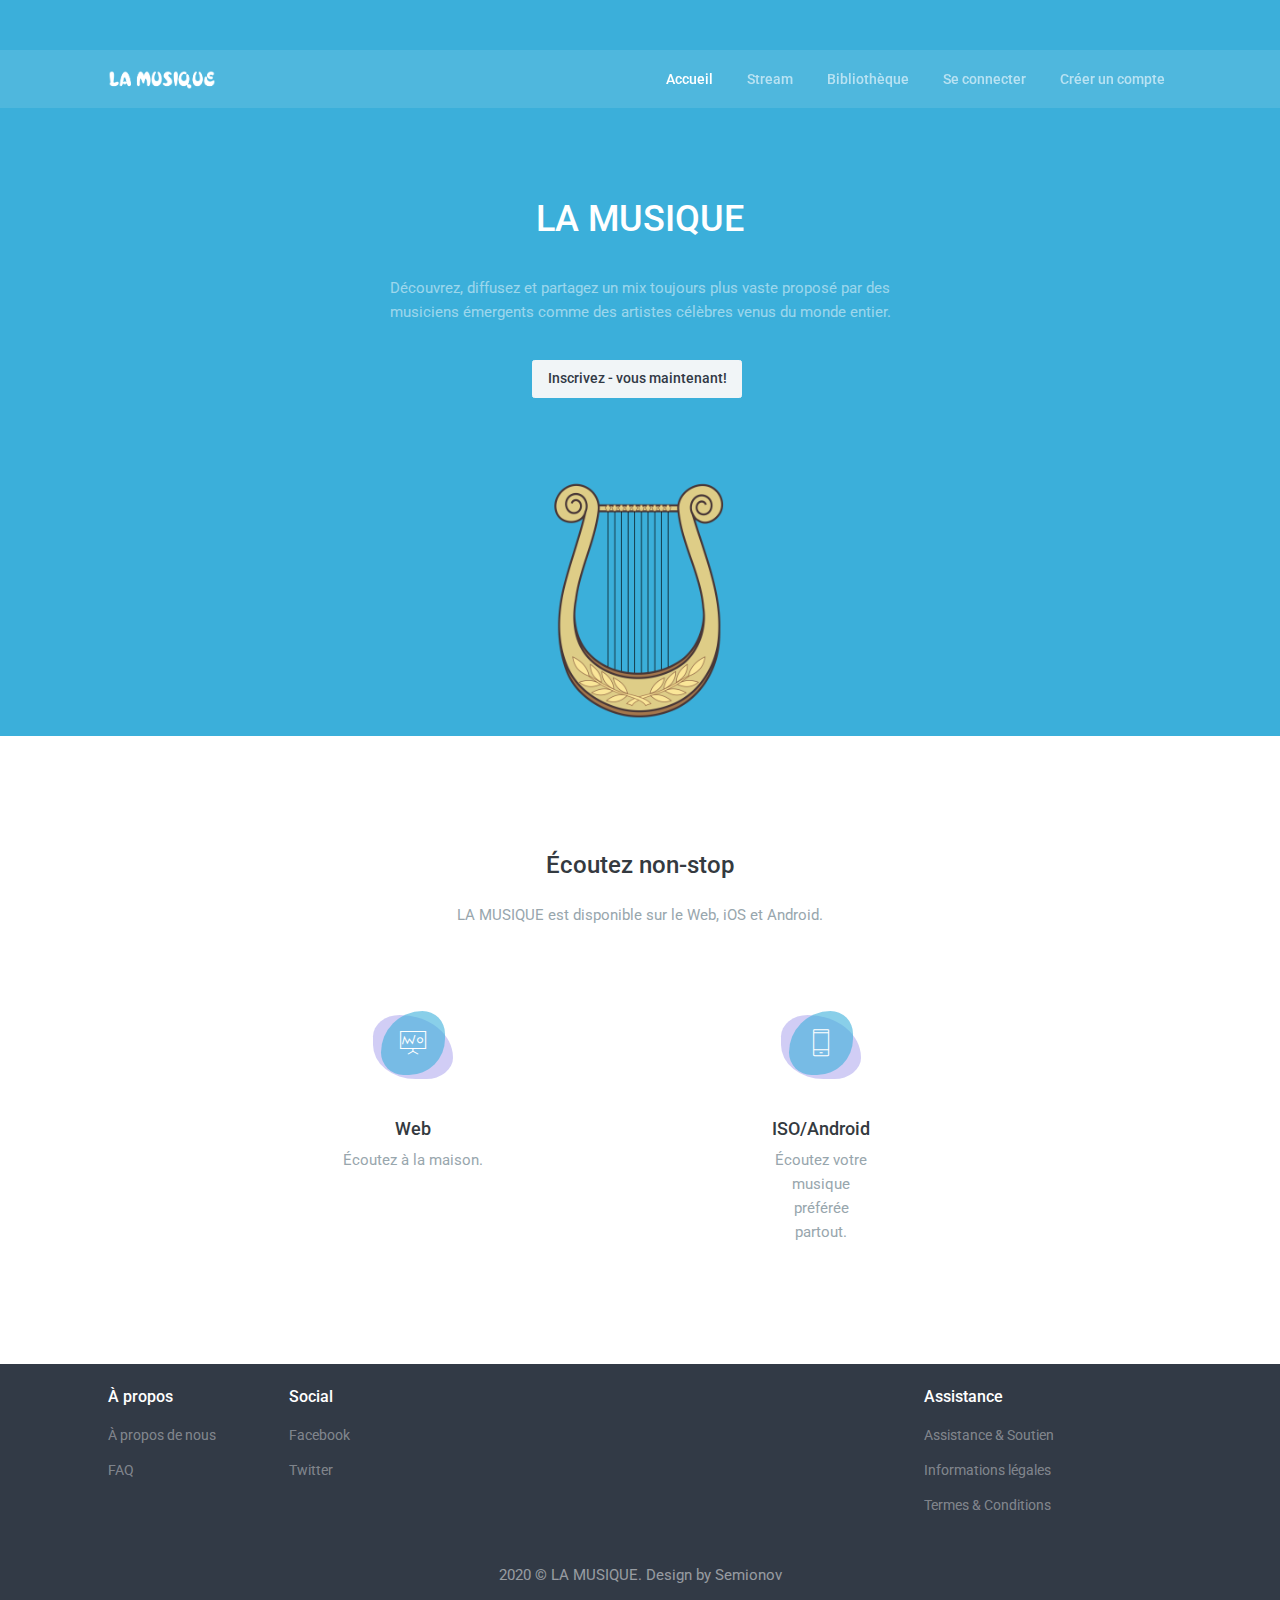
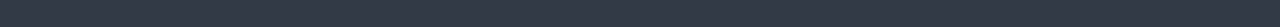
<file: tw/index.html>
<!DOCTYPE html>
<html>

    <head>
       
        <title>LA MUSIQUE</title>
        <meta name="viewport" content="width=device-width, initial-scale=1.0">
        <meta content="Pour tout" name="description" />
        <meta content="Coderthemes" name="author" />
        <meta http-equiv="X-UA-Compatible" content="IE=edge" />

        <!-- App favicon -->
        <link rel="shortcut icon" href="images/favicon.ico">

        <!-- Bootstrap core CSS -->
        <link rel="stylesheet" href="css/bootstrap.min.css" type="text/css">

        <!--Material Icon -->
        <link rel="stylesheet" type="text/css" href="css/materialdesignicons.min.css" />

        <!--pe-icon-7 Icon -->
        <link rel="stylesheet" type="text/css" href="css/pe-icon-7-stroke.css" />

        <!-- Custom  css -->
        <link rel="stylesheet" type="text/css" href="css/style.css" />

    </head>

    <body>

        <header class="sticky">
            

            <!--Navbar Start-->
            <nav class="navbar navbar-expand-lg fixed-top navbar-custom" id="navbar">
                <div class="container-fluid">
                    <!-- LOGO -->
                    <a class="logo text-uppercase" href="index.html">

                        <img src="images/logo-light-4.png" alt="" class="logo-light" height="20" />
                        <img src="images/logo-dark-2.png" alt="" class="logo-dark" height="20" />
                    </a>

                    <button class="navbar-toggler" type="button" data-toggle="collapse" data-target="#navbarCollapse" aria-controls="navbarCollapse" aria-expanded="false" aria-label="Toggle navigation">
                        <i class="mdi mdi-menu"></i>
                    </button>
                    <div class="collapse navbar-collapse" id="navbarCollapse">
                        <ul class="navbar-nav ml-auto navbar-center" id="mySidenav">
                            <li class="nav-item active">
                                <a href="index.html" class="nav-link">Accueil</a>
                            </li>
                            <li class="nav-item">
                                <a href="new-pages-stream.html" class="nav-link">Stream</a>
                            </li>
                            <li class="nav-item">
                                <a href="new-pages-library.html" class="nav-link">Bibliothèque</a>
                            </li>
                            <li class="nav-item">
                                <a href="pages-login.html" class="nav-link">Se connecter</a>
                            </li>
                            <li class="nav-item">
                                <a href="pages-register.html" class="nav-link">Créer un compte</a>
                            </li>
                        </ul>
                    </div>
                </div>
            </nav>
            <!-- Navbar End -->
        </header>

        <!-- home start -->
        <section class="bg-home bg-primary" id="home">
            <div class="container-fluid">
                <div class="row justify-content-center">
                    <div class="col-lg-6">
                        <div class="home-content text-center mb-4">
                            <h1 class="home-title mb-4 text-white">LA MUSIQUE</h1>
                            <p class="text-white-50 home-desc mb-4">Découvrez, diffusez et partagez un mix toujours plus vaste proposé par des musiciens émergents comme des artistes célèbres venus du monde entier.</p>
                            <div>
                                <a href="pages-register.html" class="btn btn-light mr-1 mb-4">Inscrivez - vous maintenant!</a>
                             </div>
                        </div>
                    </div>
                </div>   
                <!-- end row -->

                <div class="row justify-content-center">
                    <div class="col-lg-7">
                        <div class="home-img">
                            <img src="images/home.png" width = "200" height = "100" alt="" class="img-fluid mx-auto d-block">
                        </div>
                    </div>
                </div>
                <!-- end row -->
            </div>
            <!-- end container-fluid -->
        </section>
        <!-- home end -->

        <!-- services start -->
        <section class="section" id="services">
            <div class="container-fluid">
                <div class="row justify-content-center">
                    <div class="col-lg-7">
                        <div class="title text-center my-4">
                            <h3 class="mb-3">Écoutez non-stop</h3>
                            <p class="text-muted">LA MUSIQUE est disponible sur le Web, iOS et Android.</p>
                        </div>
                    </div>
                </div>
                <!-- end row -->
                <div class="row">
                    <div class="col-lg-2w col-sm-7">
                        <div class="services-box text-center mt-3 p-3">
                            <div class="services-icon mb-3">
                                <i class="pe-7s-display1 h2 mt-0"></i>
                            </div>
                            <h4>Web</h4>
                            <p class="text-muted">Écoutez à la maison.</p>
                        </div>
                    </div>
                    <div class="col-lg-2 col-sm-3">
                        <div class="services-box text-center mt-3 p-3">
                            <div class="services-icon mb-3">
                                <i class="pe-7s-phone h2 mt-0"></i>
                            </div>
                            <h4>ISO/Android</h4>
                            <p class="text-muted">Écoutez votre musique préférée partout.</p>
                        </div>
                    </div>
                </div>
                <!-- end row -->
            </div>
            <!-- end container-fluid -->
        </section>
        <!-- services end -->

        <!-- footer start -->
        <footer class="bg-dark footer text-white">
            <div class="container-fluid">
                <div class="row">
                    <div class="col-sm-2">
                        <h5 class="footer-title text-white mt-3 mb-2">À propos</h5>
                        <ul class="list-unstyled footer-list">
                            <li><a href="about.html">À propos de nous</a></li>
                            <li><a href="faq.html">FAQ</a></li>
                        </ul>
                    </div>
                    <div class="col-sm-7">
                        <h5 class="footer-title text-white mt-3 mb-2">Social</h5>
                        <ul class="list-unstyled footer-list">
                            <li><a href="">Facebook</a></li>
                            <li><a href="">Twitter</a></li>
                        </ul>
                    </div>
                    <div class="col-sm-3">
                        <h5 class="footer-title text-white mt-3 mb-2">Assistance</h5>
                        <ul class="list-unstyled footer-list">
                            <li><a href="contact.html">Assistance & Soutien</a></li>
                            <li><a href="">Informations légales</a></li>
                            <li><a href="">Termes & Conditions</a></li>
                        </ul>
                    </div>
                </div>
                <!-- end row -->
                <div class="row">
                    <div class="col-lg-12">
                        <div class="py-3">
                            <div class="text-center">
                                <p class="text-white-50">2020 © LA MUSIQUE. Design by <a href="" target="_blank" class="text-white-50">Semionov</a> </p>
                            </div>
                        </div>
                    </div>
                </div>
                <!-- end row -->
            </div>
            <!-- container-fluid end -->
        </footer>
        <!-- footer end -->

        <!-- javascript -->
        <script src="js/jquery.min.js"></script>
        <script src="js/bootstrap.bundle.min.js"></script>
        <script src="js/jquery.easing.min.js"></script>

        <!-- custom js -->
        <script src="js/app.js"></script>
    </body>

</html>
</file>
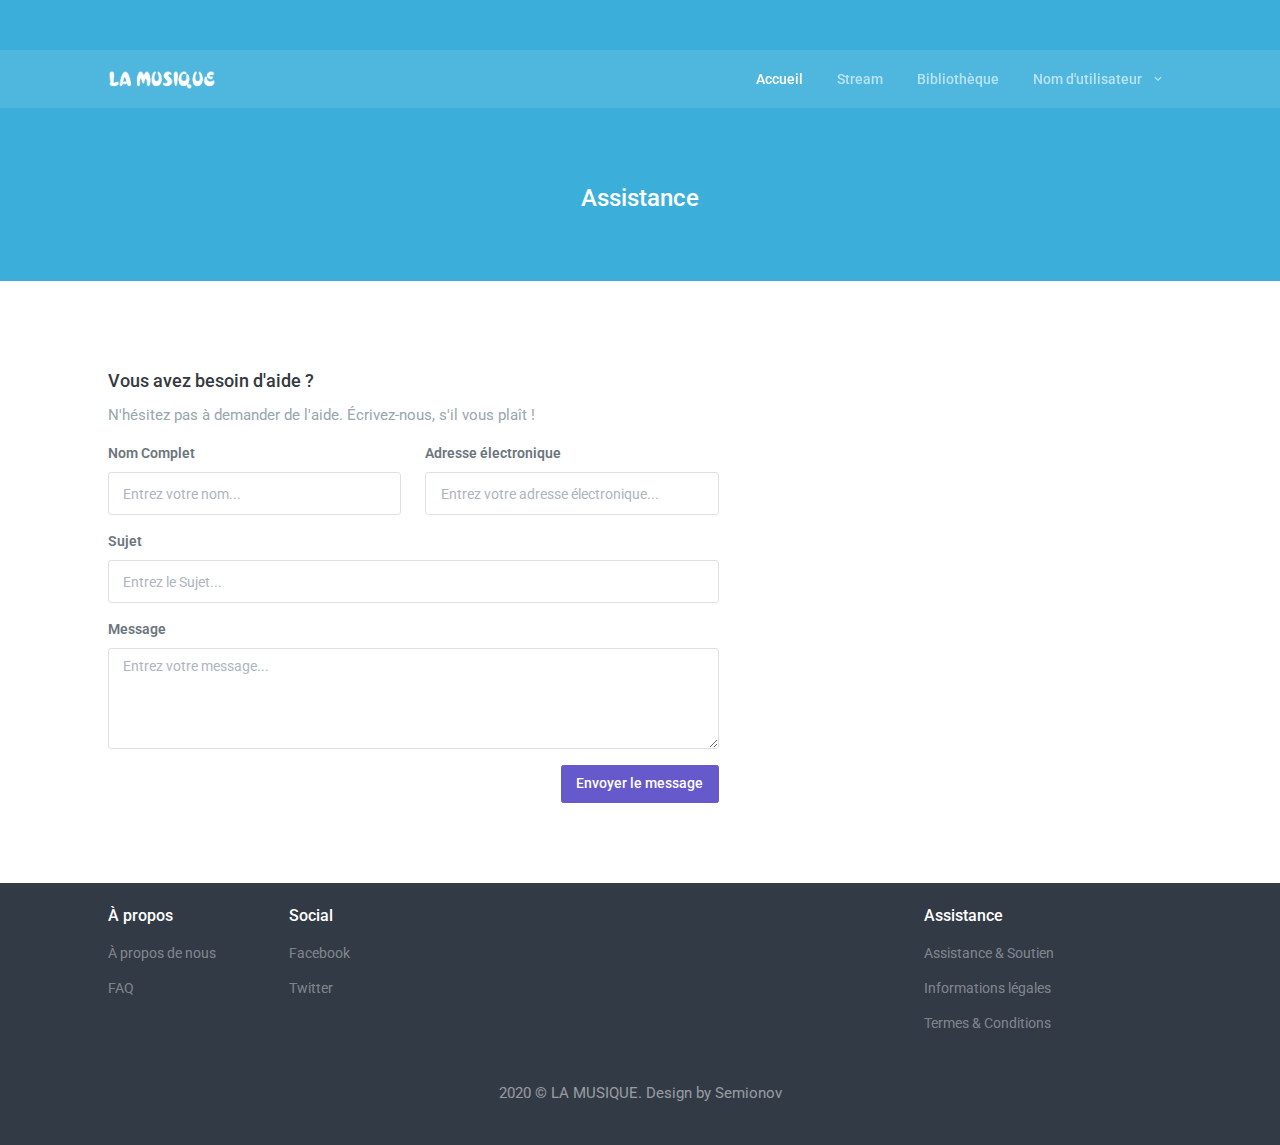
<file: tw/contact.html>
<!DOCTYPE html>
<html>

    <head>
        <meta charset="utf-8" />
        <title>LA MUSIQUE</title>
        <meta name="viewport" content="width=device-width, initial-scale=1.0">
        <meta content="A fully featured admin theme which can be used to build CRM, CMS, etc." name="description" />
        <meta content="Coderthemes" name="author" />
        <meta http-equiv="X-UA-Compatible" content="IE=edge" />

        <!-- App favicon -->
        <link rel="shortcut icon" href="images/favicon.ico">

        <!-- Bootstrap core CSS -->
        <link rel="stylesheet" href="css/bootstrap.min.css" type="text/css">

        <!--Material Icon -->
        <link rel="stylesheet" type="text/css" href="css/materialdesignicons.min.css" />

        <!--pe-icon-7 Icon -->
        <link rel="stylesheet" type="text/css" href="css/pe-icon-7-stroke.css" />

        <!-- Custom  css -->
        <link rel="stylesheet" type="text/css" href="css/style.css" />

    </head>

    <body>

        <header class="sticky">
            

            <!--Navbar Start-->
            <nav class="navbar navbar-expand-lg fixed-top navbar-custom" id="navbar">
                <div class="container-fluid">
                    <!-- LOGO -->
                    <a class="logo text-uppercase" href="index.html">
                        <img src="images/logo-light-4.png" alt="" class="logo-light" height="20" />
                        <img src="images/logo-dark-2.png" alt="" class="logo-dark" height="20" />
                    </a>

                    <button class="navbar-toggler" type="button" data-toggle="collapse" data-target="#navbarCollapse" aria-controls="navbarCollapse" aria-expanded="false" aria-label="Toggle navigation">
                        <i class="mdi mdi-menu"></i>
                    </button>
                    <div class="collapse navbar-collapse" id="navbarCollapse">
                        <ul class="navbar-nav ml-auto navbar-center" id="mySidenav">
                            <li class="nav-item active">
                                <a href="index.html" class="nav-link">Accueil</a>
                            </li>
                            <li class="nav-item">
                                <a href="new-pages-stream.html" class="nav-link">Stream</a>
                            </li>
                            <li class="nav-item">
                                <a href="new-pages-library.html" class="nav-link">Bibliothèque</a>
                            </li>
                            <li class="nav-item">
                                <div class="dropdown">
                                    <a class="nav-link dropdown-toggle arrow-none" href="" role="button" data-toggle="dropdown" aria-haspopup="true" aria-expanded="false">
                                             Nom d'utilisateur <i class="mdi mdi-chevron-down ml-1"></i>
                                    </a>
                                    <div class="dropdown-menu dropdown-menu-right">
                                        <a class="dropdown-item" href="profile.html">Profil</a>
                                        <a class="dropdown-item" href="favourite.html">Favoris</a>
                                        <a class="dropdown-item" href="following.html">Abonnements</a>
                                        <a class="dropdown-item" href="parameters.html">Paramètres</a>
                                        <div class="dropdown-divider"></div>
                                        <a class="dropdown-item" href="pages-logout.html">Se déconnecter</a>
                                    </div>                                                               
                                </div>
                            </li>
                        </ul>
                    </div>
                </div>
            </nav>
            <!-- Navbar End -->
        </header>

        <!-- title start -->
        <section class="page-header-box bg-primary">
            <div class="container-fluid">
                <div class="row">
                    <div class="col-lg-12">
                        <div class="text-center">
                            <h3 class="page-header-title text-white">Assistance</h3>
                        </div>
                    </div>
                </div> <!--end row-->
            </div> <!--end container-->
        </section>
        <!-- title end -->

        <!-- contact start -->
        <section class="section">
            <div class="container-fluid">
                
                <!-- end row -->

                <div class="row">
                    
                    <div class="col-lg-7">
                                <h4 class="mb-2">Vous avez besoin d'aide ?</h4>
                                    <p class="text-muted"> N'hésitez pas à demander de l'aide. Écrivez-nous, s'il vous plaît ! </p>
                        <div class="custom-form bg-white">
                            <div id="message"></div>
                            <form method="post" action="php/contact.php" name="contact-form" id="contact-form">
                                <div class="row">
                                    <div class="col-lg-6">
                                        <div class="form-group">
                                            <label for="name">Nom Complet</label>
                                            <input name="name" id="name" type="text" class="form-control" placeholder="Entrez votre nom...">
                                        </div>
                                    </div>
                                    <div class="col-lg-6">
                                        <div class="form-group">
                                            <label for="email">Adresse électronique</label>
                                            <input name="email" id="email" type="email" class="form-control" placeholder="Entrez votre adresse électronique...">
                                        </div>
                                    </div>
                                </div>
                                <!-- end row -->

                                <div class="row">
                                    <div class="col-lg-12">
                                        <div class="form-group">
                                            <label for="subject">Sujet</label>
                                            <input name="subject" id="subject" type="text" class="form-control" placeholder="Entrez le Sujet...">
                                        </div>
                                    </div>
                                </div>
                                <!-- end row -->

                                <div class="row">
                                    <div class="col-lg-12">
                                        <div class="form-group">
                                            <label for="comments">Message</label>
                                            <textarea name="comments" id="comments" rows="4" class="form-control" placeholder="Entrez votre message..."></textarea>
                                        </div>
                                    </div>
                                </div>
                                <!-- end row -->

                                <div class="row">
                                    <div class="col-lg-12 text-right">
                                        <input type="submit" id="submit" name="send" class="submitBnt btn btn-purple" value="Envoyer le message">
                                        <div id="simple-msg"></div>
                                    </div>
                                </div>
                                <!-- end row -->
                            </form>
                        </div>
                        <!-- end custom-form -->
        
        
                    </div>
                </div>
            </div>
            <!-- end container-fluid -->
        </section>
        <!-- contact end -->
    

        <!-- footer start -->
        <footer class="bg-dark footer text-white">
            <div class="container-fluid">
                <div class="row">
                    <div class="col-sm-2">
                        <h5 class="footer-title text-white mt-3 mb-2">À propos</h5>
                        <ul class="list-unstyled footer-list">
                            <li><a href="about.html">À propos de nous</a></li>
                            <li><a href="faq.html">FAQ</a></li>
                        </ul>
                    </div>
                    <div class="col-sm-7">
                        <h5 class="footer-title text-white mt-3 mb-2">Social</h5>
                        <ul class="list-unstyled footer-list">
                            <li><a href="">Facebook</a></li>
                            <li><a href="">Twitter</a></li>
                        </ul>
                    </div>
                    <div class="col-sm-3">
                        <h5 class="footer-title text-white mt-3 mb-2">Assistance</h5>
                        <ul class="list-unstyled footer-list">
                            <li><a href="contact.html">Assistance & Soutien</a></li>
                            <li><a href="">Informations légales</a></li>
                            <li><a href="">Termes & Conditions</a></li>
                        </ul>
                    </div>
                </div>
                <!-- end row -->
                <div class="row">
                    <div class="col-lg-12">
                        <div class="py-3">
                            <div class="text-center">
                                <p class="text-white-50">2020 © LA MUSIQUE. Design by <a href="" target="_blank" class="text-white-50">Semionov</a> </p>
                            </div>
                        </div>
                    </div>
                </div>
                <!-- end row -->
            </div>
            <!-- container-fluid end -->
        </footer>
        <!-- footer end -->
    
        
        <!-- javascript -->
        <script src="js/jquery.min.js"></script>
        <script src="js/bootstrap.bundle.min.js"></script>
        <script src="js/jquery.easing.min.js"></script>

        <!-- custom js -->
        <script src="js/app.js"></script>
    </body>

</html>
</file>
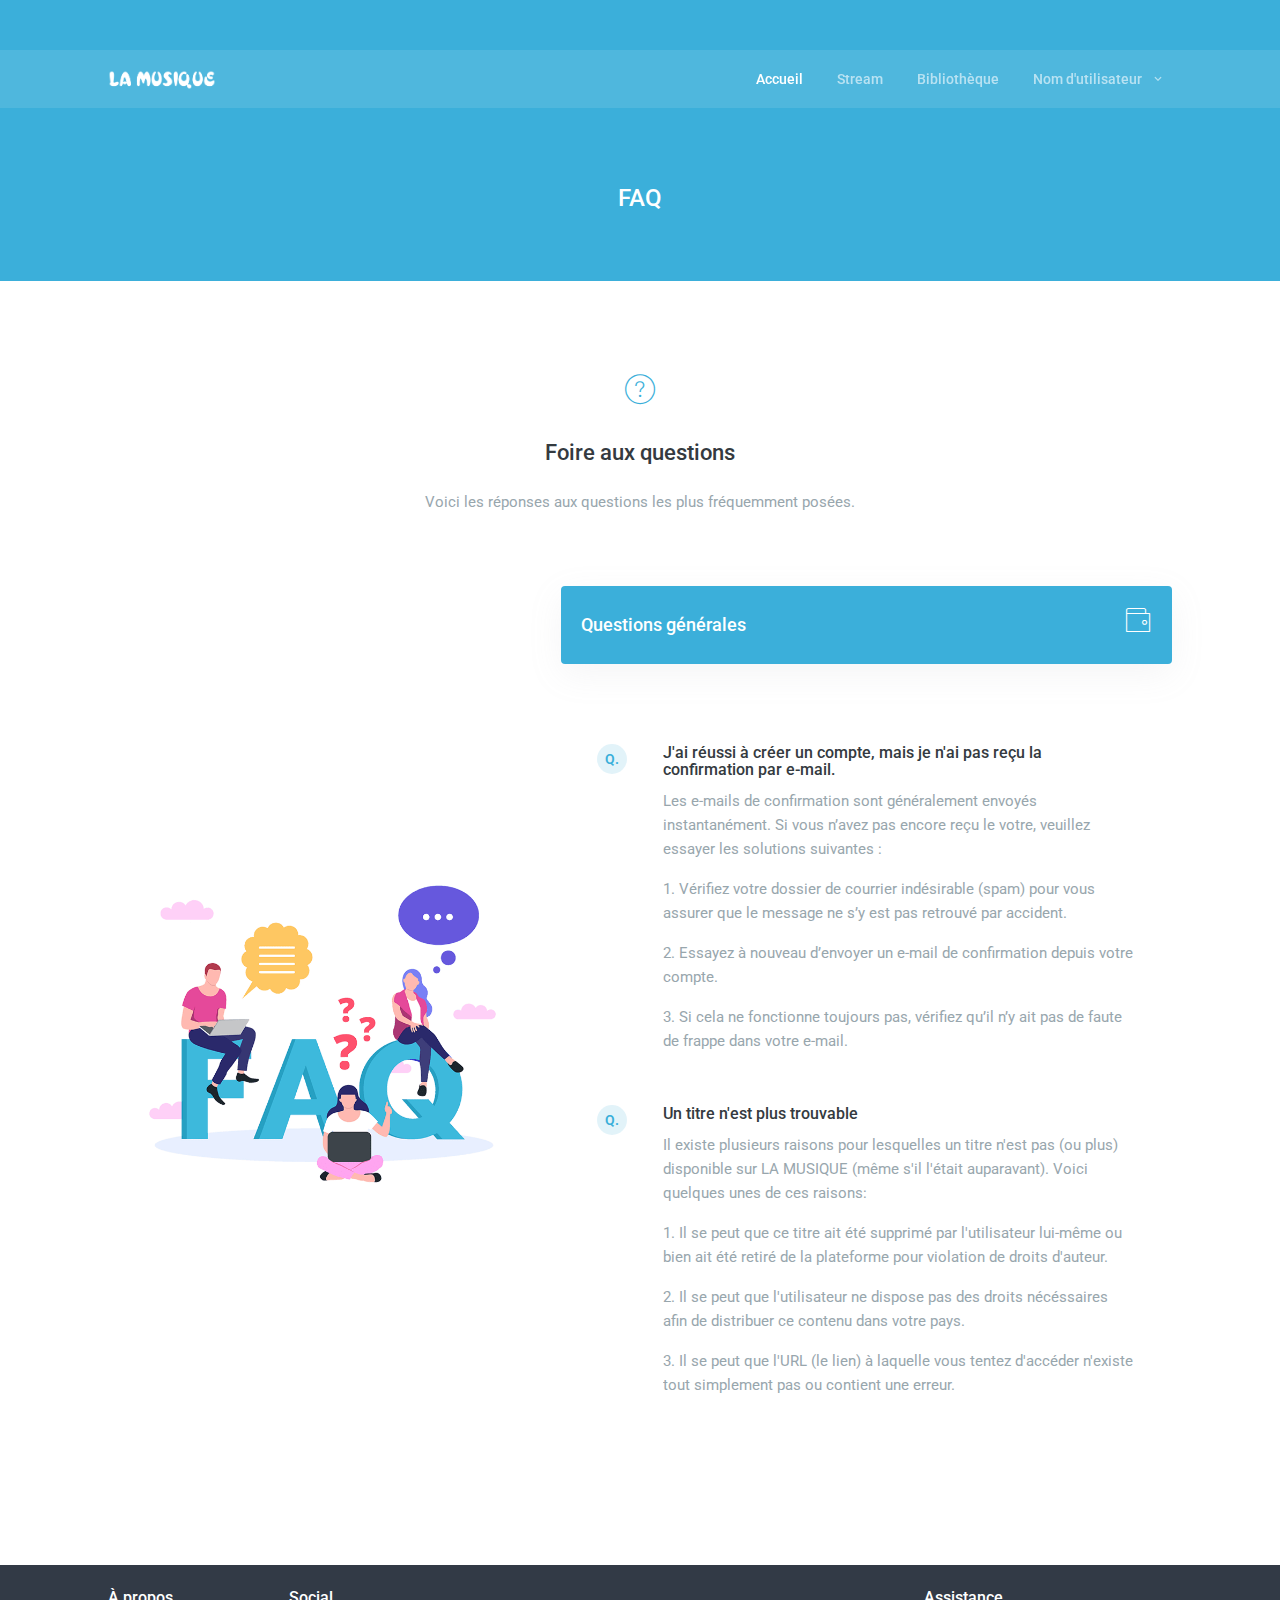
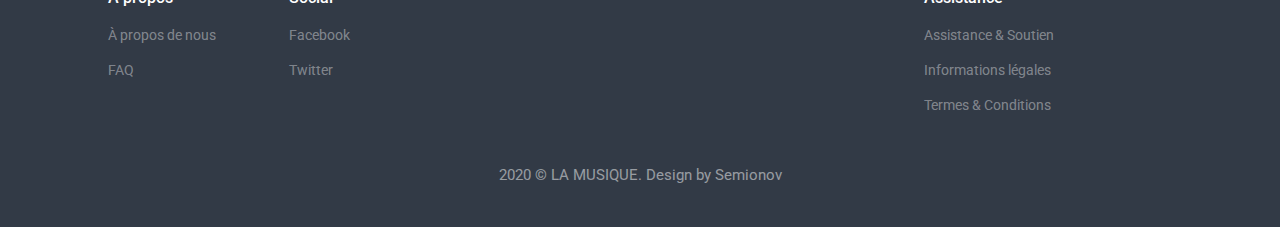
<file: tw/faq.html>
<!DOCTYPE html>
<html>

    <head>
        <meta charset="utf-8" />
        <title>LA MUSIQUE</title>
        <meta name="viewport" content="width=device-width, initial-scale=1.0">
        <meta content="A fully featured admin theme which can be used to build CRM, CMS, etc." name="description" />
        <meta content="Coderthemes" name="author" />
        <meta http-equiv="X-UA-Compatible" content="IE=edge" />

        <!-- App favicon -->
        <link rel="shortcut icon" href="images/favicon.ico">

        <!-- Bootstrap core CSS -->
        <link rel="stylesheet" href="css/bootstrap.min.css" type="text/css">

        <!--Material Icon -->
        <link rel="stylesheet" type="text/css" href="css/materialdesignicons.min.css" />

        <!--pe-icon-7 Icon -->
        <link rel="stylesheet" type="text/css" href="css/pe-icon-7-stroke.css" />

        <!-- Custom  css -->
        <link rel="stylesheet" type="text/css" href="css/style.css" />

    </head>

    <body>

        <header class="sticky">
            

            <!--Navbar Start-->
            <nav class="navbar navbar-expand-lg fixed-top navbar-custom" id="navbar">
                <div class="container-fluid">
                    <!-- LOGO -->
                    <a class="logo text-uppercase" href="index.html">
                        <img src="images/logo-light-4.png" alt="" class="logo-light" height="20" />
                        <img src="images/logo-dark-2.png" alt="" class="logo-dark" height="20" />
                    </a>

                    <button class="navbar-toggler" type="button" data-toggle="collapse" data-target="#navbarCollapse" aria-controls="navbarCollapse" aria-expanded="false" aria-label="Toggle navigation">
                        <i class="mdi mdi-menu"></i>
                    </button>
                    <div class="collapse navbar-collapse" id="navbarCollapse">
                        <ul class="navbar-nav ml-auto navbar-center" id="mySidenav">
                            <li class="nav-item active">
                                <a href="index.html" class="nav-link">Accueil</a>
                            </li>
                            <li class="nav-item">
                                <a href="new-pages-stream.html" class="nav-link">Stream</a>
                            </li>
                            <li class="nav-item">
                                <a href="new-pages-library.html" class="nav-link">Bibliothèque</a>
                            </li>
                            <li class="nav-item">
                                <div class="dropdown">
                                    <a class="nav-link dropdown-toggle arrow-none" href="" role="button" data-toggle="dropdown" aria-haspopup="true" aria-expanded="false">
                                             Nom d'utilisateur <i class="mdi mdi-chevron-down ml-1"></i>
                                    </a>
                                    <div class="dropdown-menu dropdown-menu-right">
                                        <a class="dropdown-item" href="profile.html">Profil</a>
                                        <a class="dropdown-item" href="favourite.html">Favoris</a>
                                        <a class="dropdown-item" href="following.html">Abonnements</a>
                                        <a class="dropdown-item" href="parameters.html">Paramètres</a>
                                        <div class="dropdown-divider"></div>
                                        <a class="dropdown-item" href="pages-logout.html">Se déconnecter</a>
                                    </div>                                                               
                                </div>
                            </li>
                        </ul>
                    </div>
                </div>
            </nav>
            <!-- Navbar End -->
        </header>

        <!-- title start -->
        <section class="page-header-box bg-primary">
            <div class="container-fluid">
                <div class="row">
                    <div class="col-lg-12">
                        <div class="text-center">
                            <h3 class="page-header-title text-white">FAQ</h3>
                        </div>
                    </div>
                </div> <!--end row-->
            </div> <!--end container-->
        </section>
        <!-- title end -->

        

        <!-- faq start -->
        <section class="section" id="faq">
            <div class="container-fluid">
                <div class="row justify-content-center">
                    <div class="col-lg-6">
                        <div class="title text-center mb-5">
                            <i class="pe-7s-help1 h1 text-primary mb-3"></i>
                            <h3 class="font-22 mb-3"> Foire aux questions </h3>
                            <p class="text-muted">Voici les réponses aux questions les plus fréquemment posées.</p>
                        </div>
                    </div>
                </div>
                <!-- end row -->

                <div class="row align-items-center">
                    <div class="col-lg-5">
                        <div>
                            <img src="images/faq-img.png" alt="" class="img-fluid mx-auto d-block">
                        </div>
                    </div>

                    <div class="col-lg-7">
                        <ul class="nav nav-pills faq-nav-tabs nav-justified mb-3" id="pills-tab" role="tablist">
                            <li class="nav-item text-sm-left">
                                <a class="nav-link active" id="pills-general-tab" data-toggle="pill" href="#pills-general" role="tab" aria-controls="pills-general" aria-selected="true">
                                    <div class="clearfix">
                                        <i class="pe-7s-wallet text-purple float-md-right text-md-center h2 m-0"></i>
                                        <h4 class="mr-2 d-none d-sm-inline-block"> Questions générales </h4>
                                    </div>
                                </a>
                            </li>
                            
                        </ul>
                        <div class="tab-content faq-tab-content" id="pills-tabContent">
                            <div class="tab-pane fade show active" id="pills-general" role="tabpanel" aria-labelledby="pills-general-tab">
                                <div class="row">
                                    <div class="col-lg-12">
                                        <div class="p-4">
                                            <div class="faq-box mb-4">
                                                <div class="faq-question-q-box float-left mr-4">Q.</div>
                                                <div class="overflow-hidden">
                                                    <h5 class="font-16 mt-0">J'ai réussi à créer un compte, mais je n'ai pas reçu la confirmation par e-mail. </h5>
                                                    <p class="text-muted">Les e-mails de confirmation sont généralement envoyés instantanément. Si vous n’avez pas encore reçu le votre, veuillez essayer les solutions suivantes :</p>
                                                    <p class="text-muted">1. Vérifiez votre dossier de courrier indésirable (spam) pour vous assurer que le message ne s’y est pas retrouvé par accident.</p>
                                                    <p class="text-muted">2.  Essayez à nouveau d’envoyer un e-mail de confirmation depuis votre compte.</p>
                                                    <p class="text-muted">3.  Si cela ne fonctionne toujours pas, vérifiez qu’il n’y ait pas de faute de frappe dans votre e-mail.</p>
                                                </div>
                                            </div>

                                            <div class="faq-box mb-4">
                                                <div class="faq-question-q-box float-left mr-4">Q.</div>
                                                <div class="overflow-hidden">
                                                    <h5 class="font-16 mt-0">Un titre n'est plus trouvable</h5>
                                                    <p class="text-muted"> Il existe plusieurs raisons pour lesquelles un titre n'est pas (ou plus) disponible sur LA MUSIQUE (même s'il l'était auparavant). Voici quelques unes de ces raisons:</p>
                                                    <p class="text-muted">1. Il se peut que ce titre ait été supprimé par l'utilisateur lui-même ou bien ait été retiré de la plateforme pour violation de droits d'auteur.</p>
                                                    <p class="text-muted">2. Il se peut que l'utilisateur ne dispose pas des droits nécéssaires afin de distribuer ce contenu dans votre pays.</p>
                                                    <p class="text-muted">3. Il se peut que l'URL (le lien) à laquelle vous tentez d'accéder n'existe tout simplement pas ou contient une erreur.</p>
                                                </div>
                                            </div>
                                        </div>
                                    </div>
                                </div>
                                <!-- end row -->
                            </div>
                            
                            <!-- end tab-pane -->
                        </div>
                    </div>
                </div>
                <!-- end row -->

            </div>
            <!-- end container-fluid -->
        </section>
        <!-- faq end -->

        <!-- footer start -->
        <footer class="bg-dark footer text-white">
            <div class="container-fluid">
                <div class="row">
                    <div class="col-sm-2">
                        <h5 class="footer-title text-white mt-3 mb-2">À propos</h5>
                        <ul class="list-unstyled footer-list">
                            <li><a href="about.html">À propos de nous</a></li>
                            <li><a href="faq.html">FAQ</a></li>
                        </ul>
                    </div>
                    <div class="col-sm-7">
                        <h5 class="footer-title text-white mt-3 mb-2">Social</h5>
                        <ul class="list-unstyled footer-list">
                            <li><a href="">Facebook</a></li>
                            <li><a href="">Twitter</a></li>
                        </ul>
                    </div>
                    <div class="col-sm-3">
                        <h5 class="footer-title text-white mt-3 mb-2">Assistance</h5>
                        <ul class="list-unstyled footer-list">
                            <li><a href="contact.html">Assistance & Soutien</a></li>
                            <li><a href="">Informations légales</a></li>
                            <li><a href="">Termes & Conditions</a></li>
                        </ul>
                    </div>
                </div>
                <!-- end row -->
                <div class="row">
                    <div class="col-lg-12">
                        <div class="py-3">
                            <div class="text-center">
                                <p class="text-white-50">2020 © LA MUSIQUE. Design by <a href="" target="_blank" class="text-white-50">Semionov</a> </p>
                            </div>
                        </div>
                    </div>
                </div>
                <!-- end row -->
            </div>
            <!-- container-fluid end -->
        </footer>
        <!-- footer end -->

        <!-- javascript -->
        <script src="js/jquery.min.js"></script>
        <script src="js/bootstrap.bundle.min.js"></script>
        <script src="js/jquery.easing.min.js"></script>

        <!-- custom js -->
        <script src="js/app.js"></script>
    </body>

</html>
</file>
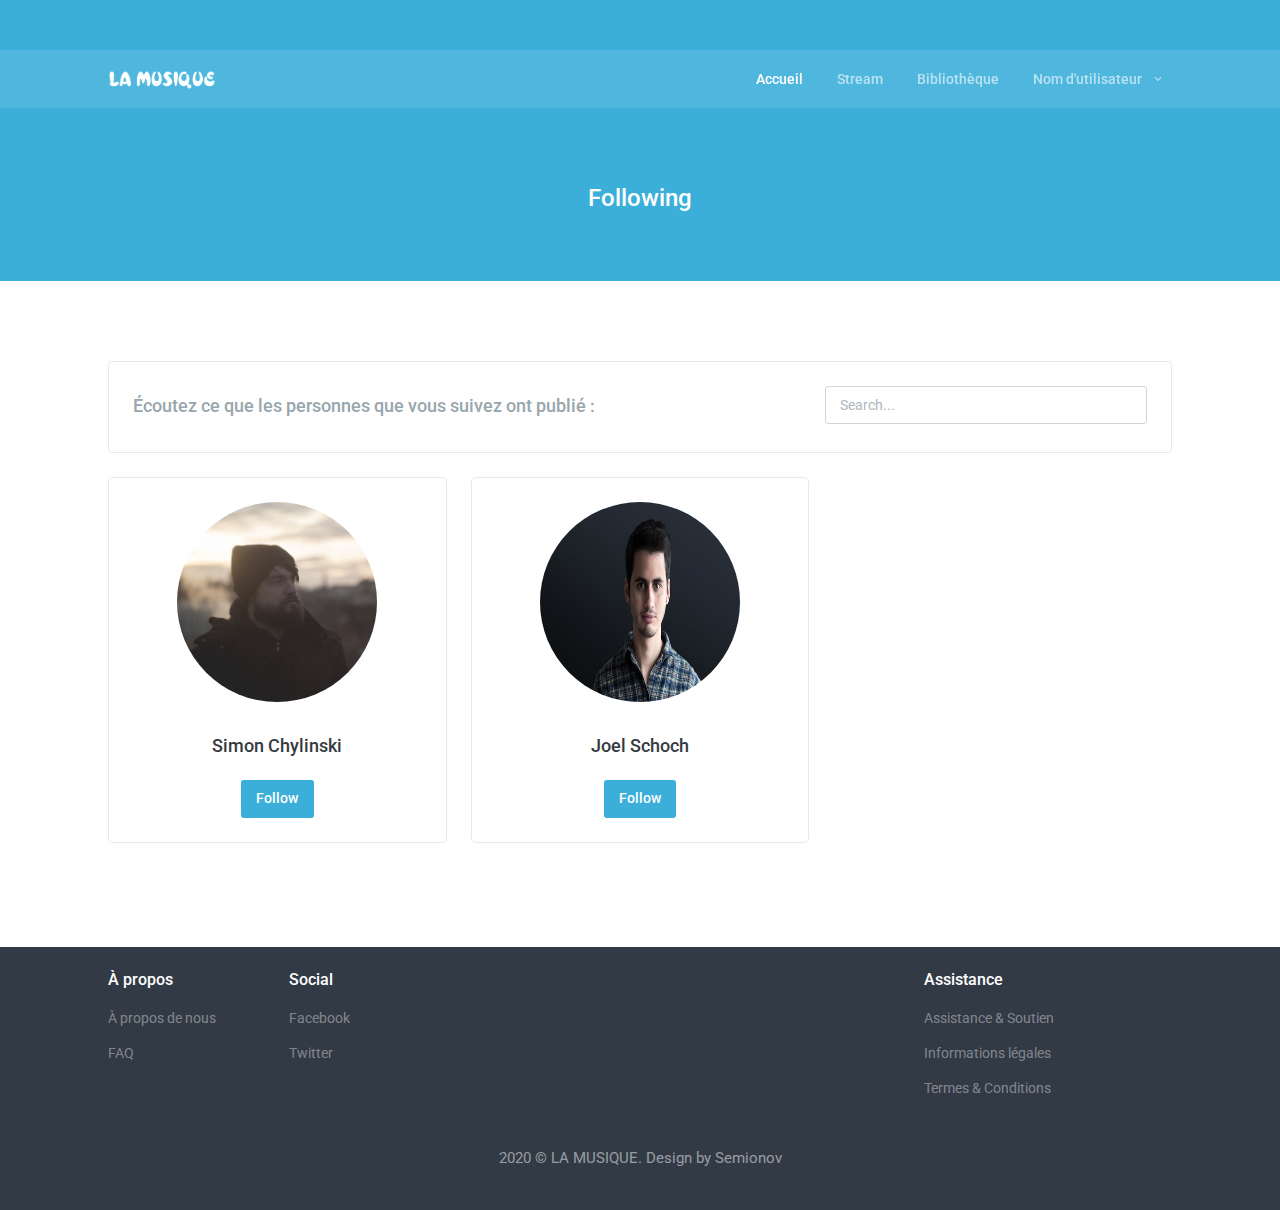
<file: tw/following.html>
<!DOCTYPE html>
<html>

    <head>
        <meta charset="utf-8" />
        <title>LA MUSIQUE</title>
        <meta name="viewport" content="width=device-width, initial-scale=1.0">
        <meta content="A fully featured admin theme which can be used to build CRM, CMS, etc." name="description" />
        <meta content="Coderthemes" name="author" />
        <meta http-equiv="X-UA-Compatible" content="IE=edge" />

        <!-- App favicon -->
        <link rel="shortcut icon" href="images/favicon.ico">

        <!-- Bootstrap core CSS -->
        <link rel="stylesheet" href="css/bootstrap.min.css" type="text/css">

        <!--Material Icon -->
        <link rel="stylesheet" type="text/css" href="css/materialdesignicons.min.css" />

        <!--pe-icon-7 Icon -->
        <link rel="stylesheet" type="text/css" href="css/pe-icon-7-stroke.css" />

        <!-- Custom  css -->
        <link rel="stylesheet" type="text/css" href="css/style.css" />

    </head>

    <body>

        <header class="sticky">
            

            <!--Navbar Start-->
            <nav class="navbar navbar-expand-lg fixed-top navbar-custom" id="navbar">
                <div class="container-fluid">
                    <!-- LOGO -->
                    <a class="logo text-uppercase" href="index.html">
                        <img src="images/logo-light-4.png" alt="" class="logo-light" height="20" />
                        <img src="images/logo-dark-2.png" alt="" class="logo-dark" height="20" />
                    </a>

                    <button class="navbar-toggler" type="button" data-toggle="collapse" data-target="#navbarCollapse" aria-controls="navbarCollapse" aria-expanded="false" aria-label="Toggle navigation">
                        <i class="mdi mdi-menu"></i>
                    </button>
                    <div class="collapse navbar-collapse" id="navbarCollapse">
                        <ul class="navbar-nav ml-auto navbar-center" id="mySidenav">
                            <li class="nav-item active">
                                <a href="index.html" class="nav-link">Accueil</a>
                            </li>
                            <li class="nav-item">
                                <a href="new-pages-stream.html" class="nav-link">Stream</a>
                            </li>
                            <li class="nav-item">
                                <a href="new-pages-library.html" class="nav-link">Bibliothèque</a>
                            </li>
                            <li class="nav-item">
                                <div class="dropdown">
                                    <a class="nav-link dropdown-toggle arrow-none" href="" role="button" data-toggle="dropdown" aria-haspopup="true" aria-expanded="false">
                                             Nom d'utilisateur <i class="mdi mdi-chevron-down ml-1"></i>
                                    </a>
                                    <div class="dropdown-menu dropdown-menu-right">
                                        <a class="dropdown-item" href="profile.html">Profil</a>
                                        <a class="dropdown-item" href="favourite.html">Favoris</a>
                                        <a class="dropdown-item" href="following.html">Abonnements</a>
                                        <a class="dropdown-item" href="parameters.html">Paramètres</a>
                                        <div class="dropdown-divider"></div>
                                        <a class="dropdown-item" href="pages-logout.html">Se déconnecter</a>
                                    </div>                                                               
                                </div>
                            </li>
                        </ul>
                    </div>
                </div>
            </nav>
            <!-- Navbar End -->
        </header>

        <!-- title start -->
        <section class="page-header-box bg-primary">
            <div class="container-fluid">
                <div class="row">
                    <div class="col-lg-12">
                        <div class="text-center">
                            <h3 class="page-header-title text-white">Following</h3>
                        </div>
                    </div>
                </div> <!--end row-->
            </div> <!--end container-->
        </section>
        <!-- title end -->

        

         <div class="section">
            <div class="container-fluid">
                <div class="row">
                    <div class="col-12">
                        <div class="card-box">
                            <div class="row">
                                <div class="col-lg-8">
                                    <form class="form-inline">
                                        <div class="form-group">
                                            <h4 class="text-muted mb-2"> Écoutez ce que les personnes que vous suivez ont publié : </h4>   
                                        </div>   
                                    </form>
                                </div>
                                <div class="col-lg-4">
                                 <label for="inputPassword2" class="sr-only">Search</label>
                                            <input type="search" class="form-control" id="inputPassword2" placeholder="Search...">   
                                </div><!-- end col-->
                            </div> <!-- end row -->
                        </div> <!-- end card-box -->
                    </div><!-- end col-->
                </div>
                <div class="row">
                    <div class="col-md-4">
                        <div class="card-box">
                            <div class="text-center">
                                <img src="images/Simon Chylinski.jpg" alt="logo" class="avatar-xl rounded-circle mb-3" height="200" width="200">
                                <h4 class="mb-3">Simon Chylinski</h4>   
                            </div>    

                            <div class="text-center">
                                <a href="" class="btn btn-primary">Follow</a>
                            </div>

                            <div id="company-1" class="text-center"></div>

                        </div>
                    </div><!-- end col -->

                    <div class="col-md-4">
                        <div class="card-box">
                            <div class="text-center">
                                <img src="images/Joel Schoch.jpg" alt="logo" class="avatar-xl rounded-circle mb-3" height="200" width="200">
                                <h4 class="mb-3">Joel Schoch</h4>
                            </div>

                            

                            <div class="text-center">
                                <a href="" class="btn btn-primary">Follow</a>
                            </div>

                            

                            <div id="company-2" class="text-center"></div>

                        </div>
                    </div><!-- end col -->

                    
                </div>
                <!-- end row -->               
            </div> <!-- end container -->
        </div>

        <!-- footer start -->
        <footer class="bg-dark footer text-white">
            <div class="container-fluid">
                <div class="row">
                    <div class="col-sm-2">
                        <h5 class="footer-title text-white mt-3 mb-2">À propos</h5>
                        <ul class="list-unstyled footer-list">
                            <li><a href="about.html">À propos de nous</a></li>
                            <li><a href="faq.html">FAQ</a></li>
                        </ul>
                    </div>
                    <div class="col-sm-7">
                        <h5 class="footer-title text-white mt-3 mb-2">Social</h5>
                        <ul class="list-unstyled footer-list">
                            <li><a href="">Facebook</a></li>
                            <li><a href="">Twitter</a></li>
                        </ul>
                    </div>
                    <div class="col-sm-3">
                        <h5 class="footer-title text-white mt-3 mb-2">Assistance</h5>
                        <ul class="list-unstyled footer-list">
                            <li><a href="contact.html">Assistance & Soutien</a></li>
                            <li><a href="">Informations légales</a></li>
                            <li><a href="">Termes & Conditions</a></li>
                        </ul>
                    </div>
                </div>
                <!-- end row -->
                <div class="row">
                    <div class="col-lg-12">
                        <div class="py-3">
                            <div class="text-center">
                                <p class="text-white-50">2020 © LA MUSIQUE. Design by <a href="" target="_blank" class="text-white-50">Semionov</a> </p>
                            </div>
                        </div>
                    </div>
                </div>
                <!-- end row -->
            </div>
            <!-- container-fluid end -->
        </footer>
        <!-- footer end -->

        <!-- javascript -->
        <script src="js/jquery.min.js"></script>
        <script src="js/bootstrap.bundle.min.js"></script>
        <script src="js/jquery.easing.min.js"></script>

        <!-- custom js -->
        <script src="js/app.js"></script>
    </body>

</html>
</file>
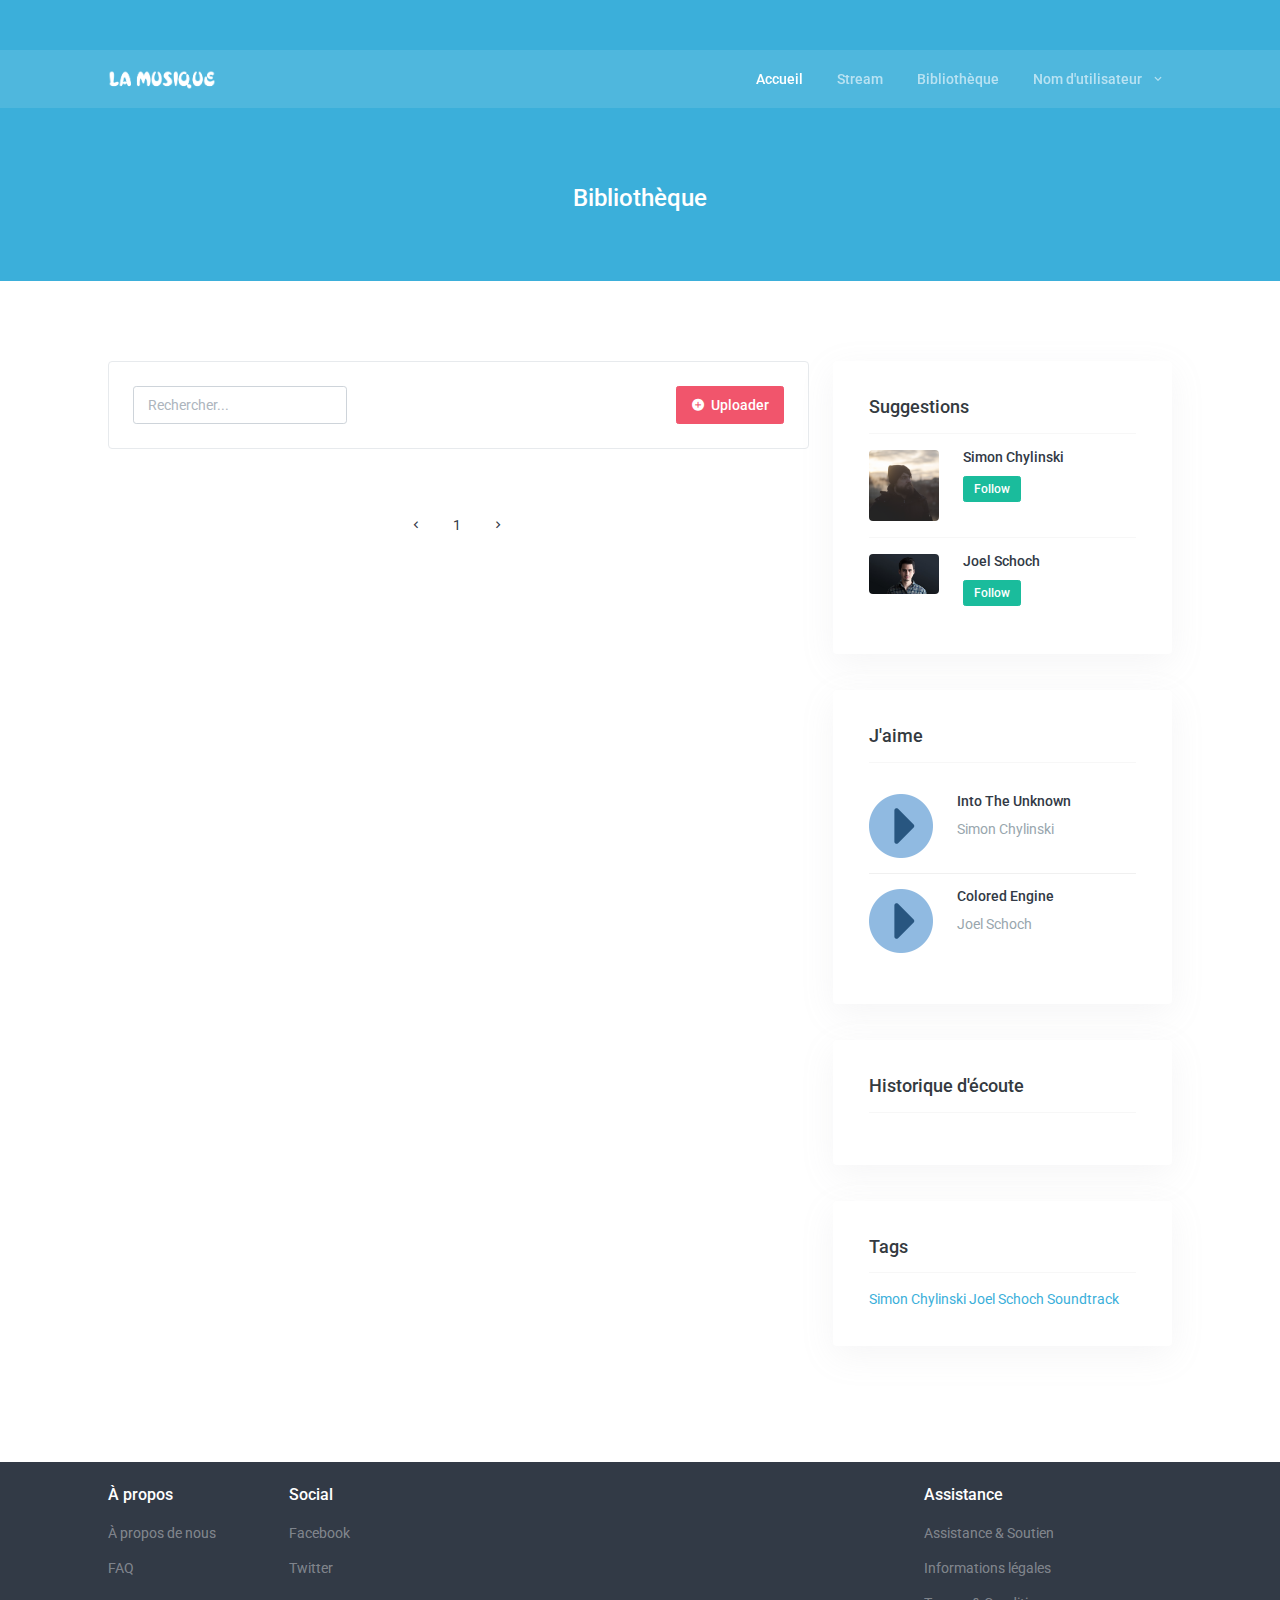
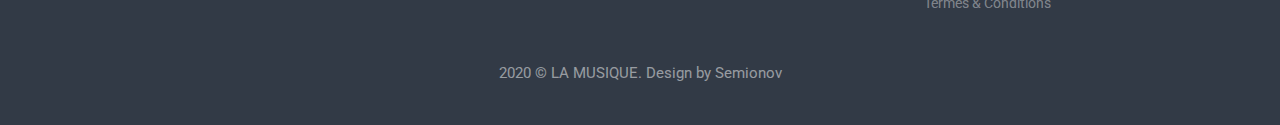
<file: tw/new-pages-library.html>
<!DOCTYPE html>
<html>

    <head>
        <meta charset="utf-8" />
        <title>LA MUSIQUE</title>
        <meta name="viewport" content="width=device-width, initial-scale=1.0">
        <meta content="A fully featured admin theme which can be used to build CRM, CMS, etc." name="description" />
        <meta content="Coderthemes" name="author" />
        <meta http-equiv="X-UA-Compatible" content="IE=edge" />

        <!-- App favicon -->
        <link rel="shortcut icon" href="images/favicon.ico">

        <!-- Bootstrap core CSS -->
        <link rel="stylesheet" href="css/bootstrap.min.css" type="text/css">

        <!--Material Icon -->
        <link rel="stylesheet" type="text/css" href="css/materialdesignicons.min.css" />

        <!--pe-icon-7 Icon -->
        <link rel="stylesheet" type="text/css" href="css/pe-icon-7-stroke.css" />

        <!-- Custom  css -->
        <link rel="stylesheet" type="text/css" href="css/style.css" />

        <link href="assets/css/icons.min.css" rel="stylesheet" type="text/css" />

    </head>

    <body>

        <header class="sticky">
            

            <!--Navbar Start-->
            <nav class="navbar navbar-expand-lg fixed-top navbar-custom" id="navbar">
                <div class="container-fluid">
                    <!-- LOGO -->
                    <a class="logo text-uppercase" href="index.html">
                        <img src="images/logo-light-4.png" alt="" class="logo-light" height="20" />
                        <img src="images/logo-dark-2.png" alt="" class="logo-dark" height="20" />
                    </a>

                    <button class="navbar-toggler" type="button" data-toggle="collapse" data-target="#navbarCollapse" aria-controls="navbarCollapse" aria-expanded="false" aria-label="Toggle navigation">
                        <i class="mdi mdi-menu"></i>
                    </button>
                    <div class="collapse navbar-collapse" id="navbarCollapse">
                        <ul class="navbar-nav ml-auto navbar-center" id="mySidenav">
                            <li class="nav-item active">
                                <a href="index.html" class="nav-link">Accueil</a>
                            </li>
                            <li class="nav-item">
                                <a href="new-pages-stream.html" class="nav-link">Stream</a>
                            </li>
                            <li class="nav-item">
                                <a href="new-pages-library.html" class="nav-link">Bibliothèque</a>
                            </li>
                            <li class="nav-item">
                                <div class="dropdown">
                                    <a class="nav-link dropdown-toggle arrow-none" href="" role="button" data-toggle="dropdown" aria-haspopup="true" aria-expanded="false">
                                             Nom d'utilisateur <i class="mdi mdi-chevron-down ml-1"></i>
                                    </a>
                                    <div class="dropdown-menu dropdown-menu-right">
                                        <a class="dropdown-item" href="profile.html">Profil</a>
                                        <a class="dropdown-item" href="favourite.html">Favoris</a>
                                        <a class="dropdown-item" href="following.html">Abonnements</a>
                                        <a class="dropdown-item" href="parameters.html">Paramètres</a>
                                        <div class="dropdown-divider"></div>
                                        <a class="dropdown-item" href="pages-logout.html">Se déconnecter</a>
                                    </div>                                                               
                                </div>
                            </li>
                        </ul>
                    </div>
                </div>
            </nav>
            <!-- Navbar End -->
        </header>

        <!-- title start -->
        <section class="page-header-box bg-primary">
            <div class="container-fluid">
                <div class="row">
                    <div class="col-lg-12">
                        <div class="text-center">
                            <h3 class="page-header-title text-white">Bibliothèque</h3>
                        </div>
                    </div>
                </div> <!--end row-->
            </div> <!--end container-->
        </section>
        <!-- title end -->

        <!-- blog start -->
        <section class="section">
            <div class="container-fluid">
                <div class="row">
                    <div class="col-lg-8">
                        <div class="row">   
                            <div class="col-12">
                                <div class="card-box">
                                    <div class="row">
                                        <div class="col-lg-8">
                                            <form class="form-inline">
                                                <div class="form-group">
                                                    <label for="inputPassword2" class="sr-only">Rechercher</label>
                                                    <input type="search" class="form-control" id="inputPassword2" placeholder="Rechercher...">
                                                </div>   
                                            </form>
                                        </div>
                                        <div class="col-lg-4">
                                            <div class="text-lg-right mt-3 mt-lg-0">
                                                <a href="#custom-modal" class="btn btn-danger waves-effect waves-light" data-animation="fadein" data-plugin="custommodal" data-overlayColor="#38414a"><i class="mdi mdi-plus-circle mr-1"></i>Uploader</a>
                                            </div>
                                        </div><!-- end col-->
                                    </div> <!-- end row -->
                                </div> <!-- end card-box -->
                            </div><!-- end col-->
                        </div>
                         <!-- end row -->

                        <div class="row">
                            <div class="col-lg-12">
                                <div class="mt-4">
                                    <nav aria-label="Page navigation example">
                                        <ul class="pagination pagination-rounded justify-content-center">
                                            <li class="page-item">
                                                <a class="page-link" href="#">
                                                    <i class="mdi mdi-chevron-left"></i>  
                                                </a>
                                            </li>
                                            <li class="page-item"><a class="page-link" href="#">1</a></li>
                                            <li class="page-item">
                                                <a class="page-link" href="#">
                                                    <i class="mdi mdi-chevron-right"></i>  
                                                </a>
                                            </li>
                                        </ul>
                                    </nav>
                                </div>
                            </div>
                        </div>
                        <!-- end row -->
                    </div>

                    <div class="col-lg-4">
                        <div class="blog-right-sidebar">
                            <div class="widget widget-categories card mb-4">
                                <div class="p-4">
                                    <h4 class="widget-title mt-0">Suggestions</h4>
                                    <hr>
                                    <div>
                                    <div class="popular-post media">
                                            <img src="images/Simon Chylinski.jpg" class="img-fluid rounded mr-3" alt="" height="60" width="70">
                                            <div class="media-body">
                                              <h5 class="mt-0 font-14"><a href="#" class="text-dark">Simon Chylinski</a></h5>
                                              <button type="button" class="btn btn-success btn-xs waves-effect mb-2 waves-light">Follow</button>   
                                            </div>
                                    </div>
                                    <hr>
                                    <div class="popular-post media">
                                            <img src="images/Joel Schoch.jpg" class="img-fluid rounded mr-3" alt="" height="60" width="70">
                                            <div class="media-body">
                                              <h5 class="mt-0 font-14"><a href="#" class="text-dark">Joel Schoch</a></h5>
                                              <button type="button" class="btn btn-success btn-xs waves-effect mb-2 waves-light">Follow</button>   
                                            </div>
                                    </div>
                                </div>
                                </div>
                            </div>
                        
                            <div class="widget widget-popular-post card mb-4">
                                <div class="p-4">
                                    <h4 class="widget-title mt-0">J'aime</h4>
                                    <hr>
                                    <div class="popular-post media">
                                        <img src="images/play-button.png" class="img-fluid rounded mr-3" alt="" height="15" width="15">
                                        <div class="media-body">   
                                            <h5 class="mt-0 font-14"><a href="#" class="text-dark">Into The Unknown</a></h5>
                                                <span class="text-muted">Simon Chylinski</span>  
                                        </div>
                                    </div>
                                    <div class="popular-post media">
                                        <img src="images/play-button.png" class="img-fluid rounded mr-3" alt="" height="15" width="15">
                                        <div class="media-body">
                                            <h5 class="mt-0 font-14"><a href="#" class="text-dark">Colored Engine</a></h5>
                                            <span class="text-muted">Joel Schoch</span>  
                                        </div>
                                    </div>
                                </div>
                            </div>
                        </div>
                            
                            <div class="widget card mb-4">
                                <div class="p-4">
                                    <h4 class="widget-title mt-0">Historique d'écoute</h4>
                                    <hr>
                                    <ul class="list-unstyled mb-0">
                                        
                                    </ul>
                                </div>
                            </div>

                            <div class="widget widget-tag-cloud card mb-4">
                                <div class="p-4">
                                    <h4 class="widget-title mt-0">Tags</h5>
                                    <hr>
                                    <div class="tagcloud">
                                        <a href="#">Simon Chylinski</a>
                                        <a href="#">Joel Schoch</a>
                                        <a href="#">Soundtrack</a>
                                    </div>
                                </div>
                            </div>
                        </div>    
                    </div>

                </div>
                <!-- end row -->
            </div>
            <!-- end container-fluid -->
        </section>
        <!-- blog end -->
    

        <!-- footer start -->
        <footer class="bg-dark footer text-white">
            <div class="container-fluid">
                <div class="row">
                    <div class="col-sm-2">
                        <h5 class="footer-title text-white mt-3 mb-2">À propos</h5>
                        <ul class="list-unstyled footer-list">
                            <li><a href="about.html">À propos de nous</a></li>
                            <li><a href="faq.html">FAQ</a></li>
                        </ul>
                    </div>
                    <div class="col-sm-7">
                        <h5 class="footer-title text-white mt-3 mb-2">Social</h5>
                        <ul class="list-unstyled footer-list">
                            <li><a href="">Facebook</a></li>
                            <li><a href="">Twitter</a></li>
                        </ul>
                    </div>
                    <div class="col-sm-3">
                        <h5 class="footer-title text-white mt-3 mb-2">Assistance</h5>
                        <ul class="list-unstyled footer-list">
                            <li><a href="contact.html">Assistance & Soutien</a></li>
                            <li><a href="">Informations légales</a></li>
                            <li><a href="">Termes & Conditions</a></li>
                        </ul>
                    </div>
                </div>
                <!-- end row -->
                <div class="row">
                    <div class="col-lg-12">
                        <div class="py-3">
                            <div class="text-center">
                                <p class="text-white-50">2020 © LA MUSIQUE. Design by <a href="" target="_blank" class="text-white-50">Semionov</a> </p>
                            </div>
                        </div>
                    </div>
                </div>
                <!-- end row -->
            </div>
            <!-- container-fluid end -->
        </footer>
        <!-- footer end -->
    

        
        <!-- javascript -->
        <script src="js/jquery.min.js"></script>
        <script src="js/bootstrap.bundle.min.js"></script>
        <script src="js/jquery.easing.min.js"></script>

        <!-- custom js -->
        <script src="js/app.js"></script>
    </body>

</html>
</file>
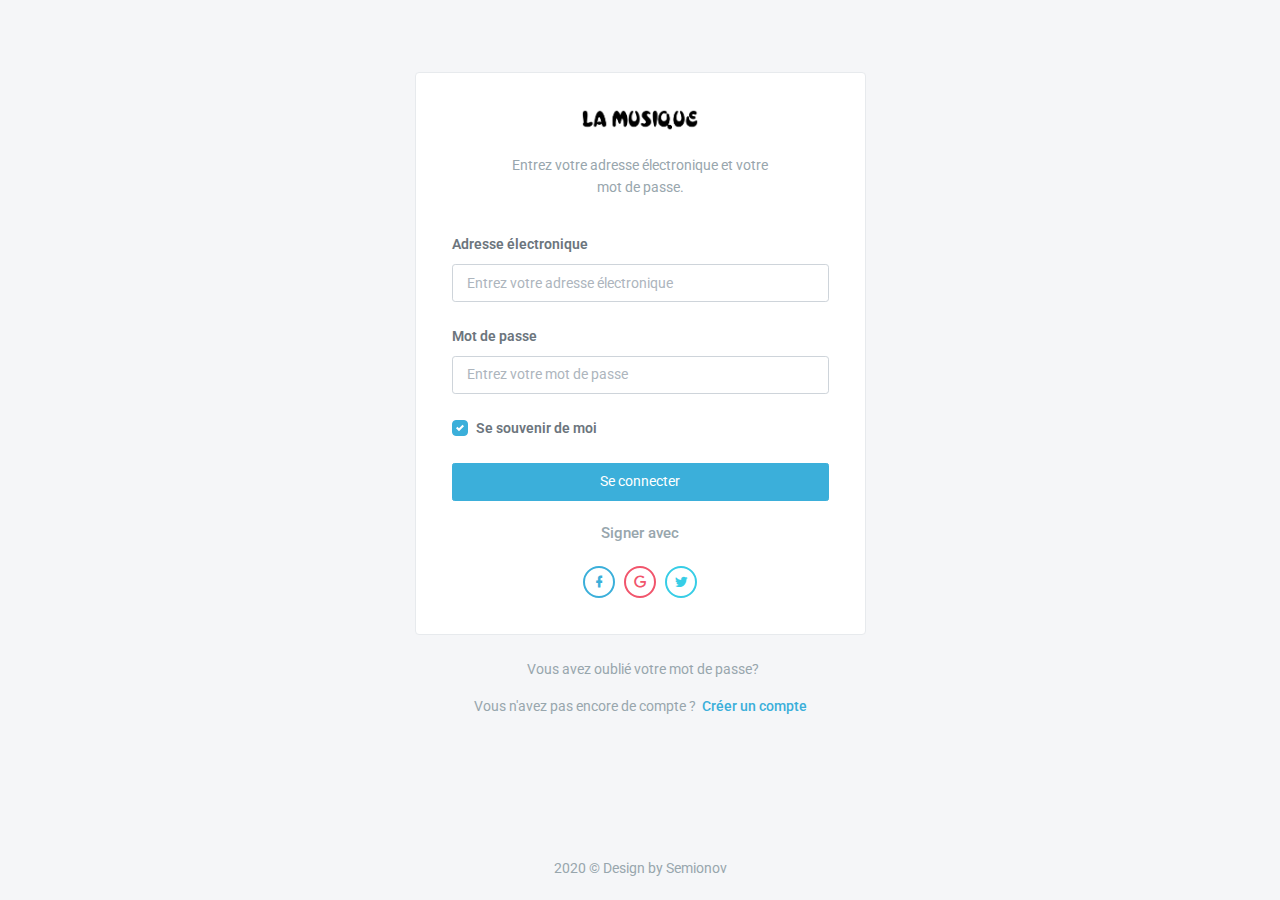
<file: tw/pages-login.html>
<!DOCTYPE html>
<html>
    <head>
        <meta charset="utf-8" />
        <title>Se connecter</title>
        <meta name="viewport" content="width=device-width, initial-scale=1.0">
        <meta content="A fully featured admin theme which can be used to build CRM, CMS, etc." name="description" />
        <meta content="Coderthemes" name="author" />
        <meta http-equiv="X-UA-Compatible" content="IE=edge" />
        <!-- App favicon -->
        <link rel="shortcut icon" href="assets/images/favicon.ico">

        <!-- App css -->
        <link href="assets/css/bootstrap.min.css" rel="stylesheet" type="text/css" />
        <link href="assets/css/icons.min.css" rel="stylesheet" type="text/css" />
        <link href="assets/css/app.min.css" rel="stylesheet" type="text/css" />

    </head>

    <body>

        <div class="account-pages mt-5 mb-5">
            <div class="container">
                <div class="row justify-content-center">
                    <div class="col-md-8 col-lg-6 col-xl-5">
                        <div class="card">

                            <div class="card-body p-4">
                                
                                <div class="text-center w-75 m-auto">
                                    <a href="index.html">
                                        <span><img src="assets/images/logo-dark-2.png" alt="" height="22"></span>
                                    </a>
                                    <p class="text-muted mb-4 mt-3">Entrez votre adresse électronique et votre mot de passe.</p>
                                </div>

                                <form action="#">

                                    <div class="form-group mb-3">
                                        <label for="emailaddress">Adresse électronique</label>
                                        <input class="form-control" type="email" id="emailaddress" required="" placeholder="Entrez votre adresse électronique">
                                    </div>

                                    <div class="form-group mb-3">
                                        <label for="password">Mot de passe</label>
                                        <input class="form-control" type="password" required="" id="password" placeholder="Entrez votre mot de passe">
                                    </div>

                                    <div class="form-group mb-3">
                                        <div class="custom-control custom-checkbox">
                                            <input type="checkbox" class="custom-control-input" id="checkbox-signin" checked>
                                            <label class="custom-control-label" for="checkbox-signin">Se souvenir de moi</label>
                                        </div>
                                    </div>

                                    <div class="form-group mb-0 text-center">
                                        <button class="btn btn-primary btn-block" type="submit"> Se connecter </button>
                                    </div>

                                </form>

                                <div class="text-center">
                                    <h5 class="mt-3 text-muted">Signer avec</h5>
                                    <ul class="social-list list-inline mt-3 mb-0">
                                        <li class="list-inline-item">
                                            <a href="javascript: void(0);" class="social-list-item border-primary text-primary"><i class="mdi mdi-facebook"></i></a>
                                        </li>
                                        <li class="list-inline-item">
                                            <a href="javascript: void(0);" class="social-list-item border-danger text-danger"><i class="mdi mdi-google"></i></a>
                                        </li>
                                        <li class="list-inline-item">
                                            <a href="javascript: void(0);" class="social-list-item border-info text-info"><i class="mdi mdi-twitter"></i></a>
                                        </li>
                                    </ul>
                                </div>

                            </div> <!-- end card-body -->
                        </div>
                        <!-- end card -->

                        <div class="row mt-3">
                            <div class="col-12 text-center">
                                <p> <a href="pages-recoverpw.html" class="text-muted ml-1">Vous avez oublié votre mot de passe?</a></p>
                                <p class="text-muted">Vous n'avez pas encore de compte ?<a href="pages-register.html" class="text-primary font-weight-medium ml-1">Créer un compte</a></p>
                            </div> <!-- end col -->
                        </div>
                        <!-- end row -->

                    </div> <!-- end col -->
                </div>
                <!-- end row -->
            </div>
            <!-- end container -->
        </div>
        <!-- end page -->


        <footer class="footer footer-alt">
            2020 &copy; Design by <a href="" class="text-muted">Semionov</a> 
        </footer>

        <!-- Vendor js -->
        <script src="assets/js/vendor.min.js"></script>

        <!-- App js -->
        <script src="assets/js/app.min.js"></script>
        
    </body>
</html>
</file>
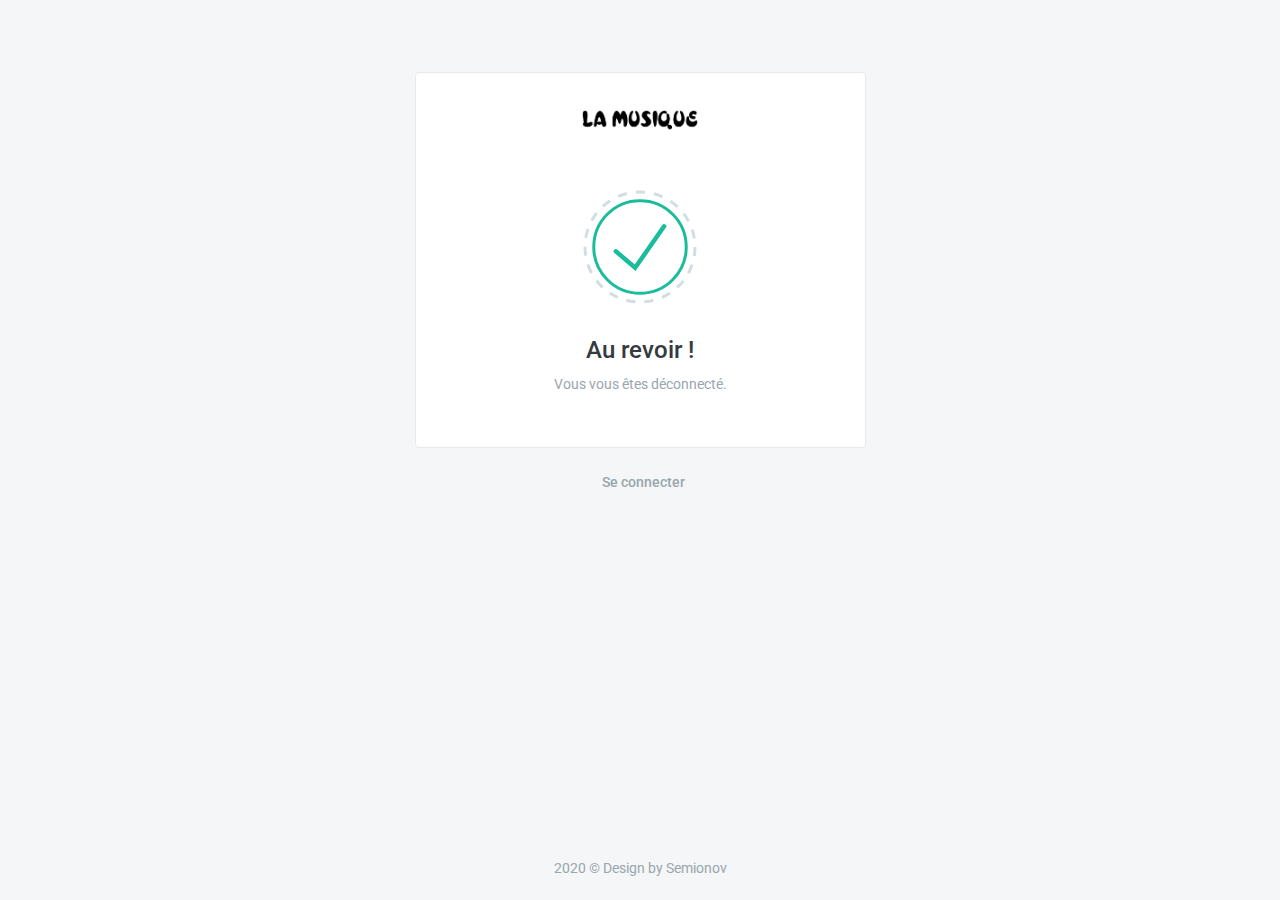
<file: tw/pages-logout.html>
<!DOCTYPE html>
<html>
    <head>
        <meta charset="utf-8" />
        <title>LA MUSIQUE</title>
        <meta name="viewport" content="width=device-width, initial-scale=1.0">
        <meta content="A fully featured admin theme which can be used to build CRM, CMS, etc." name="description" />
        <meta content="Coderthemes" name="author" />
        <meta http-equiv="X-UA-Compatible" content="IE=edge" />
        <!-- App favicon -->
        <link rel="shortcut icon" href="assets/images/favicon.ico">

        <!-- App css -->
        <link href="assets/css/bootstrap.min.css" rel="stylesheet" type="text/css" />
        <link href="assets/css/icons.min.css" rel="stylesheet" type="text/css" />
        <link href="assets/css/app.min.css" rel="stylesheet" type="text/css" />

    </head>

    <body>

        <div class="account-pages mt-5 mb-5">
            <div class="container">
                <div class="row justify-content-center">
                    <div class="col-md-8 col-lg-6 col-xl-5">
                        <div class="card">

                            <div class="card-body p-4">
                            
                                <div class="text-center w-75 m-auto">
                                    <a href="index.html">
                                        <span><img src="images/logo-dark-2.png" alt="" height="22"></span>
                                    </a>
                                </div>

                                <div class="text-center">
                                    <div class="mt-4">
                                        <div class="logout-checkmark">
                                                <svg version="1.1" id="Layer_1" xmlns="http://www.w3.org/2000/svg" xmlns:xlink="http://www.w3.org/1999/xlink" x="0px" y="0px" viewBox="0 0 161.2 161.2" enable-background="new 0 0 161.2 161.2" xml:space="preserve">
                                                <path class="logout-path" fill="none" stroke="#d1dee4" stroke-miterlimit="10" d="M425.9,52.1L425.9,52.1c-2.2-2.6-6-2.6-8.3-0.1l-42.7,46.2l-14.3-16.4
                                                    c-2.3-2.7-6.2-2.7-8.6-0.1c-1.9,2.1-2,5.6-0.1,7.7l17.6,20.3c0.2,0.3,0.4,0.6,0.6,0.9c1.8,2,4.4,2.5,6.6,1.4c0.7-0.3,1.4-0.8,2-1.5
                                                    c0.3-0.3,0.5-0.6,0.7-0.9l46.3-50.1C427.7,57.5,427.7,54.2,425.9,52.1z"></path>
                                                <circle class="logout-path" fill="none" stroke="#1abc9c" stroke-width="4" stroke-miterlimit="10" cx="80.6" cy="80.6" r="62.1"></circle>
                                                <polyline class="logout-path" fill="none" stroke="#1abc9c" stroke-width="6" stroke-linecap="round" stroke-miterlimit="10" points="113,52.8
                                                    74.1,108.4 48.2,86.4 "></polyline>

                                                <circle class="logout-spin" fill="none" stroke="#d1dee4" stroke-width="4" stroke-miterlimit="10" stroke-dasharray="12.2175,12.2175" cx="80.6" cy="80.6" r="73.9"></circle>

                                            </svg>

                                        </div>
                                    </div>

                                    <h3>Au revoir !</h3>

                                    <p class="text-muted"> Vous vous êtes déconnecté. </p>
                                </div>

                            </div> <!-- end card-body -->
                        </div>
                        <!-- end card -->

                        <div class="row mt-3">
                            <div class="col-12 text-center">
                                <p class="text-muted"> <a href="pages-login.html" class="text-muted font-weight-medium ml-1">Se connecter</a></p>
                            </div> <!-- end col -->
                        </div>
                        <!-- end row -->
        

                    </div> <!-- end col -->
                </div>
                <!-- end row -->
            </div>
            <!-- end container -->
        </div>
        <!-- end page -->


        <footer class="footer footer-alt">
            2020 &copy; Design by <a href="" class="text-muted">Semionov</a>
        </footer>

        <!-- Vendor js -->
        <script src="assets/js/vendor.min.js"></script>

        <!-- App js -->
        <script src="assets/js/app.min.js"></script>
        
    </body>
</html>
</file>
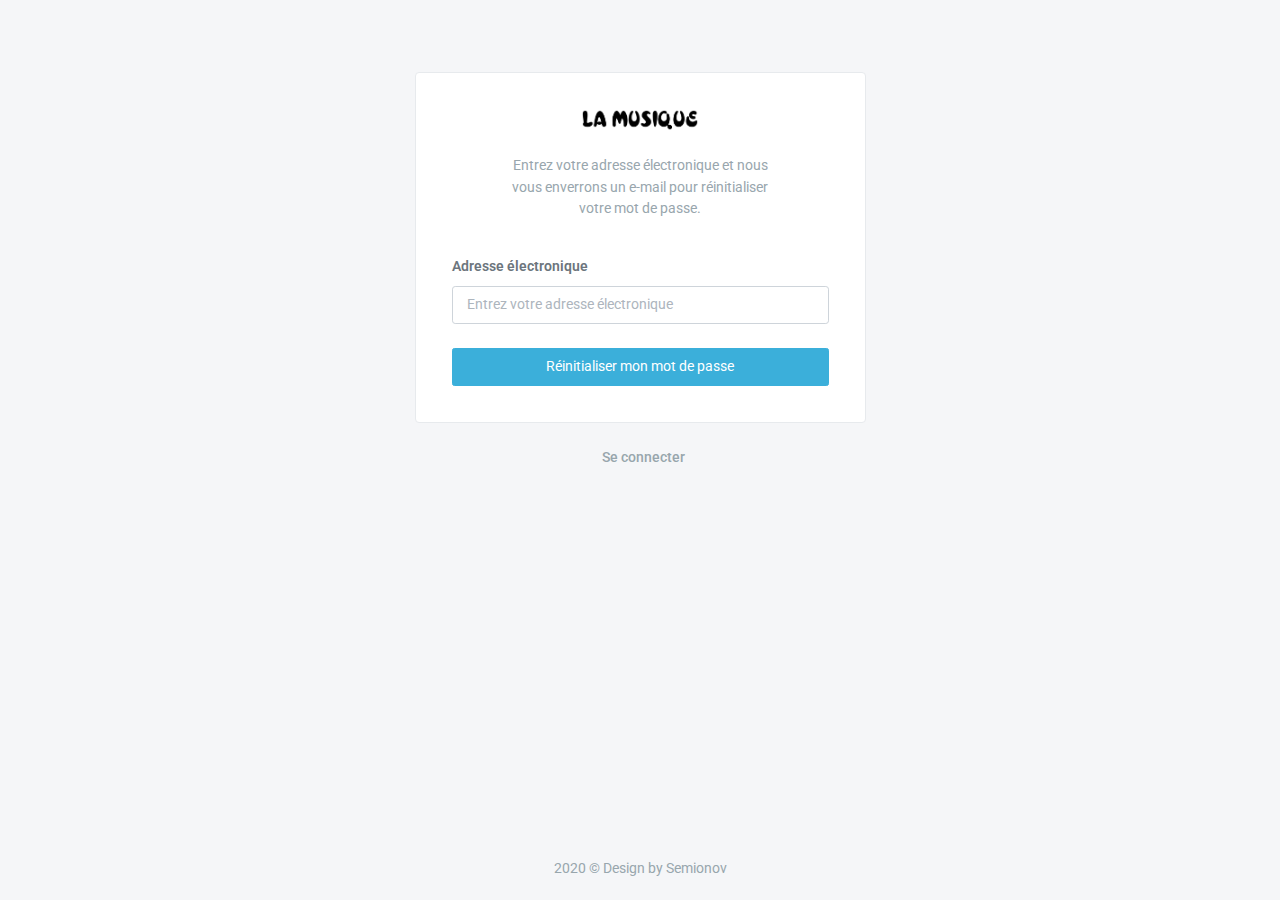
<file: tw/pages-recoverpw.html>
<!DOCTYPE html>
<html>
    <head>
        <meta charset="utf-8" />
        <title>LA MUSIQUE</title>
        <meta name="viewport" content="width=device-width, initial-scale=1.0">
        <meta content="A fully featured admin theme which can be used to build CRM, CMS, etc." name="description" />
        <meta content="Coderthemes" name="author" />
        <meta http-equiv="X-UA-Compatible" content="IE=edge" />
        <!-- App favicon -->
        <link rel="shortcut icon" href="assets/images/favicon.ico">

        <!-- App css -->
        <link href="assets/css/bootstrap.min.css" rel="stylesheet" type="text/css" />
        <link href="assets/css/icons.min.css" rel="stylesheet" type="text/css" />
        <link href="assets/css/app.min.css" rel="stylesheet" type="text/css" />

    </head>

    <body>

        <div class="account-pages mt-5 mb-5">
            <div class="container">
                <div class="row justify-content-center">
                    <div class="col-md-8 col-lg-6 col-xl-5">
                        <div class="card">

                            <div class="card-body p-4">
                            
                                <div class="text-center w-75 m-auto">
                                    <a href="index.html">
                                        <span><img src="images/logo-dark-2.png" alt="" height="22"></span>
                                    </a>
                                    <p class="text-muted mb-4 mt-3">Entrez votre adresse électronique et nous vous enverrons un e-mail pour réinitialiser votre mot de passe.</p>
                                </div>

                                <form action="#">

                                    <div class="form-group mb-3">
                                        <label for="emailaddress">Adresse électronique</label>
                                        <input class="form-control" type="email" id="emailaddress" required="" placeholder="Entrez votre adresse électronique">
                                    </div>

                                    <div class="form-group mb-0 text-center">
                                        <button class="btn btn-primary btn-block" type="submit"> Réinitialiser mon mot de passe </button>
                                    </div>

                                </form>

                            </div> <!-- end card-body -->
                        </div>
                        <!-- end card -->

                        <div class="row mt-3">
                            <div class="col-12 text-center">
                                <p class="text-muted"><a href="pages-login.html" class="text-muted font-weight-medium ml-1">Se connecter</a></p>
                            </div> <!-- end col -->
                        </div>
                        <!-- end row -->

                    </div> <!-- end col -->
                </div>
                <!-- end row -->
            </div>
            <!-- end container -->
        </div>
        <!-- end page -->


        <footer class="footer footer-alt">
            2020 &copy; Design by <a href="" class="text-muted">Semionov</a> 
        </footer>

        <!-- Vendor js -->
        <script src="assets/js/vendor.min.js"></script>

        <!-- App js -->
        <script src="assets/js/app.min.js"></script>
        
    </body>
</html>
</file>
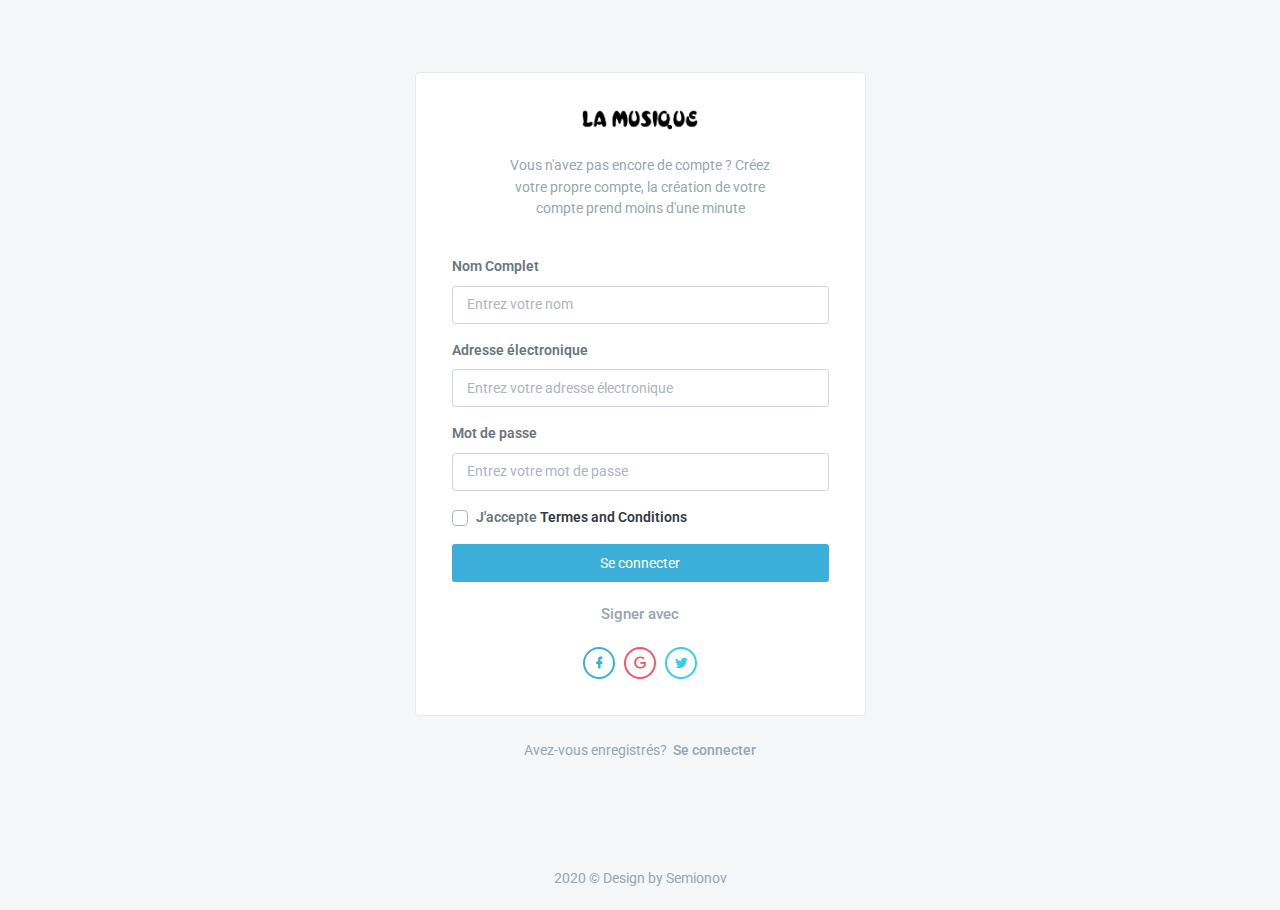
<file: tw/pages-register.html>
<!DOCTYPE html>
<html>
    <head>
        <meta charset="utf-8" />
        <title>Créer un compte</title>
        <meta name="viewport" content="width=device-width, initial-scale=1.0">
        <meta content="A fully featured admin theme which can be used to build CRM, CMS, etc." name="description" />
        <meta content="Coderthemes" name="author" />
        <meta http-equiv="X-UA-Compatible" content="IE=edge" />
        <!-- App favicon -->
        <link rel="shortcut icon" href="assets/images/favicon.ico">

        <!-- App css -->
        <link href="assets/css/bootstrap.min.css" rel="stylesheet" type="text/css" />
        <link href="assets/css/icons.min.css" rel="stylesheet" type="text/css" />
        <link href="assets/css/app.min.css" rel="stylesheet" type="text/css" />

    </head>

    <body>

        <div class="account-pages mt-5 mb-5">
            <div class="container">
                <div class="row justify-content-center">
                    <div class="col-md-8 col-lg-6 col-xl-5">
                        <div class="card">

                            <div class="card-body p-4">
                                
                                <div class="text-center w-75 m-auto">
                                    <a href="index.html">
                                        <span><img src="assets/images/logo-dark-2.png" alt="" height="22"></span>
                                    </a>
                                    <p class="text-muted mb-4 mt-3">Vous n'avez pas encore de compte ? Créez votre propre compte, la création de votre compte prend moins d'une minute</p>
                                </div>

                                <form action="#">

                                    <div class="form-group">
                                        <label for="fullname">Nom Complet</label>
                                        <input class="form-control" type="text" id="fullname" placeholder="Entrez votre nom" required>
                                    </div>
                                    <div class="form-group">
                                        <label for="emailaddress">Adresse électronique</label>
                                        <input class="form-control" type="email" id="emailaddress" required placeholder="Entrez votre adresse électronique">
                                    </div>
                                    <div class="form-group">
                                        <label for="password">Mot de passe</label>
                                        <input class="form-control" type="password" required id="password" placeholder="Entrez votre mot de passe">
                                    </div>
                                    <div class="form-group">
                                        <div class="custom-control custom-checkbox">
                                            <input type="checkbox" class="custom-control-input" id="checkbox-signup">
                                            <label class="custom-control-label" for="checkbox-signup">J'accepte <a href="javascript: void(0);" class="text-dark"> Termes and Conditions</a></label>
                                        </div>
                                    </div>
                                    <div class="form-group mb-0 text-center">
                                        <button class="btn btn-primary btn-block" type="submit"> Se connecter </button>
                                    </div>

                                </form>

                                <div class="text-center">
                                    <h5 class="mt-3 text-muted">Signer avec</h5>
                                    <ul class="social-list list-inline mt-3 mb-0">
                                        <li class="list-inline-item">
                                            <a href="javascript: void(0);" class="social-list-item border-primary text-primary"><i class="mdi mdi-facebook"></i></a>
                                        </li>
                                        <li class="list-inline-item">
                                            <a href="javascript: void(0);" class="social-list-item border-danger text-danger"><i class="mdi mdi-google"></i></a>
                                        </li>
                                        <li class="list-inline-item">
                                            <a href="javascript: void(0);" class="social-list-item border-info text-info"><i class="mdi mdi-twitter"></i></a>
                                        </li>
                                    </ul>
                                </div>

                            </div> <!-- end card-body -->
                        </div>
                        <!-- end card -->

                        <div class="row mt-3">
                            <div class="col-12 text-center">
                                <p class="text-muted">Avez-vous enregistrés?<a href="pages-login.html" class="text-muted font-weight-medium ml-1">Se connecter</a></p>
                            </div> <!-- end col -->
                        </div>
                        <!-- end row -->

                    </div> <!-- end col -->
                </div>
                <!-- end row -->
            </div>
            <!-- end container -->
        </div>
        <!-- end page -->


        <footer class="footer footer-alt">
            2020 &copy; Design by <a href="" class="text-muted">Semionov</a> 
        </footer>

        <!-- Vendor js -->
        <script src="assets/js/vendor.min.js"></script>

        <!-- App js -->
        <script src="assets/js/app.min.js"></script>
        
    </body>
</html>
</file>
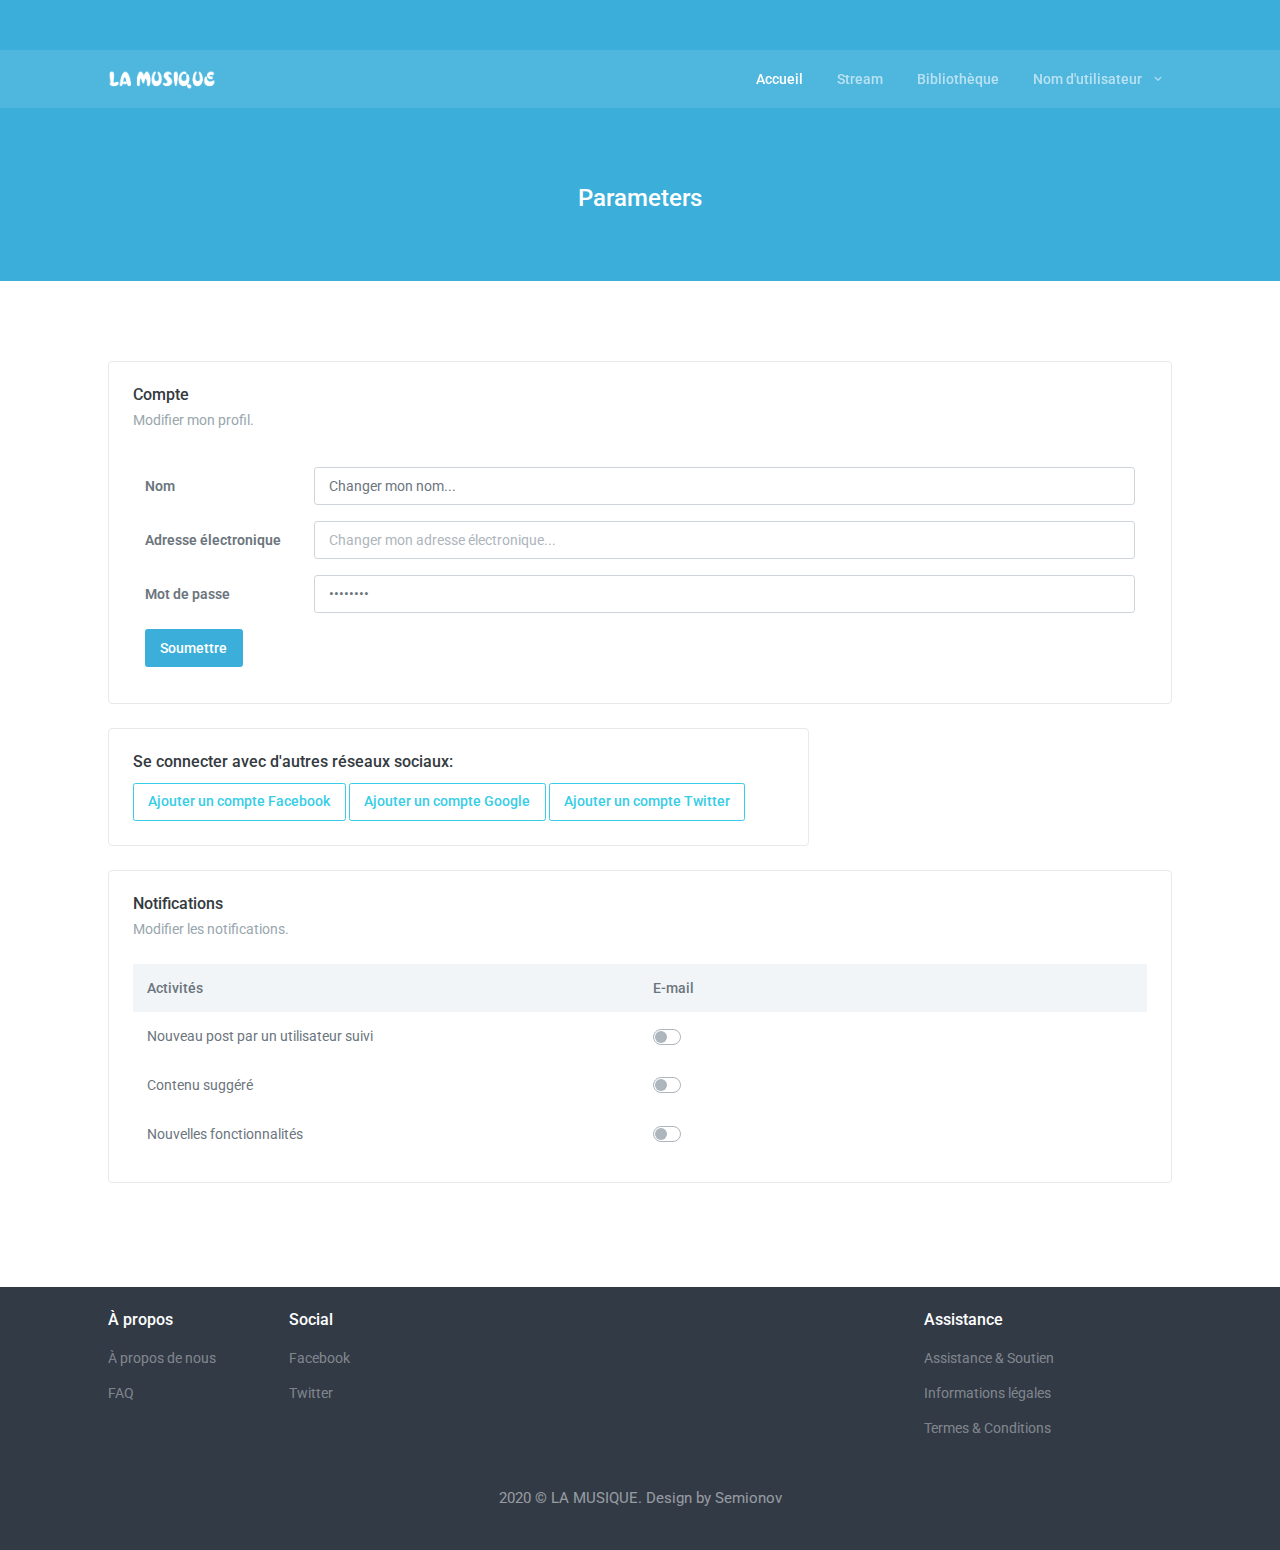
<file: tw/parameters.html>
<!DOCTYPE html>
<html>

    <head>
        <meta charset="utf-8" />
        <title>LA MUSIQUE</title>
        <meta name="viewport" content="width=device-width, initial-scale=1.0">
        <meta content="A fully featured admin theme which can be used to build CRM, CMS, etc." name="description" />
        <meta content="Coderthemes" name="author" />
        <meta http-equiv="X-UA-Compatible" content="IE=edge" />

        <!-- App favicon -->
        <link rel="shortcut icon" href="images/favicon.ico">

        <!-- Bootstrap core CSS -->
        <link rel="stylesheet" href="css/bootstrap.min.css" type="text/css">

        <!--Material Icon -->
        <link rel="stylesheet" type="text/css" href="css/materialdesignicons.min.css" />

        <!--pe-icon-7 Icon -->
        <link rel="stylesheet" type="text/css" href="css/pe-icon-7-stroke.css" />

        <!-- Custom  css -->
        <link rel="stylesheet" type="text/css" href="css/style.css" />

    </head>

    <body>

        <header class="sticky">
            

            <!--Navbar Start-->
            <nav class="navbar navbar-expand-lg fixed-top navbar-custom" id="navbar">
                <div class="container-fluid">
                    <!-- LOGO -->
                    <a class="logo text-uppercase" href="index.html">
                        <img src="images/logo-light-4.png" alt="" class="logo-light" height="20" />
                        <img src="images/logo-dark-2.png" alt="" class="logo-dark" height="20" />
                    </a>

                    <button class="navbar-toggler" type="button" data-toggle="collapse" data-target="#navbarCollapse" aria-controls="navbarCollapse" aria-expanded="false" aria-label="Toggle navigation">
                        <i class="mdi mdi-menu"></i>
                    </button>
                    <div class="collapse navbar-collapse" id="navbarCollapse">
                        <ul class="navbar-nav ml-auto navbar-center" id="mySidenav">
                            <li class="nav-item active">
                                <a href="index.html" class="nav-link">Accueil</a>
                            </li>
                            <li class="nav-item">
                                <a href="new-pages-stream.html" class="nav-link">Stream</a>
                            </li>
                            <li class="nav-item">
                                <a href="new-pages-library.html" class="nav-link">Bibliothèque</a>
                            </li>
                            <li class="nav-item">
                                <div class="dropdown">
                                    <a class="nav-link dropdown-toggle arrow-none" href="" role="button" data-toggle="dropdown" aria-haspopup="true" aria-expanded="false">
                                             Nom d'utilisateur <i class="mdi mdi-chevron-down ml-1"></i>
                                    </a>
                                    <div class="dropdown-menu dropdown-menu-right">
                                        <a class="dropdown-item" href="profile.html">Profil</a>
                                        <a class="dropdown-item" href="favourite.html">Favoris</a>
                                        <a class="dropdown-item" href="following.html">Abonnements</a>
                                        <a class="dropdown-item" href="parameters.html">Paramètres</a>
                                        <div class="dropdown-divider"></div>
                                        <a class="dropdown-item" href="pages-logout.html">Se déconnecter</a>
                                    </div>                                                               
                                </div>
                            </li>
                        </ul>
                    </div>
                </div>
            </nav>
            <!-- Navbar End -->
        </header>

        <!-- title start -->
        <section class="page-header-box bg-primary">
            <div class="container-fluid">
                <div class="row">
                    <div class="col-lg-12">
                        <div class="text-center">
                            <h3 class="page-header-title text-white">Parameters</h3>
                        </div>
                    </div>
                </div> <!--end row-->
            </div> <!--end container-->
        </section>
        <!-- title end -->

        <!-- contact start -->
        <section class="section">
            <div class="container-fluid">
                
                <div class="row">
                    <div class="col-12">
                        <div class="card-box">
                            <h4 class="header-title">Compte</h4>
                            <p class="sub-header">
                                Modifier mon profil.
                            </p>

                            <div class="row">
                                <div class="col-12">
                                    <div class="p-2">
                                        <form class="form-horizontal" role="form">
                                            <div class="form-group row">
                                                <label class="col-sm-2 col-form-label" for="simpleinput">Nom</label>
                                                <div class="col-sm-10">
                                                    <input type="text" id="simpleinput" class="form-control" value="Changer mon nom...">
                                                </div>
                                            </div>
                                            <div class="form-group row">
                                                <label class="col-sm-2 col-form-label" for="example-email">Adresse électronique</label>
                                                <div class="col-sm-10">
                                                    <input type="email" id="example-email" name="example-email" class="form-control" placeholder="Changer mon adresse électronique...">
                                                </div>
                                            </div>
                                            <div class="form-group row">
                                                <label class="col-sm-2 col-form-label" for="example-password">Mot de passe</label>
                                                <div class="col-sm-10">
                                                    <input type="password" class="form-control" id="example-password" value="password">
                                                </div>
                                            </div>
                                            
                                            <button type="submit" class="btn btn-primary">Soumettre</button>
                                        </form>
                                    </div>
                                </div>

                            </div>
                            
                            <!-- end row -->

                        </div> <!-- end card-box -->
                    </div><!-- end col -->
                </div>
                <div class = "row">
                    <div class="col-md-8">
                        <div class="card-box">
                            <h4 class="header-title mb-2">Se connecter avec d'autres réseaux sociaux:</h4>
                            <div class="button-list">
                                <button class="btn btn-outline-info waves-effect waves-light">Ajouter un compte Facebook</button>
                                <button class="btn btn-outline-info waves-effect waves-light">Ajouter un compte Google</button>
                                <button class="btn btn-outline-info waves-effect waves-light">Ajouter un compte Twitter</button>
                            </div>
                        </div>
                    </div>
                </div>
                <div class="row">
                    <div class="col-12">
                        <div class="card-box">
                            <h4 class="header-title">Notifications</h4>

                            <p class="sub-header">
                                 Modifier les notifications.
                            </p>

                            <div class="table-responsive">
                                <table class="table table-borderless table-centered mb-0">
                                    <thead class="bg-light border-0">
                                        <tr>
                                            <th style="width:30%;">Activités</th>
                                            <th></th>
                                            <th>E-mail</th>                                           
                                        </tr>
                                    </thead>
                                    <tbody>
                                        <tr>
                                            <td>Nouveau post par un utilisateur suivi</td>
                                            <td></td>
                                            <td>
                                                <div class="custom-control custom-switch">
                                                    <input type="checkbox" class="custom-control-input" id="customSwitch1">
                                                    <label class="custom-control-label" for="customSwitch1"></label>
                                                </div>
                                            </td>
                                        </tr>
                                        </tbody>
                                        <tbody>
                                        <tr>
                                            <td>Contenu suggéré</td>
                                            <td></td>
                                            <td>
                                                <div class="custom-control custom-switch">
                                                    <input type="checkbox" class="custom-control-input" id="customSwitch1">
                                                    <label class="custom-control-label" for="customSwitch1"></label>
                                                </div>
                                            </td>
                                        </tr>
                                        </tbody>
                                        <tbody>
                                        <tr>
                                            <td>Nouvelles fonctionnalités</td>
                                            <td></td>
                                            <td>
                                                <div class="custom-control custom-switch">
                                                    <input type="checkbox" class="custom-control-input" id="customSwitch1">
                                                    <label class="custom-control-label" for="customSwitch1"></label>
                                                </div>
                                            </td>
                                        </tr>
                                        </tbody>
                                </table>
                            </div> <!-- end table-responsive -->
                        </div> <!-- end card-box -->
                    </div> <!-- end col-->
                </div>
                <!-- end row-->
            </div>
            <!-- end container-fluid -->
        </section>
        <!-- contact end -->
    

        <!-- footer start -->
        <footer class="bg-dark footer text-white">
            <div class="container-fluid">
                <div class="row">
                    <div class="col-sm-2">
                        <h5 class="footer-title text-white mt-3 mb-2">À propos</h5>
                        <ul class="list-unstyled footer-list">
                            <li><a href="about.html">À propos de nous</a></li>
                            <li><a href="faq.html">FAQ</a></li>
                        </ul>
                    </div>
                    <div class="col-sm-7">
                        <h5 class="footer-title text-white mt-3 mb-2">Social</h5>
                        <ul class="list-unstyled footer-list">
                            <li><a href="">Facebook</a></li>
                            <li><a href="">Twitter</a></li>
                        </ul>
                    </div>
                    <div class="col-sm-3">
                        <h5 class="footer-title text-white mt-3 mb-2">Assistance</h5>
                        <ul class="list-unstyled footer-list">
                            <li><a href="contact.html">Assistance & Soutien</a></li>
                            <li><a href="">Informations légales</a></li>
                            <li><a href="">Termes & Conditions</a></li>
                        </ul>
                    </div>
                </div>
                <!-- end row -->
                <div class="row">
                    <div class="col-lg-12">
                        <div class="py-3">
                            <div class="text-center">
                                <p class="text-white-50">2020 © LA MUSIQUE. Design by <a href="" target="_blank" class="text-white-50">Semionov</a> </p>
                            </div>
                        </div>
                    </div>
                </div>
                <!-- end row -->
            </div>
            <!-- container-fluid end -->
        </footer>
        <!-- footer end -->
    
        
        <!-- javascript -->
        <script src="js/jquery.min.js"></script>
        <script src="js/bootstrap.bundle.min.js"></script>
        <script src="js/jquery.easing.min.js"></script>

        <!-- custom js -->
        <script src="js/app.js"></script>
    </body>

</html>
</file>
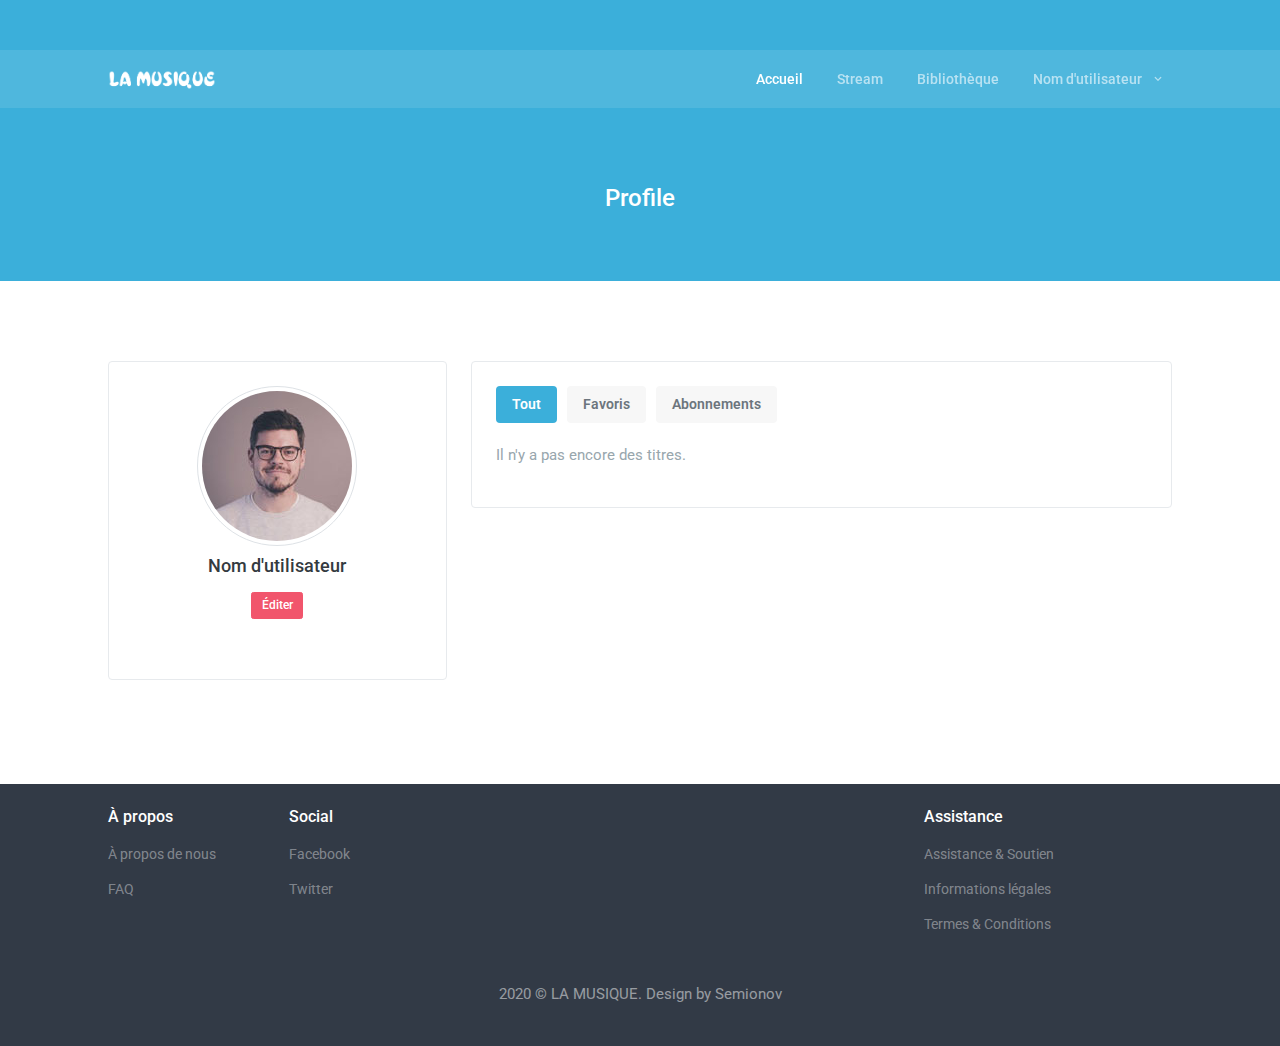
<file: tw/profile.html>
<!DOCTYPE html>
<html>

    <head>
        <meta charset="utf-8" />
        <title>LA MUSIQUE</title>
        <meta name="viewport" content="width=device-width, initial-scale=1.0">
        <meta content="A fully featured admin theme which can be used to build CRM, CMS, etc." name="description" />
        <meta content="Coderthemes" name="author" />
        <meta http-equiv="X-UA-Compatible" content="IE=edge" />

        <!-- App favicon -->
        <link rel="shortcut icon" href="images/favicon.ico">

        <!-- Bootstrap core CSS -->
        <link rel="stylesheet" href="css/bootstrap.min.css" type="text/css">

        <!--Material Icon -->
        <link rel="stylesheet" type="text/css" href="css/materialdesignicons.min.css" />

        <!--pe-icon-7 Icon -->
        <link rel="stylesheet" type="text/css" href="css/pe-icon-7-stroke.css" />

        <!-- Custom  css -->
        <link rel="stylesheet" type="text/css" href="css/style.css" />

    </head>

    <body>

        <header class="sticky">
            

            <!--Navbar Start-->
            <nav class="navbar navbar-expand-lg fixed-top navbar-custom" id="navbar">
                <div class="container-fluid">
                    <!-- LOGO -->
                    <a class="logo text-uppercase" href="index.html">
                        <img src="images/logo-light-4.png" alt="" class="logo-light" height="20" />
                        <img src="images/logo-dark-2.png" alt="" class="logo-dark" height="20" />
                    </a>

                    <button class="navbar-toggler" type="button" data-toggle="collapse" data-target="#navbarCollapse" aria-controls="navbarCollapse" aria-expanded="false" aria-label="Toggle navigation">
                        <i class="mdi mdi-menu"></i>
                    </button>
                    <div class="collapse navbar-collapse" id="navbarCollapse">
                        <ul class="navbar-nav ml-auto navbar-center" id="mySidenav">
                            <li class="nav-item active">
                                <a href="index.html" class="nav-link">Accueil</a>
                            </li>
                            <li class="nav-item">
                                <a href="new-pages-stream.html" class="nav-link">Stream</a>
                            </li>
                            <li class="nav-item">
                                <a href="new-pages-library.html" class="nav-link">Bibliothèque</a>
                            </li>
                            <li class="nav-item">
                                <div class="dropdown">
                                    <a class="nav-link dropdown-toggle arrow-none" href="" role="button" data-toggle="dropdown" aria-haspopup="true" aria-expanded="false">
                                             Nom d'utilisateur <i class="mdi mdi-chevron-down ml-1"></i>
                                    </a>
                                    <div class="dropdown-menu dropdown-menu-right">
                                        <a class="dropdown-item" href="profile.html">Profil</a>
                                        <a class="dropdown-item" href="favourite.html">Favoris</a>
                                        <a class="dropdown-item" href="following.html">Abonnements</a>
                                        <a class="dropdown-item" href="parameters.html">Paramètres</a>
                                        <div class="dropdown-divider"></div>
                                        <a class="dropdown-item" href="pages-logout.html">Se déconnecter</a>
                                    </div>                                                               
                                </div>
                            </li>
                        </ul>
                    </div>
                </div>
            </nav>
            <!-- Navbar End -->
        </header>

        <!-- title start -->
        <section class="page-header-box bg-primary">
            <div class="container-fluid">
                <div class="row">
                    <div class="col-lg-12">
                        <div class="text-center">
                            <h3 class="page-header-title text-white">Profile</h3>
                        </div>
                    </div>
                </div> <!--end row-->
            </div> <!--end container-->
        </section>
        <!-- title end -->

        

         <div class="section">
            <div class="container-fluid">
                <div class="row">
                    <div class="col-lg-4 col-xl-4">
                        <div class="card-box text-center">
                            <img src="assets/images/users/avatar-1.jpg" class="rounded-circle avatar-xl img-thumbnail"
                                alt="profile-image">

                            <h4 class="mb-0">Nom d'utilisateur</p>

                            
                            <button type="button" class="btn btn-danger btn-xs waves-effect mb-2 waves-light">Éditer</button>

                            <div class="text-left mt-3">
                                
                            </div>

                            
                        </div> <!-- end card-box -->

                         <!-- end card-box-->
                    </div> <!-- end col-->

                    <div class="col-lg-8 col-xl-8">
                        <div class="card-box">
                            <ul class="nav nav-pills navtab-bg">
                                <li class="nav-item">
                                    <a href="#tout" data-toggle="tab" aria-expanded="true" class="nav-link active ml-0">
                                        Tout
                                    </a>
                                </li>
                                <li class="nav-item">
                                    <a href="#favorite" data-toggle="tab" aria-expanded="false" class="nav-link">
                                        Favoris
                                    </a>
                                </li>
                                <li class="nav-item">
                                    <a href="#following" data-toggle="tab" aria-expanded="false" class="nav-link">
                                        Abonnements
                                    </a>
                                </li>
                            </ul>

                            <div class="tab-content">
                                
                                <div class="tab-pane show active" id="tout">

                                    <p class="text-muted">Il n'y a pas encore des titres.</p>
                                    
                                </div>
                                <!-- end timeline content-->

                                <div class="tab-pane" id="favorite">
                                    
                                    <p class="text-muted">Il n'y a pas encore des titres.</p>

                                </div>
                                <!-- end settings content-->
                                <div class="tab-pane" id="following">
                                    
                                    <p class="text-muted">Vous ne suivez pas encore d'artistes.</p>

                                </div>
                            </div> <!-- end tab-content -->
                        </div> <!-- end card-box-->
                    </div> <!-- end col -->
                </div>
                <!-- end row-->                
            </div> <!-- end container -->
        </div>

        <!-- footer start -->
        <footer class="bg-dark footer text-white">
            <div class="container-fluid">
                <div class="row">
                    <div class="col-sm-2">
                        <h5 class="footer-title text-white mt-3 mb-2">À propos</h5>
                        <ul class="list-unstyled footer-list">
                            <li><a href="about.html">À propos de nous</a></li>
                            <li><a href="faq.html">FAQ</a></li>
                        </ul>
                    </div>
                    <div class="col-sm-7">
                        <h5 class="footer-title text-white mt-3 mb-2">Social</h5>
                        <ul class="list-unstyled footer-list">
                            <li><a href="">Facebook</a></li>
                            <li><a href="">Twitter</a></li>
                        </ul>
                    </div>
                    <div class="col-sm-3">
                        <h5 class="footer-title text-white mt-3 mb-2">Assistance</h5>
                        <ul class="list-unstyled footer-list">
                            <li><a href="contact.html">Assistance & Soutien</a></li>
                            <li><a href="">Informations légales</a></li>
                            <li><a href="">Termes & Conditions</a></li>
                        </ul>
                    </div>
                </div>
                <!-- end row -->
                <div class="row">
                    <div class="col-lg-12">
                        <div class="py-3">
                            <div class="text-center">
                                <p class="text-white-50">2020 © LA MUSIQUE. Design by <a href="" target="_blank" class="text-white-50">Semionov</a> </p>
                            </div>
                        </div>
                    </div>
                </div>
                <!-- end row -->
            </div>
            <!-- container-fluid end -->
        </footer>
        <!-- footer end -->

        <!-- javascript -->
        <script src="js/jquery.min.js"></script>
        <script src="js/bootstrap.bundle.min.js"></script>
        <script src="js/jquery.easing.min.js"></script>

        <!-- custom js -->
        <script src="js/app.js"></script>
    </body>

</html>
</file>
<file: tw/css/pe-icon-7-stroke.css>
@font-face {
	font-family: 'Pe-icon-7-stroke';
	src:url('../fonts/Pe-icon-7-stroke.eot?d7yf1v');
	src:url('../fonts/Pe-icon-7-stroke.eot?#iefixd7yf1v') format('embedded-opentype'),
		url('../fonts/Pe-icon-7-stroke.woff?d7yf1v') format('woff'),
		url('../fonts/Pe-icon-7-stroke.ttf?d7yf1v') format('truetype'),
		url('../fonts/Pe-icon-7-stroke.svg?d7yf1v#Pe-icon-7-stroke') format('svg');
	font-weight: normal;
	font-style: normal;
}

[class^="pe-7s-"], [class*=" pe-7s-"] {
	display: inline-block;
	font-family: 'Pe-icon-7-stroke';
	speak: none;
	font-style: normal;
	font-weight: normal;
	font-variant: normal;
	text-transform: none;
	line-height: 1;

	/* Better Font Rendering =========== */
	-webkit-font-smoothing: antialiased;
	-moz-osx-font-smoothing: grayscale;
}

.pe-7s-album:before {
	content: "\e6aa";
}
.pe-7s-arc:before {
	content: "\e6ab";
}
.pe-7s-back-2:before {
	content: "\e6ac";
}
.pe-7s-bandaid:before {
	content: "\e6ad";
}
.pe-7s-car:before {
	content: "\e6ae";
}
.pe-7s-diamond:before {
	content: "\e6af";
}
.pe-7s-door-lock:before {
	content: "\e6b0";
}
.pe-7s-eyedropper:before {
	content: "\e6b1";
}
.pe-7s-female:before {
	content: "\e6b2";
}
.pe-7s-gym:before {
	content: "\e6b3";
}
.pe-7s-hammer:before {
	content: "\e6b4";
}
.pe-7s-headphones:before {
	content: "\e6b5";
}
.pe-7s-helm:before {
	content: "\e6b6";
}
.pe-7s-hourglass:before {
	content: "\e6b7";
}
.pe-7s-leaf:before {
	content: "\e6b8";
}
.pe-7s-magic-wand:before {
	content: "\e6b9";
}
.pe-7s-male:before {
	content: "\e6ba";
}
.pe-7s-map-2:before {
	content: "\e6bb";
}
.pe-7s-next-2:before {
	content: "\e6bc";
}
.pe-7s-paint-bucket:before {
	content: "\e6bd";
}
.pe-7s-pendrive:before {
	content: "\e6be";
}
.pe-7s-photo:before {
	content: "\e6bf";
}
.pe-7s-piggy:before {
	content: "\e6c0";
}
.pe-7s-plugin:before {
	content: "\e6c1";
}
.pe-7s-refresh-2:before {
	content: "\e6c2";
}
.pe-7s-rocket:before {
	content: "\e6c3";
}
.pe-7s-settings:before {
	content: "\e6c4";
}
.pe-7s-shield:before {
	content: "\e6c5";
}
.pe-7s-smile:before {
	content: "\e6c6";
}
.pe-7s-usb:before {
	content: "\e6c7";
}
.pe-7s-vector:before {
	content: "\e6c8";
}
.pe-7s-wine:before {
	content: "\e6c9";
}
.pe-7s-cloud-upload:before {
	content: "\e68a";
}
.pe-7s-cash:before {
	content: "\e68c";
}
.pe-7s-close:before {
	content: "\e680";
}
.pe-7s-bluetooth:before {
	content: "\e68d";
}
.pe-7s-cloud-download:before {
	content: "\e68b";
}
.pe-7s-way:before {
	content: "\e68e";
}
.pe-7s-close-circle:before {
	content: "\e681";
}
.pe-7s-id:before {
	content: "\e68f";
}
.pe-7s-angle-up:before {
	content: "\e682";
}
.pe-7s-wristwatch:before {
	content: "\e690";
}
.pe-7s-angle-up-circle:before {
	content: "\e683";
}
.pe-7s-world:before {
	content: "\e691";
}
.pe-7s-angle-right:before {
	content: "\e684";
}
.pe-7s-volume:before {
	content: "\e692";
}
.pe-7s-angle-right-circle:before {
	content: "\e685";
}
.pe-7s-users:before {
	content: "\e693";
}
.pe-7s-angle-left:before {
	content: "\e686";
}
.pe-7s-user-female:before {
	content: "\e694";
}
.pe-7s-angle-left-circle:before {
	content: "\e687";
}
.pe-7s-up-arrow:before {
	content: "\e695";
}
.pe-7s-angle-down:before {
	content: "\e688";
}
.pe-7s-switch:before {
	content: "\e696";
}
.pe-7s-angle-down-circle:before {
	content: "\e689";
}
.pe-7s-scissors:before {
	content: "\e697";
}
.pe-7s-wallet:before {
	content: "\e600";
}
.pe-7s-safe:before {
	content: "\e698";
}
.pe-7s-volume2:before {
	content: "\e601";
}
.pe-7s-volume1:before {
	content: "\e602";
}
.pe-7s-voicemail:before {
	content: "\e603";
}
.pe-7s-video:before {
	content: "\e604";
}
.pe-7s-user:before {
	content: "\e605";
}
.pe-7s-upload:before {
	content: "\e606";
}
.pe-7s-unlock:before {
	content: "\e607";
}
.pe-7s-umbrella:before {
	content: "\e608";
}
.pe-7s-trash:before {
	content: "\e609";
}
.pe-7s-tools:before {
	content: "\e60a";
}
.pe-7s-timer:before {
	content: "\e60b";
}
.pe-7s-ticket:before {
	content: "\e60c";
}
.pe-7s-target:before {
	content: "\e60d";
}
.pe-7s-sun:before {
	content: "\e60e";
}
.pe-7s-study:before {
	content: "\e60f";
}
.pe-7s-stopwatch:before {
	content: "\e610";
}
.pe-7s-star:before {
	content: "\e611";
}
.pe-7s-speaker:before {
	content: "\e612";
}
.pe-7s-signal:before {
	content: "\e613";
}
.pe-7s-shuffle:before {
	content: "\e614";
}
.pe-7s-shopbag:before {
	content: "\e615";
}
.pe-7s-share:before {
	content: "\e616";
}
.pe-7s-server:before {
	content: "\e617";
}
.pe-7s-search:before {
	content: "\e618";
}
.pe-7s-film:before {
	content: "\e6a5";
}
.pe-7s-science:before {
	content: "\e619";
}
.pe-7s-disk:before {
	content: "\e6a6";
}
.pe-7s-ribbon:before {
	content: "\e61a";
}
.pe-7s-repeat:before {
	content: "\e61b";
}
.pe-7s-refresh:before {
	content: "\e61c";
}
.pe-7s-add-user:before {
	content: "\e6a9";
}
.pe-7s-refresh-cloud:before {
	content: "\e61d";
}
.pe-7s-paperclip:before {
	content: "\e69c";
}
.pe-7s-radio:before {
	content: "\e61e";
}
.pe-7s-note2:before {
	content: "\e69d";
}
.pe-7s-print:before {
	content: "\e61f";
}
.pe-7s-network:before {
	content: "\e69e";
}
.pe-7s-prev:before {
	content: "\e620";
}
.pe-7s-mute:before {
	content: "\e69f";
}
.pe-7s-power:before {
	content: "\e621";
}
.pe-7s-medal:before {
	content: "\e6a0";
}
.pe-7s-portfolio:before {
	content: "\e622";
}
.pe-7s-like2:before {
	content: "\e6a1";
}
.pe-7s-plus:before {
	content: "\e623";
}
.pe-7s-left-arrow:before {
	content: "\e6a2";
}
.pe-7s-play:before {
	content: "\e624";
}
.pe-7s-key:before {
	content: "\e6a3";
}
.pe-7s-plane:before {
	content: "\e625";
}
.pe-7s-joy:before {
	content: "\e6a4";
}
.pe-7s-photo-gallery:before {
	content: "\e626";
}
.pe-7s-pin:before {
	content: "\e69b";
}
.pe-7s-phone:before {
	content: "\e627";
}
.pe-7s-plug:before {
	content: "\e69a";
}
.pe-7s-pen:before {
	content: "\e628";
}
.pe-7s-right-arrow:before {
	content: "\e699";
}
.pe-7s-paper-plane:before {
	content: "\e629";
}
.pe-7s-delete-user:before {
	content: "\e6a7";
}
.pe-7s-paint:before {
	content: "\e62a";
}
.pe-7s-bottom-arrow:before {
	content: "\e6a8";
}
.pe-7s-notebook:before {
	content: "\e62b";
}
.pe-7s-note:before {
	content: "\e62c";
}
.pe-7s-next:before {
	content: "\e62d";
}
.pe-7s-news-paper:before {
	content: "\e62e";
}
.pe-7s-musiclist:before {
	content: "\e62f";
}
.pe-7s-music:before {
	content: "\e630";
}
.pe-7s-mouse:before {
	content: "\e631";
}
.pe-7s-more:before {
	content: "\e632";
}
.pe-7s-moon:before {
	content: "\e633";
}
.pe-7s-monitor:before {
	content: "\e634";
}
.pe-7s-micro:before {
	content: "\e635";
}
.pe-7s-menu:before {
	content: "\e636";
}
.pe-7s-map:before {
	content: "\e637";
}
.pe-7s-map-marker:before {
	content: "\e638";
}
.pe-7s-mail:before {
	content: "\e639";
}
.pe-7s-mail-open:before {
	content: "\e63a";
}
.pe-7s-mail-open-file:before {
	content: "\e63b";
}
.pe-7s-magnet:before {
	content: "\e63c";
}
.pe-7s-loop:before {
	content: "\e63d";
}
.pe-7s-look:before {
	content: "\e63e";
}
.pe-7s-lock:before {
	content: "\e63f";
}
.pe-7s-lintern:before {
	content: "\e640";
}
.pe-7s-link:before {
	content: "\e641";
}
.pe-7s-like:before {
	content: "\e642";
}
.pe-7s-light:before {
	content: "\e643";
}
.pe-7s-less:before {
	content: "\e644";
}
.pe-7s-keypad:before {
	content: "\e645";
}
.pe-7s-junk:before {
	content: "\e646";
}
.pe-7s-info:before {
	content: "\e647";
}
.pe-7s-home:before {
	content: "\e648";
}
.pe-7s-help2:before {
	content: "\e649";
}
.pe-7s-help1:before {
	content: "\e64a";
}
.pe-7s-graph3:before {
	content: "\e64b";
}
.pe-7s-graph2:before {
	content: "\e64c";
}
.pe-7s-graph1:before {
	content: "\e64d";
}
.pe-7s-graph:before {
	content: "\e64e";
}
.pe-7s-global:before {
	content: "\e64f";
}
.pe-7s-gleam:before {
	content: "\e650";
}
.pe-7s-glasses:before {
	content: "\e651";
}
.pe-7s-gift:before {
	content: "\e652";
}
.pe-7s-folder:before {
	content: "\e653";
}
.pe-7s-flag:before {
	content: "\e654";
}
.pe-7s-filter:before {
	content: "\e655";
}
.pe-7s-file:before {
	content: "\e656";
}
.pe-7s-expand1:before {
	content: "\e657";
}
.pe-7s-exapnd2:before {
	content: "\e658";
}
.pe-7s-edit:before {
	content: "\e659";
}
.pe-7s-drop:before {
	content: "\e65a";
}
.pe-7s-drawer:before {
	content: "\e65b";
}
.pe-7s-download:before {
	content: "\e65c";
}
.pe-7s-display2:before {
	content: "\e65d";
}
.pe-7s-display1:before {
	content: "\e65e";
}
.pe-7s-diskette:before {
	content: "\e65f";
}
.pe-7s-date:before {
	content: "\e660";
}
.pe-7s-cup:before {
	content: "\e661";
}
.pe-7s-culture:before {
	content: "\e662";
}
.pe-7s-crop:before {
	content: "\e663";
}
.pe-7s-credit:before {
	content: "\e664";
}
.pe-7s-copy-file:before {
	content: "\e665";
}
.pe-7s-config:before {
	content: "\e666";
}
.pe-7s-compass:before {
	content: "\e667";
}
.pe-7s-comment:before {
	content: "\e668";
}
.pe-7s-coffee:before {
	content: "\e669";
}
.pe-7s-cloud:before {
	content: "\e66a";
}
.pe-7s-clock:before {
	content: "\e66b";
}
.pe-7s-check:before {
	content: "\e66c";
}
.pe-7s-chat:before {
	content: "\e66d";
}
.pe-7s-cart:before {
	content: "\e66e";
}
.pe-7s-camera:before {
	content: "\e66f";
}
.pe-7s-call:before {
	content: "\e670";
}
.pe-7s-calculator:before {
	content: "\e671";
}
.pe-7s-browser:before {
	content: "\e672";
}
.pe-7s-box2:before {
	content: "\e673";
}
.pe-7s-box1:before {
	content: "\e674";
}
.pe-7s-bookmarks:before {
	content: "\e675";
}
.pe-7s-bicycle:before {
	content: "\e676";
}
.pe-7s-bell:before {
	content: "\e677";
}
.pe-7s-battery:before {
	content: "\e678";
}
.pe-7s-ball:before {
	content: "\e679";
}
.pe-7s-back:before {
	content: "\e67a";
}
.pe-7s-attention:before {
	content: "\e67b";
}
.pe-7s-anchor:before {
	content: "\e67c";
}
.pe-7s-albums:before {
	content: "\e67d";
}
.pe-7s-alarm:before {
	content: "\e67e";
}
.pe-7s-airplay:before {
	content: "\e67f";
}
</file>
<file: tw/css/style.css>
/*
Template Name: Minton - Bootstrap 4 Landing Page Tamplat
Author: CoderThemes
Email: coderthemes@gmail.com
File: Main scss file
*/
@import url("https://fonts.googleapis.com/css?family=Roboto:400,500,700");
/*******************
    1.General
*******************/
body {
  font-size: 14px;
  background-color: #ffffff;
  font-family: -apple-system,BlinkMacSystemFont,"Segoe UI",Roboto,"Helvetica Neue",Arial,sans-serif;
}

h1,
h2,
h3,
h4,
h5,
h6 {
  font-family: "Roboto", sans-serif;
}

a {
  text-decoration: none !important;
  outline: none;
}

p {
  line-height: 1.6;
  font-size: 15px;
}

/*******************
    2.Helper
*******************/
.card {
  border: none;
  -webkit-box-shadow: 0 10px 35px 0 rgba(154, 161, 171, 0.1);
          box-shadow: 0 10px 35px 0 rgba(154, 161, 171, 0.1);
}

.bg-gradient {
  background: -webkit-gradient(linear, left bottom, left top, from(#fff), color-stop(78%, #3bafda));
  background: linear-gradient(360deg, #fff 0%, #3bafda 78%);
}

.btn {
  font-weight: 500;
}

.avatar-sm {
  width: 32px;
  height: 32px;
}

.avatar-md {
  width: 56px;
  height: 56px;
}

.section {
  position: relative;
  padding-top: 80px;
  padding-bottom: 80px;
}

/******************
    3.Navbar
*******************/
.tagline {
  position: absolute;
  width: 100%;
  z-index: 9;
}

.tagline .info-link {
  color: rgba(255, 255, 255, 0.7);
}

.tagline .info-link li {
  line-height: 50px;
  padding: 0px 7px;
}

.tagline .info-link li a {
  color: rgba(255, 255, 255, 0.7);
}

.tagline .social-links li a {
  line-height: 50px;
  padding: 0px 7px;
  color: rgba(255, 255, 255, 0.7);
}

.tagline .social-links li a:hover {
  color: #ffffff;
}

.navbar-custom {
  padding: 0px;
  width: 100%;
  z-index: 999;
  -webkit-transition: all 0.4s;
  transition: all 0.4s;
  background: rgba(255, 255, 255, 0.1);
  top: 50px;
}

.navbar-custom .logo .logo-light {
  display: inline-block;
}

.navbar-custom .logo .logo-dark {
  display: none;
}

.navbar-custom .navbar-nav .nav-item {
  position: relative;
}

.navbar-custom .navbar-nav .nav-item .dropdown .dropdown-menu .dropdown-item {
  color: #7a7d84;
}

.navbar-custom .navbar-nav .nav-item .nav-link {
  line-height: 26px;
  color: rgba(255, 255, 255, 0.6);
  -webkit-transition: all 0.4s;
  transition: all 0.4s;
  background-color: transparent !important;
  padding: 16px 10px;
  margin: 0 7px;
  font-weight: 500;
}

.navbar-custom .navbar-nav .nav-item .nav-link:hover, .navbar-custom .navbar-nav .nav-item .nav-link:active {
  color: #ffffff;
}

.navbar-custom .navbar-nav .nav-item.active .nav-link {
  color: #ffffff;
}

.navbar-custom .navbar-nav .nav-item:last-child .nav-link {
  padding-right: 0px;
}

.navbar-toggler {
  font-size: 24px;
  margin-top: 5px;
  margin-bottom: 0px;
  color: #ffffff;
}

@media (min-width: 992px) {
  .navbar-custom .navbar-nav .nav-item .dropdown:hover .dropdown-menu {
    display: block;
  }
}

/*--- navbar sticky ---*/
.nav-sticky .navbar-custom {
  padding: 0px;
  background-color: #ffffff;
  -webkit-box-shadow: 0 10px 35px 0 rgba(154, 161, 171, 0.1);
          box-shadow: 0 10px 35px 0 rgba(154, 161, 171, 0.1);
  top: 0px;
}

.nav-sticky .navbar-custom .logo .logo-dark {
  display: inline-block;
}

.nav-sticky .navbar-custom .logo .logo-light {
  display: none;
}

.nav-sticky .navbar-custom .navbar-nav .nav-item .nav-link {
  color: rgba(50, 58, 70, 0.8);
}

.nav-sticky .navbar-custom .navbar-nav .nav-item .nav-link:hover, .nav-sticky .navbar-custom .navbar-nav .nav-item .nav-link:active {
  color: #6658dd;
}

.nav-sticky .navbar-custom .navbar-nav .nav-item.active .nav-link {
  color: #6658dd;
}

/*******************
    4.Home
*******************/
.bg-home {
  position: relative;
  padding-top: 190px;
}

/*******************
    5.Services
*******************/
.services-box .services-icon {
  display: inline-block;
  position: relative;
}

.services-box .services-icon i {
  width: 64px;
  height: 64px;
  line-height: 64px;
  background: rgba(59, 175, 218, 0.6);
  color: #ffffff;
  border-radius: 92% 50% 80% 50%;
  z-index: 99;
  position: relative;
}

.services-box .services-icon:before {
  content: "";
  position: absolute;
  width: 80px;
  height: 64px;
  background: rgba(102, 88, 221, 0.3);
  right: -8px;
  top: 4px;
  border-radius: 50% 100% 50% 80%;
}

/*******************
    5.counter
*******************/
.counter-box {
  position: relative;
  background-color: rgba(255, 255, 255, 0.1);
  border: 2px solid rgba(255, 255, 255, 0.1);
  overflow: hidden;
  border-radius: 7px;
}

.counter-box .counter-icon i {
  position: absolute;
  right: 14px;
  bottom: -20px;
}

/*******************
    6.pricing
*******************/
.pricing-plan {
  border-radius: 7px;
  max-width: 523px;
  margin: 0px auto;
}

.pricing-plan.active {
  border: 2px solid #3bafda;
}

/*******************
    7.testimonial (не нужно)
*******************/
.testi-desc {
  background-color: #ffffff;
  -webkit-box-shadow: 0 10px 35px 0 rgba(154, 161, 171, 0.1);
          box-shadow: 0 10px 35px 0 rgba(154, 161, 171, 0.1);
  border-radius: 7px;
  position: relative;
}

.testi-desc:before {
  content: "";
  position: absolute;
  width: 14px;
  height: 14px;
  background: #ffffff;
  bottom: -6px;
  left: 52px;
  -webkit-transform: rotate(45deg);
          transform: rotate(45deg);
}

.client-images img {
  margin: 10px auto;
  opacity: 0.7;
}

/*******************
    8.Faq
*******************/
.faq-nav-tabs .nav-item {
  margin: 0px 12px;
  -webkit-box-shadow: 0 10px 35px 0 rgba(154, 161, 171, 0.1);
          box-shadow: 0 10px 35px 0 rgba(154, 161, 171, 0.1);
}

.faq-nav-tabs .nav-item:first-child {
  margin-left: 0px;
}

.faq-nav-tabs .nav-item:last-child {
  margin-right: 0px;
}

.faq-nav-tabs .nav-item .nav-link {
  padding: 1.2rem;
  color: #323a46;
}

.faq-nav-tabs .nav-item .nav-link.active h4 {
  color: #ffffff;
}

.faq-nav-tabs .nav-item .nav-link.active i {
  color: #ffffff !important;
}

.faq-tab-content .faq-question-q-box {
  height: 30px;
  width: 30px;
  color: #3bafda;
  text-align: center;
  border-radius: 50%;
  float: left;
  font-weight: 600;
  line-height: 30px;
  background-color: rgba(59, 175, 218, 0.15);
}

/*******************
    9.Footer
*******************/
.footer .footer-cta {
  border-bottom: 1px solid rgba(255, 255, 255, 0.1);
}

.footer .footer-title {
  font-size: 16px;
}

.footer .footer-list li {
  padding: 7px 0px;
}

.footer .footer-list li a {
  color: rgba(255, 255, 255, 0.4);
  -webkit-transition: all 0.4s;
  transition: all 0.4s;
}

.footer .footer-list li a:hover {
  color: #ffffff;
}
.content {
    /* padding the footer adds 40 to footer height */
    padding-bottom: 140px;
}

#footer {
    position: absolute;
    bottom: 0;
    background: #444444;
    height: 100px;
    font-family: 'Open Sans', sans-serif;
    color: #FFFFFF;
    padding: 20px;
}

/*******************
    10.Page title box
*******************/
.page-header-box {
  padding: 175px 0px 60px 0px;
  color: #ffffff;
}

.page-header-box .breadcrumb {
  background: transparent;
  -webkit-box-pack: center;
      -ms-flex-pack: center;
          justify-content: center;
}

.page-header-box .breadcrumb .breadcrumb-item a {
  color: rgba(255, 255, 255, 0.6);
}

.page-header-box .breadcrumb .breadcrumb-item.active {
  color: #ffffff;
}

.page-header-box .breadcrumb-item + .breadcrumb-item:before {
  color: #ffffff;
}

/*******************
    11.about
*******************/
.about-box .about-index-number {
  width: 46px;
  height: 46px;
  line-height: 46px;
  font-size: 20px;
  text-align: center;
  background-color: #c4e7f4;
  color: #3bafda;
  border-radius: 50%;
}

.team-box {
  position: relative;
  overflow: hidden;
  -webkit-transition: all 0.4s ease;
  transition: all 0.4s ease;
  border-radius: 7px;
}

.team-box .team-overlay {
  background: none repeat scroll 0 0 rgba(50, 58, 70, 0.7);
  position: absolute;
  -webkit-transition: all 0.5s ease-in-out 0s;
  transition: all 0.5s ease-in-out 0s;
  top: 0px;
  left: 0px;
  bottom: 0px;
  right: 0px;
  opacity: 0;
  visibility: hidden;
  overflow: hidden;
  border-radius: 8px;
}

.team-box .team-content {
  position: absolute;
  bottom: -60px;
  left: 0px;
  right: 0px;
  padding-left: 30px;
  padding-right: 30px;
  -webkit-transition: all 0.5s ease-in-out 0s;
  transition: all 0.5s ease-in-out 0s;
  opacity: 0;
}

.team-box .team-content .social-icon a {
  display: inline-block;
  height: 36px;
  width: 36px;
  line-height: 34px;
  color: #ffffff;
  border: 1px solid #ffffff;
  border-radius: 50%;
  -webkit-transition: all 0.5s;
  transition: all 0.5s;
}

.team-box .team-content .social-icon a:hover {
  background: #3bafda;
  border-color: #3bafda;
}

.team-box:hover .team-overlay {
  opacity: 1;
  visibility: visible;
}

.team-box:hover .team-content {
  bottom: 50%;
  -webkit-transform: translateY(50%);
          transform: translateY(50%);
  opacity: 1;
}

/*******************
    12.blog
*******************/
.blog-content {
  position: relative;
  bottom: 14px;
  background: #ffffff;
  border-radius: 4px;
}

.blog-right-sidebar .widget-search form {
  position: relative;
}

.blog-right-sidebar .widget-search form .form-control {
  font-size: 14px;
}

.blog-right-sidebar .widget-search form .search-button {
  position: absolute;
  top: 5px;
  right: 4px;
  background-color: #ffffff;
  border: none;
  font-size: 18px;
  -webkit-transition: all .3s ease-out;
  transition: all .3s ease-out;
}

.blog-right-sidebar .widget-search form .search-button:focus {
  outline: 0;
}

.blog-right-sidebar .widget ul li {
  padding: 12px 0px;
}

.blog-right-sidebar .widget ul li:last-child {
  padding-bottom: 0px;
}

.blog-right-sidebar .widget ul li a {
  color: #323a46;
  display: block;
}

.blog-right-sidebar .widget.widget-popular-post .popular-post {
  border-bottom: 1px solid #f0f0f0;
  padding: 15px 0px;
}

.blog-right-sidebar .widget.widget-popular-post .popular-post img {
  width: 64px;
}

.blog-right-sidebar .widget.widget-popular-post .popular-post:last-of-type {
  border: none;
}

.blog-right-sidebar .widget.widget-tag-cloud .tagcloud > a {
  display: inline-block;
  padding: 5px 10px;
  border: 1px solid rgba(50, 58, 70, 0.1);
  border-radius: 2px;
  color: #475364;
  font-size: 12.4px;
  margin-top: 9px;
  margin-right: 6px;
}

.blog-right-sidebar .widget.widget-tag-cloud .tagcloud > a:hover {
  background: #3bafda;
  border-color: #3bafda;
  color: #ffffff;
}

/*******************
    13.blog Details
*******************/
.blog-details-box .post-meta .list-inline-item {
  margin-right: 24px;
  color: #7a7d84;
}

.blog-details-box .post-meta .list-inline-item a {
  color: #7a7d84;
}

.blog-details-box .blockquote {
  position: relative;
}

.blog-details-box .blockquote .blockquote-icon i {
  position: absolute;
  right: 0;
  bottom: 0;
  color: rgba(50, 58, 70, 0.1);
}

/*******************
    14.contact
*******************/
.map iframe {
  width: 100%;
  height: 300px;
  border: 0;
}

.custom-form form .form-control {
  height: 43px;
  font-size: 14px;
  border-color: #dfdfe1;
}

.custom-form form textarea {
  height: auto !important;
}

.error {
  margin: 8px 0px;
  display: none;
  color: #ee324d;
}

#ajaxsuccess {
  font-size: 16px;
  width: 100%;
  display: none;
  clear: both;
  margin: 8px 0px;
}

.error_message {
  padding: 10px;
  margin-bottom: 20px;
  text-align: center;
  color: #ee324d;
  background-color: #fcdce0;
  border-color: #fcdce0;
  border-radius: 5px;
  font-size: 14px;
}

.contact-loader {
  display: none;
}

#success_page {
  text-align: center;
  margin-bottom: 50px;
}

#success_page h3 {
  color: #1abc9c;
  font-size: 22px;
}

/******************
    15.Responsive
*******************/
@media (min-width: 200px) and (max-width: 1199px) {
  .container-fluid {
    max-width: 95%;
  }
}

@media (min-width: 1200px) {
  .container-fluid {
    max-width: 85%;
  }
}

@media (min-width: 1600px) {
  .container-fluid {
    max-width: 70%;
  }
}

@media (min-width: 200px) and (max-width: 991px) {
  .navbar-custom {
    top: 0px;
    padding: 10px 0px !important;
    background-color: #ffffff !important;
    -webkit-box-shadow: 0 10px 35px 0 rgba(154, 161, 171, 0.1);
            box-shadow: 0 10px 35px 0 rgba(154, 161, 171, 0.1);
  }
  .navbar-custom .logo .logo-dark {
    display: inline-block;
  }
  .navbar-custom .logo .logo-light {
    display: none;
  }
  .navbar-custom .navbar-nav .nav-item .nav-link {
    -webkit-transition: all 0.4s;
    transition: all 0.4s;
    color: rgba(50, 58, 70, 0.8) !important;
    margin: 0px;
    padding: 6px 0px;
  }
  .navbar-custom .navbar-nav .nav-item .nav-link i.mdi-chevron-down {
    position: absolute;
    right: 14px;
  }
  .navbar-custom .navbar-nav .nav-item.active .nav-link {
    color: #3bafda !important;
  }
  .navbar-toggler {
    font-size: 24px;
    margin-top: 0px;
    margin-bottom: 0px;
    color: #323a46;
  }
  .mo-mb-20 {
    margin-bottom: 20px !important;
  }
  .page-header-box {
    padding: 100px 0px 40px 0px;
  }
}

@media (max-width: 540px) {
  .bg-home {
    padding-top: 130px;
  }
  .home-title {
    font-size: 26px;
  }
  .media-list {
    padding: 0px !important;
  }
  .media-list .media .media-body {
    margin-left: 1rem !important;
  }
  .post-meta .list-inline-item {
    padding: 10px 0px;
  }
}
.round-button {
  box-sizing: border-box;
  display:block;
  width:40px;
  height:40px;
 
  line-height: 20px;
  border: 6px solid #fff;
  border-radius: 50%;
  color: white;
  text-align:center;
  text-decoration:none;
  background-color: #6658dd;
  font-size:20px;
  font-weight:bold;
 

/*# sourceMappingURL=style.css.map */
</file>
<file: tw/assets/css/icons.min.css>
@charset "UTF-8";@font-face{font-family:"Material Design Icons";src:url(../fonts/materialdesignicons-webfont.eot?v=3.6.95);src:url(../fonts/materialdesignicons-webfont.eot?#iefix&v=3.6.95) format("embedded-opentype"),url(../fonts/materialdesignicons-webfont.woff2?v=3.6.95) format("woff2"),url(../fonts/materialdesignicons-webfont.woff?v=3.6.95) format("woff"),url(../fonts/materialdesignicons-webfont.ttf?v=3.6.95) format("truetype"),url(../fonts/materialdesignicons-webfont.svg?v=3.6.95#materialdesigniconsregular) format("svg");font-weight:400;font-style:normal}.mdi-set,.mdi:before{display:inline-block;font:normal normal normal 24px/1 "Material Design Icons";font-size:inherit;text-rendering:auto;line-height:inherit;-webkit-font-smoothing:antialiased;-moz-osx-font-smoothing:grayscale}.mdi-access-point:before{content:"\F002"}.mdi-access-point-network:before{content:"\F003"}.mdi-access-point-network-off:before{content:"\FBBD"}.mdi-account:before{content:"\F004"}.mdi-account-alert:before{content:"\F005"}.mdi-account-alert-outline:before{content:"\FB2C"}.mdi-account-arrow-left:before{content:"\FB2D"}.mdi-account-arrow-left-outline:before{content:"\FB2E"}.mdi-account-arrow-right:before{content:"\FB2F"}.mdi-account-arrow-right-outline:before{content:"\FB30"}.mdi-account-badge:before{content:"\FD83"}.mdi-account-badge-alert:before{content:"\FD84"}.mdi-account-badge-alert-outline:before{content:"\FD85"}.mdi-account-badge-horizontal:before{content:"\FDF0"}.mdi-account-badge-horizontal-outline:before{content:"\FDF1"}.mdi-account-badge-outline:before{content:"\FD86"}.mdi-account-box:before{content:"\F006"}.mdi-account-box-multiple:before{content:"\F933"}.mdi-account-box-outline:before{content:"\F007"}.mdi-account-card-details:before{content:"\F5D2"}.mdi-account-card-details-outline:before{content:"\FD87"}.mdi-account-check:before{content:"\F008"}.mdi-account-check-outline:before{content:"\FBBE"}.mdi-account-child:before{content:"\FA88"}.mdi-account-child-circle:before{content:"\FA89"}.mdi-account-circle:before{content:"\F009"}.mdi-account-circle-outline:before{content:"\FB31"}.mdi-account-clock:before{content:"\FB32"}.mdi-account-clock-outline:before{content:"\FB33"}.mdi-account-convert:before{content:"\F00A"}.mdi-account-details:before{content:"\F631"}.mdi-account-edit:before{content:"\F6BB"}.mdi-account-group:before{content:"\F848"}.mdi-account-group-outline:before{content:"\FB34"}.mdi-account-heart:before{content:"\F898"}.mdi-account-heart-outline:before{content:"\FBBF"}.mdi-account-key:before{content:"\F00B"}.mdi-account-key-outline:before{content:"\FBC0"}.mdi-account-minus:before{content:"\F00D"}.mdi-account-minus-outline:before{content:"\FAEB"}.mdi-account-multiple:before{content:"\F00E"}.mdi-account-multiple-check:before{content:"\F8C4"}.mdi-account-multiple-minus:before{content:"\F5D3"}.mdi-account-multiple-minus-outline:before{content:"\FBC1"}.mdi-account-multiple-outline:before{content:"\F00F"}.mdi-account-multiple-plus:before{content:"\F010"}.mdi-account-multiple-plus-outline:before{content:"\F7FF"}.mdi-account-network:before{content:"\F011"}.mdi-account-network-outline:before{content:"\FBC2"}.mdi-account-off:before{content:"\F012"}.mdi-account-off-outline:before{content:"\FBC3"}.mdi-account-outline:before{content:"\F013"}.mdi-account-plus:before{content:"\F014"}.mdi-account-plus-outline:before{content:"\F800"}.mdi-account-question:before{content:"\FB35"}.mdi-account-question-outline:before{content:"\FB36"}.mdi-account-remove:before{content:"\F015"}.mdi-account-remove-outline:before{content:"\FAEC"}.mdi-account-search:before{content:"\F016"}.mdi-account-search-outline:before{content:"\F934"}.mdi-account-settings:before{content:"\F630"}.mdi-account-star:before{content:"\F017"}.mdi-account-star-outline:before{content:"\FBC4"}.mdi-account-supervisor:before{content:"\FA8A"}.mdi-account-supervisor-circle:before{content:"\FA8B"}.mdi-account-switch:before{content:"\F019"}.mdi-account-tie:before{content:"\FCBF"}.mdi-accusoft:before{content:"\F849"}.mdi-adchoices:before{content:"\FD1E"}.mdi-adjust:before{content:"\F01A"}.mdi-adobe:before{content:"\F935"}.mdi-air-conditioner:before{content:"\F01B"}.mdi-air-filter:before{content:"\FD1F"}.mdi-air-horn:before{content:"\FD88"}.mdi-air-purifier:before{content:"\FD20"}.mdi-airbag:before{content:"\FBC5"}.mdi-airballoon:before{content:"\F01C"}.mdi-airplane:before{content:"\F01D"}.mdi-airplane-landing:before{content:"\F5D4"}.mdi-airplane-off:before{content:"\F01E"}.mdi-airplane-takeoff:before{content:"\F5D5"}.mdi-airplay:before{content:"\F01F"}.mdi-airport:before{content:"\F84A"}.mdi-alarm:before{content:"\F020"}.mdi-alarm-bell:before{content:"\F78D"}.mdi-alarm-check:before{content:"\F021"}.mdi-alarm-light:before{content:"\F78E"}.mdi-alarm-light-outline:before{content:"\FBC6"}.mdi-alarm-multiple:before{content:"\F022"}.mdi-alarm-off:before{content:"\F023"}.mdi-alarm-plus:before{content:"\F024"}.mdi-alarm-snooze:before{content:"\F68D"}.mdi-album:before{content:"\F025"}.mdi-alert:before{content:"\F026"}.mdi-alert-box:before{content:"\F027"}.mdi-alert-box-outline:before{content:"\FCC0"}.mdi-alert-circle:before{content:"\F028"}.mdi-alert-circle-outline:before{content:"\F5D6"}.mdi-alert-decagram:before{content:"\F6BC"}.mdi-alert-decagram-outline:before{content:"\FCC1"}.mdi-alert-octagon:before{content:"\F029"}.mdi-alert-octagon-outline:before{content:"\FCC2"}.mdi-alert-octagram:before{content:"\F766"}.mdi-alert-octagram-outline:before{content:"\FCC3"}.mdi-alert-outline:before{content:"\F02A"}.mdi-alien:before{content:"\F899"}.mdi-all-inclusive:before{content:"\F6BD"}.mdi-alpha:before{content:"\F02B"}.mdi-alpha-a:before{content:"\41"}.mdi-alpha-a-box:before{content:"\FAED"}.mdi-alpha-a-box-outline:before{content:"\FBC7"}.mdi-alpha-a-circle:before{content:"\FBC8"}.mdi-alpha-a-circle-outline:before{content:"\FBC9"}.mdi-alpha-b:before{content:"\42"}.mdi-alpha-b-box:before{content:"\FAEE"}.mdi-alpha-b-box-outline:before{content:"\FBCA"}.mdi-alpha-b-circle:before{content:"\FBCB"}.mdi-alpha-b-circle-outline:before{content:"\FBCC"}.mdi-alpha-c:before{content:"\43"}.mdi-alpha-c-box:before{content:"\FAEF"}.mdi-alpha-c-box-outline:before{content:"\FBCD"}.mdi-alpha-c-circle:before{content:"\FBCE"}.mdi-alpha-c-circle-outline:before{content:"\FBCF"}.mdi-alpha-d:before{content:"\44"}.mdi-alpha-d-box:before{content:"\FAF0"}.mdi-alpha-d-box-outline:before{content:"\FBD0"}.mdi-alpha-d-circle:before{content:"\FBD1"}.mdi-alpha-d-circle-outline:before{content:"\FBD2"}.mdi-alpha-e:before{content:"\45"}.mdi-alpha-e-box:before{content:"\FAF1"}.mdi-alpha-e-box-outline:before{content:"\FBD3"}.mdi-alpha-e-circle:before{content:"\FBD4"}.mdi-alpha-e-circle-outline:before{content:"\FBD5"}.mdi-alpha-f:before{content:"\46"}.mdi-alpha-f-box:before{content:"\FAF2"}.mdi-alpha-f-box-outline:before{content:"\FBD6"}.mdi-alpha-f-circle:before{content:"\FBD7"}.mdi-alpha-f-circle-outline:before{content:"\FBD8"}.mdi-alpha-g:before{content:"\47"}.mdi-alpha-g-box:before{content:"\FAF3"}.mdi-alpha-g-box-outline:before{content:"\FBD9"}.mdi-alpha-g-circle:before{content:"\FBDA"}.mdi-alpha-g-circle-outline:before{content:"\FBDB"}.mdi-alpha-h:before{content:"\48"}.mdi-alpha-h-box:before{content:"\FAF4"}.mdi-alpha-h-box-outline:before{content:"\FBDC"}.mdi-alpha-h-circle:before{content:"\FBDD"}.mdi-alpha-h-circle-outline:before{content:"\FBDE"}.mdi-alpha-i:before{content:"\49"}.mdi-alpha-i-box:before{content:"\FAF5"}.mdi-alpha-i-box-outline:before{content:"\FBDF"}.mdi-alpha-i-circle:before{content:"\FBE0"}.mdi-alpha-i-circle-outline:before{content:"\FBE1"}.mdi-alpha-j:before{content:"\4A"}.mdi-alpha-j-box:before{content:"\FAF6"}.mdi-alpha-j-box-outline:before{content:"\FBE2"}.mdi-alpha-j-circle:before{content:"\FBE3"}.mdi-alpha-j-circle-outline:before{content:"\FBE4"}.mdi-alpha-k:before{content:"\4B"}.mdi-alpha-k-box:before{content:"\FAF7"}.mdi-alpha-k-box-outline:before{content:"\FBE5"}.mdi-alpha-k-circle:before{content:"\FBE6"}.mdi-alpha-k-circle-outline:before{content:"\FBE7"}.mdi-alpha-l:before{content:"\4C"}.mdi-alpha-l-box:before{content:"\FAF8"}.mdi-alpha-l-box-outline:before{content:"\FBE8"}.mdi-alpha-l-circle:before{content:"\FBE9"}.mdi-alpha-l-circle-outline:before{content:"\FBEA"}.mdi-alpha-m:before{content:"\4D"}.mdi-alpha-m-box:before{content:"\FAF9"}.mdi-alpha-m-box-outline:before{content:"\FBEB"}.mdi-alpha-m-circle:before{content:"\FBEC"}.mdi-alpha-m-circle-outline:before{content:"\FBED"}.mdi-alpha-n:before{content:"\4E"}.mdi-alpha-n-box:before{content:"\FAFA"}.mdi-alpha-n-box-outline:before{content:"\FBEE"}.mdi-alpha-n-circle:before{content:"\FBEF"}.mdi-alpha-n-circle-outline:before{content:"\FBF0"}.mdi-alpha-o:before{content:"\4F"}.mdi-alpha-o-box:before{content:"\FAFB"}.mdi-alpha-o-box-outline:before{content:"\FBF1"}.mdi-alpha-o-circle:before{content:"\FBF2"}.mdi-alpha-o-circle-outline:before{content:"\FBF3"}.mdi-alpha-p:before{content:"\50"}.mdi-alpha-p-box:before{content:"\FAFC"}.mdi-alpha-p-box-outline:before{content:"\FBF4"}.mdi-alpha-p-circle:before{content:"\FBF5"}.mdi-alpha-p-circle-outline:before{content:"\FBF6"}.mdi-alpha-q:before{content:"\51"}.mdi-alpha-q-box:before{content:"\FAFD"}.mdi-alpha-q-box-outline:before{content:"\FBF7"}.mdi-alpha-q-circle:before{content:"\FBF8"}.mdi-alpha-q-circle-outline:before{content:"\FBF9"}.mdi-alpha-r:before{content:"\52"}.mdi-alpha-r-box:before{content:"\FAFE"}.mdi-alpha-r-box-outline:before{content:"\FBFA"}.mdi-alpha-r-circle:before{content:"\FBFB"}.mdi-alpha-r-circle-outline:before{content:"\FBFC"}.mdi-alpha-s:before{content:"\53"}.mdi-alpha-s-box:before{content:"\FAFF"}.mdi-alpha-s-box-outline:before{content:"\FBFD"}.mdi-alpha-s-circle:before{content:"\FBFE"}.mdi-alpha-s-circle-outline:before{content:"\FBFF"}.mdi-alpha-t:before{content:"\54"}.mdi-alpha-t-box:before{content:"\FB00"}.mdi-alpha-t-box-outline:before{content:"\FC00"}.mdi-alpha-t-circle:before{content:"\FC01"}.mdi-alpha-t-circle-outline:before{content:"\FC02"}.mdi-alpha-u:before{content:"\55"}.mdi-alpha-u-box:before{content:"\FB01"}.mdi-alpha-u-box-outline:before{content:"\FC03"}.mdi-alpha-u-circle:before{content:"\FC04"}.mdi-alpha-u-circle-outline:before{content:"\FC05"}.mdi-alpha-v:before{content:"\56"}.mdi-alpha-v-box:before{content:"\FB02"}.mdi-alpha-v-box-outline:before{content:"\FC06"}.mdi-alpha-v-circle:before{content:"\FC07"}.mdi-alpha-v-circle-outline:before{content:"\FC08"}.mdi-alpha-w:before{content:"\57"}.mdi-alpha-w-box:before{content:"\FB03"}.mdi-alpha-w-box-outline:before{content:"\FC09"}.mdi-alpha-w-circle:before{content:"\FC0A"}.mdi-alpha-w-circle-outline:before{content:"\FC0B"}.mdi-alpha-x:before{content:"\58"}.mdi-alpha-x-box:before{content:"\FB04"}.mdi-alpha-x-box-outline:before{content:"\FC0C"}.mdi-alpha-x-circle:before{content:"\FC0D"}.mdi-alpha-x-circle-outline:before{content:"\FC0E"}.mdi-alpha-y:before{content:"\59"}.mdi-alpha-y-box:before{content:"\FB05"}.mdi-alpha-y-box-outline:before{content:"\FC0F"}.mdi-alpha-y-circle:before{content:"\FC10"}.mdi-alpha-y-circle-outline:before{content:"\FC11"}.mdi-alpha-z:before{content:"\5A"}.mdi-alpha-z-box:before{content:"\FB06"}.mdi-alpha-z-box-outline:before{content:"\FC12"}.mdi-alpha-z-circle:before{content:"\FC13"}.mdi-alpha-z-circle-outline:before{content:"\FC14"}.mdi-alphabetical:before{content:"\F02C"}.mdi-altimeter:before{content:"\F5D7"}.mdi-amazon:before{content:"\F02D"}.mdi-amazon-alexa:before{content:"\F8C5"}.mdi-amazon-drive:before{content:"\F02E"}.mdi-ambulance:before{content:"\F02F"}.mdi-ammunition:before{content:"\FCC4"}.mdi-ampersand:before{content:"\FA8C"}.mdi-amplifier:before{content:"\F030"}.mdi-anchor:before{content:"\F031"}.mdi-android:before{content:"\F032"}.mdi-android-auto:before{content:"\FA8D"}.mdi-android-debug-bridge:before{content:"\F033"}.mdi-android-head:before{content:"\F78F"}.mdi-android-messages:before{content:"\FD21"}.mdi-android-studio:before{content:"\F034"}.mdi-angle-acute:before{content:"\F936"}.mdi-angle-obtuse:before{content:"\F937"}.mdi-angle-right:before{content:"\F938"}.mdi-angular:before{content:"\F6B1"}.mdi-angularjs:before{content:"\F6BE"}.mdi-animation:before{content:"\F5D8"}.mdi-animation-outline:before{content:"\FA8E"}.mdi-animation-play:before{content:"\F939"}.mdi-animation-play-outline:before{content:"\FA8F"}.mdi-anvil:before{content:"\F89A"}.mdi-apple:before{content:"\F035"}.mdi-apple-finder:before{content:"\F036"}.mdi-apple-icloud:before{content:"\F038"}.mdi-apple-ios:before{content:"\F037"}.mdi-apple-keyboard-caps:before{content:"\F632"}.mdi-apple-keyboard-command:before{content:"\F633"}.mdi-apple-keyboard-control:before{content:"\F634"}.mdi-apple-keyboard-option:before{content:"\F635"}.mdi-apple-keyboard-shift:before{content:"\F636"}.mdi-apple-safari:before{content:"\F039"}.mdi-application:before{content:"\F614"}.mdi-application-export:before{content:"\FD89"}.mdi-application-import:before{content:"\FD8A"}.mdi-apps:before{content:"\F03B"}.mdi-apps-box:before{content:"\FD22"}.mdi-arch:before{content:"\F8C6"}.mdi-archive:before{content:"\F03C"}.mdi-arrange-bring-forward:before{content:"\F03D"}.mdi-arrange-bring-to-front:before{content:"\F03E"}.mdi-arrange-send-backward:before{content:"\F03F"}.mdi-arrange-send-to-back:before{content:"\F040"}.mdi-arrow-all:before{content:"\F041"}.mdi-arrow-bottom-left:before{content:"\F042"}.mdi-arrow-bottom-left-bold-outline:before{content:"\F9B6"}.mdi-arrow-bottom-left-thick:before{content:"\F9B7"}.mdi-arrow-bottom-right:before{content:"\F043"}.mdi-arrow-bottom-right-bold-outline:before{content:"\F9B8"}.mdi-arrow-bottom-right-thick:before{content:"\F9B9"}.mdi-arrow-collapse:before{content:"\F615"}.mdi-arrow-collapse-all:before{content:"\F044"}.mdi-arrow-collapse-down:before{content:"\F791"}.mdi-arrow-collapse-horizontal:before{content:"\F84B"}.mdi-arrow-collapse-left:before{content:"\F792"}.mdi-arrow-collapse-right:before{content:"\F793"}.mdi-arrow-collapse-up:before{content:"\F794"}.mdi-arrow-collapse-vertical:before{content:"\F84C"}.mdi-arrow-decision:before{content:"\F9BA"}.mdi-arrow-decision-auto:before{content:"\F9BB"}.mdi-arrow-decision-auto-outline:before{content:"\F9BC"}.mdi-arrow-decision-outline:before{content:"\F9BD"}.mdi-arrow-down:before{content:"\F045"}.mdi-arrow-down-bold:before{content:"\F72D"}.mdi-arrow-down-bold-box:before{content:"\F72E"}.mdi-arrow-down-bold-box-outline:before{content:"\F72F"}.mdi-arrow-down-bold-circle:before{content:"\F047"}.mdi-arrow-down-bold-circle-outline:before{content:"\F048"}.mdi-arrow-down-bold-hexagon-outline:before{content:"\F049"}.mdi-arrow-down-bold-outline:before{content:"\F9BE"}.mdi-arrow-down-box:before{content:"\F6BF"}.mdi-arrow-down-circle:before{content:"\FCB7"}.mdi-arrow-down-circle-outline:before{content:"\FCB8"}.mdi-arrow-down-drop-circle:before{content:"\F04A"}.mdi-arrow-down-drop-circle-outline:before{content:"\F04B"}.mdi-arrow-down-thick:before{content:"\F046"}.mdi-arrow-expand:before{content:"\F616"}.mdi-arrow-expand-all:before{content:"\F04C"}.mdi-arrow-expand-down:before{content:"\F795"}.mdi-arrow-expand-horizontal:before{content:"\F84D"}.mdi-arrow-expand-left:before{content:"\F796"}.mdi-arrow-expand-right:before{content:"\F797"}.mdi-arrow-expand-up:before{content:"\F798"}.mdi-arrow-expand-vertical:before{content:"\F84E"}.mdi-arrow-left:before{content:"\F04D"}.mdi-arrow-left-bold:before{content:"\F730"}.mdi-arrow-left-bold-box:before{content:"\F731"}.mdi-arrow-left-bold-box-outline:before{content:"\F732"}.mdi-arrow-left-bold-circle:before{content:"\F04F"}.mdi-arrow-left-bold-circle-outline:before{content:"\F050"}.mdi-arrow-left-bold-hexagon-outline:before{content:"\F051"}.mdi-arrow-left-bold-outline:before{content:"\F9BF"}.mdi-arrow-left-box:before{content:"\F6C0"}.mdi-arrow-left-circle:before{content:"\FCB9"}.mdi-arrow-left-circle-outline:before{content:"\FCBA"}.mdi-arrow-left-drop-circle:before{content:"\F052"}.mdi-arrow-left-drop-circle-outline:before{content:"\F053"}.mdi-arrow-left-right-bold-outline:before{content:"\F9C0"}.mdi-arrow-left-thick:before{content:"\F04E"}.mdi-arrow-right:before{content:"\F054"}.mdi-arrow-right-bold:before{content:"\F733"}.mdi-arrow-right-bold-box:before{content:"\F734"}.mdi-arrow-right-bold-box-outline:before{content:"\F735"}.mdi-arrow-right-bold-circle:before{content:"\F056"}.mdi-arrow-right-bold-circle-outline:before{content:"\F057"}.mdi-arrow-right-bold-hexagon-outline:before{content:"\F058"}.mdi-arrow-right-bold-outline:before{content:"\F9C1"}.mdi-arrow-right-box:before{content:"\F6C1"}.mdi-arrow-right-circle:before{content:"\FCBB"}.mdi-arrow-right-circle-outline:before{content:"\FCBC"}.mdi-arrow-right-drop-circle:before{content:"\F059"}.mdi-arrow-right-drop-circle-outline:before{content:"\F05A"}.mdi-arrow-right-thick:before{content:"\F055"}.mdi-arrow-split-horizontal:before{content:"\F93A"}.mdi-arrow-split-vertical:before{content:"\F93B"}.mdi-arrow-top-left:before{content:"\F05B"}.mdi-arrow-top-left-bold-outline:before{content:"\F9C2"}.mdi-arrow-top-left-thick:before{content:"\F9C3"}.mdi-arrow-top-right:before{content:"\F05C"}.mdi-arrow-top-right-bold-outline:before{content:"\F9C4"}.mdi-arrow-top-right-thick:before{content:"\F9C5"}.mdi-arrow-up:before{content:"\F05D"}.mdi-arrow-up-bold:before{content:"\F736"}.mdi-arrow-up-bold-box:before{content:"\F737"}.mdi-arrow-up-bold-box-outline:before{content:"\F738"}.mdi-arrow-up-bold-circle:before{content:"\F05F"}.mdi-arrow-up-bold-circle-outline:before{content:"\F060"}.mdi-arrow-up-bold-hexagon-outline:before{content:"\F061"}.mdi-arrow-up-bold-outline:before{content:"\F9C6"}.mdi-arrow-up-box:before{content:"\F6C2"}.mdi-arrow-up-circle:before{content:"\FCBD"}.mdi-arrow-up-circle-outline:before{content:"\FCBE"}.mdi-arrow-up-down-bold-outline:before{content:"\F9C7"}.mdi-arrow-up-drop-circle:before{content:"\F062"}.mdi-arrow-up-drop-circle-outline:before{content:"\F063"}.mdi-arrow-up-thick:before{content:"\F05E"}.mdi-artist:before{content:"\F802"}.mdi-artist-outline:before{content:"\FCC5"}.mdi-artstation:before{content:"\FB37"}.mdi-aspect-ratio:before{content:"\FA23"}.mdi-assistant:before{content:"\F064"}.mdi-asterisk:before{content:"\F6C3"}.mdi-at:before{content:"\F065"}.mdi-atlassian:before{content:"\F803"}.mdi-atm:before{content:"\FD23"}.mdi-atom:before{content:"\F767"}.mdi-attachment:before{content:"\F066"}.mdi-audio-video:before{content:"\F93C"}.mdi-audiobook:before{content:"\F067"}.mdi-augmented-reality:before{content:"\F84F"}.mdi-auto-fix:before{content:"\F068"}.mdi-auto-upload:before{content:"\F069"}.mdi-autorenew:before{content:"\F06A"}.mdi-av-timer:before{content:"\F06B"}.mdi-aws:before{content:"\FDF2"}.mdi-axe:before{content:"\F8C7"}.mdi-axis:before{content:"\FD24"}.mdi-axis-arrow:before{content:"\FD25"}.mdi-axis-arrow-lock:before{content:"\FD26"}.mdi-axis-lock:before{content:"\FD27"}.mdi-axis-x-arrow:before{content:"\FD28"}.mdi-axis-x-arrow-lock:before{content:"\FD29"}.mdi-axis-x-rotate-clockwise:before{content:"\FD2A"}.mdi-axis-x-rotate-counterclockwise:before{content:"\FD2B"}.mdi-axis-x-y-arrow-lock:before{content:"\FD2C"}.mdi-axis-y-arrow:before{content:"\FD2D"}.mdi-axis-y-arrow-lock:before{content:"\FD2E"}.mdi-axis-y-rotate-clockwise:before{content:"\FD2F"}.mdi-axis-y-rotate-counterclockwise:before{content:"\FD30"}.mdi-axis-z-arrow:before{content:"\FD31"}.mdi-axis-z-arrow-lock:before{content:"\FD32"}.mdi-axis-z-rotate-clockwise:before{content:"\FD33"}.mdi-axis-z-rotate-counterclockwise:before{content:"\FD34"}.mdi-azure:before{content:"\F804"}.mdi-babel:before{content:"\FA24"}.mdi-baby:before{content:"\F06C"}.mdi-baby-buggy:before{content:"\F68E"}.mdi-backburger:before{content:"\F06D"}.mdi-backspace:before{content:"\F06E"}.mdi-backspace-outline:before{content:"\FB38"}.mdi-backup-restore:before{content:"\F06F"}.mdi-badminton:before{content:"\F850"}.mdi-bag-personal:before{content:"\FDF3"}.mdi-bag-personal-off:before{content:"\FDF4"}.mdi-bag-personal-off-outline:before{content:"\FDF5"}.mdi-bag-personal-outline:before{content:"\FDF6"}.mdi-balloon:before{content:"\FA25"}.mdi-ballot:before{content:"\F9C8"}.mdi-ballot-outline:before{content:"\F9C9"}.mdi-ballot-recount:before{content:"\FC15"}.mdi-ballot-recount-outline:before{content:"\FC16"}.mdi-bandage:before{content:"\FD8B"}.mdi-bandcamp:before{content:"\F674"}.mdi-bank:before{content:"\F070"}.mdi-bank-minus:before{content:"\FD8C"}.mdi-bank-plus:before{content:"\FD8D"}.mdi-bank-remove:before{content:"\FD8E"}.mdi-bank-transfer:before{content:"\FA26"}.mdi-bank-transfer-in:before{content:"\FA27"}.mdi-bank-transfer-out:before{content:"\FA28"}.mdi-barcode:before{content:"\F071"}.mdi-barcode-scan:before{content:"\F072"}.mdi-barley:before{content:"\F073"}.mdi-barley-off:before{content:"\FB39"}.mdi-barn:before{content:"\FB3A"}.mdi-barrel:before{content:"\F074"}.mdi-baseball:before{content:"\F851"}.mdi-baseball-bat:before{content:"\F852"}.mdi-basecamp:before{content:"\F075"}.mdi-basket:before{content:"\F076"}.mdi-basket-fill:before{content:"\F077"}.mdi-basket-unfill:before{content:"\F078"}.mdi-basketball:before{content:"\F805"}.mdi-basketball-hoop:before{content:"\FC17"}.mdi-basketball-hoop-outline:before{content:"\FC18"}.mdi-bat:before{content:"\FB3B"}.mdi-battery:before{content:"\F079"}.mdi-battery-10:before{content:"\F07A"}.mdi-battery-10-bluetooth:before{content:"\F93D"}.mdi-battery-20:before{content:"\F07B"}.mdi-battery-20-bluetooth:before{content:"\F93E"}.mdi-battery-30:before{content:"\F07C"}.mdi-battery-30-bluetooth:before{content:"\F93F"}.mdi-battery-40:before{content:"\F07D"}.mdi-battery-40-bluetooth:before{content:"\F940"}.mdi-battery-50:before{content:"\F07E"}.mdi-battery-50-bluetooth:before{content:"\F941"}.mdi-battery-60:before{content:"\F07F"}.mdi-battery-60-bluetooth:before{content:"\F942"}.mdi-battery-70:before{content:"\F080"}.mdi-battery-70-bluetooth:before{content:"\F943"}.mdi-battery-80:before{content:"\F081"}.mdi-battery-80-bluetooth:before{content:"\F944"}.mdi-battery-90:before{content:"\F082"}.mdi-battery-90-bluetooth:before{content:"\F945"}.mdi-battery-alert:before{content:"\F083"}.mdi-battery-alert-bluetooth:before{content:"\F946"}.mdi-battery-bluetooth:before{content:"\F947"}.mdi-battery-bluetooth-variant:before{content:"\F948"}.mdi-battery-charging:before{content:"\F084"}.mdi-battery-charging-10:before{content:"\F89B"}.mdi-battery-charging-100:before{content:"\F085"}.mdi-battery-charging-20:before{content:"\F086"}.mdi-battery-charging-30:before{content:"\F087"}.mdi-battery-charging-40:before{content:"\F088"}.mdi-battery-charging-50:before{content:"\F89C"}.mdi-battery-charging-60:before{content:"\F089"}.mdi-battery-charging-70:before{content:"\F89D"}.mdi-battery-charging-80:before{content:"\F08A"}.mdi-battery-charging-90:before{content:"\F08B"}.mdi-battery-charging-outline:before{content:"\F89E"}.mdi-battery-charging-wireless:before{content:"\F806"}.mdi-battery-charging-wireless-10:before{content:"\F807"}.mdi-battery-charging-wireless-20:before{content:"\F808"}.mdi-battery-charging-wireless-30:before{content:"\F809"}.mdi-battery-charging-wireless-40:before{content:"\F80A"}.mdi-battery-charging-wireless-50:before{content:"\F80B"}.mdi-battery-charging-wireless-60:before{content:"\F80C"}.mdi-battery-charging-wireless-70:before{content:"\F80D"}.mdi-battery-charging-wireless-80:before{content:"\F80E"}.mdi-battery-charging-wireless-90:before{content:"\F80F"}.mdi-battery-charging-wireless-alert:before{content:"\F810"}.mdi-battery-charging-wireless-outline:before{content:"\F811"}.mdi-battery-minus:before{content:"\F08C"}.mdi-battery-negative:before{content:"\F08D"}.mdi-battery-outline:before{content:"\F08E"}.mdi-battery-plus:before{content:"\F08F"}.mdi-battery-positive:before{content:"\F090"}.mdi-battery-unknown:before{content:"\F091"}.mdi-battery-unknown-bluetooth:before{content:"\F949"}.mdi-battlenet:before{content:"\FB3C"}.mdi-beach:before{content:"\F092"}.mdi-beaker:before{content:"\FCC6"}.mdi-beaker-outline:before{content:"\F68F"}.mdi-beats:before{content:"\F097"}.mdi-bed-empty:before{content:"\F89F"}.mdi-beer:before{content:"\F098"}.mdi-behance:before{content:"\F099"}.mdi-bell:before{content:"\F09A"}.mdi-bell-alert:before{content:"\FD35"}.mdi-bell-circle:before{content:"\FD36"}.mdi-bell-circle-outline:before{content:"\FD37"}.mdi-bell-off:before{content:"\F09B"}.mdi-bell-off-outline:before{content:"\FA90"}.mdi-bell-outline:before{content:"\F09C"}.mdi-bell-plus:before{content:"\F09D"}.mdi-bell-plus-outline:before{content:"\FA91"}.mdi-bell-ring:before{content:"\F09E"}.mdi-bell-ring-outline:before{content:"\F09F"}.mdi-bell-sleep:before{content:"\F0A0"}.mdi-bell-sleep-outline:before{content:"\FA92"}.mdi-beta:before{content:"\F0A1"}.mdi-betamax:before{content:"\F9CA"}.mdi-biathlon:before{content:"\FDF7"}.mdi-bible:before{content:"\F0A2"}.mdi-bike:before{content:"\F0A3"}.mdi-billiards:before{content:"\FB3D"}.mdi-billiards-rack:before{content:"\FB3E"}.mdi-bing:before{content:"\F0A4"}.mdi-binoculars:before{content:"\F0A5"}.mdi-bio:before{content:"\F0A6"}.mdi-biohazard:before{content:"\F0A7"}.mdi-bitbucket:before{content:"\F0A8"}.mdi-bitcoin:before{content:"\F812"}.mdi-black-mesa:before{content:"\F0A9"}.mdi-blackberry:before{content:"\F0AA"}.mdi-blender:before{content:"\FCC7"}.mdi-blender-software:before{content:"\F0AB"}.mdi-blinds:before{content:"\F0AC"}.mdi-block-helper:before{content:"\F0AD"}.mdi-blogger:before{content:"\F0AE"}.mdi-blood-bag:before{content:"\FCC8"}.mdi-bluetooth:before{content:"\F0AF"}.mdi-bluetooth-audio:before{content:"\F0B0"}.mdi-bluetooth-connect:before{content:"\F0B1"}.mdi-bluetooth-off:before{content:"\F0B2"}.mdi-bluetooth-settings:before{content:"\F0B3"}.mdi-bluetooth-transfer:before{content:"\F0B4"}.mdi-blur:before{content:"\F0B5"}.mdi-blur-linear:before{content:"\F0B6"}.mdi-blur-off:before{content:"\F0B7"}.mdi-blur-radial:before{content:"\F0B8"}.mdi-bolnisi-cross:before{content:"\FCC9"}.mdi-bolt:before{content:"\FD8F"}.mdi-bomb:before{content:"\F690"}.mdi-bomb-off:before{content:"\F6C4"}.mdi-bone:before{content:"\F0B9"}.mdi-book:before{content:"\F0BA"}.mdi-book-lock:before{content:"\F799"}.mdi-book-lock-open:before{content:"\F79A"}.mdi-book-minus:before{content:"\F5D9"}.mdi-book-multiple:before{content:"\F0BB"}.mdi-book-multiple-minus:before{content:"\FA93"}.mdi-book-multiple-plus:before{content:"\FA94"}.mdi-book-multiple-remove:before{content:"\FA95"}.mdi-book-multiple-variant:before{content:"\F0BC"}.mdi-book-open:before{content:"\F0BD"}.mdi-book-open-outline:before{content:"\FB3F"}.mdi-book-open-page-variant:before{content:"\F5DA"}.mdi-book-open-variant:before{content:"\F0BE"}.mdi-book-outline:before{content:"\FB40"}.mdi-book-plus:before{content:"\F5DB"}.mdi-book-remove:before{content:"\FA96"}.mdi-book-variant:before{content:"\F0BF"}.mdi-bookmark:before{content:"\F0C0"}.mdi-bookmark-check:before{content:"\F0C1"}.mdi-bookmark-minus:before{content:"\F9CB"}.mdi-bookmark-minus-outline:before{content:"\F9CC"}.mdi-bookmark-multiple:before{content:"\FDF8"}.mdi-bookmark-multiple-outline:before{content:"\FDF9"}.mdi-bookmark-music:before{content:"\F0C2"}.mdi-bookmark-off:before{content:"\F9CD"}.mdi-bookmark-off-outline:before{content:"\F9CE"}.mdi-bookmark-outline:before{content:"\F0C3"}.mdi-bookmark-plus:before{content:"\F0C5"}.mdi-bookmark-plus-outline:before{content:"\F0C4"}.mdi-bookmark-remove:before{content:"\F0C6"}.mdi-boombox:before{content:"\F5DC"}.mdi-bootstrap:before{content:"\F6C5"}.mdi-border-all:before{content:"\F0C7"}.mdi-border-all-variant:before{content:"\F8A0"}.mdi-border-bottom:before{content:"\F0C8"}.mdi-border-bottom-variant:before{content:"\F8A1"}.mdi-border-color:before{content:"\F0C9"}.mdi-border-horizontal:before{content:"\F0CA"}.mdi-border-inside:before{content:"\F0CB"}.mdi-border-left:before{content:"\F0CC"}.mdi-border-left-variant:before{content:"\F8A2"}.mdi-border-none:before{content:"\F0CD"}.mdi-border-none-variant:before{content:"\F8A3"}.mdi-border-outside:before{content:"\F0CE"}.mdi-border-right:before{content:"\F0CF"}.mdi-border-right-variant:before{content:"\F8A4"}.mdi-border-style:before{content:"\F0D0"}.mdi-border-top:before{content:"\F0D1"}.mdi-border-top-variant:before{content:"\F8A5"}.mdi-border-vertical:before{content:"\F0D2"}.mdi-bottle-wine:before{content:"\F853"}.mdi-bow-tie:before{content:"\F677"}.mdi-bowl:before{content:"\F617"}.mdi-bowling:before{content:"\F0D3"}.mdi-box:before{content:"\F0D4"}.mdi-box-cutter:before{content:"\F0D5"}.mdi-box-shadow:before{content:"\F637"}.mdi-boxing-glove:before{content:"\FB41"}.mdi-braille:before{content:"\F9CF"}.mdi-brain:before{content:"\F9D0"}.mdi-bread-slice:before{content:"\FCCA"}.mdi-bread-slice-outline:before{content:"\FCCB"}.mdi-bridge:before{content:"\F618"}.mdi-briefcase:before{content:"\F0D6"}.mdi-briefcase-account:before{content:"\FCCC"}.mdi-briefcase-account-outline:before{content:"\FCCD"}.mdi-briefcase-check:before{content:"\F0D7"}.mdi-briefcase-download:before{content:"\F0D8"}.mdi-briefcase-download-outline:before{content:"\FC19"}.mdi-briefcase-edit:before{content:"\FA97"}.mdi-briefcase-edit-outline:before{content:"\FC1A"}.mdi-briefcase-minus:before{content:"\FA29"}.mdi-briefcase-minus-outline:before{content:"\FC1B"}.mdi-briefcase-outline:before{content:"\F813"}.mdi-briefcase-plus:before{content:"\FA2A"}.mdi-briefcase-plus-outline:before{content:"\FC1C"}.mdi-briefcase-remove:before{content:"\FA2B"}.mdi-briefcase-remove-outline:before{content:"\FC1D"}.mdi-briefcase-search:before{content:"\FA2C"}.mdi-briefcase-search-outline:before{content:"\FC1E"}.mdi-briefcase-upload:before{content:"\F0D9"}.mdi-briefcase-upload-outline:before{content:"\FC1F"}.mdi-brightness-1:before{content:"\F0DA"}.mdi-brightness-2:before{content:"\F0DB"}.mdi-brightness-3:before{content:"\F0DC"}.mdi-brightness-4:before{content:"\F0DD"}.mdi-brightness-5:before{content:"\F0DE"}.mdi-brightness-6:before{content:"\F0DF"}.mdi-brightness-7:before{content:"\F0E0"}.mdi-brightness-auto:before{content:"\F0E1"}.mdi-brightness-percent:before{content:"\FCCE"}.mdi-broom:before{content:"\F0E2"}.mdi-brush:before{content:"\F0E3"}.mdi-buddhism:before{content:"\F94A"}.mdi-buffer:before{content:"\F619"}.mdi-bug:before{content:"\F0E4"}.mdi-bug-check:before{content:"\FA2D"}.mdi-bug-check-outline:before{content:"\FA2E"}.mdi-bug-outline:before{content:"\FA2F"}.mdi-bugle:before{content:"\FD90"}.mdi-bulldozer:before{content:"\FB07"}.mdi-bullet:before{content:"\FCCF"}.mdi-bulletin-board:before{content:"\F0E5"}.mdi-bullhorn:before{content:"\F0E6"}.mdi-bullhorn-outline:before{content:"\FB08"}.mdi-bullseye:before{content:"\F5DD"}.mdi-bullseye-arrow:before{content:"\F8C8"}.mdi-bus:before{content:"\F0E7"}.mdi-bus-alert:before{content:"\FA98"}.mdi-bus-articulated-end:before{content:"\F79B"}.mdi-bus-articulated-front:before{content:"\F79C"}.mdi-bus-clock:before{content:"\F8C9"}.mdi-bus-double-decker:before{content:"\F79D"}.mdi-bus-school:before{content:"\F79E"}.mdi-bus-side:before{content:"\F79F"}.mdi-cached:before{content:"\F0E8"}.mdi-cactus:before{content:"\FD91"}.mdi-cake:before{content:"\F0E9"}.mdi-cake-layered:before{content:"\F0EA"}.mdi-cake-variant:before{content:"\F0EB"}.mdi-calculator:before{content:"\F0EC"}.mdi-calculator-variant:before{content:"\FA99"}.mdi-calendar:before{content:"\F0ED"}.mdi-calendar-alert:before{content:"\FA30"}.mdi-calendar-blank:before{content:"\F0EE"}.mdi-calendar-blank-outline:before{content:"\FB42"}.mdi-calendar-check:before{content:"\F0EF"}.mdi-calendar-check-outline:before{content:"\FC20"}.mdi-calendar-clock:before{content:"\F0F0"}.mdi-calendar-edit:before{content:"\F8A6"}.mdi-calendar-export:before{content:"\FB09"}.mdi-calendar-heart:before{content:"\F9D1"}.mdi-calendar-import:before{content:"\FB0A"}.mdi-calendar-minus:before{content:"\FD38"}.mdi-calendar-month:before{content:"\FDFA"}.mdi-calendar-month-outline:before{content:"\FDFB"}.mdi-calendar-multiple:before{content:"\F0F1"}.mdi-calendar-multiple-check:before{content:"\F0F2"}.mdi-calendar-multiselect:before{content:"\FA31"}.mdi-calendar-outline:before{content:"\FB43"}.mdi-calendar-plus:before{content:"\F0F3"}.mdi-calendar-question:before{content:"\F691"}.mdi-calendar-range:before{content:"\F678"}.mdi-calendar-range-outline:before{content:"\FB44"}.mdi-calendar-remove:before{content:"\F0F4"}.mdi-calendar-remove-outline:before{content:"\FC21"}.mdi-calendar-search:before{content:"\F94B"}.mdi-calendar-star:before{content:"\F9D2"}.mdi-calendar-text:before{content:"\F0F5"}.mdi-calendar-text-outline:before{content:"\FC22"}.mdi-calendar-today:before{content:"\F0F6"}.mdi-calendar-week:before{content:"\FA32"}.mdi-calendar-week-begin:before{content:"\FA33"}.mdi-call-made:before{content:"\F0F7"}.mdi-call-merge:before{content:"\F0F8"}.mdi-call-missed:before{content:"\F0F9"}.mdi-call-received:before{content:"\F0FA"}.mdi-call-split:before{content:"\F0FB"}.mdi-camcorder:before{content:"\F0FC"}.mdi-camcorder-box:before{content:"\F0FD"}.mdi-camcorder-box-off:before{content:"\F0FE"}.mdi-camcorder-off:before{content:"\F0FF"}.mdi-camera:before{content:"\F100"}.mdi-camera-account:before{content:"\F8CA"}.mdi-camera-burst:before{content:"\F692"}.mdi-camera-control:before{content:"\FB45"}.mdi-camera-enhance:before{content:"\F101"}.mdi-camera-enhance-outline:before{content:"\FB46"}.mdi-camera-front:before{content:"\F102"}.mdi-camera-front-variant:before{content:"\F103"}.mdi-camera-gopro:before{content:"\F7A0"}.mdi-camera-image:before{content:"\F8CB"}.mdi-camera-iris:before{content:"\F104"}.mdi-camera-metering-center:before{content:"\F7A1"}.mdi-camera-metering-matrix:before{content:"\F7A2"}.mdi-camera-metering-partial:before{content:"\F7A3"}.mdi-camera-metering-spot:before{content:"\F7A4"}.mdi-camera-off:before{content:"\F5DF"}.mdi-camera-outline:before{content:"\FD39"}.mdi-camera-party-mode:before{content:"\F105"}.mdi-camera-rear:before{content:"\F106"}.mdi-camera-rear-variant:before{content:"\F107"}.mdi-camera-retake:before{content:"\FDFC"}.mdi-camera-retake-outline:before{content:"\FDFD"}.mdi-camera-switch:before{content:"\F108"}.mdi-camera-timer:before{content:"\F109"}.mdi-camera-wireless:before{content:"\FD92"}.mdi-camera-wireless-outline:before{content:"\FD93"}.mdi-cancel:before{content:"\F739"}.mdi-candle:before{content:"\F5E2"}.mdi-candycane:before{content:"\F10A"}.mdi-cannabis:before{content:"\F7A5"}.mdi-caps-lock:before{content:"\FA9A"}.mdi-car:before{content:"\F10B"}.mdi-car-back:before{content:"\FDFE"}.mdi-car-battery:before{content:"\F10C"}.mdi-car-brake-abs:before{content:"\FC23"}.mdi-car-brake-alert:before{content:"\FC24"}.mdi-car-brake-hold:before{content:"\FD3A"}.mdi-car-brake-parking:before{content:"\FD3B"}.mdi-car-connected:before{content:"\F10D"}.mdi-car-convertible:before{content:"\F7A6"}.mdi-car-cruise-control:before{content:"\FD3C"}.mdi-car-defrost-front:before{content:"\FD3D"}.mdi-car-defrost-rear:before{content:"\FD3E"}.mdi-car-door:before{content:"\FB47"}.mdi-car-electric:before{content:"\FB48"}.mdi-car-esp:before{content:"\FC25"}.mdi-car-estate:before{content:"\F7A7"}.mdi-car-hatchback:before{content:"\F7A8"}.mdi-car-key:before{content:"\FB49"}.mdi-car-light-dimmed:before{content:"\FC26"}.mdi-car-light-fog:before{content:"\FC27"}.mdi-car-light-high:before{content:"\FC28"}.mdi-car-limousine:before{content:"\F8CC"}.mdi-car-multiple:before{content:"\FB4A"}.mdi-car-off:before{content:"\FDFF"}.mdi-car-parking-lights:before{content:"\FD3F"}.mdi-car-pickup:before{content:"\F7A9"}.mdi-car-side:before{content:"\F7AA"}.mdi-car-sports:before{content:"\F7AB"}.mdi-car-tire-alert:before{content:"\FC29"}.mdi-car-traction-control:before{content:"\FD40"}.mdi-car-wash:before{content:"\F10E"}.mdi-caravan:before{content:"\F7AC"}.mdi-card:before{content:"\FB4B"}.mdi-card-bulleted:before{content:"\FB4C"}.mdi-card-bulleted-off:before{content:"\FB4D"}.mdi-card-bulleted-off-outline:before{content:"\FB4E"}.mdi-card-bulleted-outline:before{content:"\FB4F"}.mdi-card-bulleted-settings:before{content:"\FB50"}.mdi-card-bulleted-settings-outline:before{content:"\FB51"}.mdi-card-outline:before{content:"\FB52"}.mdi-card-text:before{content:"\FB53"}.mdi-card-text-outline:before{content:"\FB54"}.mdi-cards:before{content:"\F638"}.mdi-cards-club:before{content:"\F8CD"}.mdi-cards-diamond:before{content:"\F8CE"}.mdi-cards-heart:before{content:"\F8CF"}.mdi-cards-outline:before{content:"\F639"}.mdi-cards-playing-outline:before{content:"\F63A"}.mdi-cards-spade:before{content:"\F8D0"}.mdi-cards-variant:before{content:"\F6C6"}.mdi-carrot:before{content:"\F10F"}.mdi-carry-on-bag-check:before{content:"\FD41"}.mdi-cart:before{content:"\F110"}.mdi-cart-arrow-down:before{content:"\FD42"}.mdi-cart-arrow-right:before{content:"\FC2A"}.mdi-cart-arrow-up:before{content:"\FD43"}.mdi-cart-minus:before{content:"\FD44"}.mdi-cart-off:before{content:"\F66B"}.mdi-cart-outline:before{content:"\F111"}.mdi-cart-plus:before{content:"\F112"}.mdi-cart-remove:before{content:"\FD45"}.mdi-case-sensitive-alt:before{content:"\F113"}.mdi-cash:before{content:"\F114"}.mdi-cash-100:before{content:"\F115"}.mdi-cash-marker:before{content:"\FD94"}.mdi-cash-multiple:before{content:"\F116"}.mdi-cash-refund:before{content:"\FA9B"}.mdi-cash-register:before{content:"\FCD0"}.mdi-cash-usd:before{content:"\F117"}.mdi-cassette:before{content:"\F9D3"}.mdi-cast:before{content:"\F118"}.mdi-cast-connected:before{content:"\F119"}.mdi-cast-education:before{content:"\FE6D"}.mdi-cast-off:before{content:"\F789"}.mdi-castle:before{content:"\F11A"}.mdi-cat:before{content:"\F11B"}.mdi-cctv:before{content:"\F7AD"}.mdi-ceiling-light:before{content:"\F768"}.mdi-cellphone:before{content:"\F11C"}.mdi-cellphone-android:before{content:"\F11D"}.mdi-cellphone-arrow-down:before{content:"\F9D4"}.mdi-cellphone-basic:before{content:"\F11E"}.mdi-cellphone-dock:before{content:"\F11F"}.mdi-cellphone-erase:before{content:"\F94C"}.mdi-cellphone-iphone:before{content:"\F120"}.mdi-cellphone-key:before{content:"\F94D"}.mdi-cellphone-link:before{content:"\F121"}.mdi-cellphone-link-off:before{content:"\F122"}.mdi-cellphone-lock:before{content:"\F94E"}.mdi-cellphone-message:before{content:"\F8D2"}.mdi-cellphone-off:before{content:"\F94F"}.mdi-cellphone-screenshot:before{content:"\FA34"}.mdi-cellphone-settings:before{content:"\F123"}.mdi-cellphone-settings-variant:before{content:"\F950"}.mdi-cellphone-sound:before{content:"\F951"}.mdi-cellphone-text:before{content:"\F8D1"}.mdi-cellphone-wireless:before{content:"\F814"}.mdi-celtic-cross:before{content:"\FCD1"}.mdi-certificate:before{content:"\F124"}.mdi-chair-school:before{content:"\F125"}.mdi-charity:before{content:"\FC2B"}.mdi-chart-arc:before{content:"\F126"}.mdi-chart-areaspline:before{content:"\F127"}.mdi-chart-bar:before{content:"\F128"}.mdi-chart-bar-stacked:before{content:"\F769"}.mdi-chart-bell-curve:before{content:"\FC2C"}.mdi-chart-bubble:before{content:"\F5E3"}.mdi-chart-donut:before{content:"\F7AE"}.mdi-chart-donut-variant:before{content:"\F7AF"}.mdi-chart-gantt:before{content:"\F66C"}.mdi-chart-histogram:before{content:"\F129"}.mdi-chart-line:before{content:"\F12A"}.mdi-chart-line-stacked:before{content:"\F76A"}.mdi-chart-line-variant:before{content:"\F7B0"}.mdi-chart-multiline:before{content:"\F8D3"}.mdi-chart-pie:before{content:"\F12B"}.mdi-chart-scatterplot-hexbin:before{content:"\F66D"}.mdi-chart-timeline:before{content:"\F66E"}.mdi-chat:before{content:"\FB55"}.mdi-chat-alert:before{content:"\FB56"}.mdi-chat-processing:before{content:"\FB57"}.mdi-check:before{content:"\F12C"}.mdi-check-all:before{content:"\F12D"}.mdi-check-bold:before{content:"\FE6E"}.mdi-check-box-multiple-outline:before{content:"\FC2D"}.mdi-check-box-outline:before{content:"\FC2E"}.mdi-check-circle:before{content:"\F5E0"}.mdi-check-circle-outline:before{content:"\F5E1"}.mdi-check-decagram:before{content:"\F790"}.mdi-check-network:before{content:"\FC2F"}.mdi-check-network-outline:before{content:"\FC30"}.mdi-check-outline:before{content:"\F854"}.mdi-check-underline:before{content:"\FE70"}.mdi-check-underline-circle:before{content:"\FE71"}.mdi-check-underline-circle-outline:before{content:"\FE72"}.mdi-checkbook:before{content:"\FA9C"}.mdi-checkbox-blank:before{content:"\F12E"}.mdi-checkbox-blank-circle:before{content:"\F12F"}.mdi-checkbox-blank-circle-outline:before{content:"\F130"}.mdi-checkbox-blank-outline:before{content:"\F131"}.mdi-checkbox-intermediate:before{content:"\F855"}.mdi-checkbox-marked:before{content:"\F132"}.mdi-checkbox-marked-circle:before{content:"\F133"}.mdi-checkbox-marked-circle-outline:before{content:"\F134"}.mdi-checkbox-marked-outline:before{content:"\F135"}.mdi-checkbox-multiple-blank:before{content:"\F136"}.mdi-checkbox-multiple-blank-circle:before{content:"\F63B"}.mdi-checkbox-multiple-blank-circle-outline:before{content:"\F63C"}.mdi-checkbox-multiple-blank-outline:before{content:"\F137"}.mdi-checkbox-multiple-marked:before{content:"\F138"}.mdi-checkbox-multiple-marked-circle:before{content:"\F63D"}.mdi-checkbox-multiple-marked-circle-outline:before{content:"\F63E"}.mdi-checkbox-multiple-marked-outline:before{content:"\F139"}.mdi-checkerboard:before{content:"\F13A"}.mdi-chef-hat:before{content:"\FB58"}.mdi-chemical-weapon:before{content:"\F13B"}.mdi-chess-bishop:before{content:"\F85B"}.mdi-chess-king:before{content:"\F856"}.mdi-chess-knight:before{content:"\F857"}.mdi-chess-pawn:before{content:"\F858"}.mdi-chess-queen:before{content:"\F859"}.mdi-chess-rook:before{content:"\F85A"}.mdi-chevron-double-down:before{content:"\F13C"}.mdi-chevron-double-left:before{content:"\F13D"}.mdi-chevron-double-right:before{content:"\F13E"}.mdi-chevron-double-up:before{content:"\F13F"}.mdi-chevron-down:before{content:"\F140"}.mdi-chevron-down-box:before{content:"\F9D5"}.mdi-chevron-down-box-outline:before{content:"\F9D6"}.mdi-chevron-down-circle:before{content:"\FB0B"}.mdi-chevron-down-circle-outline:before{content:"\FB0C"}.mdi-chevron-left:before{content:"\F141"}.mdi-chevron-left-box:before{content:"\F9D7"}.mdi-chevron-left-box-outline:before{content:"\F9D8"}.mdi-chevron-left-circle:before{content:"\FB0D"}.mdi-chevron-left-circle-outline:before{content:"\FB0E"}.mdi-chevron-right:before{content:"\F142"}.mdi-chevron-right-box:before{content:"\F9D9"}.mdi-chevron-right-box-outline:before{content:"\F9DA"}.mdi-chevron-right-circle:before{content:"\FB0F"}.mdi-chevron-right-circle-outline:before{content:"\FB10"}.mdi-chevron-triple-down:before{content:"\FD95"}.mdi-chevron-triple-left:before{content:"\FD96"}.mdi-chevron-triple-right:before{content:"\FD97"}.mdi-chevron-triple-up:before{content:"\FD98"}.mdi-chevron-up:before{content:"\F143"}.mdi-chevron-up-box:before{content:"\F9DB"}.mdi-chevron-up-box-outline:before{content:"\F9DC"}.mdi-chevron-up-circle:before{content:"\FB11"}.mdi-chevron-up-circle-outline:before{content:"\FB12"}.mdi-chili-hot:before{content:"\F7B1"}.mdi-chili-medium:before{content:"\F7B2"}.mdi-chili-mild:before{content:"\F7B3"}.mdi-chip:before{content:"\F61A"}.mdi-christianity:before{content:"\F952"}.mdi-christianity-outline:before{content:"\FCD2"}.mdi-church:before{content:"\F144"}.mdi-circle:before{content:"\F764"}.mdi-circle-edit-outline:before{content:"\F8D4"}.mdi-circle-medium:before{content:"\F9DD"}.mdi-circle-outline:before{content:"\F765"}.mdi-circle-slice-1:before{content:"\FA9D"}.mdi-circle-slice-2:before{content:"\FA9E"}.mdi-circle-slice-3:before{content:"\FA9F"}.mdi-circle-slice-4:before{content:"\FAA0"}.mdi-circle-slice-5:before{content:"\FAA1"}.mdi-circle-slice-6:before{content:"\FAA2"}.mdi-circle-slice-7:before{content:"\FAA3"}.mdi-circle-slice-8:before{content:"\FAA4"}.mdi-circle-small:before{content:"\F9DE"}.mdi-circular-saw:before{content:"\FE73"}.mdi-cisco-webex:before{content:"\F145"}.mdi-city:before{content:"\F146"}.mdi-city-variant:before{content:"\FA35"}.mdi-city-variant-outline:before{content:"\FA36"}.mdi-clipboard:before{content:"\F147"}.mdi-clipboard-account:before{content:"\F148"}.mdi-clipboard-account-outline:before{content:"\FC31"}.mdi-clipboard-alert:before{content:"\F149"}.mdi-clipboard-alert-outline:before{content:"\FCD3"}.mdi-clipboard-arrow-down:before{content:"\F14A"}.mdi-clipboard-arrow-down-outline:before{content:"\FC32"}.mdi-clipboard-arrow-left:before{content:"\F14B"}.mdi-clipboard-arrow-left-outline:before{content:"\FCD4"}.mdi-clipboard-arrow-right:before{content:"\FCD5"}.mdi-clipboard-arrow-right-outline:before{content:"\FCD6"}.mdi-clipboard-arrow-up:before{content:"\FC33"}.mdi-clipboard-arrow-up-outline:before{content:"\FC34"}.mdi-clipboard-check:before{content:"\F14C"}.mdi-clipboard-check-outline:before{content:"\F8A7"}.mdi-clipboard-flow:before{content:"\F6C7"}.mdi-clipboard-outline:before{content:"\F14D"}.mdi-clipboard-play:before{content:"\FC35"}.mdi-clipboard-play-outline:before{content:"\FC36"}.mdi-clipboard-plus:before{content:"\F750"}.mdi-clipboard-pulse:before{content:"\F85C"}.mdi-clipboard-pulse-outline:before{content:"\F85D"}.mdi-clipboard-text:before{content:"\F14E"}.mdi-clipboard-text-outline:before{content:"\FA37"}.mdi-clipboard-text-play:before{content:"\FC37"}.mdi-clipboard-text-play-outline:before{content:"\FC38"}.mdi-clippy:before{content:"\F14F"}.mdi-clock:before{content:"\F953"}.mdi-clock-alert:before{content:"\F954"}.mdi-clock-alert-outline:before{content:"\F5CE"}.mdi-clock-end:before{content:"\F151"}.mdi-clock-fast:before{content:"\F152"}.mdi-clock-in:before{content:"\F153"}.mdi-clock-out:before{content:"\F154"}.mdi-clock-outline:before{content:"\F150"}.mdi-clock-start:before{content:"\F155"}.mdi-close:before{content:"\F156"}.mdi-close-box:before{content:"\F157"}.mdi-close-box-multiple:before{content:"\FC39"}.mdi-close-box-multiple-outline:before{content:"\FC3A"}.mdi-close-box-outline:before{content:"\F158"}.mdi-close-circle:before{content:"\F159"}.mdi-close-circle-outline:before{content:"\F15A"}.mdi-close-network:before{content:"\F15B"}.mdi-close-network-outline:before{content:"\FC3B"}.mdi-close-octagon:before{content:"\F15C"}.mdi-close-octagon-outline:before{content:"\F15D"}.mdi-close-outline:before{content:"\F6C8"}.mdi-closed-caption:before{content:"\F15E"}.mdi-closed-caption-outline:before{content:"\FD99"}.mdi-cloud:before{content:"\F15F"}.mdi-cloud-alert:before{content:"\F9DF"}.mdi-cloud-braces:before{content:"\F7B4"}.mdi-cloud-check:before{content:"\F160"}.mdi-cloud-circle:before{content:"\F161"}.mdi-cloud-download:before{content:"\F162"}.mdi-cloud-download-outline:before{content:"\FB59"}.mdi-cloud-off-outline:before{content:"\F164"}.mdi-cloud-outline:before{content:"\F163"}.mdi-cloud-print:before{content:"\F165"}.mdi-cloud-print-outline:before{content:"\F166"}.mdi-cloud-question:before{content:"\FA38"}.mdi-cloud-search:before{content:"\F955"}.mdi-cloud-search-outline:before{content:"\F956"}.mdi-cloud-sync:before{content:"\F63F"}.mdi-cloud-tags:before{content:"\F7B5"}.mdi-cloud-upload:before{content:"\F167"}.mdi-cloud-upload-outline:before{content:"\FB5A"}.mdi-clover:before{content:"\F815"}.mdi-code-array:before{content:"\F168"}.mdi-code-braces:before{content:"\F169"}.mdi-code-brackets:before{content:"\F16A"}.mdi-code-equal:before{content:"\F16B"}.mdi-code-greater-than:before{content:"\F16C"}.mdi-code-greater-than-or-equal:before{content:"\F16D"}.mdi-code-less-than:before{content:"\F16E"}.mdi-code-less-than-or-equal:before{content:"\F16F"}.mdi-code-not-equal:before{content:"\F170"}.mdi-code-not-equal-variant:before{content:"\F171"}.mdi-code-parentheses:before{content:"\F172"}.mdi-code-string:before{content:"\F173"}.mdi-code-tags:before{content:"\F174"}.mdi-code-tags-check:before{content:"\F693"}.mdi-codepen:before{content:"\F175"}.mdi-coffee:before{content:"\F176"}.mdi-coffee-outline:before{content:"\F6C9"}.mdi-coffee-to-go:before{content:"\F177"}.mdi-coffin:before{content:"\FB5B"}.mdi-cogs:before{content:"\F8D5"}.mdi-coin:before{content:"\F178"}.mdi-coins:before{content:"\F694"}.mdi-collage:before{content:"\F640"}.mdi-collapse-all:before{content:"\FAA5"}.mdi-collapse-all-outline:before{content:"\FAA6"}.mdi-color-helper:before{content:"\F179"}.mdi-comma:before{content:"\FE74"}.mdi-comma-box:before{content:"\FE75"}.mdi-comma-box-outline:before{content:"\FE76"}.mdi-comma-circle:before{content:"\FE77"}.mdi-comma-circle-outline:before{content:"\FE78"}.mdi-comment:before{content:"\F17A"}.mdi-comment-account:before{content:"\F17B"}.mdi-comment-account-outline:before{content:"\F17C"}.mdi-comment-alert:before{content:"\F17D"}.mdi-comment-alert-outline:before{content:"\F17E"}.mdi-comment-arrow-left:before{content:"\F9E0"}.mdi-comment-arrow-left-outline:before{content:"\F9E1"}.mdi-comment-arrow-right:before{content:"\F9E2"}.mdi-comment-arrow-right-outline:before{content:"\F9E3"}.mdi-comment-check:before{content:"\F17F"}.mdi-comment-check-outline:before{content:"\F180"}.mdi-comment-eye:before{content:"\FA39"}.mdi-comment-eye-outline:before{content:"\FA3A"}.mdi-comment-multiple:before{content:"\F85E"}.mdi-comment-multiple-outline:before{content:"\F181"}.mdi-comment-outline:before{content:"\F182"}.mdi-comment-plus:before{content:"\F9E4"}.mdi-comment-plus-outline:before{content:"\F183"}.mdi-comment-processing:before{content:"\F184"}.mdi-comment-processing-outline:before{content:"\F185"}.mdi-comment-question:before{content:"\F816"}.mdi-comment-question-outline:before{content:"\F186"}.mdi-comment-remove:before{content:"\F5DE"}.mdi-comment-remove-outline:before{content:"\F187"}.mdi-comment-search:before{content:"\FA3B"}.mdi-comment-search-outline:before{content:"\FA3C"}.mdi-comment-text:before{content:"\F188"}.mdi-comment-text-multiple:before{content:"\F85F"}.mdi-comment-text-multiple-outline:before{content:"\F860"}.mdi-comment-text-outline:before{content:"\F189"}.mdi-compare:before{content:"\F18A"}.mdi-compass:before{content:"\F18B"}.mdi-compass-off:before{content:"\FB5C"}.mdi-compass-off-outline:before{content:"\FB5D"}.mdi-compass-outline:before{content:"\F18C"}.mdi-console:before{content:"\F18D"}.mdi-console-line:before{content:"\F7B6"}.mdi-console-network:before{content:"\F8A8"}.mdi-console-network-outline:before{content:"\FC3C"}.mdi-contact-mail:before{content:"\F18E"}.mdi-contactless-payment:before{content:"\FD46"}.mdi-contacts:before{content:"\F6CA"}.mdi-contain:before{content:"\FA3D"}.mdi-contain-end:before{content:"\FA3E"}.mdi-contain-start:before{content:"\FA3F"}.mdi-content-copy:before{content:"\F18F"}.mdi-content-cut:before{content:"\F190"}.mdi-content-duplicate:before{content:"\F191"}.mdi-content-paste:before{content:"\F192"}.mdi-content-save:before{content:"\F193"}.mdi-content-save-all:before{content:"\F194"}.mdi-content-save-edit:before{content:"\FCD7"}.mdi-content-save-edit-outline:before{content:"\FCD8"}.mdi-content-save-move:before{content:"\FE79"}.mdi-content-save-move-outline:before{content:"\FE7A"}.mdi-content-save-outline:before{content:"\F817"}.mdi-content-save-settings:before{content:"\F61B"}.mdi-content-save-settings-outline:before{content:"\FB13"}.mdi-contrast:before{content:"\F195"}.mdi-contrast-box:before{content:"\F196"}.mdi-contrast-circle:before{content:"\F197"}.mdi-controller-classic:before{content:"\FB5E"}.mdi-controller-classic-outline:before{content:"\FB5F"}.mdi-cookie:before{content:"\F198"}.mdi-copyright:before{content:"\F5E6"}.mdi-cordova:before{content:"\F957"}.mdi-corn:before{content:"\F7B7"}.mdi-counter:before{content:"\F199"}.mdi-cow:before{content:"\F19A"}.mdi-crane:before{content:"\F861"}.mdi-creation:before{content:"\F1C9"}.mdi-creative-commons:before{content:"\FD47"}.mdi-credit-card:before{content:"\F19B"}.mdi-credit-card-marker:before{content:"\FD9A"}.mdi-credit-card-multiple:before{content:"\F19C"}.mdi-credit-card-off:before{content:"\F5E4"}.mdi-credit-card-plus:before{content:"\F675"}.mdi-credit-card-refund:before{content:"\FAA7"}.mdi-credit-card-scan:before{content:"\F19D"}.mdi-credit-card-settings:before{content:"\F8D6"}.mdi-credit-card-wireless:before{content:"\FD48"}.mdi-cricket:before{content:"\FD49"}.mdi-crop:before{content:"\F19E"}.mdi-crop-free:before{content:"\F19F"}.mdi-crop-landscape:before{content:"\F1A0"}.mdi-crop-portrait:before{content:"\F1A1"}.mdi-crop-rotate:before{content:"\F695"}.mdi-crop-square:before{content:"\F1A2"}.mdi-crosshairs:before{content:"\F1A3"}.mdi-crosshairs-gps:before{content:"\F1A4"}.mdi-crown:before{content:"\F1A5"}.mdi-cryengine:before{content:"\F958"}.mdi-crystal-ball:before{content:"\FB14"}.mdi-cube:before{content:"\F1A6"}.mdi-cube-outline:before{content:"\F1A7"}.mdi-cube-scan:before{content:"\FB60"}.mdi-cube-send:before{content:"\F1A8"}.mdi-cube-unfolded:before{content:"\F1A9"}.mdi-cup:before{content:"\F1AA"}.mdi-cup-off:before{content:"\F5E5"}.mdi-cup-water:before{content:"\F1AB"}.mdi-cupcake:before{content:"\F959"}.mdi-curling:before{content:"\F862"}.mdi-currency-bdt:before{content:"\F863"}.mdi-currency-brl:before{content:"\FB61"}.mdi-currency-btc:before{content:"\F1AC"}.mdi-currency-chf:before{content:"\F7B8"}.mdi-currency-cny:before{content:"\F7B9"}.mdi-currency-eth:before{content:"\F7BA"}.mdi-currency-eur:before{content:"\F1AD"}.mdi-currency-gbp:before{content:"\F1AE"}.mdi-currency-ils:before{content:"\FC3D"}.mdi-currency-inr:before{content:"\F1AF"}.mdi-currency-jpy:before{content:"\F7BB"}.mdi-currency-krw:before{content:"\F7BC"}.mdi-currency-kzt:before{content:"\F864"}.mdi-currency-ngn:before{content:"\F1B0"}.mdi-currency-php:before{content:"\F9E5"}.mdi-currency-rub:before{content:"\F1B1"}.mdi-currency-sign:before{content:"\F7BD"}.mdi-currency-try:before{content:"\F1B2"}.mdi-currency-twd:before{content:"\F7BE"}.mdi-currency-usd:before{content:"\F1B3"}.mdi-currency-usd-off:before{content:"\F679"}.mdi-current-ac:before{content:"\F95A"}.mdi-current-dc:before{content:"\F95B"}.mdi-cursor-default:before{content:"\F1B4"}.mdi-cursor-default-click:before{content:"\FCD9"}.mdi-cursor-default-click-outline:before{content:"\FCDA"}.mdi-cursor-default-outline:before{content:"\F1B5"}.mdi-cursor-move:before{content:"\F1B6"}.mdi-cursor-pointer:before{content:"\F1B7"}.mdi-cursor-text:before{content:"\F5E7"}.mdi-database:before{content:"\F1B8"}.mdi-database-check:before{content:"\FAA8"}.mdi-database-edit:before{content:"\FB62"}.mdi-database-export:before{content:"\F95D"}.mdi-database-import:before{content:"\F95C"}.mdi-database-lock:before{content:"\FAA9"}.mdi-database-minus:before{content:"\F1B9"}.mdi-database-plus:before{content:"\F1BA"}.mdi-database-refresh:before{content:"\FCDB"}.mdi-database-remove:before{content:"\FCDC"}.mdi-database-search:before{content:"\F865"}.mdi-database-settings:before{content:"\FCDD"}.mdi-death-star:before{content:"\F8D7"}.mdi-death-star-variant:before{content:"\F8D8"}.mdi-deathly-hallows:before{content:"\FB63"}.mdi-debian:before{content:"\F8D9"}.mdi-debug-step-into:before{content:"\F1BB"}.mdi-debug-step-out:before{content:"\F1BC"}.mdi-debug-step-over:before{content:"\F1BD"}.mdi-decagram:before{content:"\F76B"}.mdi-decagram-outline:before{content:"\F76C"}.mdi-decimal-decrease:before{content:"\F1BE"}.mdi-decimal-increase:before{content:"\F1BF"}.mdi-delete:before{content:"\F1C0"}.mdi-delete-circle:before{content:"\F682"}.mdi-delete-circle-outline:before{content:"\FB64"}.mdi-delete-empty:before{content:"\F6CB"}.mdi-delete-forever:before{content:"\F5E8"}.mdi-delete-forever-outline:before{content:"\FB65"}.mdi-delete-outline:before{content:"\F9E6"}.mdi-delete-restore:before{content:"\F818"}.mdi-delete-sweep:before{content:"\F5E9"}.mdi-delete-sweep-outline:before{content:"\FC3E"}.mdi-delete-variant:before{content:"\F1C1"}.mdi-delta:before{content:"\F1C2"}.mdi-desk-lamp:before{content:"\F95E"}.mdi-deskphone:before{content:"\F1C3"}.mdi-desktop-classic:before{content:"\F7BF"}.mdi-desktop-mac:before{content:"\F1C4"}.mdi-desktop-mac-dashboard:before{content:"\F9E7"}.mdi-desktop-tower:before{content:"\F1C5"}.mdi-desktop-tower-monitor:before{content:"\FAAA"}.mdi-details:before{content:"\F1C6"}.mdi-dev-to:before{content:"\FD4A"}.mdi-developer-board:before{content:"\F696"}.mdi-deviantart:before{content:"\F1C7"}.mdi-dialpad:before{content:"\F61C"}.mdi-diameter:before{content:"\FC3F"}.mdi-diameter-outline:before{content:"\FC40"}.mdi-diameter-variant:before{content:"\FC41"}.mdi-diamond:before{content:"\FB66"}.mdi-diamond-outline:before{content:"\FB67"}.mdi-diamond-stone:before{content:"\F1C8"}.mdi-dice-1:before{content:"\F1CA"}.mdi-dice-2:before{content:"\F1CB"}.mdi-dice-3:before{content:"\F1CC"}.mdi-dice-4:before{content:"\F1CD"}.mdi-dice-5:before{content:"\F1CE"}.mdi-dice-6:before{content:"\F1CF"}.mdi-dice-d10:before{content:"\F76E"}.mdi-dice-d12:before{content:"\F866"}.mdi-dice-d20:before{content:"\F5EA"}.mdi-dice-d4:before{content:"\F5EB"}.mdi-dice-d6:before{content:"\F5EC"}.mdi-dice-d8:before{content:"\F5ED"}.mdi-dice-multiple:before{content:"\F76D"}.mdi-dictionary:before{content:"\F61D"}.mdi-dip-switch:before{content:"\F7C0"}.mdi-directions:before{content:"\F1D0"}.mdi-directions-fork:before{content:"\F641"}.mdi-disc:before{content:"\F5EE"}.mdi-disc-alert:before{content:"\F1D1"}.mdi-disc-player:before{content:"\F95F"}.mdi-discord:before{content:"\F66F"}.mdi-dishwasher:before{content:"\FAAB"}.mdi-disqus:before{content:"\F1D2"}.mdi-disqus-outline:before{content:"\F1D3"}.mdi-diving-flippers:before{content:"\FD9B"}.mdi-diving-helmet:before{content:"\FD9C"}.mdi-diving-scuba:before{content:"\FD9D"}.mdi-diving-scuba-flag:before{content:"\FD9E"}.mdi-diving-scuba-tank:before{content:"\FD9F"}.mdi-diving-scuba-tank-multiple:before{content:"\FDA0"}.mdi-diving-snorkel:before{content:"\FDA1"}.mdi-division:before{content:"\F1D4"}.mdi-division-box:before{content:"\F1D5"}.mdi-dlna:before{content:"\FA40"}.mdi-dna:before{content:"\F683"}.mdi-dns:before{content:"\F1D6"}.mdi-dns-outline:before{content:"\FB68"}.mdi-do-not-disturb:before{content:"\F697"}.mdi-do-not-disturb-off:before{content:"\F698"}.mdi-docker:before{content:"\F867"}.mdi-doctor:before{content:"\FA41"}.mdi-dog:before{content:"\FA42"}.mdi-dog-service:before{content:"\FAAC"}.mdi-dog-side:before{content:"\FA43"}.mdi-dolby:before{content:"\F6B2"}.mdi-domain:before{content:"\F1D7"}.mdi-domain-off:before{content:"\FD4B"}.mdi-donkey:before{content:"\F7C1"}.mdi-door:before{content:"\F819"}.mdi-door-closed:before{content:"\F81A"}.mdi-door-open:before{content:"\F81B"}.mdi-doorbell-video:before{content:"\F868"}.mdi-dot-net:before{content:"\FAAD"}.mdi-dots-horizontal:before{content:"\F1D8"}.mdi-dots-horizontal-circle:before{content:"\F7C2"}.mdi-dots-horizontal-circle-outline:before{content:"\FB69"}.mdi-dots-vertical:before{content:"\F1D9"}.mdi-dots-vertical-circle:before{content:"\F7C3"}.mdi-dots-vertical-circle-outline:before{content:"\FB6A"}.mdi-douban:before{content:"\F699"}.mdi-download:before{content:"\F1DA"}.mdi-download-multiple:before{content:"\F9E8"}.mdi-download-network:before{content:"\F6F3"}.mdi-download-network-outline:before{content:"\FC42"}.mdi-download-outline:before{content:"\FB6B"}.mdi-drag:before{content:"\F1DB"}.mdi-drag-horizontal:before{content:"\F1DC"}.mdi-drag-variant:before{content:"\FB6C"}.mdi-drag-vertical:before{content:"\F1DD"}.mdi-drama-masks:before{content:"\FCDE"}.mdi-drawing:before{content:"\F1DE"}.mdi-drawing-box:before{content:"\F1DF"}.mdi-dribbble:before{content:"\F1E0"}.mdi-dribbble-box:before{content:"\F1E1"}.mdi-drone:before{content:"\F1E2"}.mdi-dropbox:before{content:"\F1E3"}.mdi-drupal:before{content:"\F1E4"}.mdi-duck:before{content:"\F1E5"}.mdi-dumbbell:before{content:"\F1E6"}.mdi-dump-truck:before{content:"\FC43"}.mdi-ear-hearing:before{content:"\F7C4"}.mdi-ear-hearing-off:before{content:"\FA44"}.mdi-earth:before{content:"\F1E7"}.mdi-earth-box:before{content:"\F6CC"}.mdi-earth-box-off:before{content:"\F6CD"}.mdi-earth-off:before{content:"\F1E8"}.mdi-edge:before{content:"\F1E9"}.mdi-egg:before{content:"\FAAE"}.mdi-egg-easter:before{content:"\FAAF"}.mdi-eight-track:before{content:"\F9E9"}.mdi-eject:before{content:"\F1EA"}.mdi-eject-outline:before{content:"\FB6D"}.mdi-elephant:before{content:"\F7C5"}.mdi-elevation-decline:before{content:"\F1EB"}.mdi-elevation-rise:before{content:"\F1EC"}.mdi-elevator:before{content:"\F1ED"}.mdi-email:before{content:"\F1EE"}.mdi-email-alert:before{content:"\F6CE"}.mdi-email-box:before{content:"\FCDF"}.mdi-email-check:before{content:"\FAB0"}.mdi-email-check-outline:before{content:"\FAB1"}.mdi-email-lock:before{content:"\F1F1"}.mdi-email-mark-as-unread:before{content:"\FB6E"}.mdi-email-open:before{content:"\F1EF"}.mdi-email-open-outline:before{content:"\F5EF"}.mdi-email-outline:before{content:"\F1F0"}.mdi-email-plus:before{content:"\F9EA"}.mdi-email-plus-outline:before{content:"\F9EB"}.mdi-email-search:before{content:"\F960"}.mdi-email-search-outline:before{content:"\F961"}.mdi-email-variant:before{content:"\F5F0"}.mdi-ember:before{content:"\FB15"}.mdi-emby:before{content:"\F6B3"}.mdi-emoticon:before{content:"\FC44"}.mdi-emoticon-angry:before{content:"\FC45"}.mdi-emoticon-angry-outline:before{content:"\FC46"}.mdi-emoticon-cool:before{content:"\FC47"}.mdi-emoticon-cool-outline:before{content:"\F1F3"}.mdi-emoticon-cry:before{content:"\FC48"}.mdi-emoticon-cry-outline:before{content:"\FC49"}.mdi-emoticon-dead:before{content:"\FC4A"}.mdi-emoticon-dead-outline:before{content:"\F69A"}.mdi-emoticon-devil:before{content:"\FC4B"}.mdi-emoticon-devil-outline:before{content:"\F1F4"}.mdi-emoticon-excited:before{content:"\FC4C"}.mdi-emoticon-excited-outline:before{content:"\F69B"}.mdi-emoticon-happy:before{content:"\FC4D"}.mdi-emoticon-happy-outline:before{content:"\F1F5"}.mdi-emoticon-kiss:before{content:"\FC4E"}.mdi-emoticon-kiss-outline:before{content:"\FC4F"}.mdi-emoticon-neutral:before{content:"\FC50"}.mdi-emoticon-neutral-outline:before{content:"\F1F6"}.mdi-emoticon-outline:before{content:"\F1F2"}.mdi-emoticon-poop:before{content:"\F1F7"}.mdi-emoticon-poop-outline:before{content:"\FC51"}.mdi-emoticon-sad:before{content:"\FC52"}.mdi-emoticon-sad-outline:before{content:"\F1F8"}.mdi-emoticon-tongue:before{content:"\F1F9"}.mdi-emoticon-tongue-outline:before{content:"\FC53"}.mdi-emoticon-wink:before{content:"\FC54"}.mdi-emoticon-wink-outline:before{content:"\FC55"}.mdi-engine:before{content:"\F1FA"}.mdi-engine-off:before{content:"\FA45"}.mdi-engine-off-outline:before{content:"\FA46"}.mdi-engine-outline:before{content:"\F1FB"}.mdi-equal:before{content:"\F1FC"}.mdi-equal-box:before{content:"\F1FD"}.mdi-eraser:before{content:"\F1FE"}.mdi-eraser-variant:before{content:"\F642"}.mdi-escalator:before{content:"\F1FF"}.mdi-eslint:before{content:"\FC56"}.mdi-et:before{content:"\FAB2"}.mdi-ethereum:before{content:"\F869"}.mdi-ethernet:before{content:"\F200"}.mdi-ethernet-cable:before{content:"\F201"}.mdi-ethernet-cable-off:before{content:"\F202"}.mdi-etsy:before{content:"\F203"}.mdi-ev-station:before{content:"\F5F1"}.mdi-eventbrite:before{content:"\F7C6"}.mdi-evernote:before{content:"\F204"}.mdi-exclamation:before{content:"\F205"}.mdi-exit-run:before{content:"\FA47"}.mdi-exit-to-app:before{content:"\F206"}.mdi-expand-all:before{content:"\FAB3"}.mdi-expand-all-outline:before{content:"\FAB4"}.mdi-exponent:before{content:"\F962"}.mdi-exponent-box:before{content:"\F963"}.mdi-export:before{content:"\F207"}.mdi-export-variant:before{content:"\FB6F"}.mdi-eye:before{content:"\F208"}.mdi-eye-check:before{content:"\FCE0"}.mdi-eye-check-outline:before{content:"\FCE1"}.mdi-eye-circle:before{content:"\FB70"}.mdi-eye-circle-outline:before{content:"\FB71"}.mdi-eye-off:before{content:"\F209"}.mdi-eye-off-outline:before{content:"\F6D0"}.mdi-eye-outline:before{content:"\F6CF"}.mdi-eye-plus:before{content:"\F86A"}.mdi-eye-plus-outline:before{content:"\F86B"}.mdi-eye-settings:before{content:"\F86C"}.mdi-eye-settings-outline:before{content:"\F86D"}.mdi-eyedropper:before{content:"\F20A"}.mdi-eyedropper-variant:before{content:"\F20B"}.mdi-face:before{content:"\F643"}.mdi-face-agent:before{content:"\FD4C"}.mdi-face-outline:before{content:"\FB72"}.mdi-face-profile:before{content:"\F644"}.mdi-face-recognition:before{content:"\FC57"}.mdi-facebook:before{content:"\F20C"}.mdi-facebook-box:before{content:"\F20D"}.mdi-facebook-messenger:before{content:"\F20E"}.mdi-facebook-workplace:before{content:"\FB16"}.mdi-factory:before{content:"\F20F"}.mdi-fan:before{content:"\F210"}.mdi-fan-off:before{content:"\F81C"}.mdi-fast-forward:before{content:"\F211"}.mdi-fast-forward-10:before{content:"\FD4D"}.mdi-fast-forward-30:before{content:"\FCE2"}.mdi-fast-forward-outline:before{content:"\F6D1"}.mdi-fax:before{content:"\F212"}.mdi-feather:before{content:"\F6D2"}.mdi-feature-search:before{content:"\FA48"}.mdi-feature-search-outline:before{content:"\FA49"}.mdi-fedora:before{content:"\F8DA"}.mdi-ferry:before{content:"\F213"}.mdi-file:before{content:"\F214"}.mdi-file-account:before{content:"\F73A"}.mdi-file-alert:before{content:"\FA4A"}.mdi-file-alert-outline:before{content:"\FA4B"}.mdi-file-cabinet:before{content:"\FAB5"}.mdi-file-cancel:before{content:"\FDA2"}.mdi-file-cancel-outline:before{content:"\FDA3"}.mdi-file-chart:before{content:"\F215"}.mdi-file-check:before{content:"\F216"}.mdi-file-check-outline:before{content:"\FE7B"}.mdi-file-cloud:before{content:"\F217"}.mdi-file-compare:before{content:"\F8A9"}.mdi-file-delimited:before{content:"\F218"}.mdi-file-document:before{content:"\F219"}.mdi-file-document-box:before{content:"\F21A"}.mdi-file-document-box-multiple:before{content:"\FAB6"}.mdi-file-document-box-multiple-outline:before{content:"\FAB7"}.mdi-file-document-box-outline:before{content:"\F9EC"}.mdi-file-document-edit:before{content:"\FDA4"}.mdi-file-document-edit-outline:before{content:"\FDA5"}.mdi-file-document-outline:before{content:"\F9ED"}.mdi-file-download:before{content:"\F964"}.mdi-file-download-outline:before{content:"\F965"}.mdi-file-excel:before{content:"\F21B"}.mdi-file-excel-box:before{content:"\F21C"}.mdi-file-export:before{content:"\F21D"}.mdi-file-eye:before{content:"\FDA6"}.mdi-file-eye-outline:before{content:"\FDA7"}.mdi-file-find:before{content:"\F21E"}.mdi-file-find-outline:before{content:"\FB73"}.mdi-file-hidden:before{content:"\F613"}.mdi-file-image:before{content:"\F21F"}.mdi-file-import:before{content:"\F220"}.mdi-file-lock:before{content:"\F221"}.mdi-file-move:before{content:"\FAB8"}.mdi-file-multiple:before{content:"\F222"}.mdi-file-music:before{content:"\F223"}.mdi-file-music-outline:before{content:"\FE7C"}.mdi-file-outline:before{content:"\F224"}.mdi-file-pdf:before{content:"\F225"}.mdi-file-pdf-box:before{content:"\F226"}.mdi-file-pdf-outline:before{content:"\FE7D"}.mdi-file-percent:before{content:"\F81D"}.mdi-file-plus:before{content:"\F751"}.mdi-file-powerpoint:before{content:"\F227"}.mdi-file-powerpoint-box:before{content:"\F228"}.mdi-file-presentation-box:before{content:"\F229"}.mdi-file-question:before{content:"\F86E"}.mdi-file-remove:before{content:"\FB74"}.mdi-file-replace:before{content:"\FB17"}.mdi-file-replace-outline:before{content:"\FB18"}.mdi-file-restore:before{content:"\F670"}.mdi-file-search:before{content:"\FC58"}.mdi-file-search-outline:before{content:"\FC59"}.mdi-file-send:before{content:"\F22A"}.mdi-file-table:before{content:"\FC5A"}.mdi-file-table-outline:before{content:"\FC5B"}.mdi-file-tree:before{content:"\F645"}.mdi-file-undo:before{content:"\F8DB"}.mdi-file-upload:before{content:"\FA4C"}.mdi-file-upload-outline:before{content:"\FA4D"}.mdi-file-video:before{content:"\F22B"}.mdi-file-video-outline:before{content:"\FE10"}.mdi-file-word:before{content:"\F22C"}.mdi-file-word-box:before{content:"\F22D"}.mdi-file-xml:before{content:"\F22E"}.mdi-film:before{content:"\F22F"}.mdi-filmstrip:before{content:"\F230"}.mdi-filmstrip-off:before{content:"\F231"}.mdi-filter:before{content:"\F232"}.mdi-filter-outline:before{content:"\F233"}.mdi-filter-remove:before{content:"\F234"}.mdi-filter-remove-outline:before{content:"\F235"}.mdi-filter-variant:before{content:"\F236"}.mdi-finance:before{content:"\F81E"}.mdi-find-replace:before{content:"\F6D3"}.mdi-fingerprint:before{content:"\F237"}.mdi-fire:before{content:"\F238"}.mdi-fire-truck:before{content:"\F8AA"}.mdi-firebase:before{content:"\F966"}.mdi-firefox:before{content:"\F239"}.mdi-fireplace:before{content:"\FE11"}.mdi-fireplace-off:before{content:"\FE12"}.mdi-firework:before{content:"\FE13"}.mdi-fish:before{content:"\F23A"}.mdi-flag:before{content:"\F23B"}.mdi-flag-checkered:before{content:"\F23C"}.mdi-flag-minus:before{content:"\FB75"}.mdi-flag-outline:before{content:"\F23D"}.mdi-flag-plus:before{content:"\FB76"}.mdi-flag-remove:before{content:"\FB77"}.mdi-flag-triangle:before{content:"\F23F"}.mdi-flag-variant:before{content:"\F240"}.mdi-flag-variant-outline:before{content:"\F23E"}.mdi-flare:before{content:"\FD4E"}.mdi-flash:before{content:"\F241"}.mdi-flash-auto:before{content:"\F242"}.mdi-flash-circle:before{content:"\F81F"}.mdi-flash-off:before{content:"\F243"}.mdi-flash-outline:before{content:"\F6D4"}.mdi-flash-red-eye:before{content:"\F67A"}.mdi-flashlight:before{content:"\F244"}.mdi-flashlight-off:before{content:"\F245"}.mdi-flask:before{content:"\F093"}.mdi-flask-empty:before{content:"\F094"}.mdi-flask-empty-outline:before{content:"\F095"}.mdi-flask-outline:before{content:"\F096"}.mdi-flattr:before{content:"\F246"}.mdi-flickr:before{content:"\FCE3"}.mdi-flip-to-back:before{content:"\F247"}.mdi-flip-to-front:before{content:"\F248"}.mdi-floor-lamp:before{content:"\F8DC"}.mdi-floor-plan:before{content:"\F820"}.mdi-floppy:before{content:"\F249"}.mdi-floppy-variant:before{content:"\F9EE"}.mdi-flower:before{content:"\F24A"}.mdi-flower-outline:before{content:"\F9EF"}.mdi-flower-poppy:before{content:"\FCE4"}.mdi-flower-tulip:before{content:"\F9F0"}.mdi-flower-tulip-outline:before{content:"\F9F1"}.mdi-folder:before{content:"\F24B"}.mdi-folder-account:before{content:"\F24C"}.mdi-folder-account-outline:before{content:"\FB78"}.mdi-folder-alert:before{content:"\FDA8"}.mdi-folder-alert-outline:before{content:"\FDA9"}.mdi-folder-clock:before{content:"\FAB9"}.mdi-folder-clock-outline:before{content:"\FABA"}.mdi-folder-download:before{content:"\F24D"}.mdi-folder-edit:before{content:"\F8DD"}.mdi-folder-edit-outline:before{content:"\FDAA"}.mdi-folder-google-drive:before{content:"\F24E"}.mdi-folder-image:before{content:"\F24F"}.mdi-folder-key:before{content:"\F8AB"}.mdi-folder-key-network:before{content:"\F8AC"}.mdi-folder-key-network-outline:before{content:"\FC5C"}.mdi-folder-lock:before{content:"\F250"}.mdi-folder-lock-open:before{content:"\F251"}.mdi-folder-move:before{content:"\F252"}.mdi-folder-multiple:before{content:"\F253"}.mdi-folder-multiple-image:before{content:"\F254"}.mdi-folder-multiple-outline:before{content:"\F255"}.mdi-folder-network:before{content:"\F86F"}.mdi-folder-network-outline:before{content:"\FC5D"}.mdi-folder-open:before{content:"\F76F"}.mdi-folder-open-outline:before{content:"\FDAB"}.mdi-folder-outline:before{content:"\F256"}.mdi-folder-plus:before{content:"\F257"}.mdi-folder-plus-outline:before{content:"\FB79"}.mdi-folder-pound:before{content:"\FCE5"}.mdi-folder-pound-outline:before{content:"\FCE6"}.mdi-folder-remove:before{content:"\F258"}.mdi-folder-remove-outline:before{content:"\FB7A"}.mdi-folder-search:before{content:"\F967"}.mdi-folder-search-outline:before{content:"\F968"}.mdi-folder-star:before{content:"\F69C"}.mdi-folder-star-outline:before{content:"\FB7B"}.mdi-folder-sync:before{content:"\FCE7"}.mdi-folder-sync-outline:before{content:"\FCE8"}.mdi-folder-text:before{content:"\FC5E"}.mdi-folder-text-outline:before{content:"\FC5F"}.mdi-folder-upload:before{content:"\F259"}.mdi-font-awesome:before{content:"\F03A"}.mdi-food:before{content:"\F25A"}.mdi-food-apple:before{content:"\F25B"}.mdi-food-apple-outline:before{content:"\FC60"}.mdi-food-croissant:before{content:"\F7C7"}.mdi-food-fork-drink:before{content:"\F5F2"}.mdi-food-off:before{content:"\F5F3"}.mdi-food-variant:before{content:"\F25C"}.mdi-football:before{content:"\F25D"}.mdi-football-australian:before{content:"\F25E"}.mdi-football-helmet:before{content:"\F25F"}.mdi-forklift:before{content:"\F7C8"}.mdi-format-align-bottom:before{content:"\F752"}.mdi-format-align-center:before{content:"\F260"}.mdi-format-align-justify:before{content:"\F261"}.mdi-format-align-left:before{content:"\F262"}.mdi-format-align-middle:before{content:"\F753"}.mdi-format-align-right:before{content:"\F263"}.mdi-format-align-top:before{content:"\F754"}.mdi-format-annotation-minus:before{content:"\FABB"}.mdi-format-annotation-plus:before{content:"\F646"}.mdi-format-bold:before{content:"\F264"}.mdi-format-clear:before{content:"\F265"}.mdi-format-color-fill:before{content:"\F266"}.mdi-format-color-highlight:before{content:"\FE14"}.mdi-format-color-text:before{content:"\F69D"}.mdi-format-columns:before{content:"\F8DE"}.mdi-format-float-center:before{content:"\F267"}.mdi-format-float-left:before{content:"\F268"}.mdi-format-float-none:before{content:"\F269"}.mdi-format-float-right:before{content:"\F26A"}.mdi-format-font:before{content:"\F6D5"}.mdi-format-font-size-decrease:before{content:"\F9F2"}.mdi-format-font-size-increase:before{content:"\F9F3"}.mdi-format-header-1:before{content:"\F26B"}.mdi-format-header-2:before{content:"\F26C"}.mdi-format-header-3:before{content:"\F26D"}.mdi-format-header-4:before{content:"\F26E"}.mdi-format-header-5:before{content:"\F26F"}.mdi-format-header-6:before{content:"\F270"}.mdi-format-header-decrease:before{content:"\F271"}.mdi-format-header-equal:before{content:"\F272"}.mdi-format-header-increase:before{content:"\F273"}.mdi-format-header-pound:before{content:"\F274"}.mdi-format-horizontal-align-center:before{content:"\F61E"}.mdi-format-horizontal-align-left:before{content:"\F61F"}.mdi-format-horizontal-align-right:before{content:"\F620"}.mdi-format-indent-decrease:before{content:"\F275"}.mdi-format-indent-increase:before{content:"\F276"}.mdi-format-italic:before{content:"\F277"}.mdi-format-letter-case:before{content:"\FB19"}.mdi-format-letter-case-lower:before{content:"\FB1A"}.mdi-format-letter-case-upper:before{content:"\FB1B"}.mdi-format-line-spacing:before{content:"\F278"}.mdi-format-line-style:before{content:"\F5C8"}.mdi-format-line-weight:before{content:"\F5C9"}.mdi-format-list-bulleted:before{content:"\F279"}.mdi-format-list-bulleted-square:before{content:"\FDAC"}.mdi-format-list-bulleted-type:before{content:"\F27A"}.mdi-format-list-checkbox:before{content:"\F969"}.mdi-format-list-checks:before{content:"\F755"}.mdi-format-list-numbered:before{content:"\F27B"}.mdi-format-list-numbered-rtl:before{content:"\FCE9"}.mdi-format-page-break:before{content:"\F6D6"}.mdi-format-paint:before{content:"\F27C"}.mdi-format-paragraph:before{content:"\F27D"}.mdi-format-pilcrow:before{content:"\F6D7"}.mdi-format-quote-close:before{content:"\F27E"}.mdi-format-quote-open:before{content:"\F756"}.mdi-format-rotate-90:before{content:"\F6A9"}.mdi-format-section:before{content:"\F69E"}.mdi-format-size:before{content:"\F27F"}.mdi-format-strikethrough:before{content:"\F280"}.mdi-format-strikethrough-variant:before{content:"\F281"}.mdi-format-subscript:before{content:"\F282"}.mdi-format-superscript:before{content:"\F283"}.mdi-format-text:before{content:"\F284"}.mdi-format-text-rotation-down:before{content:"\FD4F"}.mdi-format-text-rotation-none:before{content:"\FD50"}.mdi-format-text-variant:before{content:"\FE15"}.mdi-format-text-wrapping-clip:before{content:"\FCEA"}.mdi-format-text-wrapping-overflow:before{content:"\FCEB"}.mdi-format-text-wrapping-wrap:before{content:"\FCEC"}.mdi-format-textbox:before{content:"\FCED"}.mdi-format-textdirection-l-to-r:before{content:"\F285"}.mdi-format-textdirection-r-to-l:before{content:"\F286"}.mdi-format-title:before{content:"\F5F4"}.mdi-format-underline:before{content:"\F287"}.mdi-format-vertical-align-bottom:before{content:"\F621"}.mdi-format-vertical-align-center:before{content:"\F622"}.mdi-format-vertical-align-top:before{content:"\F623"}.mdi-format-wrap-inline:before{content:"\F288"}.mdi-format-wrap-square:before{content:"\F289"}.mdi-format-wrap-tight:before{content:"\F28A"}.mdi-format-wrap-top-bottom:before{content:"\F28B"}.mdi-forum:before{content:"\F28C"}.mdi-forum-outline:before{content:"\F821"}.mdi-forward:before{content:"\F28D"}.mdi-forwardburger:before{content:"\FD51"}.mdi-fountain:before{content:"\F96A"}.mdi-fountain-pen:before{content:"\FCEE"}.mdi-fountain-pen-tip:before{content:"\FCEF"}.mdi-foursquare:before{content:"\F28E"}.mdi-freebsd:before{content:"\F8DF"}.mdi-fridge:before{content:"\F290"}.mdi-fridge-bottom:before{content:"\F292"}.mdi-fridge-outline:before{content:"\F28F"}.mdi-fridge-top:before{content:"\F291"}.mdi-fuel:before{content:"\F7C9"}.mdi-fullscreen:before{content:"\F293"}.mdi-fullscreen-exit:before{content:"\F294"}.mdi-function:before{content:"\F295"}.mdi-function-variant:before{content:"\F870"}.mdi-fuse:before{content:"\FC61"}.mdi-fuse-blade:before{content:"\FC62"}.mdi-gamepad:before{content:"\F296"}.mdi-gamepad-circle:before{content:"\FE16"}.mdi-gamepad-circle-down:before{content:"\FE17"}.mdi-gamepad-circle-left:before{content:"\FE18"}.mdi-gamepad-circle-outline:before{content:"\FE19"}.mdi-gamepad-circle-right:before{content:"\FE1A"}.mdi-gamepad-circle-up:before{content:"\FE1B"}.mdi-gamepad-down:before{content:"\FE1C"}.mdi-gamepad-left:before{content:"\FE1D"}.mdi-gamepad-right:before{content:"\FE1E"}.mdi-gamepad-round:before{content:"\FE1F"}.mdi-gamepad-round-down:before{content:"\FE20"}.mdi-gamepad-round-left:before{content:"\FE21"}.mdi-gamepad-round-outline:before{content:"\FE22"}.mdi-gamepad-round-right:before{content:"\FE23"}.mdi-gamepad-round-up:before{content:"\FE24"}.mdi-gamepad-up:before{content:"\FE25"}.mdi-gamepad-variant:before{content:"\F297"}.mdi-gantry-crane:before{content:"\FDAD"}.mdi-garage:before{content:"\F6D8"}.mdi-garage-alert:before{content:"\F871"}.mdi-garage-open:before{content:"\F6D9"}.mdi-gas-cylinder:before{content:"\F647"}.mdi-gas-station:before{content:"\F298"}.mdi-gate:before{content:"\F299"}.mdi-gate-and:before{content:"\F8E0"}.mdi-gate-nand:before{content:"\F8E1"}.mdi-gate-nor:before{content:"\F8E2"}.mdi-gate-not:before{content:"\F8E3"}.mdi-gate-or:before{content:"\F8E4"}.mdi-gate-xnor:before{content:"\F8E5"}.mdi-gate-xor:before{content:"\F8E6"}.mdi-gatsby:before{content:"\FE26"}.mdi-gauge:before{content:"\F29A"}.mdi-gauge-empty:before{content:"\F872"}.mdi-gauge-full:before{content:"\F873"}.mdi-gauge-low:before{content:"\F874"}.mdi-gavel:before{content:"\F29B"}.mdi-gender-female:before{content:"\F29C"}.mdi-gender-male:before{content:"\F29D"}.mdi-gender-male-female:before{content:"\F29E"}.mdi-gender-transgender:before{content:"\F29F"}.mdi-gentoo:before{content:"\F8E7"}.mdi-gesture:before{content:"\F7CA"}.mdi-gesture-double-tap:before{content:"\F73B"}.mdi-gesture-pinch:before{content:"\FABC"}.mdi-gesture-spread:before{content:"\FABD"}.mdi-gesture-swipe:before{content:"\FD52"}.mdi-gesture-swipe-down:before{content:"\F73C"}.mdi-gesture-swipe-horizontal:before{content:"\FABE"}.mdi-gesture-swipe-left:before{content:"\F73D"}.mdi-gesture-swipe-right:before{content:"\F73E"}.mdi-gesture-swipe-up:before{content:"\F73F"}.mdi-gesture-swipe-vertical:before{content:"\FABF"}.mdi-gesture-tap:before{content:"\F740"}.mdi-gesture-tap-hold:before{content:"\FD53"}.mdi-gesture-two-double-tap:before{content:"\F741"}.mdi-gesture-two-tap:before{content:"\F742"}.mdi-ghost:before{content:"\F2A0"}.mdi-ghost-off:before{content:"\F9F4"}.mdi-gif:before{content:"\FD54"}.mdi-gift:before{content:"\FE27"}.mdi-gift-outline:before{content:"\F2A1"}.mdi-git:before{content:"\F2A2"}.mdi-github-box:before{content:"\F2A3"}.mdi-github-circle:before{content:"\F2A4"}.mdi-github-face:before{content:"\F6DA"}.mdi-gitlab:before{content:"\FB7C"}.mdi-glass-cocktail:before{content:"\F356"}.mdi-glass-flute:before{content:"\F2A5"}.mdi-glass-mug:before{content:"\F2A6"}.mdi-glass-stange:before{content:"\F2A7"}.mdi-glass-tulip:before{content:"\F2A8"}.mdi-glass-wine:before{content:"\F875"}.mdi-glassdoor:before{content:"\F2A9"}.mdi-glasses:before{content:"\F2AA"}.mdi-globe-model:before{content:"\F8E8"}.mdi-gmail:before{content:"\F2AB"}.mdi-gnome:before{content:"\F2AC"}.mdi-go-kart:before{content:"\FD55"}.mdi-go-kart-track:before{content:"\FD56"}.mdi-gog:before{content:"\FB7D"}.mdi-golf:before{content:"\F822"}.mdi-gondola:before{content:"\F685"}.mdi-goodreads:before{content:"\FD57"}.mdi-google:before{content:"\F2AD"}.mdi-google-adwords:before{content:"\FC63"}.mdi-google-allo:before{content:"\F801"}.mdi-google-analytics:before{content:"\F7CB"}.mdi-google-assistant:before{content:"\F7CC"}.mdi-google-cardboard:before{content:"\F2AE"}.mdi-google-chrome:before{content:"\F2AF"}.mdi-google-circles:before{content:"\F2B0"}.mdi-google-circles-communities:before{content:"\F2B1"}.mdi-google-circles-extended:before{content:"\F2B2"}.mdi-google-circles-group:before{content:"\F2B3"}.mdi-google-classroom:before{content:"\F2C0"}.mdi-google-controller:before{content:"\F2B4"}.mdi-google-controller-off:before{content:"\F2B5"}.mdi-google-drive:before{content:"\F2B6"}.mdi-google-earth:before{content:"\F2B7"}.mdi-google-fit:before{content:"\F96B"}.mdi-google-glass:before{content:"\F2B8"}.mdi-google-hangouts:before{content:"\F2C9"}.mdi-google-home:before{content:"\F823"}.mdi-google-keep:before{content:"\F6DB"}.mdi-google-lens:before{content:"\F9F5"}.mdi-google-maps:before{content:"\F5F5"}.mdi-google-nearby:before{content:"\F2B9"}.mdi-google-pages:before{content:"\F2BA"}.mdi-google-photos:before{content:"\F6DC"}.mdi-google-physical-web:before{content:"\F2BB"}.mdi-google-play:before{content:"\F2BC"}.mdi-google-plus:before{content:"\F2BD"}.mdi-google-plus-box:before{content:"\F2BE"}.mdi-google-spreadsheet:before{content:"\F9F6"}.mdi-google-street-view:before{content:"\FC64"}.mdi-google-translate:before{content:"\F2BF"}.mdi-gpu:before{content:"\F8AD"}.mdi-gradient:before{content:"\F69F"}.mdi-grain:before{content:"\FD58"}.mdi-graphql:before{content:"\F876"}.mdi-grave-stone:before{content:"\FB7E"}.mdi-grease-pencil:before{content:"\F648"}.mdi-greater-than:before{content:"\F96C"}.mdi-greater-than-or-equal:before{content:"\F96D"}.mdi-grid:before{content:"\F2C1"}.mdi-grid-large:before{content:"\F757"}.mdi-grid-off:before{content:"\F2C2"}.mdi-grill:before{content:"\FE28"}.mdi-group:before{content:"\F2C3"}.mdi-guitar-acoustic:before{content:"\F770"}.mdi-guitar-electric:before{content:"\F2C4"}.mdi-guitar-pick:before{content:"\F2C5"}.mdi-guitar-pick-outline:before{content:"\F2C6"}.mdi-guy-fawkes-mask:before{content:"\F824"}.mdi-hackernews:before{content:"\F624"}.mdi-hail:before{content:"\FAC0"}.mdi-halloween:before{content:"\FB7F"}.mdi-hamburger:before{content:"\F684"}.mdi-hammer:before{content:"\F8E9"}.mdi-hand:before{content:"\FA4E"}.mdi-hand-left:before{content:"\FE29"}.mdi-hand-okay:before{content:"\FA4F"}.mdi-hand-peace:before{content:"\FA50"}.mdi-hand-peace-variant:before{content:"\FA51"}.mdi-hand-pointing-down:before{content:"\FA52"}.mdi-hand-pointing-left:before{content:"\FA53"}.mdi-hand-pointing-right:before{content:"\F2C7"}.mdi-hand-pointing-up:before{content:"\FA54"}.mdi-hand-right:before{content:"\FE2A"}.mdi-hand-saw:before{content:"\FE2B"}.mdi-hanger:before{content:"\F2C8"}.mdi-hard-hat:before{content:"\F96E"}.mdi-harddisk:before{content:"\F2CA"}.mdi-hat-fedora:before{content:"\FB80"}.mdi-hazard-lights:before{content:"\FC65"}.mdi-hdr:before{content:"\FD59"}.mdi-hdr-off:before{content:"\FD5A"}.mdi-headphones:before{content:"\F2CB"}.mdi-headphones-bluetooth:before{content:"\F96F"}.mdi-headphones-box:before{content:"\F2CC"}.mdi-headphones-off:before{content:"\F7CD"}.mdi-headphones-settings:before{content:"\F2CD"}.mdi-headset:before{content:"\F2CE"}.mdi-headset-dock:before{content:"\F2CF"}.mdi-headset-off:before{content:"\F2D0"}.mdi-heart:before{content:"\F2D1"}.mdi-heart-box:before{content:"\F2D2"}.mdi-heart-box-outline:before{content:"\F2D3"}.mdi-heart-broken:before{content:"\F2D4"}.mdi-heart-broken-outline:before{content:"\FCF0"}.mdi-heart-circle:before{content:"\F970"}.mdi-heart-circle-outline:before{content:"\F971"}.mdi-heart-half:before{content:"\F6DE"}.mdi-heart-half-full:before{content:"\F6DD"}.mdi-heart-half-outline:before{content:"\F6DF"}.mdi-heart-multiple:before{content:"\FA55"}.mdi-heart-multiple-outline:before{content:"\FA56"}.mdi-heart-off:before{content:"\F758"}.mdi-heart-outline:before{content:"\F2D5"}.mdi-heart-pulse:before{content:"\F5F6"}.mdi-helicopter:before{content:"\FAC1"}.mdi-help:before{content:"\F2D6"}.mdi-help-box:before{content:"\F78A"}.mdi-help-circle:before{content:"\F2D7"}.mdi-help-circle-outline:before{content:"\F625"}.mdi-help-network:before{content:"\F6F4"}.mdi-help-network-outline:before{content:"\FC66"}.mdi-help-rhombus:before{content:"\FB81"}.mdi-help-rhombus-outline:before{content:"\FB82"}.mdi-hexagon:before{content:"\F2D8"}.mdi-hexagon-multiple:before{content:"\F6E0"}.mdi-hexagon-outline:before{content:"\F2D9"}.mdi-hexagon-slice-1:before{content:"\FAC2"}.mdi-hexagon-slice-2:before{content:"\FAC3"}.mdi-hexagon-slice-3:before{content:"\FAC4"}.mdi-hexagon-slice-4:before{content:"\FAC5"}.mdi-hexagon-slice-5:before{content:"\FAC6"}.mdi-hexagon-slice-6:before{content:"\FAC7"}.mdi-hexagram:before{content:"\FAC8"}.mdi-hexagram-outline:before{content:"\FAC9"}.mdi-high-definition:before{content:"\F7CE"}.mdi-high-definition-box:before{content:"\F877"}.mdi-highway:before{content:"\F5F7"}.mdi-hiking:before{content:"\FD5B"}.mdi-hinduism:before{content:"\F972"}.mdi-history:before{content:"\F2DA"}.mdi-hockey-puck:before{content:"\F878"}.mdi-hockey-sticks:before{content:"\F879"}.mdi-hololens:before{content:"\F2DB"}.mdi-home:before{content:"\F2DC"}.mdi-home-account:before{content:"\F825"}.mdi-home-alert:before{content:"\F87A"}.mdi-home-assistant:before{content:"\F7CF"}.mdi-home-automation:before{content:"\F7D0"}.mdi-home-circle:before{content:"\F7D1"}.mdi-home-city:before{content:"\FCF1"}.mdi-home-city-outline:before{content:"\FCF2"}.mdi-home-currency-usd:before{content:"\F8AE"}.mdi-home-floor-0:before{content:"\FDAE"}.mdi-home-floor-1:before{content:"\FD5C"}.mdi-home-floor-2:before{content:"\FD5D"}.mdi-home-floor-3:before{content:"\FD5E"}.mdi-home-floor-a:before{content:"\FD5F"}.mdi-home-floor-b:before{content:"\FD60"}.mdi-home-floor-g:before{content:"\FD61"}.mdi-home-floor-l:before{content:"\FD62"}.mdi-home-floor-negative-1:before{content:"\FDAF"}.mdi-home-group:before{content:"\FDB0"}.mdi-home-heart:before{content:"\F826"}.mdi-home-lock:before{content:"\F8EA"}.mdi-home-lock-open:before{content:"\F8EB"}.mdi-home-map-marker:before{content:"\F5F8"}.mdi-home-minus:before{content:"\F973"}.mdi-home-modern:before{content:"\F2DD"}.mdi-home-outline:before{content:"\F6A0"}.mdi-home-plus:before{content:"\F974"}.mdi-home-variant:before{content:"\F2DE"}.mdi-home-variant-outline:before{content:"\FB83"}.mdi-hook:before{content:"\F6E1"}.mdi-hook-off:before{content:"\F6E2"}.mdi-hops:before{content:"\F2DF"}.mdi-horseshoe:before{content:"\FA57"}.mdi-hospital:before{content:"\F2E0"}.mdi-hospital-building:before{content:"\F2E1"}.mdi-hospital-marker:before{content:"\F2E2"}.mdi-hot-tub:before{content:"\F827"}.mdi-hotel:before{content:"\F2E3"}.mdi-houzz:before{content:"\F2E4"}.mdi-houzz-box:before{content:"\F2E5"}.mdi-hubspot:before{content:"\FCF3"}.mdi-hulu:before{content:"\F828"}.mdi-human:before{content:"\F2E6"}.mdi-human-child:before{content:"\F2E7"}.mdi-human-female:before{content:"\F649"}.mdi-human-female-boy:before{content:"\FA58"}.mdi-human-female-female:before{content:"\FA59"}.mdi-human-female-girl:before{content:"\FA5A"}.mdi-human-greeting:before{content:"\F64A"}.mdi-human-handsdown:before{content:"\F64B"}.mdi-human-handsup:before{content:"\F64C"}.mdi-human-male:before{content:"\F64D"}.mdi-human-male-boy:before{content:"\FA5B"}.mdi-human-male-female:before{content:"\F2E8"}.mdi-human-male-girl:before{content:"\FA5C"}.mdi-human-male-male:before{content:"\FA5D"}.mdi-human-pregnant:before{content:"\F5CF"}.mdi-humble-bundle:before{content:"\F743"}.mdi-ice-cream:before{content:"\F829"}.mdi-iframe:before{content:"\FC67"}.mdi-iframe-outline:before{content:"\FC68"}.mdi-image:before{content:"\F2E9"}.mdi-image-album:before{content:"\F2EA"}.mdi-image-area:before{content:"\F2EB"}.mdi-image-area-close:before{content:"\F2EC"}.mdi-image-broken:before{content:"\F2ED"}.mdi-image-broken-variant:before{content:"\F2EE"}.mdi-image-filter:before{content:"\F2EF"}.mdi-image-filter-black-white:before{content:"\F2F0"}.mdi-image-filter-center-focus:before{content:"\F2F1"}.mdi-image-filter-center-focus-weak:before{content:"\F2F2"}.mdi-image-filter-drama:before{content:"\F2F3"}.mdi-image-filter-frames:before{content:"\F2F4"}.mdi-image-filter-hdr:before{content:"\F2F5"}.mdi-image-filter-none:before{content:"\F2F6"}.mdi-image-filter-tilt-shift:before{content:"\F2F7"}.mdi-image-filter-vintage:before{content:"\F2F8"}.mdi-image-frame:before{content:"\FE2C"}.mdi-image-move:before{content:"\F9F7"}.mdi-image-multiple:before{content:"\F2F9"}.mdi-image-off:before{content:"\F82A"}.mdi-image-outline:before{content:"\F975"}.mdi-image-plus:before{content:"\F87B"}.mdi-image-search:before{content:"\F976"}.mdi-image-search-outline:before{content:"\F977"}.mdi-image-size-select-actual:before{content:"\FC69"}.mdi-image-size-select-large:before{content:"\FC6A"}.mdi-image-size-select-small:before{content:"\FC6B"}.mdi-import:before{content:"\F2FA"}.mdi-inbox:before{content:"\F686"}.mdi-inbox-arrow-down:before{content:"\F2FB"}.mdi-inbox-arrow-up:before{content:"\F3D1"}.mdi-inbox-multiple:before{content:"\F8AF"}.mdi-inbox-multiple-outline:before{content:"\FB84"}.mdi-incognito:before{content:"\F5F9"}.mdi-infinity:before{content:"\F6E3"}.mdi-information:before{content:"\F2FC"}.mdi-information-outline:before{content:"\F2FD"}.mdi-information-variant:before{content:"\F64E"}.mdi-instagram:before{content:"\F2FE"}.mdi-instapaper:before{content:"\F2FF"}.mdi-internet-explorer:before{content:"\F300"}.mdi-invert-colors:before{content:"\F301"}.mdi-invert-colors-off:before{content:"\FE2D"}.mdi-ip:before{content:"\FA5E"}.mdi-ip-network:before{content:"\FA5F"}.mdi-ip-network-outline:before{content:"\FC6C"}.mdi-ipod:before{content:"\FC6D"}.mdi-islam:before{content:"\F978"}.mdi-itunes:before{content:"\F676"}.mdi-jabber:before{content:"\FDB1"}.mdi-jeepney:before{content:"\F302"}.mdi-jira:before{content:"\F303"}.mdi-jquery:before{content:"\F87C"}.mdi-jsfiddle:before{content:"\F304"}.mdi-json:before{content:"\F626"}.mdi-judaism:before{content:"\F979"}.mdi-kabaddi:before{content:"\FD63"}.mdi-karate:before{content:"\F82B"}.mdi-keg:before{content:"\F305"}.mdi-kettle:before{content:"\F5FA"}.mdi-key:before{content:"\F306"}.mdi-key-change:before{content:"\F307"}.mdi-key-minus:before{content:"\F308"}.mdi-key-outline:before{content:"\FDB2"}.mdi-key-plus:before{content:"\F309"}.mdi-key-remove:before{content:"\F30A"}.mdi-key-variant:before{content:"\F30B"}.mdi-keyboard:before{content:"\F30C"}.mdi-keyboard-backspace:before{content:"\F30D"}.mdi-keyboard-caps:before{content:"\F30E"}.mdi-keyboard-close:before{content:"\F30F"}.mdi-keyboard-off:before{content:"\F310"}.mdi-keyboard-off-outline:before{content:"\FE2E"}.mdi-keyboard-outline:before{content:"\F97A"}.mdi-keyboard-return:before{content:"\F311"}.mdi-keyboard-settings:before{content:"\F9F8"}.mdi-keyboard-settings-outline:before{content:"\F9F9"}.mdi-keyboard-tab:before{content:"\F312"}.mdi-keyboard-variant:before{content:"\F313"}.mdi-kickstarter:before{content:"\F744"}.mdi-knife:before{content:"\F9FA"}.mdi-knife-military:before{content:"\F9FB"}.mdi-kodi:before{content:"\F314"}.mdi-label:before{content:"\F315"}.mdi-label-off:before{content:"\FACA"}.mdi-label-off-outline:before{content:"\FACB"}.mdi-label-outline:before{content:"\F316"}.mdi-label-variant:before{content:"\FACC"}.mdi-label-variant-outline:before{content:"\FACD"}.mdi-ladybug:before{content:"\F82C"}.mdi-lambda:before{content:"\F627"}.mdi-lamp:before{content:"\F6B4"}.mdi-lan:before{content:"\F317"}.mdi-lan-connect:before{content:"\F318"}.mdi-lan-disconnect:before{content:"\F319"}.mdi-lan-pending:before{content:"\F31A"}.mdi-language-c:before{content:"\F671"}.mdi-language-cpp:before{content:"\F672"}.mdi-language-csharp:before{content:"\F31B"}.mdi-language-css3:before{content:"\F31C"}.mdi-language-go:before{content:"\F7D2"}.mdi-language-haskell:before{content:"\FC6E"}.mdi-language-html5:before{content:"\F31D"}.mdi-language-java:before{content:"\FB1C"}.mdi-language-javascript:before{content:"\F31E"}.mdi-language-lua:before{content:"\F8B0"}.mdi-language-php:before{content:"\F31F"}.mdi-language-python:before{content:"\F320"}.mdi-language-python-text:before{content:"\F321"}.mdi-language-r:before{content:"\F7D3"}.mdi-language-ruby-on-rails:before{content:"\FACE"}.mdi-language-swift:before{content:"\F6E4"}.mdi-language-typescript:before{content:"\F6E5"}.mdi-laptop:before{content:"\F322"}.mdi-laptop-chromebook:before{content:"\F323"}.mdi-laptop-mac:before{content:"\F324"}.mdi-laptop-off:before{content:"\F6E6"}.mdi-laptop-windows:before{content:"\F325"}.mdi-laravel:before{content:"\FACF"}.mdi-lastfm:before{content:"\F326"}.mdi-lastpass:before{content:"\F446"}.mdi-launch:before{content:"\F327"}.mdi-lava-lamp:before{content:"\F7D4"}.mdi-layers:before{content:"\F328"}.mdi-layers-minus:before{content:"\FE2F"}.mdi-layers-off:before{content:"\F329"}.mdi-layers-off-outline:before{content:"\F9FC"}.mdi-layers-outline:before{content:"\F9FD"}.mdi-layers-plus:before{content:"\FE30"}.mdi-layers-remove:before{content:"\FE31"}.mdi-lead-pencil:before{content:"\F64F"}.mdi-leaf:before{content:"\F32A"}.mdi-leaf-maple:before{content:"\FC6F"}.mdi-leak:before{content:"\FDB3"}.mdi-leak-off:before{content:"\FDB4"}.mdi-led-off:before{content:"\F32B"}.mdi-led-on:before{content:"\F32C"}.mdi-led-outline:before{content:"\F32D"}.mdi-led-strip:before{content:"\F7D5"}.mdi-led-variant-off:before{content:"\F32E"}.mdi-led-variant-on:before{content:"\F32F"}.mdi-led-variant-outline:before{content:"\F330"}.mdi-less-than:before{content:"\F97B"}.mdi-less-than-or-equal:before{content:"\F97C"}.mdi-library:before{content:"\F331"}.mdi-library-books:before{content:"\F332"}.mdi-library-movie:before{content:"\FCF4"}.mdi-library-music:before{content:"\F333"}.mdi-library-plus:before{content:"\F334"}.mdi-library-shelves:before{content:"\FB85"}.mdi-library-video:before{content:"\FCF5"}.mdi-lifebuoy:before{content:"\F87D"}.mdi-light-switch:before{content:"\F97D"}.mdi-lightbulb:before{content:"\F335"}.mdi-lightbulb-off:before{content:"\FE32"}.mdi-lightbulb-off-outline:before{content:"\FE33"}.mdi-lightbulb-on:before{content:"\F6E7"}.mdi-lightbulb-on-outline:before{content:"\F6E8"}.mdi-lightbulb-outline:before{content:"\F336"}.mdi-lighthouse:before{content:"\F9FE"}.mdi-lighthouse-on:before{content:"\F9FF"}.mdi-link:before{content:"\F337"}.mdi-link-box:before{content:"\FCF6"}.mdi-link-box-outline:before{content:"\FCF7"}.mdi-link-box-variant:before{content:"\FCF8"}.mdi-link-box-variant-outline:before{content:"\FCF9"}.mdi-link-off:before{content:"\F338"}.mdi-link-plus:before{content:"\FC70"}.mdi-link-variant:before{content:"\F339"}.mdi-link-variant-off:before{content:"\F33A"}.mdi-linkedin:before{content:"\F33B"}.mdi-linkedin-box:before{content:"\F33C"}.mdi-linux:before{content:"\F33D"}.mdi-linux-mint:before{content:"\F8EC"}.mdi-litecoin:before{content:"\FA60"}.mdi-loading:before{content:"\F771"}.mdi-lock:before{content:"\F33E"}.mdi-lock-alert:before{content:"\F8ED"}.mdi-lock-clock:before{content:"\F97E"}.mdi-lock-open:before{content:"\F33F"}.mdi-lock-open-outline:before{content:"\F340"}.mdi-lock-outline:before{content:"\F341"}.mdi-lock-pattern:before{content:"\F6E9"}.mdi-lock-plus:before{content:"\F5FB"}.mdi-lock-question:before{content:"\F8EE"}.mdi-lock-reset:before{content:"\F772"}.mdi-lock-smart:before{content:"\F8B1"}.mdi-locker:before{content:"\F7D6"}.mdi-locker-multiple:before{content:"\F7D7"}.mdi-login:before{content:"\F342"}.mdi-login-variant:before{content:"\F5FC"}.mdi-logout:before{content:"\F343"}.mdi-logout-variant:before{content:"\F5FD"}.mdi-looks:before{content:"\F344"}.mdi-loop:before{content:"\F6EA"}.mdi-loupe:before{content:"\F345"}.mdi-lumx:before{content:"\F346"}.mdi-lyft:before{content:"\FB1D"}.mdi-magnet:before{content:"\F347"}.mdi-magnet-on:before{content:"\F348"}.mdi-magnify:before{content:"\F349"}.mdi-magnify-close:before{content:"\F97F"}.mdi-magnify-minus:before{content:"\F34A"}.mdi-magnify-minus-cursor:before{content:"\FA61"}.mdi-magnify-minus-outline:before{content:"\F6EB"}.mdi-magnify-plus:before{content:"\F34B"}.mdi-magnify-plus-cursor:before{content:"\FA62"}.mdi-magnify-plus-outline:before{content:"\F6EC"}.mdi-mail-ru:before{content:"\F34C"}.mdi-mailbox:before{content:"\F6ED"}.mdi-mailbox-open:before{content:"\FD64"}.mdi-mailbox-open-outline:before{content:"\FD65"}.mdi-mailbox-open-up:before{content:"\FD66"}.mdi-mailbox-open-up-outline:before{content:"\FD67"}.mdi-mailbox-outline:before{content:"\FD68"}.mdi-mailbox-up:before{content:"\FD69"}.mdi-mailbox-up-outline:before{content:"\FD6A"}.mdi-map:before{content:"\F34D"}.mdi-map-clock:before{content:"\FCFA"}.mdi-map-clock-outline:before{content:"\FCFB"}.mdi-map-legend:before{content:"\FA00"}.mdi-map-marker:before{content:"\F34E"}.mdi-map-marker-check:before{content:"\FC71"}.mdi-map-marker-circle:before{content:"\F34F"}.mdi-map-marker-distance:before{content:"\F8EF"}.mdi-map-marker-minus:before{content:"\F650"}.mdi-map-marker-multiple:before{content:"\F350"}.mdi-map-marker-off:before{content:"\F351"}.mdi-map-marker-outline:before{content:"\F7D8"}.mdi-map-marker-path:before{content:"\FCFC"}.mdi-map-marker-plus:before{content:"\F651"}.mdi-map-marker-radius:before{content:"\F352"}.mdi-map-minus:before{content:"\F980"}.mdi-map-outline:before{content:"\F981"}.mdi-map-plus:before{content:"\F982"}.mdi-map-search:before{content:"\F983"}.mdi-map-search-outline:before{content:"\F984"}.mdi-mapbox:before{content:"\FB86"}.mdi-margin:before{content:"\F353"}.mdi-markdown:before{content:"\F354"}.mdi-marker:before{content:"\F652"}.mdi-marker-cancel:before{content:"\FDB5"}.mdi-marker-check:before{content:"\F355"}.mdi-mastodon:before{content:"\FAD0"}.mdi-mastodon-variant:before{content:"\FAD1"}.mdi-material-design:before{content:"\F985"}.mdi-material-ui:before{content:"\F357"}.mdi-math-compass:before{content:"\F358"}.mdi-math-cos:before{content:"\FC72"}.mdi-math-sin:before{content:"\FC73"}.mdi-math-tan:before{content:"\FC74"}.mdi-matrix:before{content:"\F628"}.mdi-maxcdn:before{content:"\F359"}.mdi-medal:before{content:"\F986"}.mdi-medical-bag:before{content:"\F6EE"}.mdi-medium:before{content:"\F35A"}.mdi-meetup:before{content:"\FAD2"}.mdi-memory:before{content:"\F35B"}.mdi-menu:before{content:"\F35C"}.mdi-menu-down:before{content:"\F35D"}.mdi-menu-down-outline:before{content:"\F6B5"}.mdi-menu-left:before{content:"\F35E"}.mdi-menu-left-outline:before{content:"\FA01"}.mdi-menu-open:before{content:"\FB87"}.mdi-menu-right:before{content:"\F35F"}.mdi-menu-right-outline:before{content:"\FA02"}.mdi-menu-swap:before{content:"\FA63"}.mdi-menu-swap-outline:before{content:"\FA64"}.mdi-menu-up:before{content:"\F360"}.mdi-menu-up-outline:before{content:"\F6B6"}.mdi-message:before{content:"\F361"}.mdi-message-alert:before{content:"\F362"}.mdi-message-alert-outline:before{content:"\FA03"}.mdi-message-bulleted:before{content:"\F6A1"}.mdi-message-bulleted-off:before{content:"\F6A2"}.mdi-message-draw:before{content:"\F363"}.mdi-message-image:before{content:"\F364"}.mdi-message-outline:before{content:"\F365"}.mdi-message-plus:before{content:"\F653"}.mdi-message-processing:before{content:"\F366"}.mdi-message-reply:before{content:"\F367"}.mdi-message-reply-text:before{content:"\F368"}.mdi-message-settings:before{content:"\F6EF"}.mdi-message-settings-variant:before{content:"\F6F0"}.mdi-message-text:before{content:"\F369"}.mdi-message-text-outline:before{content:"\F36A"}.mdi-message-video:before{content:"\F36B"}.mdi-meteor:before{content:"\F629"}.mdi-metronome:before{content:"\F7D9"}.mdi-metronome-tick:before{content:"\F7DA"}.mdi-micro-sd:before{content:"\F7DB"}.mdi-microphone:before{content:"\F36C"}.mdi-microphone-minus:before{content:"\F8B2"}.mdi-microphone-off:before{content:"\F36D"}.mdi-microphone-outline:before{content:"\F36E"}.mdi-microphone-plus:before{content:"\F8B3"}.mdi-microphone-settings:before{content:"\F36F"}.mdi-microphone-variant:before{content:"\F370"}.mdi-microphone-variant-off:before{content:"\F371"}.mdi-microscope:before{content:"\F654"}.mdi-microsoft:before{content:"\F372"}.mdi-microsoft-dynamics:before{content:"\F987"}.mdi-microwave:before{content:"\FC75"}.mdi-midi:before{content:"\F8F0"}.mdi-midi-port:before{content:"\F8F1"}.mdi-mine:before{content:"\FDB6"}.mdi-minecraft:before{content:"\F373"}.mdi-mini-sd:before{content:"\FA04"}.mdi-minidisc:before{content:"\FA05"}.mdi-minus:before{content:"\F374"}.mdi-minus-box:before{content:"\F375"}.mdi-minus-box-outline:before{content:"\F6F1"}.mdi-minus-circle:before{content:"\F376"}.mdi-minus-circle-outline:before{content:"\F377"}.mdi-minus-network:before{content:"\F378"}.mdi-minus-network-outline:before{content:"\FC76"}.mdi-mixcloud:before{content:"\F62A"}.mdi-mixed-martial-arts:before{content:"\FD6B"}.mdi-mixed-reality:before{content:"\F87E"}.mdi-mixer:before{content:"\F7DC"}.mdi-molecule:before{content:"\FB88"}.mdi-monitor:before{content:"\F379"}.mdi-monitor-cellphone:before{content:"\F988"}.mdi-monitor-cellphone-star:before{content:"\F989"}.mdi-monitor-dashboard:before{content:"\FA06"}.mdi-monitor-lock:before{content:"\FDB7"}.mdi-monitor-multiple:before{content:"\F37A"}.mdi-monitor-off:before{content:"\FD6C"}.mdi-monitor-screenshot:before{content:"\FE34"}.mdi-monitor-star:before{content:"\FDB8"}.mdi-more:before{content:"\F37B"}.mdi-mother-nurse:before{content:"\FCFD"}.mdi-motion-sensor:before{content:"\FD6D"}.mdi-motorbike:before{content:"\F37C"}.mdi-mouse:before{content:"\F37D"}.mdi-mouse-bluetooth:before{content:"\F98A"}.mdi-mouse-off:before{content:"\F37E"}.mdi-mouse-variant:before{content:"\F37F"}.mdi-mouse-variant-off:before{content:"\F380"}.mdi-move-resize:before{content:"\F655"}.mdi-move-resize-variant:before{content:"\F656"}.mdi-movie:before{content:"\F381"}.mdi-movie-outline:before{content:"\FDB9"}.mdi-movie-roll:before{content:"\F7DD"}.mdi-muffin:before{content:"\F98B"}.mdi-multiplication:before{content:"\F382"}.mdi-multiplication-box:before{content:"\F383"}.mdi-mushroom:before{content:"\F7DE"}.mdi-mushroom-outline:before{content:"\F7DF"}.mdi-music:before{content:"\F759"}.mdi-music-box:before{content:"\F384"}.mdi-music-box-outline:before{content:"\F385"}.mdi-music-circle:before{content:"\F386"}.mdi-music-circle-outline:before{content:"\FAD3"}.mdi-music-note:before{content:"\F387"}.mdi-music-note-bluetooth:before{content:"\F5FE"}.mdi-music-note-bluetooth-off:before{content:"\F5FF"}.mdi-music-note-eighth:before{content:"\F388"}.mdi-music-note-half:before{content:"\F389"}.mdi-music-note-off:before{content:"\F38A"}.mdi-music-note-plus:before{content:"\FDBA"}.mdi-music-note-quarter:before{content:"\F38B"}.mdi-music-note-sixteenth:before{content:"\F38C"}.mdi-music-note-whole:before{content:"\F38D"}.mdi-music-off:before{content:"\F75A"}.mdi-nail:before{content:"\FDBB"}.mdi-nas:before{content:"\F8F2"}.mdi-nativescript:before{content:"\F87F"}.mdi-nature:before{content:"\F38E"}.mdi-nature-people:before{content:"\F38F"}.mdi-navigation:before{content:"\F390"}.mdi-near-me:before{content:"\F5CD"}.mdi-needle:before{content:"\F391"}.mdi-netflix:before{content:"\F745"}.mdi-network:before{content:"\F6F2"}.mdi-network-off:before{content:"\FC77"}.mdi-network-off-outline:before{content:"\FC78"}.mdi-network-outline:before{content:"\FC79"}.mdi-network-strength-1:before{content:"\F8F3"}.mdi-network-strength-1-alert:before{content:"\F8F4"}.mdi-network-strength-2:before{content:"\F8F5"}.mdi-network-strength-2-alert:before{content:"\F8F6"}.mdi-network-strength-3:before{content:"\F8F7"}.mdi-network-strength-3-alert:before{content:"\F8F8"}.mdi-network-strength-4:before{content:"\F8F9"}.mdi-network-strength-4-alert:before{content:"\F8FA"}.mdi-network-strength-off:before{content:"\F8FB"}.mdi-network-strength-off-outline:before{content:"\F8FC"}.mdi-network-strength-outline:before{content:"\F8FD"}.mdi-new-box:before{content:"\F394"}.mdi-newspaper:before{content:"\F395"}.mdi-nfc:before{content:"\F396"}.mdi-nfc-off:before{content:"\FE35"}.mdi-nfc-search-variant:before{content:"\FE36"}.mdi-nfc-tap:before{content:"\F397"}.mdi-nfc-variant:before{content:"\F398"}.mdi-nfc-variant-off:before{content:"\FE37"}.mdi-ninja:before{content:"\F773"}.mdi-nintendo-switch:before{content:"\F7E0"}.mdi-nodejs:before{content:"\F399"}.mdi-not-equal:before{content:"\F98C"}.mdi-not-equal-variant:before{content:"\F98D"}.mdi-note:before{content:"\F39A"}.mdi-note-multiple:before{content:"\F6B7"}.mdi-note-multiple-outline:before{content:"\F6B8"}.mdi-note-outline:before{content:"\F39B"}.mdi-note-plus:before{content:"\F39C"}.mdi-note-plus-outline:before{content:"\F39D"}.mdi-note-text:before{content:"\F39E"}.mdi-notebook:before{content:"\F82D"}.mdi-notebook-multiple:before{content:"\FE38"}.mdi-notification-clear-all:before{content:"\F39F"}.mdi-npm:before{content:"\F6F6"}.mdi-npm-variant:before{content:"\F98E"}.mdi-npm-variant-outline:before{content:"\F98F"}.mdi-nuke:before{content:"\F6A3"}.mdi-null:before{content:"\F7E1"}.mdi-numeric:before{content:"\F3A0"}.mdi-numeric-0:before{content:"\30"}.mdi-numeric-0-box:before{content:"\F3A1"}.mdi-numeric-0-box-multiple-outline:before{content:"\F3A2"}.mdi-numeric-0-box-outline:before{content:"\F3A3"}.mdi-numeric-0-circle:before{content:"\FC7A"}.mdi-numeric-0-circle-outline:before{content:"\FC7B"}.mdi-numeric-1:before{content:"\31"}.mdi-numeric-1-box:before{content:"\F3A4"}.mdi-numeric-1-box-multiple-outline:before{content:"\F3A5"}.mdi-numeric-1-box-outline:before{content:"\F3A6"}.mdi-numeric-1-circle:before{content:"\FC7C"}.mdi-numeric-1-circle-outline:before{content:"\FC7D"}.mdi-numeric-2:before{content:"\32"}.mdi-numeric-2-box:before{content:"\F3A7"}.mdi-numeric-2-box-multiple-outline:before{content:"\F3A8"}.mdi-numeric-2-box-outline:before{content:"\F3A9"}.mdi-numeric-2-circle:before{content:"\FC7E"}.mdi-numeric-2-circle-outline:before{content:"\FC7F"}.mdi-numeric-3:before{content:"\33"}.mdi-numeric-3-box:before{content:"\F3AA"}.mdi-numeric-3-box-multiple-outline:before{content:"\F3AB"}.mdi-numeric-3-box-outline:before{content:"\F3AC"}.mdi-numeric-3-circle:before{content:"\FC80"}.mdi-numeric-3-circle-outline:before{content:"\FC81"}.mdi-numeric-4:before{content:"\34"}.mdi-numeric-4-box:before{content:"\F3AD"}.mdi-numeric-4-box-multiple-outline:before{content:"\F3AE"}.mdi-numeric-4-box-outline:before{content:"\F3AF"}.mdi-numeric-4-circle:before{content:"\FC82"}.mdi-numeric-4-circle-outline:before{content:"\FC83"}.mdi-numeric-5:before{content:"\35"}.mdi-numeric-5-box:before{content:"\F3B0"}.mdi-numeric-5-box-multiple-outline:before{content:"\F3B1"}.mdi-numeric-5-box-outline:before{content:"\F3B2"}.mdi-numeric-5-circle:before{content:"\FC84"}.mdi-numeric-5-circle-outline:before{content:"\FC85"}.mdi-numeric-6:before{content:"\36"}.mdi-numeric-6-box:before{content:"\F3B3"}.mdi-numeric-6-box-multiple-outline:before{content:"\F3B4"}.mdi-numeric-6-box-outline:before{content:"\F3B5"}.mdi-numeric-6-circle:before{content:"\FC86"}.mdi-numeric-6-circle-outline:before{content:"\FC87"}.mdi-numeric-7:before{content:"\37"}.mdi-numeric-7-box:before{content:"\F3B6"}.mdi-numeric-7-box-multiple-outline:before{content:"\F3B7"}.mdi-numeric-7-box-outline:before{content:"\F3B8"}.mdi-numeric-7-circle:before{content:"\FC88"}.mdi-numeric-7-circle-outline:before{content:"\FC89"}.mdi-numeric-8:before{content:"\38"}.mdi-numeric-8-box:before{content:"\F3B9"}.mdi-numeric-8-box-multiple-outline:before{content:"\F3BA"}.mdi-numeric-8-box-outline:before{content:"\F3BB"}.mdi-numeric-8-circle:before{content:"\FC8A"}.mdi-numeric-8-circle-outline:before{content:"\FC8B"}.mdi-numeric-9:before{content:"\39"}.mdi-numeric-9-box:before{content:"\F3BC"}.mdi-numeric-9-box-multiple-outline:before{content:"\F3BD"}.mdi-numeric-9-box-outline:before{content:"\F3BE"}.mdi-numeric-9-circle:before{content:"\FC8C"}.mdi-numeric-9-circle-outline:before{content:"\FC8D"}.mdi-numeric-9-plus-box:before{content:"\F3BF"}.mdi-numeric-9-plus-box-multiple-outline:before{content:"\F3C0"}.mdi-numeric-9-plus-box-outline:before{content:"\F3C1"}.mdi-numeric-9-plus-circle:before{content:"\FC8E"}.mdi-numeric-9-plus-circle-outline:before{content:"\FC8F"}.mdi-nut:before{content:"\F6F7"}.mdi-nutrition:before{content:"\F3C2"}.mdi-oar:before{content:"\F67B"}.mdi-ocarina:before{content:"\FDBC"}.mdi-octagon:before{content:"\F3C3"}.mdi-octagon-outline:before{content:"\F3C4"}.mdi-octagram:before{content:"\F6F8"}.mdi-octagram-outline:before{content:"\F774"}.mdi-odnoklassniki:before{content:"\F3C5"}.mdi-office:before{content:"\F3C6"}.mdi-office-building:before{content:"\F990"}.mdi-oil:before{content:"\F3C7"}.mdi-oil-temperature:before{content:"\F3C8"}.mdi-omega:before{content:"\F3C9"}.mdi-one-up:before{content:"\FB89"}.mdi-onedrive:before{content:"\F3CA"}.mdi-onenote:before{content:"\F746"}.mdi-onepassword:before{content:"\F880"}.mdi-opacity:before{content:"\F5CC"}.mdi-open-in-app:before{content:"\F3CB"}.mdi-open-in-new:before{content:"\F3CC"}.mdi-open-source-initiative:before{content:"\FB8A"}.mdi-openid:before{content:"\F3CD"}.mdi-opera:before{content:"\F3CE"}.mdi-orbit:before{content:"\F018"}.mdi-origin:before{content:"\FB2B"}.mdi-ornament:before{content:"\F3CF"}.mdi-ornament-variant:before{content:"\F3D0"}.mdi-outlook:before{content:"\FCFE"}.mdi-owl:before{content:"\F3D2"}.mdi-pac-man:before{content:"\FB8B"}.mdi-package:before{content:"\F3D3"}.mdi-package-down:before{content:"\F3D4"}.mdi-package-up:before{content:"\F3D5"}.mdi-package-variant:before{content:"\F3D6"}.mdi-package-variant-closed:before{content:"\F3D7"}.mdi-page-first:before{content:"\F600"}.mdi-page-last:before{content:"\F601"}.mdi-page-layout-body:before{content:"\F6F9"}.mdi-page-layout-footer:before{content:"\F6FA"}.mdi-page-layout-header:before{content:"\F6FB"}.mdi-page-layout-sidebar-left:before{content:"\F6FC"}.mdi-page-layout-sidebar-right:before{content:"\F6FD"}.mdi-page-next:before{content:"\FB8C"}.mdi-page-next-outline:before{content:"\FB8D"}.mdi-page-previous:before{content:"\FB8E"}.mdi-page-previous-outline:before{content:"\FB8F"}.mdi-palette:before{content:"\F3D8"}.mdi-palette-advanced:before{content:"\F3D9"}.mdi-palette-outline:before{content:"\FE6C"}.mdi-palette-swatch:before{content:"\F8B4"}.mdi-pan:before{content:"\FB90"}.mdi-pan-bottom-left:before{content:"\FB91"}.mdi-pan-bottom-right:before{content:"\FB92"}.mdi-pan-down:before{content:"\FB93"}.mdi-pan-horizontal:before{content:"\FB94"}.mdi-pan-left:before{content:"\FB95"}.mdi-pan-right:before{content:"\FB96"}.mdi-pan-top-left:before{content:"\FB97"}.mdi-pan-top-right:before{content:"\FB98"}.mdi-pan-up:before{content:"\FB99"}.mdi-pan-vertical:before{content:"\FB9A"}.mdi-panda:before{content:"\F3DA"}.mdi-pandora:before{content:"\F3DB"}.mdi-panorama:before{content:"\F3DC"}.mdi-panorama-fisheye:before{content:"\F3DD"}.mdi-panorama-horizontal:before{content:"\F3DE"}.mdi-panorama-vertical:before{content:"\F3DF"}.mdi-panorama-wide-angle:before{content:"\F3E0"}.mdi-paper-cut-vertical:before{content:"\F3E1"}.mdi-paperclip:before{content:"\F3E2"}.mdi-parachute:before{content:"\FC90"}.mdi-parachute-outline:before{content:"\FC91"}.mdi-parking:before{content:"\F3E3"}.mdi-passport:before{content:"\F7E2"}.mdi-passport-biometric:before{content:"\FDBD"}.mdi-patreon:before{content:"\F881"}.mdi-pause:before{content:"\F3E4"}.mdi-pause-circle:before{content:"\F3E5"}.mdi-pause-circle-outline:before{content:"\F3E6"}.mdi-pause-octagon:before{content:"\F3E7"}.mdi-pause-octagon-outline:before{content:"\F3E8"}.mdi-paw:before{content:"\F3E9"}.mdi-paw-off:before{content:"\F657"}.mdi-paypal:before{content:"\F882"}.mdi-pdf-box:before{content:"\FE39"}.mdi-peace:before{content:"\F883"}.mdi-pen:before{content:"\F3EA"}.mdi-pen-lock:before{content:"\FDBE"}.mdi-pen-minus:before{content:"\FDBF"}.mdi-pen-off:before{content:"\FDC0"}.mdi-pen-plus:before{content:"\FDC1"}.mdi-pen-remove:before{content:"\FDC2"}.mdi-pencil:before{content:"\F3EB"}.mdi-pencil-box:before{content:"\F3EC"}.mdi-pencil-box-outline:before{content:"\F3ED"}.mdi-pencil-circle:before{content:"\F6FE"}.mdi-pencil-circle-outline:before{content:"\F775"}.mdi-pencil-lock:before{content:"\F3EE"}.mdi-pencil-lock-outline:before{content:"\FDC3"}.mdi-pencil-minus:before{content:"\FDC4"}.mdi-pencil-minus-outline:before{content:"\FDC5"}.mdi-pencil-off:before{content:"\F3EF"}.mdi-pencil-off-outline:before{content:"\FDC6"}.mdi-pencil-outline:before{content:"\FC92"}.mdi-pencil-plus:before{content:"\FDC7"}.mdi-pencil-plus-outline:before{content:"\FDC8"}.mdi-pencil-remove:before{content:"\FDC9"}.mdi-pencil-remove-outline:before{content:"\FDCA"}.mdi-pentagon:before{content:"\F6FF"}.mdi-pentagon-outline:before{content:"\F700"}.mdi-percent:before{content:"\F3F0"}.mdi-periodic-table:before{content:"\F8B5"}.mdi-periodic-table-co2:before{content:"\F7E3"}.mdi-periscope:before{content:"\F747"}.mdi-perspective-less:before{content:"\FCFF"}.mdi-perspective-more:before{content:"\FD00"}.mdi-pharmacy:before{content:"\F3F1"}.mdi-phone:before{content:"\F3F2"}.mdi-phone-bluetooth:before{content:"\F3F3"}.mdi-phone-classic:before{content:"\F602"}.mdi-phone-forward:before{content:"\F3F4"}.mdi-phone-hangup:before{content:"\F3F5"}.mdi-phone-in-talk:before{content:"\F3F6"}.mdi-phone-incoming:before{content:"\F3F7"}.mdi-phone-lock:before{content:"\F3F8"}.mdi-phone-log:before{content:"\F3F9"}.mdi-phone-minus:before{content:"\F658"}.mdi-phone-missed:before{content:"\F3FA"}.mdi-phone-off:before{content:"\FDCB"}.mdi-phone-outgoing:before{content:"\F3FB"}.mdi-phone-outline:before{content:"\FDCC"}.mdi-phone-paused:before{content:"\F3FC"}.mdi-phone-plus:before{content:"\F659"}.mdi-phone-return:before{content:"\F82E"}.mdi-phone-rotate-landscape:before{content:"\F884"}.mdi-phone-rotate-portrait:before{content:"\F885"}.mdi-phone-settings:before{content:"\F3FD"}.mdi-phone-voip:before{content:"\F3FE"}.mdi-pi:before{content:"\F3FF"}.mdi-pi-box:before{content:"\F400"}.mdi-pi-hole:before{content:"\FDCD"}.mdi-piano:before{content:"\F67C"}.mdi-pickaxe:before{content:"\F8B6"}.mdi-picture-in-picture-bottom-right:before{content:"\FE3A"}.mdi-picture-in-picture-bottom-right-outline:before{content:"\FE3B"}.mdi-picture-in-picture-top-right:before{content:"\FE3C"}.mdi-picture-in-picture-top-right-outline:before{content:"\FE3D"}.mdi-pier:before{content:"\F886"}.mdi-pier-crane:before{content:"\F887"}.mdi-pig:before{content:"\F401"}.mdi-pill:before{content:"\F402"}.mdi-pillar:before{content:"\F701"}.mdi-pin:before{content:"\F403"}.mdi-pin-off:before{content:"\F404"}.mdi-pin-off-outline:before{content:"\F92F"}.mdi-pin-outline:before{content:"\F930"}.mdi-pine-tree:before{content:"\F405"}.mdi-pine-tree-box:before{content:"\F406"}.mdi-pinterest:before{content:"\F407"}.mdi-pinterest-box:before{content:"\F408"}.mdi-pinwheel:before{content:"\FAD4"}.mdi-pinwheel-outline:before{content:"\FAD5"}.mdi-pipe:before{content:"\F7E4"}.mdi-pipe-disconnected:before{content:"\F7E5"}.mdi-pipe-leak:before{content:"\F888"}.mdi-pirate:before{content:"\FA07"}.mdi-pistol:before{content:"\F702"}.mdi-piston:before{content:"\F889"}.mdi-pizza:before{content:"\F409"}.mdi-play:before{content:"\F40A"}.mdi-play-box-outline:before{content:"\F40B"}.mdi-play-circle:before{content:"\F40C"}.mdi-play-circle-outline:before{content:"\F40D"}.mdi-play-network:before{content:"\F88A"}.mdi-play-network-outline:before{content:"\FC93"}.mdi-play-pause:before{content:"\F40E"}.mdi-play-protected-content:before{content:"\F40F"}.mdi-play-speed:before{content:"\F8FE"}.mdi-playlist-check:before{content:"\F5C7"}.mdi-playlist-edit:before{content:"\F8FF"}.mdi-playlist-minus:before{content:"\F410"}.mdi-playlist-music:before{content:"\FC94"}.mdi-playlist-music-outline:before{content:"\FC95"}.mdi-playlist-play:before{content:"\F411"}.mdi-playlist-plus:before{content:"\F412"}.mdi-playlist-remove:before{content:"\F413"}.mdi-playlist-star:before{content:"\FDCE"}.mdi-playstation:before{content:"\F414"}.mdi-plex:before{content:"\F6B9"}.mdi-plus:before{content:"\F415"}.mdi-plus-box:before{content:"\F416"}.mdi-plus-box-outline:before{content:"\F703"}.mdi-plus-circle:before{content:"\F417"}.mdi-plus-circle-multiple-outline:before{content:"\F418"}.mdi-plus-circle-outline:before{content:"\F419"}.mdi-plus-minus:before{content:"\F991"}.mdi-plus-minus-box:before{content:"\F992"}.mdi-plus-network:before{content:"\F41A"}.mdi-plus-network-outline:before{content:"\FC96"}.mdi-plus-one:before{content:"\F41B"}.mdi-plus-outline:before{content:"\F704"}.mdi-pocket:before{content:"\F41C"}.mdi-podcast:before{content:"\F993"}.mdi-podium:before{content:"\FD01"}.mdi-podium-bronze:before{content:"\FD02"}.mdi-podium-gold:before{content:"\FD03"}.mdi-podium-silver:before{content:"\FD04"}.mdi-point-of-sale:before{content:"\FD6E"}.mdi-pokeball:before{content:"\F41D"}.mdi-pokemon-go:before{content:"\FA08"}.mdi-poker-chip:before{content:"\F82F"}.mdi-polaroid:before{content:"\F41E"}.mdi-poll:before{content:"\F41F"}.mdi-poll-box:before{content:"\F420"}.mdi-polymer:before{content:"\F421"}.mdi-pool:before{content:"\F606"}.mdi-popcorn:before{content:"\F422"}.mdi-postage-stamp:before{content:"\FC97"}.mdi-pot:before{content:"\F65A"}.mdi-pot-mix:before{content:"\F65B"}.mdi-pound:before{content:"\F423"}.mdi-pound-box:before{content:"\F424"}.mdi-power:before{content:"\F425"}.mdi-power-cycle:before{content:"\F900"}.mdi-power-off:before{content:"\F901"}.mdi-power-on:before{content:"\F902"}.mdi-power-plug:before{content:"\F6A4"}.mdi-power-plug-off:before{content:"\F6A5"}.mdi-power-settings:before{content:"\F426"}.mdi-power-sleep:before{content:"\F903"}.mdi-power-socket:before{content:"\F427"}.mdi-power-socket-au:before{content:"\F904"}.mdi-power-socket-eu:before{content:"\F7E6"}.mdi-power-socket-uk:before{content:"\F7E7"}.mdi-power-socket-us:before{content:"\F7E8"}.mdi-power-standby:before{content:"\F905"}.mdi-powershell:before{content:"\FA09"}.mdi-prescription:before{content:"\F705"}.mdi-presentation:before{content:"\F428"}.mdi-presentation-play:before{content:"\F429"}.mdi-printer:before{content:"\F42A"}.mdi-printer-3d:before{content:"\F42B"}.mdi-printer-3d-nozzle:before{content:"\FE3E"}.mdi-printer-3d-nozzle-outline:before{content:"\FE3F"}.mdi-printer-alert:before{content:"\F42C"}.mdi-printer-off:before{content:"\FE40"}.mdi-printer-settings:before{content:"\F706"}.mdi-printer-wireless:before{content:"\FA0A"}.mdi-priority-high:before{content:"\F603"}.mdi-priority-low:before{content:"\F604"}.mdi-professional-hexagon:before{content:"\F42D"}.mdi-progress-alert:before{content:"\FC98"}.mdi-progress-check:before{content:"\F994"}.mdi-progress-clock:before{content:"\F995"}.mdi-progress-download:before{content:"\F996"}.mdi-progress-upload:before{content:"\F997"}.mdi-progress-wrench:before{content:"\FC99"}.mdi-projector:before{content:"\F42E"}.mdi-projector-screen:before{content:"\F42F"}.mdi-publish:before{content:"\F6A6"}.mdi-pulse:before{content:"\F430"}.mdi-pumpkin:before{content:"\FB9B"}.mdi-puzzle:before{content:"\F431"}.mdi-puzzle-outline:before{content:"\FA65"}.mdi-qi:before{content:"\F998"}.mdi-qqchat:before{content:"\F605"}.mdi-qrcode:before{content:"\F432"}.mdi-qrcode-edit:before{content:"\F8B7"}.mdi-qrcode-scan:before{content:"\F433"}.mdi-quadcopter:before{content:"\F434"}.mdi-quality-high:before{content:"\F435"}.mdi-quality-low:before{content:"\FA0B"}.mdi-quality-medium:before{content:"\FA0C"}.mdi-quicktime:before{content:"\F436"}.mdi-quora:before{content:"\FD05"}.mdi-rabbit:before{content:"\F906"}.mdi-racing-helmet:before{content:"\FD6F"}.mdi-racquetball:before{content:"\FD70"}.mdi-radar:before{content:"\F437"}.mdi-radiator:before{content:"\F438"}.mdi-radiator-disabled:before{content:"\FAD6"}.mdi-radiator-off:before{content:"\FAD7"}.mdi-radio:before{content:"\F439"}.mdi-radio-am:before{content:"\FC9A"}.mdi-radio-fm:before{content:"\FC9B"}.mdi-radio-handheld:before{content:"\F43A"}.mdi-radio-tower:before{content:"\F43B"}.mdi-radioactive:before{content:"\F43C"}.mdi-radiobox-blank:before{content:"\F43D"}.mdi-radiobox-marked:before{content:"\F43E"}.mdi-radius:before{content:"\FC9C"}.mdi-radius-outline:before{content:"\FC9D"}.mdi-raspberry-pi:before{content:"\F43F"}.mdi-ray-end:before{content:"\F440"}.mdi-ray-end-arrow:before{content:"\F441"}.mdi-ray-start:before{content:"\F442"}.mdi-ray-start-arrow:before{content:"\F443"}.mdi-ray-start-end:before{content:"\F444"}.mdi-ray-vertex:before{content:"\F445"}.mdi-react:before{content:"\F707"}.mdi-read:before{content:"\F447"}.mdi-receipt:before{content:"\F449"}.mdi-record:before{content:"\F44A"}.mdi-record-player:before{content:"\F999"}.mdi-record-rec:before{content:"\F44B"}.mdi-rectangle:before{content:"\FE41"}.mdi-rectangle-outline:before{content:"\FE42"}.mdi-recycle:before{content:"\F44C"}.mdi-reddit:before{content:"\F44D"}.mdi-redo:before{content:"\F44E"}.mdi-redo-variant:before{content:"\F44F"}.mdi-reflect-horizontal:before{content:"\FA0D"}.mdi-reflect-vertical:before{content:"\FA0E"}.mdi-refresh:before{content:"\F450"}.mdi-regex:before{content:"\F451"}.mdi-registered-trademark:before{content:"\FA66"}.mdi-relative-scale:before{content:"\F452"}.mdi-reload:before{content:"\F453"}.mdi-reminder:before{content:"\F88B"}.mdi-remote:before{content:"\F454"}.mdi-remote-desktop:before{content:"\F8B8"}.mdi-rename-box:before{content:"\F455"}.mdi-reorder-horizontal:before{content:"\F687"}.mdi-reorder-vertical:before{content:"\F688"}.mdi-repeat:before{content:"\F456"}.mdi-repeat-off:before{content:"\F457"}.mdi-repeat-once:before{content:"\F458"}.mdi-replay:before{content:"\F459"}.mdi-reply:before{content:"\F45A"}.mdi-reply-all:before{content:"\F45B"}.mdi-reproduction:before{content:"\F45C"}.mdi-resistor:before{content:"\FB1F"}.mdi-resistor-nodes:before{content:"\FB20"}.mdi-resize:before{content:"\FA67"}.mdi-resize-bottom-right:before{content:"\F45D"}.mdi-responsive:before{content:"\F45E"}.mdi-restart:before{content:"\F708"}.mdi-restart-off:before{content:"\FD71"}.mdi-restore:before{content:"\F99A"}.mdi-restore-clock:before{content:"\F6A7"}.mdi-rewind:before{content:"\F45F"}.mdi-rewind-10:before{content:"\FD06"}.mdi-rewind-30:before{content:"\FD72"}.mdi-rewind-outline:before{content:"\F709"}.mdi-rhombus:before{content:"\F70A"}.mdi-rhombus-medium:before{content:"\FA0F"}.mdi-rhombus-outline:before{content:"\F70B"}.mdi-rhombus-split:before{content:"\FA10"}.mdi-ribbon:before{content:"\F460"}.mdi-rice:before{content:"\F7E9"}.mdi-ring:before{content:"\F7EA"}.mdi-rivet:before{content:"\FE43"}.mdi-road:before{content:"\F461"}.mdi-road-variant:before{content:"\F462"}.mdi-robot:before{content:"\F6A8"}.mdi-robot-industrial:before{content:"\FB21"}.mdi-robot-vacuum:before{content:"\F70C"}.mdi-robot-vacuum-variant:before{content:"\F907"}.mdi-rocket:before{content:"\F463"}.mdi-roller-skate:before{content:"\FD07"}.mdi-rollerblade:before{content:"\FD08"}.mdi-rollupjs:before{content:"\FB9C"}.mdi-room-service:before{content:"\F88C"}.mdi-room-service-outline:before{content:"\FD73"}.mdi-rotate-3d:before{content:"\F464"}.mdi-rotate-left:before{content:"\F465"}.mdi-rotate-left-variant:before{content:"\F466"}.mdi-rotate-orbit:before{content:"\FD74"}.mdi-rotate-right:before{content:"\F467"}.mdi-rotate-right-variant:before{content:"\F468"}.mdi-rounded-corner:before{content:"\F607"}.mdi-router-wireless:before{content:"\F469"}.mdi-router-wireless-settings:before{content:"\FA68"}.mdi-routes:before{content:"\F46A"}.mdi-rowing:before{content:"\F608"}.mdi-rss:before{content:"\F46B"}.mdi-rss-box:before{content:"\F46C"}.mdi-ruby:before{content:"\FD09"}.mdi-rugby:before{content:"\FD75"}.mdi-ruler:before{content:"\F46D"}.mdi-ruler-square:before{content:"\FC9E"}.mdi-run:before{content:"\F70D"}.mdi-run-fast:before{content:"\F46E"}.mdi-sack:before{content:"\FD0A"}.mdi-sack-percent:before{content:"\FD0B"}.mdi-safe:before{content:"\FA69"}.mdi-safety-goggles:before{content:"\FD0C"}.mdi-sale:before{content:"\F46F"}.mdi-salesforce:before{content:"\F88D"}.mdi-sass:before{content:"\F7EB"}.mdi-satellite:before{content:"\F470"}.mdi-satellite-uplink:before{content:"\F908"}.mdi-satellite-variant:before{content:"\F471"}.mdi-sausage:before{content:"\F8B9"}.mdi-saw-blade:before{content:"\FE44"}.mdi-saxophone:before{content:"\F609"}.mdi-scale:before{content:"\F472"}.mdi-scale-balance:before{content:"\F5D1"}.mdi-scale-bathroom:before{content:"\F473"}.mdi-scanner:before{content:"\F6AA"}.mdi-scanner-off:before{content:"\F909"}.mdi-school:before{content:"\F474"}.mdi-scissors-cutting:before{content:"\FA6A"}.mdi-screen-rotation:before{content:"\F475"}.mdi-screen-rotation-lock:before{content:"\F476"}.mdi-screw-flat-top:before{content:"\FDCF"}.mdi-screw-lag:before{content:"\FE54"}.mdi-screw-machine-flat-top:before{content:"\FE55"}.mdi-screw-machine-round-top:before{content:"\FE56"}.mdi-screw-round-top:before{content:"\FE57"}.mdi-screwdriver:before{content:"\F477"}.mdi-script:before{content:"\FB9D"}.mdi-script-outline:before{content:"\F478"}.mdi-script-text:before{content:"\FB9E"}.mdi-script-text-outline:before{content:"\FB9F"}.mdi-sd:before{content:"\F479"}.mdi-seal:before{content:"\F47A"}.mdi-search-web:before{content:"\F70E"}.mdi-seat:before{content:"\FC9F"}.mdi-seat-flat:before{content:"\F47B"}.mdi-seat-flat-angled:before{content:"\F47C"}.mdi-seat-individual-suite:before{content:"\F47D"}.mdi-seat-legroom-extra:before{content:"\F47E"}.mdi-seat-legroom-normal:before{content:"\F47F"}.mdi-seat-legroom-reduced:before{content:"\F480"}.mdi-seat-outline:before{content:"\FCA0"}.mdi-seat-recline-extra:before{content:"\F481"}.mdi-seat-recline-normal:before{content:"\F482"}.mdi-seatbelt:before{content:"\FCA1"}.mdi-security:before{content:"\F483"}.mdi-security-network:before{content:"\F484"}.mdi-seed:before{content:"\FE45"}.mdi-seed-outline:before{content:"\FE46"}.mdi-select:before{content:"\F485"}.mdi-select-all:before{content:"\F486"}.mdi-select-color:before{content:"\FD0D"}.mdi-select-compare:before{content:"\FAD8"}.mdi-select-drag:before{content:"\FA6B"}.mdi-select-inverse:before{content:"\F487"}.mdi-select-off:before{content:"\F488"}.mdi-selection:before{content:"\F489"}.mdi-selection-drag:before{content:"\FA6C"}.mdi-selection-ellipse:before{content:"\FD0E"}.mdi-selection-off:before{content:"\F776"}.mdi-send:before{content:"\F48A"}.mdi-send-circle:before{content:"\FE58"}.mdi-send-circle-outline:before{content:"\FE59"}.mdi-send-lock:before{content:"\F7EC"}.mdi-serial-port:before{content:"\F65C"}.mdi-server:before{content:"\F48B"}.mdi-server-minus:before{content:"\F48C"}.mdi-server-network:before{content:"\F48D"}.mdi-server-network-off:before{content:"\F48E"}.mdi-server-off:before{content:"\F48F"}.mdi-server-plus:before{content:"\F490"}.mdi-server-remove:before{content:"\F491"}.mdi-server-security:before{content:"\F492"}.mdi-set-all:before{content:"\F777"}.mdi-set-center:before{content:"\F778"}.mdi-set-center-right:before{content:"\F779"}.mdi-set-left:before{content:"\F77A"}.mdi-set-left-center:before{content:"\F77B"}.mdi-set-left-right:before{content:"\F77C"}.mdi-set-none:before{content:"\F77D"}.mdi-set-right:before{content:"\F77E"}.mdi-set-top-box:before{content:"\F99E"}.mdi-settings:before{content:"\F493"}.mdi-settings-box:before{content:"\F494"}.mdi-settings-helper:before{content:"\FA6D"}.mdi-settings-outline:before{content:"\F8BA"}.mdi-shape:before{content:"\F830"}.mdi-shape-circle-plus:before{content:"\F65D"}.mdi-shape-outline:before{content:"\F831"}.mdi-shape-plus:before{content:"\F495"}.mdi-shape-polygon-plus:before{content:"\F65E"}.mdi-shape-rectangle-plus:before{content:"\F65F"}.mdi-shape-square-plus:before{content:"\F660"}.mdi-share:before{content:"\F496"}.mdi-share-outline:before{content:"\F931"}.mdi-share-variant:before{content:"\F497"}.mdi-sheep:before{content:"\FCA2"}.mdi-shield:before{content:"\F498"}.mdi-shield-account:before{content:"\F88E"}.mdi-shield-account-outline:before{content:"\FA11"}.mdi-shield-airplane:before{content:"\F6BA"}.mdi-shield-airplane-outline:before{content:"\FCA3"}.mdi-shield-check:before{content:"\F565"}.mdi-shield-check-outline:before{content:"\FCA4"}.mdi-shield-cross:before{content:"\FCA5"}.mdi-shield-cross-outline:before{content:"\FCA6"}.mdi-shield-half-full:before{content:"\F77F"}.mdi-shield-home:before{content:"\F689"}.mdi-shield-home-outline:before{content:"\FCA7"}.mdi-shield-key:before{content:"\FBA0"}.mdi-shield-key-outline:before{content:"\FBA1"}.mdi-shield-link-variant:before{content:"\FD0F"}.mdi-shield-link-variant-outline:before{content:"\FD10"}.mdi-shield-lock:before{content:"\F99C"}.mdi-shield-lock-outline:before{content:"\FCA8"}.mdi-shield-off:before{content:"\F99D"}.mdi-shield-off-outline:before{content:"\F99B"}.mdi-shield-outline:before{content:"\F499"}.mdi-shield-plus:before{content:"\FAD9"}.mdi-shield-plus-outline:before{content:"\FADA"}.mdi-shield-remove:before{content:"\FADB"}.mdi-shield-remove-outline:before{content:"\FADC"}.mdi-shield-search:before{content:"\FD76"}.mdi-ship-wheel:before{content:"\F832"}.mdi-shoe-formal:before{content:"\FB22"}.mdi-shoe-heel:before{content:"\FB23"}.mdi-shoe-print:before{content:"\FE5A"}.mdi-shopify:before{content:"\FADD"}.mdi-shopping:before{content:"\F49A"}.mdi-shopping-music:before{content:"\F49B"}.mdi-shovel:before{content:"\F70F"}.mdi-shovel-off:before{content:"\F710"}.mdi-shower:before{content:"\F99F"}.mdi-shower-head:before{content:"\F9A0"}.mdi-shredder:before{content:"\F49C"}.mdi-shuffle:before{content:"\F49D"}.mdi-shuffle-disabled:before{content:"\F49E"}.mdi-shuffle-variant:before{content:"\F49F"}.mdi-sigma:before{content:"\F4A0"}.mdi-sigma-lower:before{content:"\F62B"}.mdi-sign-caution:before{content:"\F4A1"}.mdi-sign-direction:before{content:"\F780"}.mdi-sign-text:before{content:"\F781"}.mdi-signal:before{content:"\F4A2"}.mdi-signal-2g:before{content:"\F711"}.mdi-signal-3g:before{content:"\F712"}.mdi-signal-4g:before{content:"\F713"}.mdi-signal-5g:before{content:"\FA6E"}.mdi-signal-cellular-1:before{content:"\F8BB"}.mdi-signal-cellular-2:before{content:"\F8BC"}.mdi-signal-cellular-3:before{content:"\F8BD"}.mdi-signal-cellular-outline:before{content:"\F8BE"}.mdi-signal-distance-variant:before{content:"\FE47"}.mdi-signal-hspa:before{content:"\F714"}.mdi-signal-hspa-plus:before{content:"\F715"}.mdi-signal-off:before{content:"\F782"}.mdi-signal-variant:before{content:"\F60A"}.mdi-signature:before{content:"\FE5B"}.mdi-signature-freehand:before{content:"\FE5C"}.mdi-signature-image:before{content:"\FE5D"}.mdi-signature-text:before{content:"\FE5E"}.mdi-silo:before{content:"\FB24"}.mdi-silverware:before{content:"\F4A3"}.mdi-silverware-fork:before{content:"\F4A4"}.mdi-silverware-fork-knife:before{content:"\FA6F"}.mdi-silverware-spoon:before{content:"\F4A5"}.mdi-silverware-variant:before{content:"\F4A6"}.mdi-sim:before{content:"\F4A7"}.mdi-sim-alert:before{content:"\F4A8"}.mdi-sim-off:before{content:"\F4A9"}.mdi-sina-weibo:before{content:"\FADE"}.mdi-sitemap:before{content:"\F4AA"}.mdi-skate:before{content:"\FD11"}.mdi-skew-less:before{content:"\FD12"}.mdi-skew-more:before{content:"\FD13"}.mdi-skip-backward:before{content:"\F4AB"}.mdi-skip-forward:before{content:"\F4AC"}.mdi-skip-next:before{content:"\F4AD"}.mdi-skip-next-circle:before{content:"\F661"}.mdi-skip-next-circle-outline:before{content:"\F662"}.mdi-skip-previous:before{content:"\F4AE"}.mdi-skip-previous-circle:before{content:"\F663"}.mdi-skip-previous-circle-outline:before{content:"\F664"}.mdi-skull:before{content:"\F68B"}.mdi-skull-crossbones:before{content:"\FBA2"}.mdi-skull-crossbones-outline:before{content:"\FBA3"}.mdi-skull-outline:before{content:"\FBA4"}.mdi-skype:before{content:"\F4AF"}.mdi-skype-business:before{content:"\F4B0"}.mdi-slack:before{content:"\F4B1"}.mdi-slackware:before{content:"\F90A"}.mdi-sleep:before{content:"\F4B2"}.mdi-sleep-off:before{content:"\F4B3"}.mdi-slope-downhill:before{content:"\FE5F"}.mdi-slope-uphill:before{content:"\FE60"}.mdi-smog:before{content:"\FA70"}.mdi-smoke-detector:before{content:"\F392"}.mdi-smoking:before{content:"\F4B4"}.mdi-smoking-off:before{content:"\F4B5"}.mdi-snapchat:before{content:"\F4B6"}.mdi-snowflake:before{content:"\F716"}.mdi-snowman:before{content:"\F4B7"}.mdi-soccer:before{content:"\F4B8"}.mdi-soccer-field:before{content:"\F833"}.mdi-sofa:before{content:"\F4B9"}.mdi-solar-panel:before{content:"\FD77"}.mdi-solar-panel-large:before{content:"\FD78"}.mdi-solar-power:before{content:"\FA71"}.mdi-solid:before{content:"\F68C"}.mdi-sort:before{content:"\F4BA"}.mdi-sort-alphabetical:before{content:"\F4BB"}.mdi-sort-ascending:before{content:"\F4BC"}.mdi-sort-descending:before{content:"\F4BD"}.mdi-sort-numeric:before{content:"\F4BE"}.mdi-sort-variant:before{content:"\F4BF"}.mdi-sort-variant-lock:before{content:"\FCA9"}.mdi-sort-variant-lock-open:before{content:"\FCAA"}.mdi-soundcloud:before{content:"\F4C0"}.mdi-source-branch:before{content:"\F62C"}.mdi-source-commit:before{content:"\F717"}.mdi-source-commit-end:before{content:"\F718"}.mdi-source-commit-end-local:before{content:"\F719"}.mdi-source-commit-local:before{content:"\F71A"}.mdi-source-commit-next-local:before{content:"\F71B"}.mdi-source-commit-start:before{content:"\F71C"}.mdi-source-commit-start-next-local:before{content:"\F71D"}.mdi-source-fork:before{content:"\F4C1"}.mdi-source-merge:before{content:"\F62D"}.mdi-source-pull:before{content:"\F4C2"}.mdi-source-repository:before{content:"\FCAB"}.mdi-source-repository-multiple:before{content:"\FCAC"}.mdi-soy-sauce:before{content:"\F7ED"}.mdi-spa:before{content:"\FCAD"}.mdi-spa-outline:before{content:"\FCAE"}.mdi-space-invaders:before{content:"\FBA5"}.mdi-spade:before{content:"\FE48"}.mdi-speaker:before{content:"\F4C3"}.mdi-speaker-bluetooth:before{content:"\F9A1"}.mdi-speaker-multiple:before{content:"\FD14"}.mdi-speaker-off:before{content:"\F4C4"}.mdi-speaker-wireless:before{content:"\F71E"}.mdi-speedometer:before{content:"\F4C5"}.mdi-spellcheck:before{content:"\F4C6"}.mdi-spider-web:before{content:"\FBA6"}.mdi-spotify:before{content:"\F4C7"}.mdi-spotlight:before{content:"\F4C8"}.mdi-spotlight-beam:before{content:"\F4C9"}.mdi-spray:before{content:"\F665"}.mdi-spray-bottle:before{content:"\FADF"}.mdi-sprout:before{content:"\FE49"}.mdi-sprout-outline:before{content:"\FE4A"}.mdi-square:before{content:"\F763"}.mdi-square-edit-outline:before{content:"\F90B"}.mdi-square-inc:before{content:"\F4CA"}.mdi-square-inc-cash:before{content:"\F4CB"}.mdi-square-medium:before{content:"\FA12"}.mdi-square-medium-outline:before{content:"\FA13"}.mdi-square-outline:before{content:"\F762"}.mdi-square-root:before{content:"\F783"}.mdi-square-root-box:before{content:"\F9A2"}.mdi-square-small:before{content:"\FA14"}.mdi-squeegee:before{content:"\FAE0"}.mdi-ssh:before{content:"\F8BF"}.mdi-stack-exchange:before{content:"\F60B"}.mdi-stack-overflow:before{content:"\F4CC"}.mdi-stadium:before{content:"\F71F"}.mdi-stairs:before{content:"\F4CD"}.mdi-stamper:before{content:"\FD15"}.mdi-standard-definition:before{content:"\F7EE"}.mdi-star:before{content:"\F4CE"}.mdi-star-box:before{content:"\FA72"}.mdi-star-box-outline:before{content:"\FA73"}.mdi-star-circle:before{content:"\F4CF"}.mdi-star-circle-outline:before{content:"\F9A3"}.mdi-star-face:before{content:"\F9A4"}.mdi-star-four-points:before{content:"\FAE1"}.mdi-star-four-points-outline:before{content:"\FAE2"}.mdi-star-half:before{content:"\F4D0"}.mdi-star-off:before{content:"\F4D1"}.mdi-star-outline:before{content:"\F4D2"}.mdi-star-three-points:before{content:"\FAE3"}.mdi-star-three-points-outline:before{content:"\FAE4"}.mdi-steam:before{content:"\F4D3"}.mdi-steam-box:before{content:"\F90C"}.mdi-steering:before{content:"\F4D4"}.mdi-steering-off:before{content:"\F90D"}.mdi-step-backward:before{content:"\F4D5"}.mdi-step-backward-2:before{content:"\F4D6"}.mdi-step-forward:before{content:"\F4D7"}.mdi-step-forward-2:before{content:"\F4D8"}.mdi-stethoscope:before{content:"\F4D9"}.mdi-sticker:before{content:"\F5D0"}.mdi-sticker-emoji:before{content:"\F784"}.mdi-stocking:before{content:"\F4DA"}.mdi-stop:before{content:"\F4DB"}.mdi-stop-circle:before{content:"\F666"}.mdi-stop-circle-outline:before{content:"\F667"}.mdi-store:before{content:"\F4DC"}.mdi-store-24-hour:before{content:"\F4DD"}.mdi-stove:before{content:"\F4DE"}.mdi-strava:before{content:"\FB25"}.mdi-subdirectory-arrow-left:before{content:"\F60C"}.mdi-subdirectory-arrow-right:before{content:"\F60D"}.mdi-subtitles:before{content:"\FA15"}.mdi-subtitles-outline:before{content:"\FA16"}.mdi-subway:before{content:"\F6AB"}.mdi-subway-alert-variant:before{content:"\FD79"}.mdi-subway-variant:before{content:"\F4DF"}.mdi-summit:before{content:"\F785"}.mdi-sunglasses:before{content:"\F4E0"}.mdi-surround-sound:before{content:"\F5C5"}.mdi-surround-sound-2-0:before{content:"\F7EF"}.mdi-surround-sound-3-1:before{content:"\F7F0"}.mdi-surround-sound-5-1:before{content:"\F7F1"}.mdi-surround-sound-7-1:before{content:"\F7F2"}.mdi-svg:before{content:"\F720"}.mdi-swap-horizontal:before{content:"\F4E1"}.mdi-swap-horizontal-bold:before{content:"\FBA9"}.mdi-swap-horizontal-variant:before{content:"\F8C0"}.mdi-swap-vertical:before{content:"\F4E2"}.mdi-swap-vertical-bold:before{content:"\FBAA"}.mdi-swap-vertical-variant:before{content:"\F8C1"}.mdi-swim:before{content:"\F4E3"}.mdi-switch:before{content:"\F4E4"}.mdi-sword:before{content:"\F4E5"}.mdi-sword-cross:before{content:"\F786"}.mdi-symfony:before{content:"\FAE5"}.mdi-sync:before{content:"\F4E6"}.mdi-sync-alert:before{content:"\F4E7"}.mdi-sync-off:before{content:"\F4E8"}.mdi-tab:before{content:"\F4E9"}.mdi-tab-minus:before{content:"\FB26"}.mdi-tab-plus:before{content:"\F75B"}.mdi-tab-remove:before{content:"\FB27"}.mdi-tab-unselected:before{content:"\F4EA"}.mdi-table:before{content:"\F4EB"}.mdi-table-border:before{content:"\FA17"}.mdi-table-column:before{content:"\F834"}.mdi-table-column-plus-after:before{content:"\F4EC"}.mdi-table-column-plus-before:before{content:"\F4ED"}.mdi-table-column-remove:before{content:"\F4EE"}.mdi-table-column-width:before{content:"\F4EF"}.mdi-table-edit:before{content:"\F4F0"}.mdi-table-large:before{content:"\F4F1"}.mdi-table-merge-cells:before{content:"\F9A5"}.mdi-table-of-contents:before{content:"\F835"}.mdi-table-plus:before{content:"\FA74"}.mdi-table-remove:before{content:"\FA75"}.mdi-table-row:before{content:"\F836"}.mdi-table-row-height:before{content:"\F4F2"}.mdi-table-row-plus-after:before{content:"\F4F3"}.mdi-table-row-plus-before:before{content:"\F4F4"}.mdi-table-row-remove:before{content:"\F4F5"}.mdi-table-search:before{content:"\F90E"}.mdi-table-settings:before{content:"\F837"}.mdi-table-tennis:before{content:"\FE4B"}.mdi-tablet:before{content:"\F4F6"}.mdi-tablet-android:before{content:"\F4F7"}.mdi-tablet-cellphone:before{content:"\F9A6"}.mdi-tablet-ipad:before{content:"\F4F8"}.mdi-taco:before{content:"\F761"}.mdi-tag:before{content:"\F4F9"}.mdi-tag-faces:before{content:"\F4FA"}.mdi-tag-heart:before{content:"\F68A"}.mdi-tag-heart-outline:before{content:"\FBAB"}.mdi-tag-minus:before{content:"\F90F"}.mdi-tag-multiple:before{content:"\F4FB"}.mdi-tag-outline:before{content:"\F4FC"}.mdi-tag-plus:before{content:"\F721"}.mdi-tag-remove:before{content:"\F722"}.mdi-tag-text-outline:before{content:"\F4FD"}.mdi-tank:before{content:"\FD16"}.mdi-tape-measure:before{content:"\FB28"}.mdi-target:before{content:"\F4FE"}.mdi-target-account:before{content:"\FBAC"}.mdi-target-variant:before{content:"\FA76"}.mdi-taxi:before{content:"\F4FF"}.mdi-tea:before{content:"\FD7A"}.mdi-tea-outline:before{content:"\FD7B"}.mdi-teach:before{content:"\F88F"}.mdi-teamviewer:before{content:"\F500"}.mdi-telegram:before{content:"\F501"}.mdi-telescope:before{content:"\FB29"}.mdi-television:before{content:"\F502"}.mdi-television-box:before{content:"\F838"}.mdi-television-classic:before{content:"\F7F3"}.mdi-television-classic-off:before{content:"\F839"}.mdi-television-guide:before{content:"\F503"}.mdi-television-off:before{content:"\F83A"}.mdi-temperature-celsius:before{content:"\F504"}.mdi-temperature-fahrenheit:before{content:"\F505"}.mdi-temperature-kelvin:before{content:"\F506"}.mdi-tennis:before{content:"\FD7C"}.mdi-tennis-ball:before{content:"\F507"}.mdi-tent:before{content:"\F508"}.mdi-terrain:before{content:"\F509"}.mdi-test-tube:before{content:"\F668"}.mdi-test-tube-empty:before{content:"\F910"}.mdi-test-tube-off:before{content:"\F911"}.mdi-text:before{content:"\F9A7"}.mdi-text-shadow:before{content:"\F669"}.mdi-text-short:before{content:"\F9A8"}.mdi-text-subject:before{content:"\F9A9"}.mdi-text-to-speech:before{content:"\F50A"}.mdi-text-to-speech-off:before{content:"\F50B"}.mdi-textbox:before{content:"\F60E"}.mdi-textbox-password:before{content:"\F7F4"}.mdi-texture:before{content:"\F50C"}.mdi-theater:before{content:"\F50D"}.mdi-theme-light-dark:before{content:"\F50E"}.mdi-thermometer:before{content:"\F50F"}.mdi-thermometer-alert:before{content:"\FE61"}.mdi-thermometer-chevron-down:before{content:"\FE62"}.mdi-thermometer-chevron-up:before{content:"\FE63"}.mdi-thermometer-lines:before{content:"\F510"}.mdi-thermometer-minus:before{content:"\FE64"}.mdi-thermometer-plus:before{content:"\FE65"}.mdi-thermostat:before{content:"\F393"}.mdi-thermostat-box:before{content:"\F890"}.mdi-thought-bubble:before{content:"\F7F5"}.mdi-thought-bubble-outline:before{content:"\F7F6"}.mdi-thumb-down:before{content:"\F511"}.mdi-thumb-down-outline:before{content:"\F512"}.mdi-thumb-up:before{content:"\F513"}.mdi-thumb-up-outline:before{content:"\F514"}.mdi-thumbs-up-down:before{content:"\F515"}.mdi-ticket:before{content:"\F516"}.mdi-ticket-account:before{content:"\F517"}.mdi-ticket-confirmation:before{content:"\F518"}.mdi-ticket-outline:before{content:"\F912"}.mdi-ticket-percent:before{content:"\F723"}.mdi-tie:before{content:"\F519"}.mdi-tilde:before{content:"\F724"}.mdi-timelapse:before{content:"\F51A"}.mdi-timeline:before{content:"\FBAD"}.mdi-timeline-outline:before{content:"\FBAE"}.mdi-timeline-text:before{content:"\FBAF"}.mdi-timeline-text-outline:before{content:"\FBB0"}.mdi-timer:before{content:"\F51B"}.mdi-timer-10:before{content:"\F51C"}.mdi-timer-3:before{content:"\F51D"}.mdi-timer-off:before{content:"\F51E"}.mdi-timer-sand:before{content:"\F51F"}.mdi-timer-sand-empty:before{content:"\F6AC"}.mdi-timer-sand-full:before{content:"\F78B"}.mdi-timetable:before{content:"\F520"}.mdi-toaster-oven:before{content:"\FCAF"}.mdi-toggle-switch:before{content:"\F521"}.mdi-toggle-switch-off:before{content:"\F522"}.mdi-toggle-switch-off-outline:before{content:"\FA18"}.mdi-toggle-switch-outline:before{content:"\FA19"}.mdi-toilet:before{content:"\F9AA"}.mdi-toolbox:before{content:"\F9AB"}.mdi-toolbox-outline:before{content:"\F9AC"}.mdi-tooltip:before{content:"\F523"}.mdi-tooltip-account:before{content:"\F00C"}.mdi-tooltip-edit:before{content:"\F524"}.mdi-tooltip-image:before{content:"\F525"}.mdi-tooltip-image-outline:before{content:"\FBB1"}.mdi-tooltip-outline:before{content:"\F526"}.mdi-tooltip-plus:before{content:"\FBB2"}.mdi-tooltip-plus-outline:before{content:"\F527"}.mdi-tooltip-text:before{content:"\F528"}.mdi-tooltip-text-outline:before{content:"\FBB3"}.mdi-tooth:before{content:"\F8C2"}.mdi-tooth-outline:before{content:"\F529"}.mdi-tor:before{content:"\F52A"}.mdi-tortoise:before{content:"\FD17"}.mdi-tournament:before{content:"\F9AD"}.mdi-tower-beach:before{content:"\F680"}.mdi-tower-fire:before{content:"\F681"}.mdi-towing:before{content:"\F83B"}.mdi-track-light:before{content:"\F913"}.mdi-trackpad:before{content:"\F7F7"}.mdi-trackpad-lock:before{content:"\F932"}.mdi-tractor:before{content:"\F891"}.mdi-trademark:before{content:"\FA77"}.mdi-traffic-light:before{content:"\F52B"}.mdi-train:before{content:"\F52C"}.mdi-train-car:before{content:"\FBB4"}.mdi-train-variant:before{content:"\F8C3"}.mdi-tram:before{content:"\F52D"}.mdi-transcribe:before{content:"\F52E"}.mdi-transcribe-close:before{content:"\F52F"}.mdi-transfer-down:before{content:"\FD7D"}.mdi-transfer-left:before{content:"\FD7E"}.mdi-transfer-right:before{content:"\F530"}.mdi-transfer-up:before{content:"\FD7F"}.mdi-transit-connection:before{content:"\FD18"}.mdi-transit-connection-variant:before{content:"\FD19"}.mdi-transit-transfer:before{content:"\F6AD"}.mdi-transition:before{content:"\F914"}.mdi-transition-masked:before{content:"\F915"}.mdi-translate:before{content:"\F5CA"}.mdi-translate-off:before{content:"\FE66"}.mdi-transmission-tower:before{content:"\FD1A"}.mdi-trash-can:before{content:"\FA78"}.mdi-trash-can-outline:before{content:"\FA79"}.mdi-treasure-chest:before{content:"\F725"}.mdi-tree:before{content:"\F531"}.mdi-tree-outline:before{content:"\FE4C"}.mdi-trello:before{content:"\F532"}.mdi-trending-down:before{content:"\F533"}.mdi-trending-neutral:before{content:"\F534"}.mdi-trending-up:before{content:"\F535"}.mdi-triangle:before{content:"\F536"}.mdi-triangle-outline:before{content:"\F537"}.mdi-triforce:before{content:"\FBB5"}.mdi-trophy:before{content:"\F538"}.mdi-trophy-award:before{content:"\F539"}.mdi-trophy-broken:before{content:"\FD80"}.mdi-trophy-outline:before{content:"\F53A"}.mdi-trophy-variant:before{content:"\F53B"}.mdi-trophy-variant-outline:before{content:"\F53C"}.mdi-truck:before{content:"\F53D"}.mdi-truck-check:before{content:"\FCB0"}.mdi-truck-delivery:before{content:"\F53E"}.mdi-truck-fast:before{content:"\F787"}.mdi-truck-trailer:before{content:"\F726"}.mdi-tshirt-crew:before{content:"\FA7A"}.mdi-tshirt-crew-outline:before{content:"\F53F"}.mdi-tshirt-v:before{content:"\FA7B"}.mdi-tshirt-v-outline:before{content:"\F540"}.mdi-tumble-dryer:before{content:"\F916"}.mdi-tumblr:before{content:"\F541"}.mdi-tumblr-box:before{content:"\F917"}.mdi-tumblr-reblog:before{content:"\F542"}.mdi-tune:before{content:"\F62E"}.mdi-tune-vertical:before{content:"\F66A"}.mdi-turnstile:before{content:"\FCB1"}.mdi-turnstile-outline:before{content:"\FCB2"}.mdi-turtle:before{content:"\FCB3"}.mdi-twitch:before{content:"\F543"}.mdi-twitter:before{content:"\F544"}.mdi-twitter-box:before{content:"\F545"}.mdi-twitter-circle:before{content:"\F546"}.mdi-twitter-retweet:before{content:"\F547"}.mdi-two-factor-authentication:before{content:"\F9AE"}.mdi-uber:before{content:"\F748"}.mdi-ubisoft:before{content:"\FBB6"}.mdi-ubuntu:before{content:"\F548"}.mdi-ultra-high-definition:before{content:"\F7F8"}.mdi-umbraco:before{content:"\F549"}.mdi-umbrella:before{content:"\F54A"}.mdi-umbrella-closed:before{content:"\F9AF"}.mdi-umbrella-outline:before{content:"\F54B"}.mdi-undo:before{content:"\F54C"}.mdi-undo-variant:before{content:"\F54D"}.mdi-unfold-less-horizontal:before{content:"\F54E"}.mdi-unfold-less-vertical:before{content:"\F75F"}.mdi-unfold-more-horizontal:before{content:"\F54F"}.mdi-unfold-more-vertical:before{content:"\F760"}.mdi-ungroup:before{content:"\F550"}.mdi-unity:before{content:"\F6AE"}.mdi-unreal:before{content:"\F9B0"}.mdi-untappd:before{content:"\F551"}.mdi-update:before{content:"\F6AF"}.mdi-upload:before{content:"\F552"}.mdi-upload-multiple:before{content:"\F83C"}.mdi-upload-network:before{content:"\F6F5"}.mdi-upload-network-outline:before{content:"\FCB4"}.mdi-upload-outline:before{content:"\FE67"}.mdi-usb:before{content:"\F553"}.mdi-van-passenger:before{content:"\F7F9"}.mdi-van-utility:before{content:"\F7FA"}.mdi-vanish:before{content:"\F7FB"}.mdi-variable:before{content:"\FAE6"}.mdi-vector-arrange-above:before{content:"\F554"}.mdi-vector-arrange-below:before{content:"\F555"}.mdi-vector-bezier:before{content:"\FAE7"}.mdi-vector-circle:before{content:"\F556"}.mdi-vector-circle-variant:before{content:"\F557"}.mdi-vector-combine:before{content:"\F558"}.mdi-vector-curve:before{content:"\F559"}.mdi-vector-difference:before{content:"\F55A"}.mdi-vector-difference-ab:before{content:"\F55B"}.mdi-vector-difference-ba:before{content:"\F55C"}.mdi-vector-ellipse:before{content:"\F892"}.mdi-vector-intersection:before{content:"\F55D"}.mdi-vector-line:before{content:"\F55E"}.mdi-vector-point:before{content:"\F55F"}.mdi-vector-polygon:before{content:"\F560"}.mdi-vector-polyline:before{content:"\F561"}.mdi-vector-radius:before{content:"\F749"}.mdi-vector-rectangle:before{content:"\F5C6"}.mdi-vector-selection:before{content:"\F562"}.mdi-vector-square:before{content:"\F001"}.mdi-vector-triangle:before{content:"\F563"}.mdi-vector-union:before{content:"\F564"}.mdi-venmo:before{content:"\F578"}.mdi-vhs:before{content:"\FA1A"}.mdi-vibrate:before{content:"\F566"}.mdi-vibrate-off:before{content:"\FCB5"}.mdi-video:before{content:"\F567"}.mdi-video-3d:before{content:"\F7FC"}.mdi-video-4k-box:before{content:"\F83D"}.mdi-video-account:before{content:"\F918"}.mdi-video-image:before{content:"\F919"}.mdi-video-input-antenna:before{content:"\F83E"}.mdi-video-input-component:before{content:"\F83F"}.mdi-video-input-hdmi:before{content:"\F840"}.mdi-video-input-svideo:before{content:"\F841"}.mdi-video-minus:before{content:"\F9B1"}.mdi-video-off:before{content:"\F568"}.mdi-video-off-outline:before{content:"\FBB7"}.mdi-video-outline:before{content:"\FBB8"}.mdi-video-plus:before{content:"\F9B2"}.mdi-video-stabilization:before{content:"\F91A"}.mdi-video-switch:before{content:"\F569"}.mdi-video-vintage:before{content:"\FA1B"}.mdi-view-agenda:before{content:"\F56A"}.mdi-view-array:before{content:"\F56B"}.mdi-view-carousel:before{content:"\F56C"}.mdi-view-column:before{content:"\F56D"}.mdi-view-comfy:before{content:"\FE4D"}.mdi-view-compact:before{content:"\FE4E"}.mdi-view-compact-outline:before{content:"\FE4F"}.mdi-view-dashboard:before{content:"\F56E"}.mdi-view-dashboard-outline:before{content:"\FA1C"}.mdi-view-dashboard-variant:before{content:"\F842"}.mdi-view-day:before{content:"\F56F"}.mdi-view-grid:before{content:"\F570"}.mdi-view-headline:before{content:"\F571"}.mdi-view-list:before{content:"\F572"}.mdi-view-module:before{content:"\F573"}.mdi-view-parallel:before{content:"\F727"}.mdi-view-quilt:before{content:"\F574"}.mdi-view-sequential:before{content:"\F728"}.mdi-view-split-horizontal:before{content:"\FBA7"}.mdi-view-split-vertical:before{content:"\FBA8"}.mdi-view-stream:before{content:"\F575"}.mdi-view-week:before{content:"\F576"}.mdi-vimeo:before{content:"\F577"}.mdi-violin:before{content:"\F60F"}.mdi-virtual-reality:before{content:"\F893"}.mdi-visual-studio:before{content:"\F610"}.mdi-visual-studio-code:before{content:"\FA1D"}.mdi-vk:before{content:"\F579"}.mdi-vk-box:before{content:"\F57A"}.mdi-vk-circle:before{content:"\F57B"}.mdi-vlc:before{content:"\F57C"}.mdi-voice:before{content:"\F5CB"}.mdi-voicemail:before{content:"\F57D"}.mdi-volleyball:before{content:"\F9B3"}.mdi-volume-high:before{content:"\F57E"}.mdi-volume-low:before{content:"\F57F"}.mdi-volume-medium:before{content:"\F580"}.mdi-volume-minus:before{content:"\F75D"}.mdi-volume-mute:before{content:"\F75E"}.mdi-volume-off:before{content:"\F581"}.mdi-volume-plus:before{content:"\F75C"}.mdi-volume-variant-off:before{content:"\FE68"}.mdi-vote:before{content:"\FA1E"}.mdi-vote-outline:before{content:"\FA1F"}.mdi-vpn:before{content:"\F582"}.mdi-vuejs:before{content:"\F843"}.mdi-vuetify:before{content:"\FE50"}.mdi-walk:before{content:"\F583"}.mdi-wall:before{content:"\F7FD"}.mdi-wall-sconce:before{content:"\F91B"}.mdi-wall-sconce-flat:before{content:"\F91C"}.mdi-wall-sconce-variant:before{content:"\F91D"}.mdi-wallet:before{content:"\F584"}.mdi-wallet-giftcard:before{content:"\F585"}.mdi-wallet-membership:before{content:"\F586"}.mdi-wallet-outline:before{content:"\FBB9"}.mdi-wallet-travel:before{content:"\F587"}.mdi-wallpaper:before{content:"\FE69"}.mdi-wan:before{content:"\F588"}.mdi-washing-machine:before{content:"\F729"}.mdi-watch:before{content:"\F589"}.mdi-watch-export:before{content:"\F58A"}.mdi-watch-export-variant:before{content:"\F894"}.mdi-watch-import:before{content:"\F58B"}.mdi-watch-import-variant:before{content:"\F895"}.mdi-watch-variant:before{content:"\F896"}.mdi-watch-vibrate:before{content:"\F6B0"}.mdi-watch-vibrate-off:before{content:"\FCB6"}.mdi-water:before{content:"\F58C"}.mdi-water-off:before{content:"\F58D"}.mdi-water-outline:before{content:"\FE6A"}.mdi-water-percent:before{content:"\F58E"}.mdi-water-pump:before{content:"\F58F"}.mdi-watermark:before{content:"\F612"}.mdi-waves:before{content:"\F78C"}.mdi-waze:before{content:"\FBBA"}.mdi-weather-cloudy:before{content:"\F590"}.mdi-weather-cloudy-arrow-right:before{content:"\FE51"}.mdi-weather-fog:before{content:"\F591"}.mdi-weather-hail:before{content:"\F592"}.mdi-weather-hurricane:before{content:"\F897"}.mdi-weather-lightning:before{content:"\F593"}.mdi-weather-lightning-rainy:before{content:"\F67D"}.mdi-weather-night:before{content:"\F594"}.mdi-weather-partlycloudy:before{content:"\F595"}.mdi-weather-pouring:before{content:"\F596"}.mdi-weather-rainy:before{content:"\F597"}.mdi-weather-snowy:before{content:"\F598"}.mdi-weather-snowy-rainy:before{content:"\F67E"}.mdi-weather-sunny:before{content:"\F599"}.mdi-weather-sunset:before{content:"\F59A"}.mdi-weather-sunset-down:before{content:"\F59B"}.mdi-weather-sunset-up:before{content:"\F59C"}.mdi-weather-windy:before{content:"\F59D"}.mdi-weather-windy-variant:before{content:"\F59E"}.mdi-web:before{content:"\F59F"}.mdi-webcam:before{content:"\F5A0"}.mdi-webhook:before{content:"\F62F"}.mdi-webpack:before{content:"\F72A"}.mdi-wechat:before{content:"\F611"}.mdi-weight:before{content:"\F5A1"}.mdi-weight-gram:before{content:"\FD1B"}.mdi-weight-kilogram:before{content:"\F5A2"}.mdi-weight-pound:before{content:"\F9B4"}.mdi-whatsapp:before{content:"\F5A3"}.mdi-wheelchair-accessibility:before{content:"\F5A4"}.mdi-whistle:before{content:"\F9B5"}.mdi-white-balance-auto:before{content:"\F5A5"}.mdi-white-balance-incandescent:before{content:"\F5A6"}.mdi-white-balance-iridescent:before{content:"\F5A7"}.mdi-white-balance-sunny:before{content:"\F5A8"}.mdi-widgets:before{content:"\F72B"}.mdi-wifi:before{content:"\F5A9"}.mdi-wifi-off:before{content:"\F5AA"}.mdi-wifi-star:before{content:"\FE6B"}.mdi-wifi-strength-1:before{content:"\F91E"}.mdi-wifi-strength-1-alert:before{content:"\F91F"}.mdi-wifi-strength-1-lock:before{content:"\F920"}.mdi-wifi-strength-2:before{content:"\F921"}.mdi-wifi-strength-2-alert:before{content:"\F922"}.mdi-wifi-strength-2-lock:before{content:"\F923"}.mdi-wifi-strength-3:before{content:"\F924"}.mdi-wifi-strength-3-alert:before{content:"\F925"}.mdi-wifi-strength-3-lock:before{content:"\F926"}.mdi-wifi-strength-4:before{content:"\F927"}.mdi-wifi-strength-4-alert:before{content:"\F928"}.mdi-wifi-strength-4-lock:before{content:"\F929"}.mdi-wifi-strength-alert-outline:before{content:"\F92A"}.mdi-wifi-strength-lock-outline:before{content:"\F92B"}.mdi-wifi-strength-off:before{content:"\F92C"}.mdi-wifi-strength-off-outline:before{content:"\F92D"}.mdi-wifi-strength-outline:before{content:"\F92E"}.mdi-wii:before{content:"\F5AB"}.mdi-wiiu:before{content:"\F72C"}.mdi-wikipedia:before{content:"\F5AC"}.mdi-wind-turbine:before{content:"\FD81"}.mdi-window-close:before{content:"\F5AD"}.mdi-window-closed:before{content:"\F5AE"}.mdi-window-maximize:before{content:"\F5AF"}.mdi-window-minimize:before{content:"\F5B0"}.mdi-window-open:before{content:"\F5B1"}.mdi-window-restore:before{content:"\F5B2"}.mdi-windows:before{content:"\F5B3"}.mdi-windows-classic:before{content:"\FA20"}.mdi-wiper:before{content:"\FAE8"}.mdi-wiper-wash:before{content:"\FD82"}.mdi-wordpress:before{content:"\F5B4"}.mdi-worker:before{content:"\F5B5"}.mdi-wrap:before{content:"\F5B6"}.mdi-wrap-disabled:before{content:"\FBBB"}.mdi-wrench:before{content:"\F5B7"}.mdi-wrench-outline:before{content:"\FBBC"}.mdi-wunderlist:before{content:"\F5B8"}.mdi-xamarin:before{content:"\F844"}.mdi-xamarin-outline:before{content:"\F845"}.mdi-xaml:before{content:"\F673"}.mdi-xbox:before{content:"\F5B9"}.mdi-xbox-controller:before{content:"\F5BA"}.mdi-xbox-controller-battery-alert:before{content:"\F74A"}.mdi-xbox-controller-battery-charging:before{content:"\FA21"}.mdi-xbox-controller-battery-empty:before{content:"\F74B"}.mdi-xbox-controller-battery-full:before{content:"\F74C"}.mdi-xbox-controller-battery-low:before{content:"\F74D"}.mdi-xbox-controller-battery-medium:before{content:"\F74E"}.mdi-xbox-controller-battery-unknown:before{content:"\F74F"}.mdi-xbox-controller-menu:before{content:"\FE52"}.mdi-xbox-controller-off:before{content:"\F5BB"}.mdi-xbox-controller-view:before{content:"\FE53"}.mdi-xda:before{content:"\F5BC"}.mdi-xing:before{content:"\F5BD"}.mdi-xing-box:before{content:"\F5BE"}.mdi-xing-circle:before{content:"\F5BF"}.mdi-xml:before{content:"\F5C0"}.mdi-xmpp:before{content:"\F7FE"}.mdi-yahoo:before{content:"\FB2A"}.mdi-yammer:before{content:"\F788"}.mdi-yeast:before{content:"\F5C1"}.mdi-yelp:before{content:"\F5C2"}.mdi-yin-yang:before{content:"\F67F"}.mdi-youtube:before{content:"\F5C3"}.mdi-youtube-creator-studio:before{content:"\F846"}.mdi-youtube-gaming:before{content:"\F847"}.mdi-youtube-subscription:before{content:"\FD1C"}.mdi-youtube-tv:before{content:"\F448"}.mdi-z-wave:before{content:"\FAE9"}.mdi-zend:before{content:"\FAEA"}.mdi-zigbee:before{content:"\FD1D"}.mdi-zip-box:before{content:"\F5C4"}.mdi-zip-disk:before{content:"\FA22"}.mdi-zodiac-aquarius:before{content:"\FA7C"}.mdi-zodiac-aries:before{content:"\FA7D"}.mdi-zodiac-cancer:before{content:"\FA7E"}.mdi-zodiac-capricorn:before{content:"\FA7F"}.mdi-zodiac-gemini:before{content:"\FA80"}.mdi-zodiac-leo:before{content:"\FA81"}.mdi-zodiac-libra:before{content:"\FA82"}.mdi-zodiac-pisces:before{content:"\FA83"}.mdi-zodiac-sagittarius:before{content:"\FA84"}.mdi-zodiac-scorpio:before{content:"\FA85"}.mdi-zodiac-taurus:before{content:"\FA86"}.mdi-zodiac-virgo:before{content:"\FA87"}.mdi-blank:before{content:"\F68C";visibility:hidden}.mdi-18px.mdi-set,.mdi-18px.mdi:before{font-size:18px}.mdi-24px.mdi-set,.mdi-24px.mdi:before{font-size:24px}.mdi-36px.mdi-set,.mdi-36px.mdi:before{font-size:36px}.mdi-48px.mdi-set,.mdi-48px.mdi:before{font-size:48px}.mdi-dark:before{color:rgba(0,0,0,.54)}.mdi-dark.mdi-inactive:before{color:rgba(0,0,0,.26)}.mdi-light:before{color:#fff}.mdi-light.mdi-inactive:before{color:rgba(255,255,255,.3)}.mdi-rotate-45:before{-webkit-transform:rotate(45deg);transform:rotate(45deg)}.mdi-rotate-90:before{-webkit-transform:rotate(90deg);transform:rotate(90deg)}.mdi-rotate-135:before{-webkit-transform:rotate(135deg);transform:rotate(135deg)}.mdi-rotate-180:before{-webkit-transform:rotate(180deg);transform:rotate(180deg)}.mdi-rotate-225:before{-webkit-transform:rotate(225deg);transform:rotate(225deg)}.mdi-rotate-270:before{-webkit-transform:rotate(270deg);transform:rotate(270deg)}.mdi-rotate-315:before{-webkit-transform:rotate(315deg);transform:rotate(315deg)}.mdi-flip-h:before{-webkit-transform:scaleX(-1);transform:scaleX(-1);-webkit-filter:FlipH;filter:FlipH;-ms-filter:FlipH}.mdi-flip-v:before{-webkit-transform:scaleY(-1);transform:scaleY(-1);-webkit-filter:FlipV;filter:FlipV;-ms-filter:FlipV}.mdi-spin:before{-webkit-animation:mdi-spin 2s infinite linear;animation:mdi-spin 2s infinite linear}@-webkit-keyframes mdi-spin{0%{-webkit-transform:rotate(0);transform:rotate(0)}100%{-webkit-transform:rotate(359deg);transform:rotate(359deg)}}@keyframes mdi-spin{0%{-webkit-transform:rotate(0);transform:rotate(0)}100%{-webkit-transform:rotate(359deg);transform:rotate(359deg)}}@font-face{font-family:feather;src:url(../fonts/feather.eot?t=1525787366991);src:url(../fonts/feather.eot?t=1525787366991#iefix) format("embedded-opentype"),url(../fonts/feather.woff?t=1525787366991) format("woff"),url(../fonts/feather.ttf?t=1525787366991) format("truetype"),url(../fonts/feather.svg?t=1525787366991#feather) format("svg")}[class^=fe-]{font-family:feather!important;speak:none;font-style:normal;font-weight:400;font-variant:normal;text-transform:none;line-height:1;-webkit-font-smoothing:antialiased;-moz-osx-font-smoothing:grayscale}.fe-alert-octagon:before{content:"\e81b"}.fe-alert-circle:before{content:"\e81c"}.fe-activity:before{content:"\e81d"}.fe-alert-triangle:before{content:"\e81e"}.fe-align-center:before{content:"\e81f"}.fe-airplay:before{content:"\e820"}.fe-align-justify:before{content:"\e821"}.fe-align-left:before{content:"\e822"}.fe-align-right:before{content:"\e823"}.fe-arrow-down-left:before{content:"\e824"}.fe-arrow-down-right:before{content:"\e825"}.fe-anchor:before{content:"\e826"}.fe-aperture:before{content:"\e827"}.fe-arrow-left:before{content:"\e828"}.fe-arrow-right:before{content:"\e829"}.fe-arrow-down:before{content:"\e82a"}.fe-arrow-up-left:before{content:"\e82b"}.fe-arrow-up-right:before{content:"\e82c"}.fe-arrow-up:before{content:"\e82d"}.fe-award:before{content:"\e82e"}.fe-bar-chart:before{content:"\e82f"}.fe-at-sign:before{content:"\e830"}.fe-bar-chart-2:before{content:"\e831"}.fe-battery-charging:before{content:"\e832"}.fe-bell-off:before{content:"\e833"}.fe-battery:before{content:"\e834"}.fe-bluetooth:before{content:"\e835"}.fe-bell:before{content:"\e836"}.fe-book:before{content:"\e837"}.fe-briefcase:before{content:"\e838"}.fe-camera-off:before{content:"\e839"}.fe-calendar:before{content:"\e83a"}.fe-bookmark:before{content:"\e83b"}.fe-box:before{content:"\e83c"}.fe-camera:before{content:"\e83d"}.fe-check-circle:before{content:"\e83e"}.fe-check:before{content:"\e83f"}.fe-check-square:before{content:"\e840"}.fe-cast:before{content:"\e841"}.fe-chevron-down:before{content:"\e842"}.fe-chevron-left:before{content:"\e843"}.fe-chevron-right:before{content:"\e844"}.fe-chevron-up:before{content:"\e845"}.fe-chevrons-down:before{content:"\e846"}.fe-chevrons-right:before{content:"\e847"}.fe-chevrons-up:before{content:"\e848"}.fe-chevrons-left:before{content:"\e849"}.fe-circle:before{content:"\e84a"}.fe-clipboard:before{content:"\e84b"}.fe-chrome:before{content:"\e84c"}.fe-clock:before{content:"\e84d"}.fe-cloud-lightning:before{content:"\e84e"}.fe-cloud-drizzle:before{content:"\e84f"}.fe-cloud-rain:before{content:"\e850"}.fe-cloud-off:before{content:"\e851"}.fe-codepen:before{content:"\e852"}.fe-cloud-snow:before{content:"\e853"}.fe-compass:before{content:"\e854"}.fe-copy:before{content:"\e855"}.fe-corner-down-right:before{content:"\e856"}.fe-corner-down-left:before{content:"\e857"}.fe-corner-left-down:before{content:"\e858"}.fe-corner-left-up:before{content:"\e859"}.fe-corner-up-left:before{content:"\e85a"}.fe-corner-up-right:before{content:"\e85b"}.fe-corner-right-down:before{content:"\e85c"}.fe-corner-right-up:before{content:"\e85d"}.fe-cpu:before{content:"\e85e"}.fe-credit-card:before{content:"\e85f"}.fe-crosshair:before{content:"\e860"}.fe-disc:before{content:"\e861"}.fe-delete:before{content:"\e862"}.fe-download-cloud:before{content:"\e863"}.fe-download:before{content:"\e864"}.fe-droplet:before{content:"\e865"}.fe-edit-2:before{content:"\e866"}.fe-edit:before{content:"\e867"}.fe-edit-1:before{content:"\e868"}.fe-external-link:before{content:"\e869"}.fe-eye:before{content:"\e86a"}.fe-feather:before{content:"\e86b"}.fe-facebook:before{content:"\e86c"}.fe-file-minus:before{content:"\e86d"}.fe-eye-off:before{content:"\e86e"}.fe-fast-forward:before{content:"\e86f"}.fe-file-text:before{content:"\e870"}.fe-film:before{content:"\e871"}.fe-file:before{content:"\e872"}.fe-file-plus:before{content:"\e873"}.fe-folder:before{content:"\e874"}.fe-filter:before{content:"\e875"}.fe-flag:before{content:"\e876"}.fe-globe:before{content:"\e877"}.fe-grid:before{content:"\e878"}.fe-heart:before{content:"\e879"}.fe-home:before{content:"\e87a"}.fe-github:before{content:"\e87b"}.fe-image:before{content:"\e87c"}.fe-inbox:before{content:"\e87d"}.fe-layers:before{content:"\e87e"}.fe-info:before{content:"\e87f"}.fe-instagram:before{content:"\e880"}.fe-layout:before{content:"\e881"}.fe-link-2:before{content:"\e882"}.fe-life-buoy:before{content:"\e883"}.fe-link:before{content:"\e884"}.fe-log-in:before{content:"\e885"}.fe-list:before{content:"\e886"}.fe-lock:before{content:"\e887"}.fe-log-out:before{content:"\e888"}.fe-loader:before{content:"\e889"}.fe-mail:before{content:"\e88a"}.fe-maximize-2:before{content:"\e88b"}.fe-map:before{content:"\e88c"}.fe-map-pin:before{content:"\e88e"}.fe-menu:before{content:"\e88f"}.fe-message-circle:before{content:"\e890"}.fe-message-square:before{content:"\e891"}.fe-minimize-2:before{content:"\e892"}.fe-mic-off:before{content:"\e893"}.fe-minus-circle:before{content:"\e894"}.fe-mic:before{content:"\e895"}.fe-minus-square:before{content:"\e896"}.fe-minus:before{content:"\e897"}.fe-moon:before{content:"\e898"}.fe-monitor:before{content:"\e899"}.fe-more-vertical:before{content:"\e89a"}.fe-more-horizontal:before{content:"\e89b"}.fe-move:before{content:"\e89c"}.fe-music:before{content:"\e89d"}.fe-navigation-2:before{content:"\e89e"}.fe-navigation:before{content:"\e89f"}.fe-octagon:before{content:"\e8a0"}.fe-package:before{content:"\e8a1"}.fe-pause-circle:before{content:"\e8a2"}.fe-pause:before{content:"\e8a3"}.fe-percent:before{content:"\e8a4"}.fe-phone-call:before{content:"\e8a5"}.fe-phone-forwarded:before{content:"\e8a6"}.fe-phone-missed:before{content:"\e8a7"}.fe-phone-off:before{content:"\e8a8"}.fe-phone-incoming:before{content:"\e8a9"}.fe-phone:before{content:"\e8aa"}.fe-phone-outgoing:before{content:"\e8ab"}.fe-pie-chart:before{content:"\e8ac"}.fe-play-circle:before{content:"\e8ad"}.fe-play:before{content:"\e8ae"}.fe-plus-square:before{content:"\e8af"}.fe-plus-circle:before{content:"\e8b0"}.fe-plus:before{content:"\e8b1"}.fe-pocket:before{content:"\e8b2"}.fe-printer:before{content:"\e8b3"}.fe-power:before{content:"\e8b4"}.fe-radio:before{content:"\e8b5"}.fe-repeat:before{content:"\e8b6"}.fe-refresh-ccw:before{content:"\e8b7"}.fe-rewind:before{content:"\e8b8"}.fe-rotate-ccw:before{content:"\e8b9"}.fe-refresh-cw:before{content:"\e8ba"}.fe-rotate-cw:before{content:"\e8bb"}.fe-save:before{content:"\e8bc"}.fe-search:before{content:"\e8bd"}.fe-server:before{content:"\e8be"}.fe-scissors:before{content:"\e8bf"}.fe-share-2:before{content:"\e8c0"}.fe-share:before{content:"\e8c1"}.fe-shield:before{content:"\e8c2"}.fe-settings:before{content:"\e8c3"}.fe-skip-back:before{content:"\e8c4"}.fe-shuffle:before{content:"\e8c5"}.fe-sidebar:before{content:"\e8c6"}.fe-skip-forward:before{content:"\e8c7"}.fe-slack:before{content:"\e8c8"}.fe-slash:before{content:"\e8c9"}.fe-smartphone:before{content:"\e8ca"}.fe-square:before{content:"\e8cb"}.fe-speaker:before{content:"\e8cc"}.fe-star:before{content:"\e8cd"}.fe-stop-circle:before{content:"\e8ce"}.fe-sun:before{content:"\e8cf"}.fe-sunrise:before{content:"\e8d0"}.fe-tablet:before{content:"\e8d1"}.fe-tag:before{content:"\e8d2"}.fe-sunset:before{content:"\e8d3"}.fe-target:before{content:"\e8d4"}.fe-thermometer:before{content:"\e8d5"}.fe-thumbs-up:before{content:"\e8d6"}.fe-thumbs-down:before{content:"\e8d7"}.fe-toggle-left:before{content:"\e8d8"}.fe-toggle-right:before{content:"\e8d9"}.fe-trash-2:before{content:"\e8da"}.fe-trash:before{content:"\e8db"}.fe-trending-up:before{content:"\e8dc"}.fe-trending-down:before{content:"\e8dd"}.fe-triangle:before{content:"\e8de"}.fe-type:before{content:"\e8df"}.fe-twitter:before{content:"\e8e0"}.fe-upload:before{content:"\e8e1"}.fe-umbrella:before{content:"\e8e2"}.fe-upload-cloud:before{content:"\e8e3"}.fe-unlock:before{content:"\e8e4"}.fe-user-check:before{content:"\e8e5"}.fe-user-minus:before{content:"\e8e6"}.fe-user-plus:before{content:"\e8e7"}.fe-user-x:before{content:"\e8e8"}.fe-user:before{content:"\e8e9"}.fe-users:before{content:"\e8ea"}.fe-video-off:before{content:"\e8eb"}.fe-video:before{content:"\e8ec"}.fe-voicemail:before{content:"\e8ed"}.fe-volume-x:before{content:"\e8ee"}.fe-volume-2:before{content:"\e8ef"}.fe-volume-1:before{content:"\e8f0"}.fe-volume:before{content:"\e8f1"}.fe-watch:before{content:"\e8f2"}.fe-wifi:before{content:"\e8f3"}.fe-x-square:before{content:"\e8f4"}.fe-wind:before{content:"\e8f5"}.fe-x:before{content:"\e8f6"}.fe-x-circle:before{content:"\e8f7"}.fe-zap:before{content:"\e8f8"}.fe-zoom-in:before{content:"\e8f9"}.fe-zoom-out:before{content:"\e8fa"}.fe-command:before{content:"\e8fb"}.fe-cloud:before{content:"\e8fc"}.fe-hash:before{content:"\e8fd"}.fe-headphones:before{content:"\e8fe"}.fe-underline:before{content:"\e8ff"}.fe-italic:before{content:"\e900"}.fe-bold:before{content:"\e901"}.fe-crop:before{content:"\e902"}.fe-help-circle:before{content:"\e903"}.fe-paperclip:before{content:"\e904"}.fe-shopping-cart:before{content:"\e905"}.fe-tv:before{content:"\e906"}.fe-wifi-off:before{content:"\e907"}.fe-minimize:before{content:"\e88d"}.fe-maximize:before{content:"\e908"}.fe-gitlab:before{content:"\e909"}.fe-sliders:before{content:"\e90a"}.fe-star-on:before{content:"\e90b"}.fe-heart-on:before{content:"\e90c"}.fe-archive:before{content:"\e90d"}.fe-arrow-down-circle:before{content:"\e90e"}.fe-arrow-up-circle:before{content:"\e90f"}.fe-arrow-left-circle:before{content:"\e910"}.fe-arrow-right-circle:before{content:"\e911"}.fe-bar-chart-line-:before{content:"\e912"}.fe-bar-chart-line:before{content:"\e913"}.fe-book-open:before{content:"\e914"}.fe-code:before{content:"\e915"}.fe-database:before{content:"\e916"}.fe-dollar-sign:before{content:"\e917"}.fe-folder-plus:before{content:"\e918"}.fe-gift:before{content:"\e919"}.fe-folder-minus:before{content:"\e91a"}.fe-git-commit:before{content:"\e91b"}.fe-git-branch:before{content:"\e91c"}.fe-git-pull-request:before{content:"\e91d"}.fe-git-merge:before{content:"\e91e"}.fe-linkedin:before{content:"\e91f"}.fe-hard-drive:before{content:"\e920"}.fe-more-vertical-:before{content:"\e921"}.fe-more-horizontal-:before{content:"\e922"}.fe-rss:before{content:"\e923"}.fe-send:before{content:"\e924"}.fe-shield-off:before{content:"\e925"}.fe-shopping-bag:before{content:"\e926"}.fe-terminal:before{content:"\e927"}.fe-truck:before{content:"\e928"}.fe-zap-off:before{content:"\e929"}.fe-youtube:before{content:"\e92a"}@font-face{font-family:themify;src:url(../fonts/themify.eot?-fvbane);src:url(../fonts/themify.eot?#iefix-fvbane) format("embedded-opentype"),url(../fonts/themify.woff?-fvbane) format("woff"),url(../fonts/themify.ttf?-fvbane) format("truetype"),url(../fonts/themify.svg?-fvbane#themify) format("svg");font-weight:400;font-style:normal}[class*=" ti-"],[class^=ti-]{font-family:themify;speak:none;font-style:normal;font-weight:400;font-variant:normal;text-transform:none;line-height:1;-webkit-font-smoothing:antialiased;-moz-osx-font-smoothing:grayscale}.ti-wand:before{content:"\e600"}.ti-volume:before{content:"\e601"}.ti-user:before{content:"\e602"}.ti-unlock:before{content:"\e603"}.ti-unlink:before{content:"\e604"}.ti-trash:before{content:"\e605"}.ti-thought:before{content:"\e606"}.ti-target:before{content:"\e607"}.ti-tag:before{content:"\e608"}.ti-tablet:before{content:"\e609"}.ti-star:before{content:"\e60a"}.ti-spray:before{content:"\e60b"}.ti-signal:before{content:"\e60c"}.ti-shopping-cart:before{content:"\e60d"}.ti-shopping-cart-full:before{content:"\e60e"}.ti-settings:before{content:"\e60f"}.ti-search:before{content:"\e610"}.ti-zoom-in:before{content:"\e611"}.ti-zoom-out:before{content:"\e612"}.ti-cut:before{content:"\e613"}.ti-ruler:before{content:"\e614"}.ti-ruler-pencil:before{content:"\e615"}.ti-ruler-alt:before{content:"\e616"}.ti-bookmark:before{content:"\e617"}.ti-bookmark-alt:before{content:"\e618"}.ti-reload:before{content:"\e619"}.ti-plus:before{content:"\e61a"}.ti-pin:before{content:"\e61b"}.ti-pencil:before{content:"\e61c"}.ti-pencil-alt:before{content:"\e61d"}.ti-paint-roller:before{content:"\e61e"}.ti-paint-bucket:before{content:"\e61f"}.ti-na:before{content:"\e620"}.ti-mobile:before{content:"\e621"}.ti-minus:before{content:"\e622"}.ti-medall:before{content:"\e623"}.ti-medall-alt:before{content:"\e624"}.ti-marker:before{content:"\e625"}.ti-marker-alt:before{content:"\e626"}.ti-arrow-up:before{content:"\e627"}.ti-arrow-right:before{content:"\e628"}.ti-arrow-left:before{content:"\e629"}.ti-arrow-down:before{content:"\e62a"}.ti-lock:before{content:"\e62b"}.ti-location-arrow:before{content:"\e62c"}.ti-link:before{content:"\e62d"}.ti-layout:before{content:"\e62e"}.ti-layers:before{content:"\e62f"}.ti-layers-alt:before{content:"\e630"}.ti-key:before{content:"\e631"}.ti-import:before{content:"\e632"}.ti-image:before{content:"\e633"}.ti-heart:before{content:"\e634"}.ti-heart-broken:before{content:"\e635"}.ti-hand-stop:before{content:"\e636"}.ti-hand-open:before{content:"\e637"}.ti-hand-drag:before{content:"\e638"}.ti-folder:before{content:"\e639"}.ti-flag:before{content:"\e63a"}.ti-flag-alt:before{content:"\e63b"}.ti-flag-alt-2:before{content:"\e63c"}.ti-eye:before{content:"\e63d"}.ti-export:before{content:"\e63e"}.ti-exchange-vertical:before{content:"\e63f"}.ti-desktop:before{content:"\e640"}.ti-cup:before{content:"\e641"}.ti-crown:before{content:"\e642"}.ti-comments:before{content:"\e643"}.ti-comment:before{content:"\e644"}.ti-comment-alt:before{content:"\e645"}.ti-close:before{content:"\e646"}.ti-clip:before{content:"\e647"}.ti-angle-up:before{content:"\e648"}.ti-angle-right:before{content:"\e649"}.ti-angle-left:before{content:"\e64a"}.ti-angle-down:before{content:"\e64b"}.ti-check:before{content:"\e64c"}.ti-check-box:before{content:"\e64d"}.ti-camera:before{content:"\e64e"}.ti-announcement:before{content:"\e64f"}.ti-brush:before{content:"\e650"}.ti-briefcase:before{content:"\e651"}.ti-bolt:before{content:"\e652"}.ti-bolt-alt:before{content:"\e653"}.ti-blackboard:before{content:"\e654"}.ti-bag:before{content:"\e655"}.ti-move:before{content:"\e656"}.ti-arrows-vertical:before{content:"\e657"}.ti-arrows-horizontal:before{content:"\e658"}.ti-fullscreen:before{content:"\e659"}.ti-arrow-top-right:before{content:"\e65a"}.ti-arrow-top-left:before{content:"\e65b"}.ti-arrow-circle-up:before{content:"\e65c"}.ti-arrow-circle-right:before{content:"\e65d"}.ti-arrow-circle-left:before{content:"\e65e"}.ti-arrow-circle-down:before{content:"\e65f"}.ti-angle-double-up:before{content:"\e660"}.ti-angle-double-right:before{content:"\e661"}.ti-angle-double-left:before{content:"\e662"}.ti-angle-double-down:before{content:"\e663"}.ti-zip:before{content:"\e664"}.ti-world:before{content:"\e665"}.ti-wheelchair:before{content:"\e666"}.ti-view-list:before{content:"\e667"}.ti-view-list-alt:before{content:"\e668"}.ti-view-grid:before{content:"\e669"}.ti-uppercase:before{content:"\e66a"}.ti-upload:before{content:"\e66b"}.ti-underline:before{content:"\e66c"}.ti-truck:before{content:"\e66d"}.ti-timer:before{content:"\e66e"}.ti-ticket:before{content:"\e66f"}.ti-thumb-up:before{content:"\e670"}.ti-thumb-down:before{content:"\e671"}.ti-text:before{content:"\e672"}.ti-stats-up:before{content:"\e673"}.ti-stats-down:before{content:"\e674"}.ti-split-v:before{content:"\e675"}.ti-split-h:before{content:"\e676"}.ti-smallcap:before{content:"\e677"}.ti-shine:before{content:"\e678"}.ti-shift-right:before{content:"\e679"}.ti-shift-left:before{content:"\e67a"}.ti-shield:before{content:"\e67b"}.ti-notepad:before{content:"\e67c"}.ti-server:before{content:"\e67d"}.ti-quote-right:before{content:"\e67e"}.ti-quote-left:before{content:"\e67f"}.ti-pulse:before{content:"\e680"}.ti-printer:before{content:"\e681"}.ti-power-off:before{content:"\e682"}.ti-plug:before{content:"\e683"}.ti-pie-chart:before{content:"\e684"}.ti-paragraph:before{content:"\e685"}.ti-panel:before{content:"\e686"}.ti-package:before{content:"\e687"}.ti-music:before{content:"\e688"}.ti-music-alt:before{content:"\e689"}.ti-mouse:before{content:"\e68a"}.ti-mouse-alt:before{content:"\e68b"}.ti-money:before{content:"\e68c"}.ti-microphone:before{content:"\e68d"}.ti-menu:before{content:"\e68e"}.ti-menu-alt:before{content:"\e68f"}.ti-map:before{content:"\e690"}.ti-map-alt:before{content:"\e691"}.ti-loop:before{content:"\e692"}.ti-location-pin:before{content:"\e693"}.ti-list:before{content:"\e694"}.ti-light-bulb:before{content:"\e695"}.ti-Italic:before{content:"\e696"}.ti-info:before{content:"\e697"}.ti-infinite:before{content:"\e698"}.ti-id-badge:before{content:"\e699"}.ti-hummer:before{content:"\e69a"}.ti-home:before{content:"\e69b"}.ti-help:before{content:"\e69c"}.ti-headphone:before{content:"\e69d"}.ti-harddrives:before{content:"\e69e"}.ti-harddrive:before{content:"\e69f"}.ti-gift:before{content:"\e6a0"}.ti-game:before{content:"\e6a1"}.ti-filter:before{content:"\e6a2"}.ti-files:before{content:"\e6a3"}.ti-file:before{content:"\e6a4"}.ti-eraser:before{content:"\e6a5"}.ti-envelope:before{content:"\e6a6"}.ti-download:before{content:"\e6a7"}.ti-direction:before{content:"\e6a8"}.ti-direction-alt:before{content:"\e6a9"}.ti-dashboard:before{content:"\e6aa"}.ti-control-stop:before{content:"\e6ab"}.ti-control-shuffle:before{content:"\e6ac"}.ti-control-play:before{content:"\e6ad"}.ti-control-pause:before{content:"\e6ae"}.ti-control-forward:before{content:"\e6af"}.ti-control-backward:before{content:"\e6b0"}.ti-cloud:before{content:"\e6b1"}.ti-cloud-up:before{content:"\e6b2"}.ti-cloud-down:before{content:"\e6b3"}.ti-clipboard:before{content:"\e6b4"}.ti-car:before{content:"\e6b5"}.ti-calendar:before{content:"\e6b6"}.ti-book:before{content:"\e6b7"}.ti-bell:before{content:"\e6b8"}.ti-basketball:before{content:"\e6b9"}.ti-bar-chart:before{content:"\e6ba"}.ti-bar-chart-alt:before{content:"\e6bb"}.ti-back-right:before{content:"\e6bc"}.ti-back-left:before{content:"\e6bd"}.ti-arrows-corner:before{content:"\e6be"}.ti-archive:before{content:"\e6bf"}.ti-anchor:before{content:"\e6c0"}.ti-align-right:before{content:"\e6c1"}.ti-align-left:before{content:"\e6c2"}.ti-align-justify:before{content:"\e6c3"}.ti-align-center:before{content:"\e6c4"}.ti-alert:before{content:"\e6c5"}.ti-alarm-clock:before{content:"\e6c6"}.ti-agenda:before{content:"\e6c7"}.ti-write:before{content:"\e6c8"}.ti-window:before{content:"\e6c9"}.ti-widgetized:before{content:"\e6ca"}.ti-widget:before{content:"\e6cb"}.ti-widget-alt:before{content:"\e6cc"}.ti-wallet:before{content:"\e6cd"}.ti-video-clapper:before{content:"\e6ce"}.ti-video-camera:before{content:"\e6cf"}.ti-vector:before{content:"\e6d0"}.ti-themify-logo:before{content:"\e6d1"}.ti-themify-favicon:before{content:"\e6d2"}.ti-themify-favicon-alt:before{content:"\e6d3"}.ti-support:before{content:"\e6d4"}.ti-stamp:before{content:"\e6d5"}.ti-split-v-alt:before{content:"\e6d6"}.ti-slice:before{content:"\e6d7"}.ti-shortcode:before{content:"\e6d8"}.ti-shift-right-alt:before{content:"\e6d9"}.ti-shift-left-alt:before{content:"\e6da"}.ti-ruler-alt-2:before{content:"\e6db"}.ti-receipt:before{content:"\e6dc"}.ti-pin2:before{content:"\e6dd"}.ti-pin-alt:before{content:"\e6de"}.ti-pencil-alt2:before{content:"\e6df"}.ti-palette:before{content:"\e6e0"}.ti-more:before{content:"\e6e1"}.ti-more-alt:before{content:"\e6e2"}.ti-microphone-alt:before{content:"\e6e3"}.ti-magnet:before{content:"\e6e4"}.ti-line-double:before{content:"\e6e5"}.ti-line-dotted:before{content:"\e6e6"}.ti-line-dashed:before{content:"\e6e7"}.ti-layout-width-full:before{content:"\e6e8"}.ti-layout-width-default:before{content:"\e6e9"}.ti-layout-width-default-alt:before{content:"\e6ea"}.ti-layout-tab:before{content:"\e6eb"}.ti-layout-tab-window:before{content:"\e6ec"}.ti-layout-tab-v:before{content:"\e6ed"}.ti-layout-tab-min:before{content:"\e6ee"}.ti-layout-slider:before{content:"\e6ef"}.ti-layout-slider-alt:before{content:"\e6f0"}.ti-layout-sidebar-right:before{content:"\e6f1"}.ti-layout-sidebar-none:before{content:"\e6f2"}.ti-layout-sidebar-left:before{content:"\e6f3"}.ti-layout-placeholder:before{content:"\e6f4"}.ti-layout-menu:before{content:"\e6f5"}.ti-layout-menu-v:before{content:"\e6f6"}.ti-layout-menu-separated:before{content:"\e6f7"}.ti-layout-menu-full:before{content:"\e6f8"}.ti-layout-media-right-alt:before{content:"\e6f9"}.ti-layout-media-right:before{content:"\e6fa"}.ti-layout-media-overlay:before{content:"\e6fb"}.ti-layout-media-overlay-alt:before{content:"\e6fc"}.ti-layout-media-overlay-alt-2:before{content:"\e6fd"}.ti-layout-media-left-alt:before{content:"\e6fe"}.ti-layout-media-left:before{content:"\e6ff"}.ti-layout-media-center-alt:before{content:"\e700"}.ti-layout-media-center:before{content:"\e701"}.ti-layout-list-thumb:before{content:"\e702"}.ti-layout-list-thumb-alt:before{content:"\e703"}.ti-layout-list-post:before{content:"\e704"}.ti-layout-list-large-image:before{content:"\e705"}.ti-layout-line-solid:before{content:"\e706"}.ti-layout-grid4:before{content:"\e707"}.ti-layout-grid3:before{content:"\e708"}.ti-layout-grid2:before{content:"\e709"}.ti-layout-grid2-thumb:before{content:"\e70a"}.ti-layout-cta-right:before{content:"\e70b"}.ti-layout-cta-left:before{content:"\e70c"}.ti-layout-cta-center:before{content:"\e70d"}.ti-layout-cta-btn-right:before{content:"\e70e"}.ti-layout-cta-btn-left:before{content:"\e70f"}.ti-layout-column4:before{content:"\e710"}.ti-layout-column3:before{content:"\e711"}.ti-layout-column2:before{content:"\e712"}.ti-layout-accordion-separated:before{content:"\e713"}.ti-layout-accordion-merged:before{content:"\e714"}.ti-layout-accordion-list:before{content:"\e715"}.ti-ink-pen:before{content:"\e716"}.ti-info-alt:before{content:"\e717"}.ti-help-alt:before{content:"\e718"}.ti-headphone-alt:before{content:"\e719"}.ti-hand-point-up:before{content:"\e71a"}.ti-hand-point-right:before{content:"\e71b"}.ti-hand-point-left:before{content:"\e71c"}.ti-hand-point-down:before{content:"\e71d"}.ti-gallery:before{content:"\e71e"}.ti-face-smile:before{content:"\e71f"}.ti-face-sad:before{content:"\e720"}.ti-credit-card:before{content:"\e721"}.ti-control-skip-forward:before{content:"\e722"}.ti-control-skip-backward:before{content:"\e723"}.ti-control-record:before{content:"\e724"}.ti-control-eject:before{content:"\e725"}.ti-comments-smiley:before{content:"\e726"}.ti-brush-alt:before{content:"\e727"}.ti-youtube:before{content:"\e728"}.ti-vimeo:before{content:"\e729"}.ti-twitter:before{content:"\e72a"}.ti-time:before{content:"\e72b"}.ti-tumblr:before{content:"\e72c"}.ti-skype:before{content:"\e72d"}.ti-share:before{content:"\e72e"}.ti-share-alt:before{content:"\e72f"}.ti-rocket:before{content:"\e730"}.ti-pinterest:before{content:"\e731"}.ti-new-window:before{content:"\e732"}.ti-microsoft:before{content:"\e733"}.ti-list-ol:before{content:"\e734"}.ti-linkedin:before{content:"\e735"}.ti-layout-sidebar-2:before{content:"\e736"}.ti-layout-grid4-alt:before{content:"\e737"}.ti-layout-grid3-alt:before{content:"\e738"}.ti-layout-grid2-alt:before{content:"\e739"}.ti-layout-column4-alt:before{content:"\e73a"}.ti-layout-column3-alt:before{content:"\e73b"}.ti-layout-column2-alt:before{content:"\e73c"}.ti-instagram:before{content:"\e73d"}.ti-google:before{content:"\e73e"}.ti-github:before{content:"\e73f"}.ti-flickr:before{content:"\e740"}.ti-facebook:before{content:"\e741"}.ti-dropbox:before{content:"\e742"}.ti-dribbble:before{content:"\e743"}.ti-apple:before{content:"\e744"}.ti-android:before{content:"\e745"}.ti-save:before{content:"\e746"}.ti-save-alt:before{content:"\e747"}.ti-yahoo:before{content:"\e748"}.ti-wordpress:before{content:"\e749"}.ti-vimeo-alt:before{content:"\e74a"}.ti-twitter-alt:before{content:"\e74b"}.ti-tumblr-alt:before{content:"\e74c"}.ti-trello:before{content:"\e74d"}.ti-stack-overflow:before{content:"\e74e"}.ti-soundcloud:before{content:"\e74f"}.ti-sharethis:before{content:"\e750"}.ti-sharethis-alt:before{content:"\e751"}.ti-reddit:before{content:"\e752"}.ti-pinterest-alt:before{content:"\e753"}.ti-microsoft-alt:before{content:"\e754"}.ti-linux:before{content:"\e755"}.ti-jsfiddle:before{content:"\e756"}.ti-joomla:before{content:"\e757"}.ti-html5:before{content:"\e758"}.ti-flickr-alt:before{content:"\e759"}.ti-email:before{content:"\e75a"}.ti-drupal:before{content:"\e75b"}.ti-dropbox-alt:before{content:"\e75c"}.ti-css3:before{content:"\e75d"}.ti-rss:before{content:"\e75e"}.ti-rss-alt:before{content:"\e75f"}.fa,.fab,.fal,.far,.fas{-moz-osx-font-smoothing:grayscale;-webkit-font-smoothing:antialiased;display:inline-block;font-style:normal;font-variant:normal;text-rendering:auto;line-height:1}.fa-lg{font-size:1.33333em;line-height:.75em;vertical-align:-.0667em}.fa-xs{font-size:.75em}.fa-sm{font-size:.875em}.fa-1x{font-size:1em}.fa-2x{font-size:2em}.fa-3x{font-size:3em}.fa-4x{font-size:4em}.fa-5x{font-size:5em}.fa-6x{font-size:6em}.fa-7x{font-size:7em}.fa-8x{font-size:8em}.fa-9x{font-size:9em}.fa-10x{font-size:10em}.fa-fw{text-align:center;width:1.25em}.fa-ul{list-style-type:none;margin-left:2.5em;padding-left:0}.fa-ul>li{position:relative}.fa-li{left:-2em;position:absolute;text-align:center;width:2em;line-height:inherit}.fa-border{border:solid .08em #eee;border-radius:.1em;padding:.2em .25em .15em}.fa-pull-left{float:left}.fa-pull-right{float:right}.fa.fa-pull-left,.fab.fa-pull-left,.fal.fa-pull-left,.far.fa-pull-left,.fas.fa-pull-left{margin-right:.3em}.fa.fa-pull-right,.fab.fa-pull-right,.fal.fa-pull-right,.far.fa-pull-right,.fas.fa-pull-right{margin-left:.3em}.fa-spin{-webkit-animation:fa-spin 2s infinite linear;animation:fa-spin 2s infinite linear}.fa-pulse{-webkit-animation:fa-spin 1s infinite steps(8);animation:fa-spin 1s infinite steps(8)}@-webkit-keyframes fa-spin{0%{-webkit-transform:rotate(0);transform:rotate(0)}100%{-webkit-transform:rotate(360deg);transform:rotate(360deg)}}@keyframes fa-spin{0%{-webkit-transform:rotate(0);transform:rotate(0)}100%{-webkit-transform:rotate(360deg);transform:rotate(360deg)}}.fa-rotate-90{-webkit-transform:rotate(90deg);transform:rotate(90deg)}.fa-rotate-180{-webkit-transform:rotate(180deg);transform:rotate(180deg)}.fa-rotate-270{-webkit-transform:rotate(270deg);transform:rotate(270deg)}.fa-flip-horizontal{-webkit-transform:scale(-1,1);transform:scale(-1,1)}.fa-flip-vertical{-webkit-transform:scale(1,-1);transform:scale(1,-1)}.fa-flip-both,.fa-flip-horizontal.fa-flip-vertical{-webkit-transform:scale(-1,-1);transform:scale(-1,-1)}:root .fa-flip-both,:root .fa-flip-horizontal,:root .fa-flip-vertical,:root .fa-rotate-180,:root .fa-rotate-270,:root .fa-rotate-90{-webkit-filter:none;filter:none}.fa-stack{display:inline-block;height:2em;line-height:2em;position:relative;vertical-align:middle;width:2.5em}.fa-stack-1x,.fa-stack-2x{left:0;position:absolute;text-align:center;width:100%}.fa-stack-1x{line-height:inherit}.fa-stack-2x{font-size:2em}.fa-inverse{color:#fff}.fa-500px:before{content:"\f26e"}.fa-accessible-icon:before{content:"\f368"}.fa-accusoft:before{content:"\f369"}.fa-acquisitions-incorporated:before{content:"\f6af"}.fa-ad:before{content:"\f641"}.fa-address-book:before{content:"\f2b9"}.fa-address-card:before{content:"\f2bb"}.fa-adjust:before{content:"\f042"}.fa-adn:before{content:"\f170"}.fa-adobe:before{content:"\f778"}.fa-adversal:before{content:"\f36a"}.fa-affiliatetheme:before{content:"\f36b"}.fa-air-freshener:before{content:"\f5d0"}.fa-algolia:before{content:"\f36c"}.fa-align-center:before{content:"\f037"}.fa-align-justify:before{content:"\f039"}.fa-align-left:before{content:"\f036"}.fa-align-right:before{content:"\f038"}.fa-alipay:before{content:"\f642"}.fa-allergies:before{content:"\f461"}.fa-amazon:before{content:"\f270"}.fa-amazon-pay:before{content:"\f42c"}.fa-ambulance:before{content:"\f0f9"}.fa-american-sign-language-interpreting:before{content:"\f2a3"}.fa-amilia:before{content:"\f36d"}.fa-anchor:before{content:"\f13d"}.fa-android:before{content:"\f17b"}.fa-angellist:before{content:"\f209"}.fa-angle-double-down:before{content:"\f103"}.fa-angle-double-left:before{content:"\f100"}.fa-angle-double-right:before{content:"\f101"}.fa-angle-double-up:before{content:"\f102"}.fa-angle-down:before{content:"\f107"}.fa-angle-left:before{content:"\f104"}.fa-angle-right:before{content:"\f105"}.fa-angle-up:before{content:"\f106"}.fa-angry:before{content:"\f556"}.fa-angrycreative:before{content:"\f36e"}.fa-angular:before{content:"\f420"}.fa-ankh:before{content:"\f644"}.fa-app-store:before{content:"\f36f"}.fa-app-store-ios:before{content:"\f370"}.fa-apper:before{content:"\f371"}.fa-apple:before{content:"\f179"}.fa-apple-alt:before{content:"\f5d1"}.fa-apple-pay:before{content:"\f415"}.fa-archive:before{content:"\f187"}.fa-archway:before{content:"\f557"}.fa-arrow-alt-circle-down:before{content:"\f358"}.fa-arrow-alt-circle-left:before{content:"\f359"}.fa-arrow-alt-circle-right:before{content:"\f35a"}.fa-arrow-alt-circle-up:before{content:"\f35b"}.fa-arrow-circle-down:before{content:"\f0ab"}.fa-arrow-circle-left:before{content:"\f0a8"}.fa-arrow-circle-right:before{content:"\f0a9"}.fa-arrow-circle-up:before{content:"\f0aa"}.fa-arrow-down:before{content:"\f063"}.fa-arrow-left:before{content:"\f060"}.fa-arrow-right:before{content:"\f061"}.fa-arrow-up:before{content:"\f062"}.fa-arrows-alt:before{content:"\f0b2"}.fa-arrows-alt-h:before{content:"\f337"}.fa-arrows-alt-v:before{content:"\f338"}.fa-artstation:before{content:"\f77a"}.fa-assistive-listening-systems:before{content:"\f2a2"}.fa-asterisk:before{content:"\f069"}.fa-asymmetrik:before{content:"\f372"}.fa-at:before{content:"\f1fa"}.fa-atlas:before{content:"\f558"}.fa-atlassian:before{content:"\f77b"}.fa-atom:before{content:"\f5d2"}.fa-audible:before{content:"\f373"}.fa-audio-description:before{content:"\f29e"}.fa-autoprefixer:before{content:"\f41c"}.fa-avianex:before{content:"\f374"}.fa-aviato:before{content:"\f421"}.fa-award:before{content:"\f559"}.fa-aws:before{content:"\f375"}.fa-baby:before{content:"\f77c"}.fa-baby-carriage:before{content:"\f77d"}.fa-backspace:before{content:"\f55a"}.fa-backward:before{content:"\f04a"}.fa-bacon:before{content:"\f7e5"}.fa-balance-scale:before{content:"\f24e"}.fa-ban:before{content:"\f05e"}.fa-band-aid:before{content:"\f462"}.fa-bandcamp:before{content:"\f2d5"}.fa-barcode:before{content:"\f02a"}.fa-bars:before{content:"\f0c9"}.fa-baseball-ball:before{content:"\f433"}.fa-basketball-ball:before{content:"\f434"}.fa-bath:before{content:"\f2cd"}.fa-battery-empty:before{content:"\f244"}.fa-battery-full:before{content:"\f240"}.fa-battery-half:before{content:"\f242"}.fa-battery-quarter:before{content:"\f243"}.fa-battery-three-quarters:before{content:"\f241"}.fa-bed:before{content:"\f236"}.fa-beer:before{content:"\f0fc"}.fa-behance:before{content:"\f1b4"}.fa-behance-square:before{content:"\f1b5"}.fa-bell:before{content:"\f0f3"}.fa-bell-slash:before{content:"\f1f6"}.fa-bezier-curve:before{content:"\f55b"}.fa-bible:before{content:"\f647"}.fa-bicycle:before{content:"\f206"}.fa-bimobject:before{content:"\f378"}.fa-binoculars:before{content:"\f1e5"}.fa-biohazard:before{content:"\f780"}.fa-birthday-cake:before{content:"\f1fd"}.fa-bitbucket:before{content:"\f171"}.fa-bitcoin:before{content:"\f379"}.fa-bity:before{content:"\f37a"}.fa-black-tie:before{content:"\f27e"}.fa-blackberry:before{content:"\f37b"}.fa-blender:before{content:"\f517"}.fa-blender-phone:before{content:"\f6b6"}.fa-blind:before{content:"\f29d"}.fa-blog:before{content:"\f781"}.fa-blogger:before{content:"\f37c"}.fa-blogger-b:before{content:"\f37d"}.fa-bluetooth:before{content:"\f293"}.fa-bluetooth-b:before{content:"\f294"}.fa-bold:before{content:"\f032"}.fa-bolt:before{content:"\f0e7"}.fa-bomb:before{content:"\f1e2"}.fa-bone:before{content:"\f5d7"}.fa-bong:before{content:"\f55c"}.fa-book:before{content:"\f02d"}.fa-book-dead:before{content:"\f6b7"}.fa-book-medical:before{content:"\f7e6"}.fa-book-open:before{content:"\f518"}.fa-book-reader:before{content:"\f5da"}.fa-bookmark:before{content:"\f02e"}.fa-bowling-ball:before{content:"\f436"}.fa-box:before{content:"\f466"}.fa-box-open:before{content:"\f49e"}.fa-boxes:before{content:"\f468"}.fa-braille:before{content:"\f2a1"}.fa-brain:before{content:"\f5dc"}.fa-bread-slice:before{content:"\f7ec"}.fa-briefcase:before{content:"\f0b1"}.fa-briefcase-medical:before{content:"\f469"}.fa-broadcast-tower:before{content:"\f519"}.fa-broom:before{content:"\f51a"}.fa-brush:before{content:"\f55d"}.fa-btc:before{content:"\f15a"}.fa-bug:before{content:"\f188"}.fa-building:before{content:"\f1ad"}.fa-bullhorn:before{content:"\f0a1"}.fa-bullseye:before{content:"\f140"}.fa-burn:before{content:"\f46a"}.fa-buromobelexperte:before{content:"\f37f"}.fa-bus:before{content:"\f207"}.fa-bus-alt:before{content:"\f55e"}.fa-business-time:before{content:"\f64a"}.fa-buysellads:before{content:"\f20d"}.fa-calculator:before{content:"\f1ec"}.fa-calendar:before{content:"\f133"}.fa-calendar-alt:before{content:"\f073"}.fa-calendar-check:before{content:"\f274"}.fa-calendar-day:before{content:"\f783"}.fa-calendar-minus:before{content:"\f272"}.fa-calendar-plus:before{content:"\f271"}.fa-calendar-times:before{content:"\f273"}.fa-calendar-week:before{content:"\f784"}.fa-camera:before{content:"\f030"}.fa-camera-retro:before{content:"\f083"}.fa-campground:before{content:"\f6bb"}.fa-canadian-maple-leaf:before{content:"\f785"}.fa-candy-cane:before{content:"\f786"}.fa-cannabis:before{content:"\f55f"}.fa-capsules:before{content:"\f46b"}.fa-car:before{content:"\f1b9"}.fa-car-alt:before{content:"\f5de"}.fa-car-battery:before{content:"\f5df"}.fa-car-crash:before{content:"\f5e1"}.fa-car-side:before{content:"\f5e4"}.fa-caret-down:before{content:"\f0d7"}.fa-caret-left:before{content:"\f0d9"}.fa-caret-right:before{content:"\f0da"}.fa-caret-square-down:before{content:"\f150"}.fa-caret-square-left:before{content:"\f191"}.fa-caret-square-right:before{content:"\f152"}.fa-caret-square-up:before{content:"\f151"}.fa-caret-up:before{content:"\f0d8"}.fa-carrot:before{content:"\f787"}.fa-cart-arrow-down:before{content:"\f218"}.fa-cart-plus:before{content:"\f217"}.fa-cash-register:before{content:"\f788"}.fa-cat:before{content:"\f6be"}.fa-cc-amazon-pay:before{content:"\f42d"}.fa-cc-amex:before{content:"\f1f3"}.fa-cc-apple-pay:before{content:"\f416"}.fa-cc-diners-club:before{content:"\f24c"}.fa-cc-discover:before{content:"\f1f2"}.fa-cc-jcb:before{content:"\f24b"}.fa-cc-mastercard:before{content:"\f1f1"}.fa-cc-paypal:before{content:"\f1f4"}.fa-cc-stripe:before{content:"\f1f5"}.fa-cc-visa:before{content:"\f1f0"}.fa-centercode:before{content:"\f380"}.fa-centos:before{content:"\f789"}.fa-certificate:before{content:"\f0a3"}.fa-chair:before{content:"\f6c0"}.fa-chalkboard:before{content:"\f51b"}.fa-chalkboard-teacher:before{content:"\f51c"}.fa-charging-station:before{content:"\f5e7"}.fa-chart-area:before{content:"\f1fe"}.fa-chart-bar:before{content:"\f080"}.fa-chart-line:before{content:"\f201"}.fa-chart-pie:before{content:"\f200"}.fa-check:before{content:"\f00c"}.fa-check-circle:before{content:"\f058"}.fa-check-double:before{content:"\f560"}.fa-check-square:before{content:"\f14a"}.fa-cheese:before{content:"\f7ef"}.fa-chess:before{content:"\f439"}.fa-chess-bishop:before{content:"\f43a"}.fa-chess-board:before{content:"\f43c"}.fa-chess-king:before{content:"\f43f"}.fa-chess-knight:before{content:"\f441"}.fa-chess-pawn:before{content:"\f443"}.fa-chess-queen:before{content:"\f445"}.fa-chess-rook:before{content:"\f447"}.fa-chevron-circle-down:before{content:"\f13a"}.fa-chevron-circle-left:before{content:"\f137"}.fa-chevron-circle-right:before{content:"\f138"}.fa-chevron-circle-up:before{content:"\f139"}.fa-chevron-down:before{content:"\f078"}.fa-chevron-left:before{content:"\f053"}.fa-chevron-right:before{content:"\f054"}.fa-chevron-up:before{content:"\f077"}.fa-child:before{content:"\f1ae"}.fa-chrome:before{content:"\f268"}.fa-church:before{content:"\f51d"}.fa-circle:before{content:"\f111"}.fa-circle-notch:before{content:"\f1ce"}.fa-city:before{content:"\f64f"}.fa-clinic-medical:before{content:"\f7f2"}.fa-clipboard:before{content:"\f328"}.fa-clipboard-check:before{content:"\f46c"}.fa-clipboard-list:before{content:"\f46d"}.fa-clock:before{content:"\f017"}.fa-clone:before{content:"\f24d"}.fa-closed-captioning:before{content:"\f20a"}.fa-cloud:before{content:"\f0c2"}.fa-cloud-download-alt:before{content:"\f381"}.fa-cloud-meatball:before{content:"\f73b"}.fa-cloud-moon:before{content:"\f6c3"}.fa-cloud-moon-rain:before{content:"\f73c"}.fa-cloud-rain:before{content:"\f73d"}.fa-cloud-showers-heavy:before{content:"\f740"}.fa-cloud-sun:before{content:"\f6c4"}.fa-cloud-sun-rain:before{content:"\f743"}.fa-cloud-upload-alt:before{content:"\f382"}.fa-cloudscale:before{content:"\f383"}.fa-cloudsmith:before{content:"\f384"}.fa-cloudversify:before{content:"\f385"}.fa-cocktail:before{content:"\f561"}.fa-code:before{content:"\f121"}.fa-code-branch:before{content:"\f126"}.fa-codepen:before{content:"\f1cb"}.fa-codiepie:before{content:"\f284"}.fa-coffee:before{content:"\f0f4"}.fa-cog:before{content:"\f013"}.fa-cogs:before{content:"\f085"}.fa-coins:before{content:"\f51e"}.fa-columns:before{content:"\f0db"}.fa-comment:before{content:"\f075"}.fa-comment-alt:before{content:"\f27a"}.fa-comment-dollar:before{content:"\f651"}.fa-comment-dots:before{content:"\f4ad"}.fa-comment-medical:before{content:"\f7f5"}.fa-comment-slash:before{content:"\f4b3"}.fa-comments:before{content:"\f086"}.fa-comments-dollar:before{content:"\f653"}.fa-compact-disc:before{content:"\f51f"}.fa-compass:before{content:"\f14e"}.fa-compress:before{content:"\f066"}.fa-compress-arrows-alt:before{content:"\f78c"}.fa-concierge-bell:before{content:"\f562"}.fa-confluence:before{content:"\f78d"}.fa-connectdevelop:before{content:"\f20e"}.fa-contao:before{content:"\f26d"}.fa-cookie:before{content:"\f563"}.fa-cookie-bite:before{content:"\f564"}.fa-copy:before{content:"\f0c5"}.fa-copyright:before{content:"\f1f9"}.fa-couch:before{content:"\f4b8"}.fa-cpanel:before{content:"\f388"}.fa-creative-commons:before{content:"\f25e"}.fa-creative-commons-by:before{content:"\f4e7"}.fa-creative-commons-nc:before{content:"\f4e8"}.fa-creative-commons-nc-eu:before{content:"\f4e9"}.fa-creative-commons-nc-jp:before{content:"\f4ea"}.fa-creative-commons-nd:before{content:"\f4eb"}.fa-creative-commons-pd:before{content:"\f4ec"}.fa-creative-commons-pd-alt:before{content:"\f4ed"}.fa-creative-commons-remix:before{content:"\f4ee"}.fa-creative-commons-sa:before{content:"\f4ef"}.fa-creative-commons-sampling:before{content:"\f4f0"}.fa-creative-commons-sampling-plus:before{content:"\f4f1"}.fa-creative-commons-share:before{content:"\f4f2"}.fa-creative-commons-zero:before{content:"\f4f3"}.fa-credit-card:before{content:"\f09d"}.fa-critical-role:before{content:"\f6c9"}.fa-crop:before{content:"\f125"}.fa-crop-alt:before{content:"\f565"}.fa-cross:before{content:"\f654"}.fa-crosshairs:before{content:"\f05b"}.fa-crow:before{content:"\f520"}.fa-crown:before{content:"\f521"}.fa-crutch:before{content:"\f7f7"}.fa-css3:before{content:"\f13c"}.fa-css3-alt:before{content:"\f38b"}.fa-cube:before{content:"\f1b2"}.fa-cubes:before{content:"\f1b3"}.fa-cut:before{content:"\f0c4"}.fa-cuttlefish:before{content:"\f38c"}.fa-d-and-d:before{content:"\f38d"}.fa-d-and-d-beyond:before{content:"\f6ca"}.fa-dashcube:before{content:"\f210"}.fa-database:before{content:"\f1c0"}.fa-deaf:before{content:"\f2a4"}.fa-delicious:before{content:"\f1a5"}.fa-democrat:before{content:"\f747"}.fa-deploydog:before{content:"\f38e"}.fa-deskpro:before{content:"\f38f"}.fa-desktop:before{content:"\f108"}.fa-dev:before{content:"\f6cc"}.fa-deviantart:before{content:"\f1bd"}.fa-dharmachakra:before{content:"\f655"}.fa-dhl:before{content:"\f790"}.fa-diagnoses:before{content:"\f470"}.fa-diaspora:before{content:"\f791"}.fa-dice:before{content:"\f522"}.fa-dice-d20:before{content:"\f6cf"}.fa-dice-d6:before{content:"\f6d1"}.fa-dice-five:before{content:"\f523"}.fa-dice-four:before{content:"\f524"}.fa-dice-one:before{content:"\f525"}.fa-dice-six:before{content:"\f526"}.fa-dice-three:before{content:"\f527"}.fa-dice-two:before{content:"\f528"}.fa-digg:before{content:"\f1a6"}.fa-digital-ocean:before{content:"\f391"}.fa-digital-tachograph:before{content:"\f566"}.fa-directions:before{content:"\f5eb"}.fa-discord:before{content:"\f392"}.fa-discourse:before{content:"\f393"}.fa-divide:before{content:"\f529"}.fa-dizzy:before{content:"\f567"}.fa-dna:before{content:"\f471"}.fa-dochub:before{content:"\f394"}.fa-docker:before{content:"\f395"}.fa-dog:before{content:"\f6d3"}.fa-dollar-sign:before{content:"\f155"}.fa-dolly:before{content:"\f472"}.fa-dolly-flatbed:before{content:"\f474"}.fa-donate:before{content:"\f4b9"}.fa-door-closed:before{content:"\f52a"}.fa-door-open:before{content:"\f52b"}.fa-dot-circle:before{content:"\f192"}.fa-dove:before{content:"\f4ba"}.fa-download:before{content:"\f019"}.fa-draft2digital:before{content:"\f396"}.fa-drafting-compass:before{content:"\f568"}.fa-dragon:before{content:"\f6d5"}.fa-draw-polygon:before{content:"\f5ee"}.fa-dribbble:before{content:"\f17d"}.fa-dribbble-square:before{content:"\f397"}.fa-dropbox:before{content:"\f16b"}.fa-drum:before{content:"\f569"}.fa-drum-steelpan:before{content:"\f56a"}.fa-drumstick-bite:before{content:"\f6d7"}.fa-drupal:before{content:"\f1a9"}.fa-dumbbell:before{content:"\f44b"}.fa-dumpster:before{content:"\f793"}.fa-dumpster-fire:before{content:"\f794"}.fa-dungeon:before{content:"\f6d9"}.fa-dyalog:before{content:"\f399"}.fa-earlybirds:before{content:"\f39a"}.fa-ebay:before{content:"\f4f4"}.fa-edge:before{content:"\f282"}.fa-edit:before{content:"\f044"}.fa-egg:before{content:"\f7fb"}.fa-eject:before{content:"\f052"}.fa-elementor:before{content:"\f430"}.fa-ellipsis-h:before{content:"\f141"}.fa-ellipsis-v:before{content:"\f142"}.fa-ello:before{content:"\f5f1"}.fa-ember:before{content:"\f423"}.fa-empire:before{content:"\f1d1"}.fa-envelope:before{content:"\f0e0"}.fa-envelope-open:before{content:"\f2b6"}.fa-envelope-open-text:before{content:"\f658"}.fa-envelope-square:before{content:"\f199"}.fa-envira:before{content:"\f299"}.fa-equals:before{content:"\f52c"}.fa-eraser:before{content:"\f12d"}.fa-erlang:before{content:"\f39d"}.fa-ethereum:before{content:"\f42e"}.fa-ethernet:before{content:"\f796"}.fa-etsy:before{content:"\f2d7"}.fa-euro-sign:before{content:"\f153"}.fa-exchange-alt:before{content:"\f362"}.fa-exclamation:before{content:"\f12a"}.fa-exclamation-circle:before{content:"\f06a"}.fa-exclamation-triangle:before{content:"\f071"}.fa-expand:before{content:"\f065"}.fa-expand-arrows-alt:before{content:"\f31e"}.fa-expeditedssl:before{content:"\f23e"}.fa-external-link-alt:before{content:"\f35d"}.fa-external-link-square-alt:before{content:"\f360"}.fa-eye:before{content:"\f06e"}.fa-eye-dropper:before{content:"\f1fb"}.fa-eye-slash:before{content:"\f070"}.fa-facebook:before{content:"\f09a"}.fa-facebook-f:before{content:"\f39e"}.fa-facebook-messenger:before{content:"\f39f"}.fa-facebook-square:before{content:"\f082"}.fa-fantasy-flight-games:before{content:"\f6dc"}.fa-fast-backward:before{content:"\f049"}.fa-fast-forward:before{content:"\f050"}.fa-fax:before{content:"\f1ac"}.fa-feather:before{content:"\f52d"}.fa-feather-alt:before{content:"\f56b"}.fa-fedex:before{content:"\f797"}.fa-fedora:before{content:"\f798"}.fa-female:before{content:"\f182"}.fa-fighter-jet:before{content:"\f0fb"}.fa-figma:before{content:"\f799"}.fa-file:before{content:"\f15b"}.fa-file-alt:before{content:"\f15c"}.fa-file-archive:before{content:"\f1c6"}.fa-file-audio:before{content:"\f1c7"}.fa-file-code:before{content:"\f1c9"}.fa-file-contract:before{content:"\f56c"}.fa-file-csv:before{content:"\f6dd"}.fa-file-download:before{content:"\f56d"}.fa-file-excel:before{content:"\f1c3"}.fa-file-export:before{content:"\f56e"}.fa-file-image:before{content:"\f1c5"}.fa-file-import:before{content:"\f56f"}.fa-file-invoice:before{content:"\f570"}.fa-file-invoice-dollar:before{content:"\f571"}.fa-file-medical:before{content:"\f477"}.fa-file-medical-alt:before{content:"\f478"}.fa-file-pdf:before{content:"\f1c1"}.fa-file-powerpoint:before{content:"\f1c4"}.fa-file-prescription:before{content:"\f572"}.fa-file-signature:before{content:"\f573"}.fa-file-upload:before{content:"\f574"}.fa-file-video:before{content:"\f1c8"}.fa-file-word:before{content:"\f1c2"}.fa-fill:before{content:"\f575"}.fa-fill-drip:before{content:"\f576"}.fa-film:before{content:"\f008"}.fa-filter:before{content:"\f0b0"}.fa-fingerprint:before{content:"\f577"}.fa-fire:before{content:"\f06d"}.fa-fire-alt:before{content:"\f7e4"}.fa-fire-extinguisher:before{content:"\f134"}.fa-firefox:before{content:"\f269"}.fa-first-aid:before{content:"\f479"}.fa-first-order:before{content:"\f2b0"}.fa-first-order-alt:before{content:"\f50a"}.fa-firstdraft:before{content:"\f3a1"}.fa-fish:before{content:"\f578"}.fa-fist-raised:before{content:"\f6de"}.fa-flag:before{content:"\f024"}.fa-flag-checkered:before{content:"\f11e"}.fa-flag-usa:before{content:"\f74d"}.fa-flask:before{content:"\f0c3"}.fa-flickr:before{content:"\f16e"}.fa-flipboard:before{content:"\f44d"}.fa-flushed:before{content:"\f579"}.fa-fly:before{content:"\f417"}.fa-folder:before{content:"\f07b"}.fa-folder-minus:before{content:"\f65d"}.fa-folder-open:before{content:"\f07c"}.fa-folder-plus:before{content:"\f65e"}.fa-font:before{content:"\f031"}.fa-font-awesome:before{content:"\f2b4"}.fa-font-awesome-alt:before{content:"\f35c"}.fa-font-awesome-flag:before{content:"\f425"}.fa-font-awesome-logo-full:before{content:"\f4e6"}.fa-fonticons:before{content:"\f280"}.fa-fonticons-fi:before{content:"\f3a2"}.fa-football-ball:before{content:"\f44e"}.fa-fort-awesome:before{content:"\f286"}.fa-fort-awesome-alt:before{content:"\f3a3"}.fa-forumbee:before{content:"\f211"}.fa-forward:before{content:"\f04e"}.fa-foursquare:before{content:"\f180"}.fa-free-code-camp:before{content:"\f2c5"}.fa-freebsd:before{content:"\f3a4"}.fa-frog:before{content:"\f52e"}.fa-frown:before{content:"\f119"}.fa-frown-open:before{content:"\f57a"}.fa-fulcrum:before{content:"\f50b"}.fa-funnel-dollar:before{content:"\f662"}.fa-futbol:before{content:"\f1e3"}.fa-galactic-republic:before{content:"\f50c"}.fa-galactic-senate:before{content:"\f50d"}.fa-gamepad:before{content:"\f11b"}.fa-gas-pump:before{content:"\f52f"}.fa-gavel:before{content:"\f0e3"}.fa-gem:before{content:"\f3a5"}.fa-genderless:before{content:"\f22d"}.fa-get-pocket:before{content:"\f265"}.fa-gg:before{content:"\f260"}.fa-gg-circle:before{content:"\f261"}.fa-ghost:before{content:"\f6e2"}.fa-gift:before{content:"\f06b"}.fa-gifts:before{content:"\f79c"}.fa-git:before{content:"\f1d3"}.fa-git-square:before{content:"\f1d2"}.fa-github:before{content:"\f09b"}.fa-github-alt:before{content:"\f113"}.fa-github-square:before{content:"\f092"}.fa-gitkraken:before{content:"\f3a6"}.fa-gitlab:before{content:"\f296"}.fa-gitter:before{content:"\f426"}.fa-glass-cheers:before{content:"\f79f"}.fa-glass-martini:before{content:"\f000"}.fa-glass-martini-alt:before{content:"\f57b"}.fa-glass-whiskey:before{content:"\f7a0"}.fa-glasses:before{content:"\f530"}.fa-glide:before{content:"\f2a5"}.fa-glide-g:before{content:"\f2a6"}.fa-globe:before{content:"\f0ac"}.fa-globe-africa:before{content:"\f57c"}.fa-globe-americas:before{content:"\f57d"}.fa-globe-asia:before{content:"\f57e"}.fa-globe-europe:before{content:"\f7a2"}.fa-gofore:before{content:"\f3a7"}.fa-golf-ball:before{content:"\f450"}.fa-goodreads:before{content:"\f3a8"}.fa-goodreads-g:before{content:"\f3a9"}.fa-google:before{content:"\f1a0"}.fa-google-drive:before{content:"\f3aa"}.fa-google-play:before{content:"\f3ab"}.fa-google-plus:before{content:"\f2b3"}.fa-google-plus-g:before{content:"\f0d5"}.fa-google-plus-square:before{content:"\f0d4"}.fa-google-wallet:before{content:"\f1ee"}.fa-gopuram:before{content:"\f664"}.fa-graduation-cap:before{content:"\f19d"}.fa-gratipay:before{content:"\f184"}.fa-grav:before{content:"\f2d6"}.fa-greater-than:before{content:"\f531"}.fa-greater-than-equal:before{content:"\f532"}.fa-grimace:before{content:"\f57f"}.fa-grin:before{content:"\f580"}.fa-grin-alt:before{content:"\f581"}.fa-grin-beam:before{content:"\f582"}.fa-grin-beam-sweat:before{content:"\f583"}.fa-grin-hearts:before{content:"\f584"}.fa-grin-squint:before{content:"\f585"}.fa-grin-squint-tears:before{content:"\f586"}.fa-grin-stars:before{content:"\f587"}.fa-grin-tears:before{content:"\f588"}.fa-grin-tongue:before{content:"\f589"}.fa-grin-tongue-squint:before{content:"\f58a"}.fa-grin-tongue-wink:before{content:"\f58b"}.fa-grin-wink:before{content:"\f58c"}.fa-grip-horizontal:before{content:"\f58d"}.fa-grip-lines:before{content:"\f7a4"}.fa-grip-lines-vertical:before{content:"\f7a5"}.fa-grip-vertical:before{content:"\f58e"}.fa-gripfire:before{content:"\f3ac"}.fa-grunt:before{content:"\f3ad"}.fa-guitar:before{content:"\f7a6"}.fa-gulp:before{content:"\f3ae"}.fa-h-square:before{content:"\f0fd"}.fa-hacker-news:before{content:"\f1d4"}.fa-hacker-news-square:before{content:"\f3af"}.fa-hackerrank:before{content:"\f5f7"}.fa-hamburger:before{content:"\f805"}.fa-hammer:before{content:"\f6e3"}.fa-hamsa:before{content:"\f665"}.fa-hand-holding:before{content:"\f4bd"}.fa-hand-holding-heart:before{content:"\f4be"}.fa-hand-holding-usd:before{content:"\f4c0"}.fa-hand-lizard:before{content:"\f258"}.fa-hand-middle-finger:before{content:"\f806"}.fa-hand-paper:before{content:"\f256"}.fa-hand-peace:before{content:"\f25b"}.fa-hand-point-down:before{content:"\f0a7"}.fa-hand-point-left:before{content:"\f0a5"}.fa-hand-point-right:before{content:"\f0a4"}.fa-hand-point-up:before{content:"\f0a6"}.fa-hand-pointer:before{content:"\f25a"}.fa-hand-rock:before{content:"\f255"}.fa-hand-scissors:before{content:"\f257"}.fa-hand-spock:before{content:"\f259"}.fa-hands:before{content:"\f4c2"}.fa-hands-helping:before{content:"\f4c4"}.fa-handshake:before{content:"\f2b5"}.fa-hanukiah:before{content:"\f6e6"}.fa-hard-hat:before{content:"\f807"}.fa-hashtag:before{content:"\f292"}.fa-hat-wizard:before{content:"\f6e8"}.fa-haykal:before{content:"\f666"}.fa-hdd:before{content:"\f0a0"}.fa-heading:before{content:"\f1dc"}.fa-headphones:before{content:"\f025"}.fa-headphones-alt:before{content:"\f58f"}.fa-headset:before{content:"\f590"}.fa-heart:before{content:"\f004"}.fa-heart-broken:before{content:"\f7a9"}.fa-heartbeat:before{content:"\f21e"}.fa-helicopter:before{content:"\f533"}.fa-highlighter:before{content:"\f591"}.fa-hiking:before{content:"\f6ec"}.fa-hippo:before{content:"\f6ed"}.fa-hips:before{content:"\f452"}.fa-hire-a-helper:before{content:"\f3b0"}.fa-history:before{content:"\f1da"}.fa-hockey-puck:before{content:"\f453"}.fa-holly-berry:before{content:"\f7aa"}.fa-home:before{content:"\f015"}.fa-hooli:before{content:"\f427"}.fa-hornbill:before{content:"\f592"}.fa-horse:before{content:"\f6f0"}.fa-horse-head:before{content:"\f7ab"}.fa-hospital:before{content:"\f0f8"}.fa-hospital-alt:before{content:"\f47d"}.fa-hospital-symbol:before{content:"\f47e"}.fa-hot-tub:before{content:"\f593"}.fa-hotdog:before{content:"\f80f"}.fa-hotel:before{content:"\f594"}.fa-hotjar:before{content:"\f3b1"}.fa-hourglass:before{content:"\f254"}.fa-hourglass-end:before{content:"\f253"}.fa-hourglass-half:before{content:"\f252"}.fa-hourglass-start:before{content:"\f251"}.fa-house-damage:before{content:"\f6f1"}.fa-houzz:before{content:"\f27c"}.fa-hryvnia:before{content:"\f6f2"}.fa-html5:before{content:"\f13b"}.fa-hubspot:before{content:"\f3b2"}.fa-i-cursor:before{content:"\f246"}.fa-ice-cream:before{content:"\f810"}.fa-icicles:before{content:"\f7ad"}.fa-id-badge:before{content:"\f2c1"}.fa-id-card:before{content:"\f2c2"}.fa-id-card-alt:before{content:"\f47f"}.fa-igloo:before{content:"\f7ae"}.fa-image:before{content:"\f03e"}.fa-images:before{content:"\f302"}.fa-imdb:before{content:"\f2d8"}.fa-inbox:before{content:"\f01c"}.fa-indent:before{content:"\f03c"}.fa-industry:before{content:"\f275"}.fa-infinity:before{content:"\f534"}.fa-info:before{content:"\f129"}.fa-info-circle:before{content:"\f05a"}.fa-instagram:before{content:"\f16d"}.fa-intercom:before{content:"\f7af"}.fa-internet-explorer:before{content:"\f26b"}.fa-invision:before{content:"\f7b0"}.fa-ioxhost:before{content:"\f208"}.fa-italic:before{content:"\f033"}.fa-itunes:before{content:"\f3b4"}.fa-itunes-note:before{content:"\f3b5"}.fa-java:before{content:"\f4e4"}.fa-jedi:before{content:"\f669"}.fa-jedi-order:before{content:"\f50e"}.fa-jenkins:before{content:"\f3b6"}.fa-jira:before{content:"\f7b1"}.fa-joget:before{content:"\f3b7"}.fa-joint:before{content:"\f595"}.fa-joomla:before{content:"\f1aa"}.fa-journal-whills:before{content:"\f66a"}.fa-js:before{content:"\f3b8"}.fa-js-square:before{content:"\f3b9"}.fa-jsfiddle:before{content:"\f1cc"}.fa-kaaba:before{content:"\f66b"}.fa-kaggle:before{content:"\f5fa"}.fa-key:before{content:"\f084"}.fa-keybase:before{content:"\f4f5"}.fa-keyboard:before{content:"\f11c"}.fa-keycdn:before{content:"\f3ba"}.fa-khanda:before{content:"\f66d"}.fa-kickstarter:before{content:"\f3bb"}.fa-kickstarter-k:before{content:"\f3bc"}.fa-kiss:before{content:"\f596"}.fa-kiss-beam:before{content:"\f597"}.fa-kiss-wink-heart:before{content:"\f598"}.fa-kiwi-bird:before{content:"\f535"}.fa-korvue:before{content:"\f42f"}.fa-landmark:before{content:"\f66f"}.fa-language:before{content:"\f1ab"}.fa-laptop:before{content:"\f109"}.fa-laptop-code:before{content:"\f5fc"}.fa-laptop-medical:before{content:"\f812"}.fa-laravel:before{content:"\f3bd"}.fa-lastfm:before{content:"\f202"}.fa-lastfm-square:before{content:"\f203"}.fa-laugh:before{content:"\f599"}.fa-laugh-beam:before{content:"\f59a"}.fa-laugh-squint:before{content:"\f59b"}.fa-laugh-wink:before{content:"\f59c"}.fa-layer-group:before{content:"\f5fd"}.fa-leaf:before{content:"\f06c"}.fa-leanpub:before{content:"\f212"}.fa-lemon:before{content:"\f094"}.fa-less:before{content:"\f41d"}.fa-less-than:before{content:"\f536"}.fa-less-than-equal:before{content:"\f537"}.fa-level-down-alt:before{content:"\f3be"}.fa-level-up-alt:before{content:"\f3bf"}.fa-life-ring:before{content:"\f1cd"}.fa-lightbulb:before{content:"\f0eb"}.fa-line:before{content:"\f3c0"}.fa-link:before{content:"\f0c1"}.fa-linkedin:before{content:"\f08c"}.fa-linkedin-in:before{content:"\f0e1"}.fa-linode:before{content:"\f2b8"}.fa-linux:before{content:"\f17c"}.fa-lira-sign:before{content:"\f195"}.fa-list:before{content:"\f03a"}.fa-list-alt:before{content:"\f022"}.fa-list-ol:before{content:"\f0cb"}.fa-list-ul:before{content:"\f0ca"}.fa-location-arrow:before{content:"\f124"}.fa-lock:before{content:"\f023"}.fa-lock-open:before{content:"\f3c1"}.fa-long-arrow-alt-down:before{content:"\f309"}.fa-long-arrow-alt-left:before{content:"\f30a"}.fa-long-arrow-alt-right:before{content:"\f30b"}.fa-long-arrow-alt-up:before{content:"\f30c"}.fa-low-vision:before{content:"\f2a8"}.fa-luggage-cart:before{content:"\f59d"}.fa-lyft:before{content:"\f3c3"}.fa-magento:before{content:"\f3c4"}.fa-magic:before{content:"\f0d0"}.fa-magnet:before{content:"\f076"}.fa-mail-bulk:before{content:"\f674"}.fa-mailchimp:before{content:"\f59e"}.fa-male:before{content:"\f183"}.fa-mandalorian:before{content:"\f50f"}.fa-map:before{content:"\f279"}.fa-map-marked:before{content:"\f59f"}.fa-map-marked-alt:before{content:"\f5a0"}.fa-map-marker:before{content:"\f041"}.fa-map-marker-alt:before{content:"\f3c5"}.fa-map-pin:before{content:"\f276"}.fa-map-signs:before{content:"\f277"}.fa-markdown:before{content:"\f60f"}.fa-marker:before{content:"\f5a1"}.fa-mars:before{content:"\f222"}.fa-mars-double:before{content:"\f227"}.fa-mars-stroke:before{content:"\f229"}.fa-mars-stroke-h:before{content:"\f22b"}.fa-mars-stroke-v:before{content:"\f22a"}.fa-mask:before{content:"\f6fa"}.fa-mastodon:before{content:"\f4f6"}.fa-maxcdn:before{content:"\f136"}.fa-medal:before{content:"\f5a2"}.fa-medapps:before{content:"\f3c6"}.fa-medium:before{content:"\f23a"}.fa-medium-m:before{content:"\f3c7"}.fa-medkit:before{content:"\f0fa"}.fa-medrt:before{content:"\f3c8"}.fa-meetup:before{content:"\f2e0"}.fa-megaport:before{content:"\f5a3"}.fa-meh:before{content:"\f11a"}.fa-meh-blank:before{content:"\f5a4"}.fa-meh-rolling-eyes:before{content:"\f5a5"}.fa-memory:before{content:"\f538"}.fa-mendeley:before{content:"\f7b3"}.fa-menorah:before{content:"\f676"}.fa-mercury:before{content:"\f223"}.fa-meteor:before{content:"\f753"}.fa-microchip:before{content:"\f2db"}.fa-microphone:before{content:"\f130"}.fa-microphone-alt:before{content:"\f3c9"}.fa-microphone-alt-slash:before{content:"\f539"}.fa-microphone-slash:before{content:"\f131"}.fa-microscope:before{content:"\f610"}.fa-microsoft:before{content:"\f3ca"}.fa-minus:before{content:"\f068"}.fa-minus-circle:before{content:"\f056"}.fa-minus-square:before{content:"\f146"}.fa-mitten:before{content:"\f7b5"}.fa-mix:before{content:"\f3cb"}.fa-mixcloud:before{content:"\f289"}.fa-mizuni:before{content:"\f3cc"}.fa-mobile:before{content:"\f10b"}.fa-mobile-alt:before{content:"\f3cd"}.fa-modx:before{content:"\f285"}.fa-monero:before{content:"\f3d0"}.fa-money-bill:before{content:"\f0d6"}.fa-money-bill-alt:before{content:"\f3d1"}.fa-money-bill-wave:before{content:"\f53a"}.fa-money-bill-wave-alt:before{content:"\f53b"}.fa-money-check:before{content:"\f53c"}.fa-money-check-alt:before{content:"\f53d"}.fa-monument:before{content:"\f5a6"}.fa-moon:before{content:"\f186"}.fa-mortar-pestle:before{content:"\f5a7"}.fa-mosque:before{content:"\f678"}.fa-motorcycle:before{content:"\f21c"}.fa-mountain:before{content:"\f6fc"}.fa-mouse-pointer:before{content:"\f245"}.fa-mug-hot:before{content:"\f7b6"}.fa-music:before{content:"\f001"}.fa-napster:before{content:"\f3d2"}.fa-neos:before{content:"\f612"}.fa-network-wired:before{content:"\f6ff"}.fa-neuter:before{content:"\f22c"}.fa-newspaper:before{content:"\f1ea"}.fa-nimblr:before{content:"\f5a8"}.fa-nintendo-switch:before{content:"\f418"}.fa-node:before{content:"\f419"}.fa-node-js:before{content:"\f3d3"}.fa-not-equal:before{content:"\f53e"}.fa-notes-medical:before{content:"\f481"}.fa-npm:before{content:"\f3d4"}.fa-ns8:before{content:"\f3d5"}.fa-nutritionix:before{content:"\f3d6"}.fa-object-group:before{content:"\f247"}.fa-object-ungroup:before{content:"\f248"}.fa-odnoklassniki:before{content:"\f263"}.fa-odnoklassniki-square:before{content:"\f264"}.fa-oil-can:before{content:"\f613"}.fa-old-republic:before{content:"\f510"}.fa-om:before{content:"\f679"}.fa-opencart:before{content:"\f23d"}.fa-openid:before{content:"\f19b"}.fa-opera:before{content:"\f26a"}.fa-optin-monster:before{content:"\f23c"}.fa-osi:before{content:"\f41a"}.fa-otter:before{content:"\f700"}.fa-outdent:before{content:"\f03b"}.fa-page4:before{content:"\f3d7"}.fa-pagelines:before{content:"\f18c"}.fa-pager:before{content:"\f815"}.fa-paint-brush:before{content:"\f1fc"}.fa-paint-roller:before{content:"\f5aa"}.fa-palette:before{content:"\f53f"}.fa-palfed:before{content:"\f3d8"}.fa-pallet:before{content:"\f482"}.fa-paper-plane:before{content:"\f1d8"}.fa-paperclip:before{content:"\f0c6"}.fa-parachute-box:before{content:"\f4cd"}.fa-paragraph:before{content:"\f1dd"}.fa-parking:before{content:"\f540"}.fa-passport:before{content:"\f5ab"}.fa-pastafarianism:before{content:"\f67b"}.fa-paste:before{content:"\f0ea"}.fa-patreon:before{content:"\f3d9"}.fa-pause:before{content:"\f04c"}.fa-pause-circle:before{content:"\f28b"}.fa-paw:before{content:"\f1b0"}.fa-paypal:before{content:"\f1ed"}.fa-peace:before{content:"\f67c"}.fa-pen:before{content:"\f304"}.fa-pen-alt:before{content:"\f305"}.fa-pen-fancy:before{content:"\f5ac"}.fa-pen-nib:before{content:"\f5ad"}.fa-pen-square:before{content:"\f14b"}.fa-pencil-alt:before{content:"\f303"}.fa-pencil-ruler:before{content:"\f5ae"}.fa-penny-arcade:before{content:"\f704"}.fa-people-carry:before{content:"\f4ce"}.fa-pepper-hot:before{content:"\f816"}.fa-percent:before{content:"\f295"}.fa-percentage:before{content:"\f541"}.fa-periscope:before{content:"\f3da"}.fa-person-booth:before{content:"\f756"}.fa-phabricator:before{content:"\f3db"}.fa-phoenix-framework:before{content:"\f3dc"}.fa-phoenix-squadron:before{content:"\f511"}.fa-phone:before{content:"\f095"}.fa-phone-slash:before{content:"\f3dd"}.fa-phone-square:before{content:"\f098"}.fa-phone-volume:before{content:"\f2a0"}.fa-php:before{content:"\f457"}.fa-pied-piper:before{content:"\f2ae"}.fa-pied-piper-alt:before{content:"\f1a8"}.fa-pied-piper-hat:before{content:"\f4e5"}.fa-pied-piper-pp:before{content:"\f1a7"}.fa-piggy-bank:before{content:"\f4d3"}.fa-pills:before{content:"\f484"}.fa-pinterest:before{content:"\f0d2"}.fa-pinterest-p:before{content:"\f231"}.fa-pinterest-square:before{content:"\f0d3"}.fa-pizza-slice:before{content:"\f818"}.fa-place-of-worship:before{content:"\f67f"}.fa-plane:before{content:"\f072"}.fa-plane-arrival:before{content:"\f5af"}.fa-plane-departure:before{content:"\f5b0"}.fa-play:before{content:"\f04b"}.fa-play-circle:before{content:"\f144"}.fa-playstation:before{content:"\f3df"}.fa-plug:before{content:"\f1e6"}.fa-plus:before{content:"\f067"}.fa-plus-circle:before{content:"\f055"}.fa-plus-square:before{content:"\f0fe"}.fa-podcast:before{content:"\f2ce"}.fa-poll:before{content:"\f681"}.fa-poll-h:before{content:"\f682"}.fa-poo:before{content:"\f2fe"}.fa-poo-storm:before{content:"\f75a"}.fa-poop:before{content:"\f619"}.fa-portrait:before{content:"\f3e0"}.fa-pound-sign:before{content:"\f154"}.fa-power-off:before{content:"\f011"}.fa-pray:before{content:"\f683"}.fa-praying-hands:before{content:"\f684"}.fa-prescription:before{content:"\f5b1"}.fa-prescription-bottle:before{content:"\f485"}.fa-prescription-bottle-alt:before{content:"\f486"}.fa-print:before{content:"\f02f"}.fa-procedures:before{content:"\f487"}.fa-product-hunt:before{content:"\f288"}.fa-project-diagram:before{content:"\f542"}.fa-pushed:before{content:"\f3e1"}.fa-puzzle-piece:before{content:"\f12e"}.fa-python:before{content:"\f3e2"}.fa-qq:before{content:"\f1d6"}.fa-qrcode:before{content:"\f029"}.fa-question:before{content:"\f128"}.fa-question-circle:before{content:"\f059"}.fa-quidditch:before{content:"\f458"}.fa-quinscape:before{content:"\f459"}.fa-quora:before{content:"\f2c4"}.fa-quote-left:before{content:"\f10d"}.fa-quote-right:before{content:"\f10e"}.fa-quran:before{content:"\f687"}.fa-r-project:before{content:"\f4f7"}.fa-radiation:before{content:"\f7b9"}.fa-radiation-alt:before{content:"\f7ba"}.fa-rainbow:before{content:"\f75b"}.fa-random:before{content:"\f074"}.fa-raspberry-pi:before{content:"\f7bb"}.fa-ravelry:before{content:"\f2d9"}.fa-react:before{content:"\f41b"}.fa-reacteurope:before{content:"\f75d"}.fa-readme:before{content:"\f4d5"}.fa-rebel:before{content:"\f1d0"}.fa-receipt:before{content:"\f543"}.fa-recycle:before{content:"\f1b8"}.fa-red-river:before{content:"\f3e3"}.fa-reddit:before{content:"\f1a1"}.fa-reddit-alien:before{content:"\f281"}.fa-reddit-square:before{content:"\f1a2"}.fa-redhat:before{content:"\f7bc"}.fa-redo:before{content:"\f01e"}.fa-redo-alt:before{content:"\f2f9"}.fa-registered:before{content:"\f25d"}.fa-renren:before{content:"\f18b"}.fa-reply:before{content:"\f3e5"}.fa-reply-all:before{content:"\f122"}.fa-replyd:before{content:"\f3e6"}.fa-republican:before{content:"\f75e"}.fa-researchgate:before{content:"\f4f8"}.fa-resolving:before{content:"\f3e7"}.fa-restroom:before{content:"\f7bd"}.fa-retweet:before{content:"\f079"}.fa-rev:before{content:"\f5b2"}.fa-ribbon:before{content:"\f4d6"}.fa-ring:before{content:"\f70b"}.fa-road:before{content:"\f018"}.fa-robot:before{content:"\f544"}.fa-rocket:before{content:"\f135"}.fa-rocketchat:before{content:"\f3e8"}.fa-rockrms:before{content:"\f3e9"}.fa-route:before{content:"\f4d7"}.fa-rss:before{content:"\f09e"}.fa-rss-square:before{content:"\f143"}.fa-ruble-sign:before{content:"\f158"}.fa-ruler:before{content:"\f545"}.fa-ruler-combined:before{content:"\f546"}.fa-ruler-horizontal:before{content:"\f547"}.fa-ruler-vertical:before{content:"\f548"}.fa-running:before{content:"\f70c"}.fa-rupee-sign:before{content:"\f156"}.fa-sad-cry:before{content:"\f5b3"}.fa-sad-tear:before{content:"\f5b4"}.fa-safari:before{content:"\f267"}.fa-sass:before{content:"\f41e"}.fa-satellite:before{content:"\f7bf"}.fa-satellite-dish:before{content:"\f7c0"}.fa-save:before{content:"\f0c7"}.fa-schlix:before{content:"\f3ea"}.fa-school:before{content:"\f549"}.fa-screwdriver:before{content:"\f54a"}.fa-scribd:before{content:"\f28a"}.fa-scroll:before{content:"\f70e"}.fa-sd-card:before{content:"\f7c2"}.fa-search:before{content:"\f002"}.fa-search-dollar:before{content:"\f688"}.fa-search-location:before{content:"\f689"}.fa-search-minus:before{content:"\f010"}.fa-search-plus:before{content:"\f00e"}.fa-searchengin:before{content:"\f3eb"}.fa-seedling:before{content:"\f4d8"}.fa-sellcast:before{content:"\f2da"}.fa-sellsy:before{content:"\f213"}.fa-server:before{content:"\f233"}.fa-servicestack:before{content:"\f3ec"}.fa-shapes:before{content:"\f61f"}.fa-share:before{content:"\f064"}.fa-share-alt:before{content:"\f1e0"}.fa-share-alt-square:before{content:"\f1e1"}.fa-share-square:before{content:"\f14d"}.fa-shekel-sign:before{content:"\f20b"}.fa-shield-alt:before{content:"\f3ed"}.fa-ship:before{content:"\f21a"}.fa-shipping-fast:before{content:"\f48b"}.fa-shirtsinbulk:before{content:"\f214"}.fa-shoe-prints:before{content:"\f54b"}.fa-shopping-bag:before{content:"\f290"}.fa-shopping-basket:before{content:"\f291"}.fa-shopping-cart:before{content:"\f07a"}.fa-shopware:before{content:"\f5b5"}.fa-shower:before{content:"\f2cc"}.fa-shuttle-van:before{content:"\f5b6"}.fa-sign:before{content:"\f4d9"}.fa-sign-in-alt:before{content:"\f2f6"}.fa-sign-language:before{content:"\f2a7"}.fa-sign-out-alt:before{content:"\f2f5"}.fa-signal:before{content:"\f012"}.fa-signature:before{content:"\f5b7"}.fa-sim-card:before{content:"\f7c4"}.fa-simplybuilt:before{content:"\f215"}.fa-sistrix:before{content:"\f3ee"}.fa-sitemap:before{content:"\f0e8"}.fa-sith:before{content:"\f512"}.fa-skating:before{content:"\f7c5"}.fa-sketch:before{content:"\f7c6"}.fa-skiing:before{content:"\f7c9"}.fa-skiing-nordic:before{content:"\f7ca"}.fa-skull:before{content:"\f54c"}.fa-skull-crossbones:before{content:"\f714"}.fa-skyatlas:before{content:"\f216"}.fa-skype:before{content:"\f17e"}.fa-slack:before{content:"\f198"}.fa-slack-hash:before{content:"\f3ef"}.fa-slash:before{content:"\f715"}.fa-sleigh:before{content:"\f7cc"}.fa-sliders-h:before{content:"\f1de"}.fa-slideshare:before{content:"\f1e7"}.fa-smile:before{content:"\f118"}.fa-smile-beam:before{content:"\f5b8"}.fa-smile-wink:before{content:"\f4da"}.fa-smog:before{content:"\f75f"}.fa-smoking:before{content:"\f48d"}.fa-smoking-ban:before{content:"\f54d"}.fa-sms:before{content:"\f7cd"}.fa-snapchat:before{content:"\f2ab"}.fa-snapchat-ghost:before{content:"\f2ac"}.fa-snapchat-square:before{content:"\f2ad"}.fa-snowboarding:before{content:"\f7ce"}.fa-snowflake:before{content:"\f2dc"}.fa-snowman:before{content:"\f7d0"}.fa-snowplow:before{content:"\f7d2"}.fa-socks:before{content:"\f696"}.fa-solar-panel:before{content:"\f5ba"}.fa-sort:before{content:"\f0dc"}.fa-sort-alpha-down:before{content:"\f15d"}.fa-sort-alpha-up:before{content:"\f15e"}.fa-sort-amount-down:before{content:"\f160"}.fa-sort-amount-up:before{content:"\f161"}.fa-sort-down:before{content:"\f0dd"}.fa-sort-numeric-down:before{content:"\f162"}.fa-sort-numeric-up:before{content:"\f163"}.fa-sort-up:before{content:"\f0de"}.fa-soundcloud:before{content:"\f1be"}.fa-sourcetree:before{content:"\f7d3"}.fa-spa:before{content:"\f5bb"}.fa-space-shuttle:before{content:"\f197"}.fa-speakap:before{content:"\f3f3"}.fa-spider:before{content:"\f717"}.fa-spinner:before{content:"\f110"}.fa-splotch:before{content:"\f5bc"}.fa-spotify:before{content:"\f1bc"}.fa-spray-can:before{content:"\f5bd"}.fa-square:before{content:"\f0c8"}.fa-square-full:before{content:"\f45c"}.fa-square-root-alt:before{content:"\f698"}.fa-squarespace:before{content:"\f5be"}.fa-stack-exchange:before{content:"\f18d"}.fa-stack-overflow:before{content:"\f16c"}.fa-stamp:before{content:"\f5bf"}.fa-star:before{content:"\f005"}.fa-star-and-crescent:before{content:"\f699"}.fa-star-half:before{content:"\f089"}.fa-star-half-alt:before{content:"\f5c0"}.fa-star-of-david:before{content:"\f69a"}.fa-star-of-life:before{content:"\f621"}.fa-staylinked:before{content:"\f3f5"}.fa-steam:before{content:"\f1b6"}.fa-steam-square:before{content:"\f1b7"}.fa-steam-symbol:before{content:"\f3f6"}.fa-step-backward:before{content:"\f048"}.fa-step-forward:before{content:"\f051"}.fa-stethoscope:before{content:"\f0f1"}.fa-sticker-mule:before{content:"\f3f7"}.fa-sticky-note:before{content:"\f249"}.fa-stop:before{content:"\f04d"}.fa-stop-circle:before{content:"\f28d"}.fa-stopwatch:before{content:"\f2f2"}.fa-store:before{content:"\f54e"}.fa-store-alt:before{content:"\f54f"}.fa-strava:before{content:"\f428"}.fa-stream:before{content:"\f550"}.fa-street-view:before{content:"\f21d"}.fa-strikethrough:before{content:"\f0cc"}.fa-stripe:before{content:"\f429"}.fa-stripe-s:before{content:"\f42a"}.fa-stroopwafel:before{content:"\f551"}.fa-studiovinari:before{content:"\f3f8"}.fa-stumbleupon:before{content:"\f1a4"}.fa-stumbleupon-circle:before{content:"\f1a3"}.fa-subscript:before{content:"\f12c"}.fa-subway:before{content:"\f239"}.fa-suitcase:before{content:"\f0f2"}.fa-suitcase-rolling:before{content:"\f5c1"}.fa-sun:before{content:"\f185"}.fa-superpowers:before{content:"\f2dd"}.fa-superscript:before{content:"\f12b"}.fa-supple:before{content:"\f3f9"}.fa-surprise:before{content:"\f5c2"}.fa-suse:before{content:"\f7d6"}.fa-swatchbook:before{content:"\f5c3"}.fa-swimmer:before{content:"\f5c4"}.fa-swimming-pool:before{content:"\f5c5"}.fa-synagogue:before{content:"\f69b"}.fa-sync:before{content:"\f021"}.fa-sync-alt:before{content:"\f2f1"}.fa-syringe:before{content:"\f48e"}.fa-table:before{content:"\f0ce"}.fa-table-tennis:before{content:"\f45d"}.fa-tablet:before{content:"\f10a"}.fa-tablet-alt:before{content:"\f3fa"}.fa-tablets:before{content:"\f490"}.fa-tachometer-alt:before{content:"\f3fd"}.fa-tag:before{content:"\f02b"}.fa-tags:before{content:"\f02c"}.fa-tape:before{content:"\f4db"}.fa-tasks:before{content:"\f0ae"}.fa-taxi:before{content:"\f1ba"}.fa-teamspeak:before{content:"\f4f9"}.fa-teeth:before{content:"\f62e"}.fa-teeth-open:before{content:"\f62f"}.fa-telegram:before{content:"\f2c6"}.fa-telegram-plane:before{content:"\f3fe"}.fa-temperature-high:before{content:"\f769"}.fa-temperature-low:before{content:"\f76b"}.fa-tencent-weibo:before{content:"\f1d5"}.fa-tenge:before{content:"\f7d7"}.fa-terminal:before{content:"\f120"}.fa-text-height:before{content:"\f034"}.fa-text-width:before{content:"\f035"}.fa-th:before{content:"\f00a"}.fa-th-large:before{content:"\f009"}.fa-th-list:before{content:"\f00b"}.fa-the-red-yeti:before{content:"\f69d"}.fa-theater-masks:before{content:"\f630"}.fa-themeco:before{content:"\f5c6"}.fa-themeisle:before{content:"\f2b2"}.fa-thermometer:before{content:"\f491"}.fa-thermometer-empty:before{content:"\f2cb"}.fa-thermometer-full:before{content:"\f2c7"}.fa-thermometer-half:before{content:"\f2c9"}.fa-thermometer-quarter:before{content:"\f2ca"}.fa-thermometer-three-quarters:before{content:"\f2c8"}.fa-think-peaks:before{content:"\f731"}.fa-thumbs-down:before{content:"\f165"}.fa-thumbs-up:before{content:"\f164"}.fa-thumbtack:before{content:"\f08d"}.fa-ticket-alt:before{content:"\f3ff"}.fa-times:before{content:"\f00d"}.fa-times-circle:before{content:"\f057"}.fa-tint:before{content:"\f043"}.fa-tint-slash:before{content:"\f5c7"}.fa-tired:before{content:"\f5c8"}.fa-toggle-off:before{content:"\f204"}.fa-toggle-on:before{content:"\f205"}.fa-toilet:before{content:"\f7d8"}.fa-toilet-paper:before{content:"\f71e"}.fa-toolbox:before{content:"\f552"}.fa-tools:before{content:"\f7d9"}.fa-tooth:before{content:"\f5c9"}.fa-torah:before{content:"\f6a0"}.fa-torii-gate:before{content:"\f6a1"}.fa-tractor:before{content:"\f722"}.fa-trade-federation:before{content:"\f513"}.fa-trademark:before{content:"\f25c"}.fa-traffic-light:before{content:"\f637"}.fa-train:before{content:"\f238"}.fa-tram:before{content:"\f7da"}.fa-transgender:before{content:"\f224"}.fa-transgender-alt:before{content:"\f225"}.fa-trash:before{content:"\f1f8"}.fa-trash-alt:before{content:"\f2ed"}.fa-trash-restore:before{content:"\f829"}.fa-trash-restore-alt:before{content:"\f82a"}.fa-tree:before{content:"\f1bb"}.fa-trello:before{content:"\f181"}.fa-tripadvisor:before{content:"\f262"}.fa-trophy:before{content:"\f091"}.fa-truck:before{content:"\f0d1"}.fa-truck-loading:before{content:"\f4de"}.fa-truck-monster:before{content:"\f63b"}.fa-truck-moving:before{content:"\f4df"}.fa-truck-pickup:before{content:"\f63c"}.fa-tshirt:before{content:"\f553"}.fa-tty:before{content:"\f1e4"}.fa-tumblr:before{content:"\f173"}.fa-tumblr-square:before{content:"\f174"}.fa-tv:before{content:"\f26c"}.fa-twitch:before{content:"\f1e8"}.fa-twitter:before{content:"\f099"}.fa-twitter-square:before{content:"\f081"}.fa-typo3:before{content:"\f42b"}.fa-uber:before{content:"\f402"}.fa-ubuntu:before{content:"\f7df"}.fa-uikit:before{content:"\f403"}.fa-umbrella:before{content:"\f0e9"}.fa-umbrella-beach:before{content:"\f5ca"}.fa-underline:before{content:"\f0cd"}.fa-undo:before{content:"\f0e2"}.fa-undo-alt:before{content:"\f2ea"}.fa-uniregistry:before{content:"\f404"}.fa-universal-access:before{content:"\f29a"}.fa-university:before{content:"\f19c"}.fa-unlink:before{content:"\f127"}.fa-unlock:before{content:"\f09c"}.fa-unlock-alt:before{content:"\f13e"}.fa-untappd:before{content:"\f405"}.fa-upload:before{content:"\f093"}.fa-ups:before{content:"\f7e0"}.fa-usb:before{content:"\f287"}.fa-user:before{content:"\f007"}.fa-user-alt:before{content:"\f406"}.fa-user-alt-slash:before{content:"\f4fa"}.fa-user-astronaut:before{content:"\f4fb"}.fa-user-check:before{content:"\f4fc"}.fa-user-circle:before{content:"\f2bd"}.fa-user-clock:before{content:"\f4fd"}.fa-user-cog:before{content:"\f4fe"}.fa-user-edit:before{content:"\f4ff"}.fa-user-friends:before{content:"\f500"}.fa-user-graduate:before{content:"\f501"}.fa-user-injured:before{content:"\f728"}.fa-user-lock:before{content:"\f502"}.fa-user-md:before{content:"\f0f0"}.fa-user-minus:before{content:"\f503"}.fa-user-ninja:before{content:"\f504"}.fa-user-nurse:before{content:"\f82f"}.fa-user-plus:before{content:"\f234"}.fa-user-secret:before{content:"\f21b"}.fa-user-shield:before{content:"\f505"}.fa-user-slash:before{content:"\f506"}.fa-user-tag:before{content:"\f507"}.fa-user-tie:before{content:"\f508"}.fa-user-times:before{content:"\f235"}.fa-users:before{content:"\f0c0"}.fa-users-cog:before{content:"\f509"}.fa-usps:before{content:"\f7e1"}.fa-ussunnah:before{content:"\f407"}.fa-utensil-spoon:before{content:"\f2e5"}.fa-utensils:before{content:"\f2e7"}.fa-vaadin:before{content:"\f408"}.fa-vector-square:before{content:"\f5cb"}.fa-venus:before{content:"\f221"}.fa-venus-double:before{content:"\f226"}.fa-venus-mars:before{content:"\f228"}.fa-viacoin:before{content:"\f237"}.fa-viadeo:before{content:"\f2a9"}.fa-viadeo-square:before{content:"\f2aa"}.fa-vial:before{content:"\f492"}.fa-vials:before{content:"\f493"}.fa-viber:before{content:"\f409"}.fa-video:before{content:"\f03d"}.fa-video-slash:before{content:"\f4e2"}.fa-vihara:before{content:"\f6a7"}.fa-vimeo:before{content:"\f40a"}.fa-vimeo-square:before{content:"\f194"}.fa-vimeo-v:before{content:"\f27d"}.fa-vine:before{content:"\f1ca"}.fa-vk:before{content:"\f189"}.fa-vnv:before{content:"\f40b"}.fa-volleyball-ball:before{content:"\f45f"}.fa-volume-down:before{content:"\f027"}.fa-volume-mute:before{content:"\f6a9"}.fa-volume-off:before{content:"\f026"}.fa-volume-up:before{content:"\f028"}.fa-vote-yea:before{content:"\f772"}.fa-vr-cardboard:before{content:"\f729"}.fa-vuejs:before{content:"\f41f"}.fa-walking:before{content:"\f554"}.fa-wallet:before{content:"\f555"}.fa-warehouse:before{content:"\f494"}.fa-water:before{content:"\f773"}.fa-weebly:before{content:"\f5cc"}.fa-weibo:before{content:"\f18a"}.fa-weight:before{content:"\f496"}.fa-weight-hanging:before{content:"\f5cd"}.fa-weixin:before{content:"\f1d7"}.fa-whatsapp:before{content:"\f232"}.fa-whatsapp-square:before{content:"\f40c"}.fa-wheelchair:before{content:"\f193"}.fa-whmcs:before{content:"\f40d"}.fa-wifi:before{content:"\f1eb"}.fa-wikipedia-w:before{content:"\f266"}.fa-wind:before{content:"\f72e"}.fa-window-close:before{content:"\f410"}.fa-window-maximize:before{content:"\f2d0"}.fa-window-minimize:before{content:"\f2d1"}.fa-window-restore:before{content:"\f2d2"}.fa-windows:before{content:"\f17a"}.fa-wine-bottle:before{content:"\f72f"}.fa-wine-glass:before{content:"\f4e3"}.fa-wine-glass-alt:before{content:"\f5ce"}.fa-wix:before{content:"\f5cf"}.fa-wizards-of-the-coast:before{content:"\f730"}.fa-wolf-pack-battalion:before{content:"\f514"}.fa-won-sign:before{content:"\f159"}.fa-wordpress:before{content:"\f19a"}.fa-wordpress-simple:before{content:"\f411"}.fa-wpbeginner:before{content:"\f297"}.fa-wpexplorer:before{content:"\f2de"}.fa-wpforms:before{content:"\f298"}.fa-wpressr:before{content:"\f3e4"}.fa-wrench:before{content:"\f0ad"}.fa-x-ray:before{content:"\f497"}.fa-xbox:before{content:"\f412"}.fa-xing:before{content:"\f168"}.fa-xing-square:before{content:"\f169"}.fa-y-combinator:before{content:"\f23b"}.fa-yahoo:before{content:"\f19e"}.fa-yandex:before{content:"\f413"}.fa-yandex-international:before{content:"\f414"}.fa-yarn:before{content:"\f7e3"}.fa-yelp:before{content:"\f1e9"}.fa-yen-sign:before{content:"\f157"}.fa-yin-yang:before{content:"\f6ad"}.fa-yoast:before{content:"\f2b1"}.fa-youtube:before{content:"\f167"}.fa-youtube-square:before{content:"\f431"}.fa-zhihu:before{content:"\f63f"}.sr-only{border:0;clip:rect(0,0,0,0);height:1px;margin:-1px;overflow:hidden;padding:0;position:absolute;width:1px}.sr-only-focusable:active,.sr-only-focusable:focus{clip:auto;height:auto;margin:0;overflow:visible;position:static;width:auto}@font-face{font-family:'Font Awesome 5 Brands';font-style:normal;font-weight:400;font-display:auto;src:url(../fonts/fa-brands-400.eot);src:url(../fonts/fa-brands-400.eot?#iefix) format("embedded-opentype"),url(../fonts/fa-brands-400.woff2) format("woff2"),url(../fonts/fa-brands-400.woff) format("woff"),url(../fonts/fa-brands-400.ttf) format("truetype"),url(../fonts/fa-brands-400.svg#fontawesome) format("svg")}.fab{font-family:'Font Awesome 5 Brands'}@font-face{font-family:'Font Awesome 5 Free';font-style:normal;font-weight:400;font-display:auto;src:url(../fonts/fa-regular-400.eot);src:url(../fonts/fa-regular-400.eot?#iefix) format("embedded-opentype"),url(../fonts/fa-regular-400.woff2) format("woff2"),url(../fonts/fa-regular-400.woff) format("woff"),url(../fonts/fa-regular-400.ttf) format("truetype"),url(../fonts/fa-regular-400.svg#fontawesome) format("svg")}.far{font-family:'Font Awesome 5 Free';font-weight:400}@font-face{font-family:'Font Awesome 5 Free';font-style:normal;font-weight:900;font-display:auto;src:url(../fonts/fa-solid-900.eot);src:url(../fonts/fa-solid-900.eot?#iefix) format("embedded-opentype"),url(../fonts/fa-solid-900.woff2) format("woff2"),url(../fonts/fa-solid-900.woff) format("woff"),url(../fonts/fa-solid-900.ttf) format("truetype"),url(../fonts/fa-solid-900.svg#fontawesome) format("svg")}.fa,.fas{font-family:'Font Awesome 5 Free';font-weight:900}@font-face{font-family:remixicon;src:url(../fonts/remixicon.eot?t=1551008796529);src:url(../fonts/remixicon.eot?t=1551008796529#iefix) format("embedded-opentype"),url(../fonts/remixicon.woff2?t=1551008796529) format("woff2"),url(../fonts/remixicon.woff?t=1551008796529) format("woff"),url(../fonts/remixicon.ttf?t=1551008796529) format("truetype"),url(../fonts/remixicon.svg?t=1551008796529#remixicon) format("svg")}[class*=" remixicon-"],[class^=remixicon-]{font-family:remixicon!important;font-size:inherit;font-style:normal;-webkit-font-smoothing:antialiased;-moz-osx-font-smoothing:grayscale}.remixicon-account-box-fill:before{content:"\ef35"}.remixicon-account-box-line:before{content:"\ef36"}.remixicon-account-circle-fill:before{content:"\ef37"}.remixicon-account-circle-line:before{content:"\ef38"}.remixicon-account-pin-box-fill:before{content:"\ef39"}.remixicon-account-pin-box-line:before{content:"\ef3a"}.remixicon-account-pin-circle-fill:before{content:"\ef3b"}.remixicon-account-pin-circle-line:before{content:"\ef3c"}.remixicon-add-box-fill:before{content:"\ef3d"}.remixicon-add-box-line:before{content:"\ef3e"}.remixicon-add-circle-fill:before{content:"\ef3f"}.remixicon-add-circle-line:before{content:"\ef40"}.remixicon-add-fill:before{content:"\ef41"}.remixicon-add-line:before{content:"\ef42"}.remixicon-admin-fill:before{content:"\ef43"}.remixicon-admin-line:before{content:"\ef44"}.remixicon-airplay-fill:before{content:"\ef45"}.remixicon-airplay-line:before{content:"\ef46"}.remixicon-alarm-fill:before{content:"\ef47"}.remixicon-alarm-line:before{content:"\ef48"}.remixicon-alarm-warning-fill:before{content:"\ef49"}.remixicon-alarm-warning-line:before{content:"\ef4a"}.remixicon-album-fill:before{content:"\ef4b"}.remixicon-album-line:before{content:"\ef4c"}.remixicon-align-bottom:before{content:"\ef4d"}.remixicon-align-center:before{content:"\ef4e"}.remixicon-align-justify:before{content:"\ef4f"}.remixicon-align-left:before{content:"\ef50"}.remixicon-align-right:before{content:"\ef51"}.remixicon-align-top:before{content:"\ef52"}.remixicon-align-vertically:before{content:"\ef53"}.remixicon-alipay-fill:before{content:"\ef54"}.remixicon-alipay-line:before{content:"\ef55"}.remixicon-amazon-fill:before{content:"\ef56"}.remixicon-amazon-line:before{content:"\ef57"}.remixicon-anchor-fill:before{content:"\ef58"}.remixicon-anchor-line:before{content:"\ef59"}.remixicon-android-fill:before{content:"\ef5a"}.remixicon-android-line:before{content:"\ef5b"}.remixicon-apple-fill:before{content:"\ef5c"}.remixicon-apple-line:before{content:"\ef5d"}.remixicon-apps-2-fill:before{content:"\ef5e"}.remixicon-apps-2-line:before{content:"\ef5f"}.remixicon-apps-fill:before{content:"\ef60"}.remixicon-apps-line:before{content:"\ef61"}.remixicon-archive-drawer-fill:before{content:"\ef62"}.remixicon-archive-drawer-line:before{content:"\ef63"}.remixicon-archive-fill:before{content:"\ef64"}.remixicon-archive-line:before{content:"\ef65"}.remixicon-arrow-down-circle-fill:before{content:"\ef66"}.remixicon-arrow-down-circle-line:before{content:"\ef67"}.remixicon-arrow-down-fill:before{content:"\ef68"}.remixicon-arrow-down-line:before{content:"\ef69"}.remixicon-arrow-down-s-fill:before{content:"\ef6a"}.remixicon-arrow-down-s-line:before{content:"\ef6b"}.remixicon-arrow-drop-down-fill:before{content:"\ef6c"}.remixicon-arrow-drop-down-line:before{content:"\ef6d"}.remixicon-arrow-drop-left-fill:before{content:"\ef6e"}.remixicon-arrow-drop-left-line:before{content:"\ef6f"}.remixicon-arrow-drop-right-fill:before{content:"\ef70"}.remixicon-arrow-drop-right-line:before{content:"\ef71"}.remixicon-arrow-drop-up-fill:before{content:"\ef72"}.remixicon-arrow-drop-up-line:before{content:"\ef73"}.remixicon-arrow-go-back-fill:before{content:"\ef74"}.remixicon-arrow-go-back-line:before{content:"\ef75"}.remixicon-arrow-go-forward-fill:before{content:"\ef76"}.remixicon-arrow-go-forward-line:before{content:"\ef77"}.remixicon-arrow-left-circle-fill:before{content:"\ef78"}.remixicon-arrow-left-circle-line:before{content:"\ef79"}.remixicon-arrow-left-down-fill:before{content:"\ef7a"}.remixicon-arrow-left-down-line:before{content:"\ef7b"}.remixicon-arrow-left-fill:before{content:"\ef7c"}.remixicon-arrow-left-line:before{content:"\ef7d"}.remixicon-arrow-left-s-fill:before{content:"\ef7e"}.remixicon-arrow-left-s-line:before{content:"\ef7f"}.remixicon-arrow-left-up-fill:before{content:"\ef80"}.remixicon-arrow-left-up-line:before{content:"\ef81"}.remixicon-arrow-right-circle-fill:before{content:"\ef82"}.remixicon-arrow-right-circle-line:before{content:"\ef83"}.remixicon-arrow-right-down-fill:before{content:"\ef84"}.remixicon-arrow-right-down-line:before{content:"\ef85"}.remixicon-arrow-right-fill:before{content:"\ef86"}.remixicon-arrow-right-line:before{content:"\ef87"}.remixicon-arrow-right-s-fill:before{content:"\ef88"}.remixicon-arrow-right-s-line:before{content:"\ef89"}.remixicon-arrow-right-up-fill:before{content:"\ef8a"}.remixicon-arrow-right-up-line:before{content:"\ef8b"}.remixicon-arrow-up-circle-fill:before{content:"\ef8c"}.remixicon-arrow-up-circle-line:before{content:"\ef8d"}.remixicon-arrow-up-fill:before{content:"\ef8e"}.remixicon-arrow-up-line:before{content:"\ef8f"}.remixicon-arrow-up-s-fill:before{content:"\ef90"}.remixicon-arrow-up-s-line:before{content:"\ef91"}.remixicon-artboard-2-fill:before{content:"\ef92"}.remixicon-artboard-2-line:before{content:"\ef93"}.remixicon-artboard-fill:before{content:"\ef94"}.remixicon-artboard-line:before{content:"\ef95"}.remixicon-article-fill:before{content:"\ef96"}.remixicon-article-line:before{content:"\ef97"}.remixicon-at-fill:before{content:"\ef98"}.remixicon-at-line:before{content:"\ef99"}.remixicon-attachment-fill:before{content:"\ef9a"}.remixicon-attachment-line:before{content:"\ef9b"}.remixicon-award-fill:before{content:"\ef9c"}.remixicon-award-line:before{content:"\ef9d"}.remixicon-baidu-fill:before{content:"\ef9e"}.remixicon-baidu-line:before{content:"\ef9f"}.remixicon-ball-pen-fill:before{content:"\efa0"}.remixicon-ball-pen-line:before{content:"\efa1"}.remixicon-bank-card-2-fill:before{content:"\efa2"}.remixicon-bank-card-2-line:before{content:"\efa3"}.remixicon-bank-card-fill:before{content:"\efa4"}.remixicon-bank-card-line:before{content:"\efa5"}.remixicon-bank-fill:before{content:"\efa6"}.remixicon-bank-line:before{content:"\efa7"}.remixicon-bar-chart-2-fill:before{content:"\efa8"}.remixicon-bar-chart-2-line:before{content:"\efa9"}.remixicon-bar-chart-box-fill:before{content:"\efaa"}.remixicon-bar-chart-box-line:before{content:"\efab"}.remixicon-bar-chart-fill:before{content:"\efac"}.remixicon-bar-chart-line:before{content:"\efad"}.remixicon-barcode-fill:before{content:"\efae"}.remixicon-barcode-line:before{content:"\efaf"}.remixicon-barricade-fill:before{content:"\efb0"}.remixicon-barricade-line:before{content:"\efb1"}.remixicon-base-station-fill:before{content:"\efb2"}.remixicon-base-station-line:before{content:"\efb3"}.remixicon-battery-2-charge-fill:before{content:"\efb4"}.remixicon-battery-2-charge-line:before{content:"\efb5"}.remixicon-battery-2-fill:before{content:"\efb6"}.remixicon-battery-2-line:before{content:"\efb7"}.remixicon-battery-charge-fill:before{content:"\efb8"}.remixicon-battery-charge-line:before{content:"\efb9"}.remixicon-battery-fill:before{content:"\efba"}.remixicon-battery-line:before{content:"\efbb"}.remixicon-battery-low-fill:before{content:"\efbc"}.remixicon-battery-low-line:before{content:"\efbd"}.remixicon-behance-fill:before{content:"\efbe"}.remixicon-behance-line:before{content:"\efbf"}.remixicon-bike-fill:before{content:"\efc0"}.remixicon-bike-line:before{content:"\efc1"}.remixicon-bill-fill:before{content:"\efc2"}.remixicon-bill-line:before{content:"\efc3"}.remixicon-bit-coin-fill:before{content:"\efc4"}.remixicon-bit-coin-line:before{content:"\efc5"}.remixicon-bluetooth-connect-fill:before{content:"\efc6"}.remixicon-bluetooth-connect-line:before{content:"\efc7"}.remixicon-bluetooth-fill:before{content:"\efc8"}.remixicon-bluetooth-line:before{content:"\efc9"}.remixicon-blur-off-fill:before{content:"\efca"}.remixicon-blur-off-line:before{content:"\efcb"}.remixicon-bold:before{content:"\efcc"}.remixicon-book-2-fill:before{content:"\efcd"}.remixicon-book-2-line:before{content:"\efce"}.remixicon-book-3-fill:before{content:"\efcf"}.remixicon-book-3-line:before{content:"\efd0"}.remixicon-book-fill:before{content:"\efd1"}.remixicon-book-line:before{content:"\efd2"}.remixicon-book-mark-fill:before{content:"\efd3"}.remixicon-book-mark-line:before{content:"\efd4"}.remixicon-book-open-fill:before{content:"\efd5"}.remixicon-book-open-line:before{content:"\efd6"}.remixicon-book-read-fill:before{content:"\efd7"}.remixicon-book-read-line:before{content:"\efd8"}.remixicon-bookmark-2-fill:before{content:"\efd9"}.remixicon-bookmark-2-line:before{content:"\efda"}.remixicon-bookmark-3-fill:before{content:"\efdb"}.remixicon-bookmark-3-line:before{content:"\efdc"}.remixicon-bookmark-fill:before{content:"\efdd"}.remixicon-bookmark-line:before{content:"\efde"}.remixicon-briefcase-2-fill:before{content:"\efdf"}.remixicon-briefcase-2-line:before{content:"\efe0"}.remixicon-briefcase-3-fill:before{content:"\efe1"}.remixicon-briefcase-3-line:before{content:"\efe2"}.remixicon-briefcase-4-fill:before{content:"\efe3"}.remixicon-briefcase-4-line:before{content:"\efe4"}.remixicon-briefcase-5-fill:before{content:"\efe5"}.remixicon-briefcase-5-line:before{content:"\efe6"}.remixicon-briefcase-fill:before{content:"\efe7"}.remixicon-briefcase-line:before{content:"\efe8"}.remixicon-broadcast-fill:before{content:"\efe9"}.remixicon-broadcast-line:before{content:"\efea"}.remixicon-brush-2-fill:before{content:"\efeb"}.remixicon-brush-2-line:before{content:"\efec"}.remixicon-brush-3-fill:before{content:"\efed"}.remixicon-brush-3-line:before{content:"\efee"}.remixicon-brush-4-fill:before{content:"\efef"}.remixicon-brush-4-line:before{content:"\eff0"}.remixicon-brush-fill:before{content:"\eff1"}.remixicon-brush-line:before{content:"\eff2"}.remixicon-bug-2-fill:before{content:"\eff3"}.remixicon-bug-2-line:before{content:"\eff4"}.remixicon-bug-fill:before{content:"\eff5"}.remixicon-bug-line:before{content:"\eff6"}.remixicon-building-2-fill:before{content:"\eff7"}.remixicon-building-2-line:before{content:"\eff8"}.remixicon-building-3-fill:before{content:"\eff9"}.remixicon-building-3-line:before{content:"\effa"}.remixicon-building-4-fill:before{content:"\effb"}.remixicon-building-4-line:before{content:"\effc"}.remixicon-building-fill:before{content:"\effd"}.remixicon-building-line:before{content:"\effe"}.remixicon-bus-2-fill:before{content:"\efff"}.remixicon-bus-2-line:before{content:"\f000"}.remixicon-bus-fill:before{content:"\f001"}.remixicon-bus-line:before{content:"\f002"}.remixicon-calculator-fill:before{content:"\f003"}.remixicon-calculator-line:before{content:"\f004"}.remixicon-calendar-2-fill:before{content:"\f005"}.remixicon-calendar-2-line:before{content:"\f006"}.remixicon-calendar-event-fill:before{content:"\f007"}.remixicon-calendar-event-line:before{content:"\f008"}.remixicon-calendar-fill:before{content:"\f009"}.remixicon-calendar-line:before{content:"\f00a"}.remixicon-calendar-todo-fill:before{content:"\f00b"}.remixicon-calendar-todo-line:before{content:"\f00c"}.remixicon-camera-2-fill:before{content:"\f00d"}.remixicon-camera-2-line:before{content:"\f00e"}.remixicon-camera-3-fill:before{content:"\f00f"}.remixicon-camera-3-line:before{content:"\f010"}.remixicon-camera-fill:before{content:"\f011"}.remixicon-camera-lens-fill:before{content:"\f012"}.remixicon-camera-lens-line:before{content:"\f013"}.remixicon-camera-line:before{content:"\f014"}.remixicon-camera-off-fill:before{content:"\f015"}.remixicon-camera-off-line:before{content:"\f016"}.remixicon-camera-switch-fill:before{content:"\f017"}.remixicon-camera-switch-line:before{content:"\f018"}.remixicon-car-fill:before{content:"\f019"}.remixicon-car-line:before{content:"\f01a"}.remixicon-car-washing-fill:before{content:"\f01b"}.remixicon-car-washing-line:before{content:"\f01c"}.remixicon-cast-fill:before{content:"\f01d"}.remixicon-cast-line:before{content:"\f01e"}.remixicon-cellphone-fill:before{content:"\f01f"}.remixicon-cellphone-line:before{content:"\f020"}.remixicon-charging-pile-fill:before{content:"\f021"}.remixicon-charging-pile-line:before{content:"\f022"}.remixicon-chat-1-fill:before{content:"\f023"}.remixicon-chat-1-line:before{content:"\f024"}.remixicon-chat-2-fill:before{content:"\f025"}.remixicon-chat-2-line:before{content:"\f026"}.remixicon-chat-3-fill:before{content:"\f027"}.remixicon-chat-3-line:before{content:"\f028"}.remixicon-chat-4-fill:before{content:"\f029"}.remixicon-chat-4-line:before{content:"\f02a"}.remixicon-chat-check-fill:before{content:"\f02b"}.remixicon-chat-check-line:before{content:"\f02c"}.remixicon-chat-delete-fill:before{content:"\f02d"}.remixicon-chat-delete-line:before{content:"\f02e"}.remixicon-chat-download-fill:before{content:"\f02f"}.remixicon-chat-download-line:before{content:"\f030"}.remixicon-chat-forward-fill:before{content:"\f031"}.remixicon-chat-forward-line:before{content:"\f032"}.remixicon-chat-new-fill:before{content:"\f033"}.remixicon-chat-new-line:before{content:"\f034"}.remixicon-chat-settings-fill:before{content:"\f035"}.remixicon-chat-settings-line:before{content:"\f036"}.remixicon-chat-smile-2-fill:before{content:"\f037"}.remixicon-chat-smile-2-line:before{content:"\f038"}.remixicon-chat-smile-3-fill:before{content:"\f039"}.remixicon-chat-smile-3-line:before{content:"\f03a"}.remixicon-chat-smile-fill:before{content:"\f03b"}.remixicon-chat-smile-line:before{content:"\f03c"}.remixicon-chat-upload-fill:before{content:"\f03d"}.remixicon-chat-upload-line:before{content:"\f03e"}.remixicon-check-fill:before{content:"\f03f"}.remixicon-check-line:before{content:"\f040"}.remixicon-checkbox-blank-circle-fill:before{content:"\f041"}.remixicon-checkbox-blank-circle-line:before{content:"\f042"}.remixicon-checkbox-blank-fill:before{content:"\f043"}.remixicon-checkbox-blank-line:before{content:"\f044"}.remixicon-checkbox-circle-fill:before{content:"\f045"}.remixicon-checkbox-circle-line:before{content:"\f046"}.remixicon-checkbox-fill:before{content:"\f047"}.remixicon-checkbox-indeterminate-fill:before{content:"\f048"}.remixicon-checkbox-indeterminate-line:before{content:"\f049"}.remixicon-checkbox-line:before{content:"\f04a"}.remixicon-china-railway-fill:before{content:"\f04b"}.remixicon-china-railway-line:before{content:"\f04c"}.remixicon-chrome-fill:before{content:"\f04d"}.remixicon-chrome-line:before{content:"\f04e"}.remixicon-clapperboard-fill:before{content:"\f04f"}.remixicon-clapperboard-line:before{content:"\f050"}.remixicon-clipboard-fill:before{content:"\f051"}.remixicon-clipboard-line:before{content:"\f052"}.remixicon-close-circle-fill:before{content:"\f053"}.remixicon-close-circle-line:before{content:"\f054"}.remixicon-close-fill:before{content:"\f055"}.remixicon-close-line:before{content:"\f056"}.remixicon-cloud-fill:before{content:"\f057"}.remixicon-cloud-line:before{content:"\f058"}.remixicon-code-fill:before{content:"\f059"}.remixicon-code-line:before{content:"\f05a"}.remixicon-code-view:before{content:"\f05b"}.remixicon-codepen-fill:before{content:"\f05c"}.remixicon-codepen-line:before{content:"\f05d"}.remixicon-compass-2-fill:before{content:"\f05e"}.remixicon-compass-2-line:before{content:"\f05f"}.remixicon-compass-3-fill:before{content:"\f060"}.remixicon-compass-3-line:before{content:"\f061"}.remixicon-compass-4-fill:before{content:"\f062"}.remixicon-compass-4-line:before{content:"\f063"}.remixicon-compass-discover-fill:before{content:"\f064"}.remixicon-compass-discover-line:before{content:"\f065"}.remixicon-compass-fill:before{content:"\f066"}.remixicon-compass-line:before{content:"\f067"}.remixicon-compasses-2-fill:before{content:"\f068"}.remixicon-compasses-2-line:before{content:"\f069"}.remixicon-compasses-fill:before{content:"\f06a"}.remixicon-compasses-line:before{content:"\f06b"}.remixicon-computer-fill:before{content:"\f06c"}.remixicon-computer-line:before{content:"\f06d"}.remixicon-contacts-book-2-fill:before{content:"\f06e"}.remixicon-contacts-book-2-line:before{content:"\f06f"}.remixicon-contacts-book-fill:before{content:"\f070"}.remixicon-contacts-book-line:before{content:"\f071"}.remixicon-contacts-fill:before{content:"\f072"}.remixicon-contacts-line:before{content:"\f073"}.remixicon-contrast-2-fill:before{content:"\f074"}.remixicon-contrast-2-line:before{content:"\f075"}.remixicon-contrast-drop-2-fill:before{content:"\f076"}.remixicon-contrast-drop-2-line:before{content:"\f077"}.remixicon-contrast-drop-fill:before{content:"\f078"}.remixicon-contrast-drop-line:before{content:"\f079"}.remixicon-contrast-fill:before{content:"\f07a"}.remixicon-contrast-line:before{content:"\f07b"}.remixicon-copper-coin-fill:before{content:"\f07c"}.remixicon-copper-coin-line:before{content:"\f07d"}.remixicon-copper-diamond-fill:before{content:"\f07e"}.remixicon-copper-diamond-line:before{content:"\f07f"}.remixicon-coupon-2-fill:before{content:"\f080"}.remixicon-coupon-2-line:before{content:"\f081"}.remixicon-coupon-3-fill:before{content:"\f082"}.remixicon-coupon-3-line:before{content:"\f083"}.remixicon-coupon-4-fill:before{content:"\f084"}.remixicon-coupon-4-line:before{content:"\f085"}.remixicon-coupon-5-fill:before{content:"\f086"}.remixicon-coupon-5-line:before{content:"\f087"}.remixicon-coupon-fill:before{content:"\f088"}.remixicon-coupon-line:before{content:"\f089"}.remixicon-cpu-fill:before{content:"\f08a"}.remixicon-cpu-line:before{content:"\f08b"}.remixicon-crop-2-fill:before{content:"\f08c"}.remixicon-crop-2-line:before{content:"\f08d"}.remixicon-crop-fill:before{content:"\f08e"}.remixicon-crop-line:before{content:"\f08f"}.remixicon-cup-fill:before{content:"\f090"}.remixicon-cup-line:before{content:"\f091"}.remixicon-customer-service-2-fill:before{content:"\f092"}.remixicon-customer-service-2-line:before{content:"\f093"}.remixicon-customer-service-fill:before{content:"\f094"}.remixicon-customer-service-line:before{content:"\f095"}.remixicon-dashboard-fill:before{content:"\f096"}.remixicon-dashboard-line:before{content:"\f097"}.remixicon-database-fill:before{content:"\f098"}.remixicon-database-line:before{content:"\f099"}.remixicon-delete-back-2-fill:before{content:"\f09a"}.remixicon-delete-back-2-line:before{content:"\f09b"}.remixicon-delete-back-fill:before{content:"\f09c"}.remixicon-delete-back-line:before{content:"\f09d"}.remixicon-delete-bin-2-fill:before{content:"\f09e"}.remixicon-delete-bin-2-line:before{content:"\f09f"}.remixicon-delete-bin-3-fill:before{content:"\f0a0"}.remixicon-delete-bin-3-line:before{content:"\f0a1"}.remixicon-delete-bin-4-fill:before{content:"\f0a2"}.remixicon-delete-bin-4-line:before{content:"\f0a3"}.remixicon-delete-bin-5-fill:before{content:"\f0a4"}.remixicon-delete-bin-5-line:before{content:"\f0a5"}.remixicon-delete-bin-6-fill:before{content:"\f0a6"}.remixicon-delete-bin-6-line:before{content:"\f0a7"}.remixicon-delete-bin-7-fill:before{content:"\f0a8"}.remixicon-delete-bin-7-line:before{content:"\f0a9"}.remixicon-delete-bin-fill:before{content:"\f0aa"}.remixicon-delete-bin-line:before{content:"\f0ab"}.remixicon-device-fill:before{content:"\f0ac"}.remixicon-device-line:before{content:"\f0ad"}.remixicon-dingding-fill:before{content:"\f0ae"}.remixicon-dingding-line:before{content:"\f0af"}.remixicon-direction-fill:before{content:"\f0b0"}.remixicon-direction-line:before{content:"\f0b1"}.remixicon-disc-fill:before{content:"\f0b2"}.remixicon-disc-line:before{content:"\f0b3"}.remixicon-discuss-fill:before{content:"\f0b4"}.remixicon-discuss-line:before{content:"\f0b5"}.remixicon-divide-fill:before{content:"\f0b6"}.remixicon-divide-line:before{content:"\f0b7"}.remixicon-download-2-fill:before{content:"\f0b8"}.remixicon-download-2-line:before{content:"\f0b9"}.remixicon-download-cloud-fill:before{content:"\f0ba"}.remixicon-download-cloud-line:before{content:"\f0bb"}.remixicon-download-fill:before{content:"\f0bc"}.remixicon-download-line:before{content:"\f0bd"}.remixicon-drag-move-2-fill:before{content:"\f0be"}.remixicon-drag-move-2-line:before{content:"\f0bf"}.remixicon-drag-move-fill:before{content:"\f0c0"}.remixicon-drag-move-line:before{content:"\f0c1"}.remixicon-dribbble-fill:before{content:"\f0c2"}.remixicon-dribbble-line:before{content:"\f0c3"}.remixicon-drive-fill:before{content:"\f0c4"}.remixicon-drive-line:before{content:"\f0c5"}.remixicon-drop-fill:before{content:"\f0c6"}.remixicon-drop-line:before{content:"\f0c7"}.remixicon-dropbox-fill:before{content:"\f0c8"}.remixicon-dropbox-line:before{content:"\f0c9"}.remixicon-dvd-fill:before{content:"\f0ca"}.remixicon-dvd-line:before{content:"\f0cb"}.remixicon-e-bike-2-fill:before{content:"\f0cc"}.remixicon-e-bike-2-line:before{content:"\f0cd"}.remixicon-e-bike-fill:before{content:"\f0ce"}.remixicon-e-bike-line:before{content:"\f0cf"}.remixicon-earth-fill:before{content:"\f0d0"}.remixicon-earth-line:before{content:"\f0d1"}.remixicon-edge-fill:before{content:"\f0d2"}.remixicon-edge-line:before{content:"\f0d3"}.remixicon-edit-2-fill:before{content:"\f0d4"}.remixicon-edit-2-line:before{content:"\f0d5"}.remixicon-edit-box-fill:before{content:"\f0d6"}.remixicon-edit-box-line:before{content:"\f0d7"}.remixicon-edit-circle-fill:before{content:"\f0d8"}.remixicon-edit-circle-line:before{content:"\f0d9"}.remixicon-edit-fill:before{content:"\f0da"}.remixicon-edit-line:before{content:"\f0db"}.remixicon-eject-fill:before{content:"\f0dc"}.remixicon-eject-line:before{content:"\f0dd"}.remixicon-emotion-2-fill:before{content:"\f0de"}.remixicon-emotion-2-line:before{content:"\f0df"}.remixicon-emotion-fill:before{content:"\f0e0"}.remixicon-emotion-happy-fill:before{content:"\f0e1"}.remixicon-emotion-happy-line:before{content:"\f0e2"}.remixicon-emotion-line:before{content:"\f0e3"}.remixicon-emotion-normal-fill:before{content:"\f0e4"}.remixicon-emotion-normal-line:before{content:"\f0e5"}.remixicon-emotion-unhappy-fill:before{content:"\f0e6"}.remixicon-emotion-unhappy-line:before{content:"\f0e7"}.remixicon-equalizer-fill:before{content:"\f0e8"}.remixicon-equalizer-line:before{content:"\f0e9"}.remixicon-eraser-fill:before{content:"\f0ea"}.remixicon-eraser-line:before{content:"\f0eb"}.remixicon-error-warning-fill:before{content:"\f0ec"}.remixicon-error-warning-line:before{content:"\f0ed"}.remixicon-evernote-fill:before{content:"\f0ee"}.remixicon-evernote-line:before{content:"\f0ef"}.remixicon-exchange-fill:before{content:"\f0f0"}.remixicon-exchange-line:before{content:"\f0f1"}.remixicon-eye-close-fill:before{content:"\f0f2"}.remixicon-eye-close-line:before{content:"\f0f3"}.remixicon-eye-fill:before{content:"\f0f4"}.remixicon-eye-line:before{content:"\f0f5"}.remixicon-eye-off-fill:before{content:"\f0f6"}.remixicon-eye-off-line:before{content:"\f0f7"}.remixicon-facebook-box-fill:before{content:"\f0f8"}.remixicon-facebook-box-line:before{content:"\f0f9"}.remixicon-facebook-fill:before{content:"\f0fa"}.remixicon-facebook-line:before{content:"\f0fb"}.remixicon-feedback-fill:before{content:"\f0fc"}.remixicon-feedback-line:before{content:"\f0fd"}.remixicon-file-2-fill:before{content:"\f0fe"}.remixicon-file-2-line:before{content:"\f0ff"}.remixicon-file-3-fill:before{content:"\f100"}.remixicon-file-3-line:before{content:"\f101"}.remixicon-file-4-fill:before{content:"\f102"}.remixicon-file-4-line:before{content:"\f103"}.remixicon-file-add-fill:before{content:"\f104"}.remixicon-file-add-line:before{content:"\f105"}.remixicon-file-chart-2-fill:before{content:"\f106"}.remixicon-file-chart-2-line:before{content:"\f107"}.remixicon-file-chart-fill:before{content:"\f108"}.remixicon-file-chart-line:before{content:"\f109"}.remixicon-file-code-fill:before{content:"\f10a"}.remixicon-file-code-line:before{content:"\f10b"}.remixicon-file-copy-2-fill:before{content:"\f10c"}.remixicon-file-copy-2-line:before{content:"\f10d"}.remixicon-file-copy-fill:before{content:"\f10e"}.remixicon-file-copy-line:before{content:"\f10f"}.remixicon-file-damage-fill:before{content:"\f110"}.remixicon-file-damage-line:before{content:"\f111"}.remixicon-file-download-fill:before{content:"\f112"}.remixicon-file-download-line:before{content:"\f113"}.remixicon-file-edit-fill:before{content:"\f114"}.remixicon-file-edit-line:before{content:"\f115"}.remixicon-file-excel-2-fill:before{content:"\f116"}.remixicon-file-excel-2-line:before{content:"\f117"}.remixicon-file-excel-fill:before{content:"\f118"}.remixicon-file-excel-line:before{content:"\f119"}.remixicon-file-fill:before{content:"\f11a"}.remixicon-file-forbid-fill:before{content:"\f11b"}.remixicon-file-forbid-line:before{content:"\f11c"}.remixicon-file-info-fill:before{content:"\f11d"}.remixicon-file-info-line:before{content:"\f11e"}.remixicon-file-line:before{content:"\f11f"}.remixicon-file-list-2-fill:before{content:"\f120"}.remixicon-file-list-2-line:before{content:"\f121"}.remixicon-file-list-3-fill:before{content:"\f122"}.remixicon-file-list-3-line:before{content:"\f123"}.remixicon-file-list-fill:before{content:"\f124"}.remixicon-file-list-line:before{content:"\f125"}.remixicon-file-lock-fill:before{content:"\f126"}.remixicon-file-lock-line:before{content:"\f127"}.remixicon-file-mark-fill:before{content:"\f128"}.remixicon-file-mark-line:before{content:"\f129"}.remixicon-file-music-fill:before{content:"\f12a"}.remixicon-file-music-line:before{content:"\f12b"}.remixicon-file-paper-fill:before{content:"\f12c"}.remixicon-file-paper-line:before{content:"\f12d"}.remixicon-file-pdf-fill:before{content:"\f12e"}.remixicon-file-pdf-line:before{content:"\f12f"}.remixicon-file-ppt-2-fill:before{content:"\f130"}.remixicon-file-ppt-2-line:before{content:"\f131"}.remixicon-file-ppt-fill:before{content:"\f132"}.remixicon-file-ppt-2-line:before{content:"\f133"}.remixicon-file-ppt-line:before{content:"\f134"}.remixicon-file-reduce-fill:before{content:"\f135"}.remixicon-file-reduce-line:before{content:"\f136"}.remixicon-file-search-fill:before{content:"\f137"}.remixicon-file-search-line:before{content:"\f138"}.remixicon-file-settings-fill:before{content:"\f139"}.remixicon-file-settings-line:before{content:"\f13a"}.remixicon-file-shred-fill:before{content:"\f13b"}.remixicon-file-shred-line:before{content:"\f13c"}.remixicon-file-text-fill:before{content:"\f13d"}.remixicon-file-text-line:before{content:"\f13e"}.remixicon-file-transfer-fill:before{content:"\f13f"}.remixicon-file-transfer-line:before{content:"\f140"}.remixicon-file-unknow-fill:before{content:"\f141"}.remixicon-file-unknow-line:before{content:"\f142"}.remixicon-file-upload-fill:before{content:"\f143"}.remixicon-file-upload-line:before{content:"\f144"}.remixicon-file-user-fill:before{content:"\f145"}.remixicon-file-user-line:before{content:"\f146"}.remixicon-file-warning-fill:before{content:"\f147"}.remixicon-file-warning-line:before{content:"\f148"}.remixicon-file-word-2-fill:before{content:"\f149"}.remixicon-file-word-2-line:before{content:"\f14a"}.remixicon-file-word-fill:before{content:"\f14b"}.remixicon-file-word-line:before{content:"\f14c"}.remixicon-file-zip-fill:before{content:"\f14d"}.remixicon-file-zip-line:before{content:"\f14e"}.remixicon-film-fill:before{content:"\f14f"}.remixicon-film-line:before{content:"\f150"}.remixicon-find-replace-fill:before{content:"\f151"}.remixicon-find-replace-line:before{content:"\f152"}.remixicon-firefox-fill:before{content:"\f153"}.remixicon-firefox-line:before{content:"\f154"}.remixicon-flag-2-fill:before{content:"\f155"}.remixicon-flag-2-line:before{content:"\f156"}.remixicon-flag-fill:before{content:"\f157"}.remixicon-flag-line:before{content:"\f158"}.remixicon-flight-land-fill:before{content:"\f159"}.remixicon-flight-land-line:before{content:"\f15a"}.remixicon-flight-takeoff-fill:before{content:"\f15b"}.remixicon-flight-takeoff-line:before{content:"\f15c"}.remixicon-focus-2-fill:before{content:"\f15d"}.remixicon-focus-2-line:before{content:"\f15e"}.remixicon-focus-fill:before{content:"\f15f"}.remixicon-focus-line:before{content:"\f160"}.remixicon-folder-2-fill:before{content:"\f161"}.remixicon-folder-2-line:before{content:"\f162"}.remixicon-folder-3-fill:before{content:"\f163"}.remixicon-folder-3-line:before{content:"\f164"}.remixicon-folder-4-fill:before{content:"\f165"}.remixicon-folder-4-line:before{content:"\f166"}.remixicon-folder-5-fill:before{content:"\f167"}.remixicon-folder-5-line:before{content:"\f168"}.remixicon-folder-add-fill:before{content:"\f169"}.remixicon-folder-add-line:before{content:"\f16a"}.remixicon-folder-chart-2-fill:before{content:"\f16b"}.remixicon-folder-chart-2-line:before{content:"\f16c"}.remixicon-folder-chart-fill:before{content:"\f16d"}.remixicon-folder-chart-line:before{content:"\f16e"}.remixicon-folder-download-fill:before{content:"\f16f"}.remixicon-folder-download-line:before{content:"\f170"}.remixicon-folder-fill:before{content:"\f171"}.remixicon-folder-forbid-fill:before{content:"\f172"}.remixicon-folder-forbid-line:before{content:"\f173"}.remixicon-folder-info-fill:before{content:"\f174"}.remixicon-folder-info-line:before{content:"\f175"}.remixicon-folder-line:before{content:"\f176"}.remixicon-folder-lock-fill:before{content:"\f177"}.remixicon-folder-lock-line:before{content:"\f178"}.remixicon-folder-music-fill:before{content:"\f179"}.remixicon-folder-music-line:before{content:"\f17a"}.remixicon-folder-reduce-fill:before{content:"\f17b"}.remixicon-folder-reduce-line:before{content:"\f17c"}.remixicon-folder-settings-fill:before{content:"\f17d"}.remixicon-folder-settings-line:before{content:"\f17e"}.remixicon-folder-transfer-fill:before{content:"\f17f"}.remixicon-folder-transfer-line:before{content:"\f180"}.remixicon-folder-unknow-fill:before{content:"\f181"}.remixicon-folder-unknow-line:before{content:"\f182"}.remixicon-folder-upload-fill:before{content:"\f183"}.remixicon-folder-upload-line:before{content:"\f184"}.remixicon-folder-user-fill:before{content:"\f185"}.remixicon-folder-user-line:before{content:"\f186"}.remixicon-folder-warning-fill:before{content:"\f187"}.remixicon-folder-warning-line:before{content:"\f188"}.remixicon-font-color:before{content:"\f189"}.remixicon-font-size-2:before{content:"\f18a"}.remixicon-font-size:before{content:"\f18b"}.remixicon-footprint-fill:before{content:"\f18c"}.remixicon-footprint-line:before{content:"\f18d"}.remixicon-forbid-2-fill:before{content:"\f18e"}.remixicon-forbid-2-line:before{content:"\f18f"}.remixicon-forbid-fill:before{content:"\f190"}.remixicon-forbid-line:before{content:"\f191"}.remixicon-fullscreen-exit-fill:before{content:"\f192"}.remixicon-fullscreen-exit-line:before{content:"\f193"}.remixicon-fullscreen-fill:before{content:"\f194"}.remixicon-fullscreen-line:before{content:"\f195"}.remixicon-function-fill:before{content:"\f196"}.remixicon-function-line:before{content:"\f197"}.remixicon-gallery-fill:before{content:"\f198"}.remixicon-gallery-line:before{content:"\f199"}.remixicon-gas-station-fill:before{content:"\f19a"}.remixicon-gas-station-line:before{content:"\f19b"}.remixicon-github-fill:before{content:"\f19c"}.remixicon-github-line:before{content:"\f19d"}.remixicon-gitlab-fill:before{content:"\f19e"}.remixicon-gitlab-line:before{content:"\f19f"}.remixicon-global-fill:before{content:"\f1a0"}.remixicon-global-line:before{content:"\f1a1"}.remixicon-globe-fill:before{content:"\f1a2"}.remixicon-globe-line:before{content:"\f1a3"}.remixicon-goblet-fill:before{content:"\f1a4"}.remixicon-goblet-line:before{content:"\f1a5"}.remixicon-google-fill:before{content:"\f1a6"}.remixicon-google-line:before{content:"\f1a7"}.remixicon-government-fill:before{content:"\f1a8"}.remixicon-government-line:before{content:"\f1a9"}.remixicon-gps-fill:before{content:"\f1aa"}.remixicon-gps-line:before{content:"\f1ab"}.remixicon-gradienter-fill:before{content:"\f1ac"}.remixicon-gradienter-line:before{content:"\f1ad"}.remixicon-grid-fill:before{content:"\f1ae"}.remixicon-grid-line:before{content:"\f1af"}.remixicon-group-fill:before{content:"\f1b0"}.remixicon-group-line:before{content:"\f1b1"}.remixicon-guide-fill:before{content:"\f1b2"}.remixicon-guide-line:before{content:"\f1b3"}.remixicon-hard-drive-2-fill:before{content:"\f1b4"}.remixicon-hard-drive-2-line:before{content:"\f1b5"}.remixicon-hard-drive-fill:before{content:"\f1b6"}.remixicon-hard-drive-line:before{content:"\f1b7"}.remixicon-headphone-fill:before{content:"\f1b8"}.remixicon-headphone-line:before{content:"\f1b9"}.remixicon-heart-2-fill:before{content:"\f1ba"}.remixicon-heart-2-line:before{content:"\f1bb"}.remixicon-heart-fill:before{content:"\f1bc"}.remixicon-heart-line:before{content:"\f1bd"}.remixicon-home-2-fill:before{content:"\f1be"}.remixicon-home-2-line:before{content:"\f1bf"}.remixicon-home-3-fill:before{content:"\f1c0"}.remixicon-home-3-line:before{content:"\f1c1"}.remixicon-home-4-fill:before{content:"\f1c2"}.remixicon-home-4-line:before{content:"\f1c3"}.remixicon-home-5-fill:before{content:"\f1c4"}.remixicon-home-5-line:before{content:"\f1c5"}.remixicon-home-6-fill:before{content:"\f1c6"}.remixicon-home-6-line:before{content:"\f1c7"}.remixicon-home-7-fill:before{content:"\f1c8"}.remixicon-home-7-line:before{content:"\f1c9"}.remixicon-home-8-fill:before{content:"\f1ca"}.remixicon-home-8-line:before{content:"\f1cb"}.remixicon-home-fill:before{content:"\f1cc"}.remixicon-home-gear-fill:before{content:"\f1cd"}.remixicon-home-gear-line:before{content:"\f1ce"}.remixicon-home-line:before{content:"\f1cf"}.remixicon-honour-fill:before{content:"\f1d0"}.remixicon-honour-line:before{content:"\f1d1"}.remixicon-hotel-bed-fill:before{content:"\f1d2"}.remixicon-hotel-bed-line:before{content:"\f1d3"}.remixicon-ie-fill:before{content:"\f1d4"}.remixicon-ie-line:before{content:"\f1d5"}.remixicon-image-2-fill:before{content:"\f1d6"}.remixicon-image-2-line:before{content:"\f1d7"}.remixicon-image-fill:before{content:"\f1d8"}.remixicon-image-line:before{content:"\f1d9"}.remixicon-inbox-archive-fill:before{content:"\f1da"}.remixicon-inbox-archive-line:before{content:"\f1db"}.remixicon-inbox-fill:before{content:"\f1dc"}.remixicon-inbox-line:before{content:"\f1dd"}.remixicon-increase-decrease-fill:before{content:"\f1de"}.remixicon-increase-decrease-line:before{content:"\f1df"}.remixicon-indent-decrease:before{content:"\f1e0"}.remixicon-indent-increase:before{content:"\f1e1"}.remixicon-indeterminate-circle-fill:before{content:"\f1e2"}.remixicon-indeterminate-circle-line:before{content:"\f1e3"}.remixicon-information-fill:before{content:"\f1e4"}.remixicon-information-line:before{content:"\f1e5"}.remixicon-input-method-fill:before{content:"\f1e6"}.remixicon-input-method-line:before{content:"\f1e7"}.remixicon-instagram-fill:before{content:"\f1e8"}.remixicon-instagram-line:before{content:"\f1e9"}.remixicon-invision-fill:before{content:"\f1ea"}.remixicon-invision-line:before{content:"\f1eb"}.remixicon-italic:before{content:"\f1ec"}.remixicon-keyboard-box-fill:before{content:"\f1ed"}.remixicon-keyboard-box-line:before{content:"\f1ee"}.remixicon-keyboard-fill:before{content:"\f1ef"}.remixicon-keyboard-line:before{content:"\f1f0"}.remixicon-keynote-fill:before{content:"\f1f1"}.remixicon-keynote-line:before{content:"\f1f2"}.remixicon-landscape-fill:before{content:"\f1f3"}.remixicon-landscape-line:before{content:"\f1f4"}.remixicon-layout-fill:before{content:"\f1f5"}.remixicon-layout-line:before{content:"\f1f6"}.remixicon-line-fill:before{content:"\f1f7"}.remixicon-line-height:before{content:"\f1f8"}.remixicon-line-line:before{content:"\f1f9"}.remixicon-link-unlink:before{content:"\f1fa"}.remixicon-link:before{content:"\f1fb"}.remixicon-linkedin-box-fill:before{content:"\f1fc"}.remixicon-linkedin-box-line:before{content:"\f1fd"}.remixicon-linkedin-fill:before{content:"\f1fe"}.remixicon-linkedin-line:before{content:"\f1ff"}.remixicon-links-fill:before{content:"\f200"}.remixicon-links-line:before{content:"\f201"}.remixicon-list-check:before{content:"\f202"}.remixicon-list-ordered:before{content:"\f203"}.remixicon-list-settings-fill:before{content:"\f204"}.remixicon-list-settings-line:before{content:"\f205"}.remixicon-list-unordered:before{content:"\f206"}.remixicon-lock-2-fill:before{content:"\f207"}.remixicon-lock-2-line:before{content:"\f208"}.remixicon-lock-fill:before{content:"\f209"}.remixicon-lock-line:before{content:"\f20a"}.remixicon-lock-password-fill:before{content:"\f20b"}.remixicon-lock-password-line:before{content:"\f20c"}.remixicon-lock-unlock-fill:before{content:"\f20d"}.remixicon-lock-unlock-line:before{content:"\f20e"}.remixicon-login-box-fill:before{content:"\f20f"}.remixicon-login-box-line:before{content:"\f210"}.remixicon-login-circle-fill:before{content:"\f211"}.remixicon-login-circle-line:before{content:"\f212"}.remixicon-logout-box-fill:before{content:"\f213"}.remixicon-logout-box-line:before{content:"\f214"}.remixicon-logout-circle-fill:before{content:"\f215"}.remixicon-logout-circle-line:before{content:"\f216"}.remixicon-mac-fill:before{content:"\f217"}.remixicon-mac-line:before{content:"\f218"}.remixicon-macbook-fill:before{content:"\f219"}.remixicon-macbook-line:before{content:"\f21a"}.remixicon-mail-fill:before{content:"\f21b"}.remixicon-mail-line:before{content:"\f21c"}.remixicon-mail-open-fill:before{content:"\f21d"}.remixicon-mail-open-line:before{content:"\f21e"}.remixicon-mail-send-fill:before{content:"\f21f"}.remixicon-mail-send-line:before{content:"\f220"}.remixicon-mail-unread-fill:before{content:"\f221"}.remixicon-mail-unread-line:before{content:"\f222"}.remixicon-map-2-fill:before{content:"\f223"}.remixicon-map-2-line:before{content:"\f224"}.remixicon-map-fill:before{content:"\f225"}.remixicon-map-line:before{content:"\f226"}.remixicon-map-pin-2-fill:before{content:"\f227"}.remixicon-map-pin-2-line:before{content:"\f228"}.remixicon-map-pin-3-fill:before{content:"\f229"}.remixicon-map-pin-3-line:before{content:"\f22a"}.remixicon-map-pin-4-fill:before{content:"\f22b"}.remixicon-map-pin-4-line:before{content:"\f22c"}.remixicon-map-pin-5-fill:before{content:"\f22d"}.remixicon-map-pin-5-line:before{content:"\f22e"}.remixicon-map-pin-add-fill:before{content:"\f22f"}.remixicon-map-pin-add-line:before{content:"\f230"}.remixicon-map-pin-fill:before{content:"\f231"}.remixicon-map-pin-line:before{content:"\f232"}.remixicon-map-pin-range-fill:before{content:"\f233"}.remixicon-map-pin-range-line:before{content:"\f234"}.remixicon-map-pin-time-fill:before{content:"\f235"}.remixicon-map-pin-time-line:before{content:"\f236"}.remixicon-map-pin-user-fill:before{content:"\f237"}.remixicon-map-pin-user-line:before{content:"\f238"}.remixicon-mark-pen-fill:before{content:"\f239"}.remixicon-mark-pen-line:before{content:"\f23a"}.remixicon-markdown-fill:before{content:"\f23b"}.remixicon-markdown-line:before{content:"\f23c"}.remixicon-medium-fill:before{content:"\f23d"}.remixicon-medium-line:before{content:"\f23e"}.remixicon-men-fill:before{content:"\f23f"}.remixicon-men-line:before{content:"\f240"}.remixicon-menu-2-fill:before{content:"\f241"}.remixicon-menu-2-line:before{content:"\f242"}.remixicon-menu-3-fill:before{content:"\f243"}.remixicon-menu-3-line:before{content:"\f244"}.remixicon-menu-fill:before{content:"\f245"}.remixicon-menu-line:before{content:"\f246"}.remixicon-message-2-fill:before{content:"\f247"}.remixicon-message-2-line:before{content:"\f248"}.remixicon-message-3-fill:before{content:"\f249"}.remixicon-message-3-line:before{content:"\f24a"}.remixicon-message-fill:before{content:"\f24b"}.remixicon-message-line:before{content:"\f24c"}.remixicon-messenger-fill:before{content:"\f24d"}.remixicon-messenger-line:before{content:"\f24e"}.remixicon-mic-2-fill:before{content:"\f24f"}.remixicon-mic-2-line:before{content:"\f250"}.remixicon-mic-fill:before{content:"\f251"}.remixicon-mic-line:before{content:"\f252"}.remixicon-mic-off-fill:before{content:"\f253"}.remixicon-mic-off-line:before{content:"\f254"}.remixicon-money-cny-box-fill:before{content:"\f255"}.remixicon-money-cny-box-line:before{content:"\f256"}.remixicon-money-cny-circle-fill:before{content:"\f257"}.remixicon-money-cny-circle-line:before{content:"\f258"}.remixicon-money-dollar-box-fill:before{content:"\f259"}.remixicon-money-dollar-box-line:before{content:"\f25a"}.remixicon-money-dollar-circle-fill:before{content:"\f25b"}.remixicon-money-dollar-circle-line:before{content:"\f25c"}.remixicon-money-euro-box-fill:before{content:"\f25d"}.remixicon-money-euro-box-line:before{content:"\f25e"}.remixicon-money-euro-circle-fill:before{content:"\f25f"}.remixicon-money-euro-circle-line:before{content:"\f260"}.remixicon-money-pound-box-fill:before{content:"\f261"}.remixicon-money-pound-box-line:before{content:"\f262"}.remixicon-money-pound-circle-fill:before{content:"\f263"}.remixicon-money-pound-circle-line:before{content:"\f264"}.remixicon-moon-fill:before{content:"\f265"}.remixicon-moon-line:before{content:"\f266"}.remixicon-more-2-fill:before{content:"\f267"}.remixicon-more-2-line:before{content:"\f268"}.remixicon-more-fill:before{content:"\f269"}.remixicon-more-line:before{content:"\f26a"}.remixicon-motorbike-fill:before{content:"\f26b"}.remixicon-motorbike-line:before{content:"\f26c"}.remixicon-mouse-fill:before{content:"\f26d"}.remixicon-mouse-line:before{content:"\f26e"}.remixicon-movie-2-fill:before{content:"\f26f"}.remixicon-movie-2-line:before{content:"\f270"}.remixicon-movie-fill:before{content:"\f271"}.remixicon-movie-line:before{content:"\f272"}.remixicon-music-2-fill:before{content:"\f273"}.remixicon-music-2-line:before{content:"\f274"}.remixicon-music-fill:before{content:"\f275"}.remixicon-music-line:before{content:"\f276"}.remixicon-mv-fill:before{content:"\f277"}.remixicon-mv-line:before{content:"\f278"}.remixicon-navigation-fill:before{content:"\f279"}.remixicon-navigation-line:before{content:"\f27a"}.remixicon-newspaper-fill:before{content:"\f27b"}.remixicon-newspaper-line:before{content:"\f27c"}.remixicon-notification-2-fill:before{content:"\f27d"}.remixicon-notification-2-line:before{content:"\f27e"}.remixicon-notification-3-fill:before{content:"\f27f"}.remixicon-notification-3-line:before{content:"\f280"}.remixicon-notification-4-fill:before{content:"\f281"}.remixicon-notification-4-line:before{content:"\f282"}.remixicon-notification-badge-fill:before{content:"\f283"}.remixicon-notification-badge-line:before{content:"\f284"}.remixicon-notification-fill:before{content:"\f285"}.remixicon-notification-line:before{content:"\f286"}.remixicon-notification-off-fill:before{content:"\f287"}.remixicon-notification-off-line:before{content:"\f288"}.remixicon-numbers-fill:before{content:"\f289"}.remixicon-numbers-line:before{content:"\f28a"}.remixicon-oil-fill:before{content:"\f28b"}.remixicon-oil-line:before{content:"\f28c"}.remixicon-open-arm-fill:before{content:"\f28d"}.remixicon-open-arm-line:before{content:"\f28e"}.remixicon-opera-fill:before{content:"\f28f"}.remixicon-opera-line:before{content:"\f290"}.remixicon-order-play-fill:before{content:"\f291"}.remixicon-order-play-line:before{content:"\f292"}.remixicon-pages-fill:before{content:"\f293"}.remixicon-pages-line:before{content:"\f294"}.remixicon-paint-brush-fill:before{content:"\f295"}.remixicon-paint-brush-line:before{content:"\f296"}.remixicon-paint-fill:before{content:"\f297"}.remixicon-paint-line:before{content:"\f298"}.remixicon-palette-fill:before{content:"\f299"}.remixicon-palette-line:before{content:"\f29a"}.remixicon-pantone-fill:before{content:"\f29b"}.remixicon-pantone-line:before{content:"\f29c"}.remixicon-parking-box-fill:before{content:"\f29d"}.remixicon-parking-box-line:before{content:"\f29e"}.remixicon-parking-fill:before{content:"\f29f"}.remixicon-parking-line:before{content:"\f2a0"}.remixicon-pause-circle-fill:before{content:"\f2a1"}.remixicon-pause-circle-line:before{content:"\f2a2"}.remixicon-pause-fill:before{content:"\f2a3"}.remixicon-pause-line:before{content:"\f2a4"}.remixicon-pause-mini-fill:before{content:"\f2a5"}.remixicon-pause-mini-line:before{content:"\f2a6"}.remixicon-paypal-fill:before{content:"\f2a7"}.remixicon-paypal-line:before{content:"\f2a8"}.remixicon-pen-nib-fill:before{content:"\f2a9"}.remixicon-pen-nib-line:before{content:"\f2aa"}.remixicon-pencil-fill:before{content:"\f2ab"}.remixicon-pencil-line:before{content:"\f2ac"}.remixicon-pencil-ruler-2-fill:before{content:"\f2ad"}.remixicon-pencil-ruler-2-line:before{content:"\f2ae"}.remixicon-pencil-ruler-fill:before{content:"\f2af"}.remixicon-pencil-ruler-line:before{content:"\f2b0"}.remixicon-percent-fill:before{content:"\f2b1"}.remixicon-percent-line:before{content:"\f2b2"}.remixicon-phone-camera-fill:before{content:"\f2b3"}.remixicon-phone-camera-line:before{content:"\f2b4"}.remixicon-phone-fill:before{content:"\f2b5"}.remixicon-phone-line:before{content:"\f2b6"}.remixicon-pie-chart-2-fill:before{content:"\f2b7"}.remixicon-pie-chart-2-line:before{content:"\f2b8"}.remixicon-pie-chart-box-fill:before{content:"\f2b9"}.remixicon-pie-chart-box-line:before{content:"\f2ba"}.remixicon-pie-chart-fill:before{content:"\f2bb"}.remixicon-pie-chart-line:before{content:"\f2bc"}.remixicon-pin-distance-fill:before{content:"\f2bd"}.remixicon-pin-distance-line:before{content:"\f2be"}.remixicon-pinterest-fill:before{content:"\f2bf"}.remixicon-pinterest-line:before{content:"\f2c0"}.remixicon-plane-fill:before{content:"\f2c1"}.remixicon-plane-line:before{content:"\f2c2"}.remixicon-play-circle-fill:before{content:"\f2c3"}.remixicon-play-circle-line:before{content:"\f2c4"}.remixicon-play-fill:before{content:"\f2c5"}.remixicon-play-line:before{content:"\f2c6"}.remixicon-play-list-add-fill:before{content:"\f2c7"}.remixicon-play-list-add-line:before{content:"\f2c8"}.remixicon-play-list-fill:before{content:"\f2c9"}.remixicon-play-list-line:before{content:"\f2ca"}.remixicon-play-mini-fill:before{content:"\f2cb"}.remixicon-play-mini-line:before{content:"\f2cc"}.remixicon-polaroid-2-fill:before{content:"\f2cd"}.remixicon-polaroid-2-line:before{content:"\f2ce"}.remixicon-polaroid-fill:before{content:"\f2cf"}.remixicon-polaroid-line:before{content:"\f2d0"}.remixicon-police-car-fill:before{content:"\f2d1"}.remixicon-police-car-line:before{content:"\f2d2"}.remixicon-price-tag-2-fill:before{content:"\f2d3"}.remixicon-price-tag-2-line:before{content:"\f2d4"}.remixicon-price-tag-3-fill:before{content:"\f2d5"}.remixicon-price-tag-3-line:before{content:"\f2d6"}.remixicon-price-tag-fill:before{content:"\f2d7"}.remixicon-price-tag-line:before{content:"\f2d8"}.remixicon-printer-fill:before{content:"\f2d9"}.remixicon-printer-line:before{content:"\f2da"}.remixicon-product-hunt-fill:before{content:"\f2db"}.remixicon-product-hunt-line:before{content:"\f2dc"}.remixicon-profile-fill:before{content:"\f2dd"}.remixicon-profile-line:before{content:"\f2de"}.remixicon-projector-2-fill:before{content:"\f2df"}.remixicon-projector-2-line:before{content:"\f2e0"}.remixicon-projector-fill:before{content:"\f2e1"}.remixicon-projector-line:before{content:"\f2e2"}.remixicon-qq-fill:before{content:"\f2e3"}.remixicon-qq-line:before{content:"\f2e4"}.remixicon-qr-code-fill:before{content:"\f2e5"}.remixicon-qr-code-line:before{content:"\f2e6"}.remixicon-qr-scan-2-fill:before{content:"\f2e7"}.remixicon-qr-scan-2-line:before{content:"\f2e8"}.remixicon-qr-scan-fill:before{content:"\f2e9"}.remixicon-qr-scan-line:before{content:"\f2ea"}.remixicon-question-answer-fill:before{content:"\f2eb"}.remixicon-question-answer-line:before{content:"\f2ec"}.remixicon-question-fill:before{content:"\f2ed"}.remixicon-question-line:before{content:"\f2ee"}.remixicon-questionnaire-fill:before{content:"\f2ef"}.remixicon-questionnaire-line:before{content:"\f2f0"}.remixicon-quill-pen-fill:before{content:"\f2f1"}.remixicon-quill-pen-line:before{content:"\f2f2"}.remixicon-radio-2-fill:before{content:"\f2f3"}.remixicon-radio-2-line:before{content:"\f2f4"}.remixicon-radio-button-fill:before{content:"\f2f5"}.remixicon-radio-button-line:before{content:"\f2f6"}.remixicon-radio-fill:before{content:"\f2f7"}.remixicon-radio-line:before{content:"\f2f8"}.remixicon-record-circle-fill:before{content:"\f2f9"}.remixicon-record-circle-line:before{content:"\f2fa"}.remixicon-record-mail-fill:before{content:"\f2fb"}.remixicon-record-mail-line:before{content:"\f2fc"}.remixicon-refresh-fill:before{content:"\f2fd"}.remixicon-refresh-line:before{content:"\f2fe"}.remixicon-repeat-2-fill:before{content:"\f2ff"}.remixicon-repeat-2-line:before{content:"\f300"}.remixicon-repeat-fill:before{content:"\f301"}.remixicon-repeat-line:before{content:"\f302"}.remixicon-repeat-one-fill:before{content:"\f303"}.remixicon-repeat-one-line:before{content:"\f304"}.remixicon-reply-fill:before{content:"\f305"}.remixicon-reply-line:before{content:"\f306"}.remixicon-restart-fill:before{content:"\f307"}.remixicon-restart-line:before{content:"\f308"}.remixicon-restaurant-2-fill:before{content:"\f309"}.remixicon-restaurant-2-line:before{content:"\f30a"}.remixicon-restaurant-fill:before{content:"\f30b"}.remixicon-restaurant-line:before{content:"\f30c"}.remixicon-rewind-fill:before{content:"\f30d"}.remixicon-rewind-line:before{content:"\f30e"}.remixicon-rewind-mini-fill:before{content:"\f30f"}.remixicon-rewind-mini-line:before{content:"\f310"}.remixicon-rhythm-fill:before{content:"\f311"}.remixicon-rhythm-line:before{content:"\f312"}.remixicon-riding-fill:before{content:"\f313"}.remixicon-riding-line:before{content:"\f314"}.remixicon-road-map-fill:before{content:"\f315"}.remixicon-road-map-line:before{content:"\f316"}.remixicon-roadster-fill:before{content:"\f317"}.remixicon-roadster-line:before{content:"\f318"}.remixicon-rocket-2-fill:before{content:"\f319"}.remixicon-rocket-2-line:before{content:"\f31a"}.remixicon-rocket-fill:before{content:"\f31b"}.remixicon-rocket-line:before{content:"\f31c"}.remixicon-route-fill:before{content:"\f31d"}.remixicon-route-line:before{content:"\f31e"}.remixicon-router-fill:before{content:"\f31f"}.remixicon-router-line:before{content:"\f320"}.remixicon-rss-fill:before{content:"\f321"}.remixicon-rss-line:before{content:"\f322"}.remixicon-ruler-2-fill:before{content:"\f323"}.remixicon-ruler-2-line:before{content:"\f324"}.remixicon-ruler-fill:before{content:"\f325"}.remixicon-ruler-line:before{content:"\f326"}.remixicon-run-fill:before{content:"\f327"}.remixicon-run-line:before{content:"\f328"}.remixicon-safari-fill:before{content:"\f329"}.remixicon-safari-line:before{content:"\f32a"}.remixicon-safe-2-fill:before{content:"\f32b"}.remixicon-safe-2-line:before{content:"\f32c"}.remixicon-safe-fill:before{content:"\f32d"}.remixicon-safe-line:before{content:"\f32e"}.remixicon-sailboat-fill:before{content:"\f32f"}.remixicon-sailboat-line:before{content:"\f330"}.remixicon-save-2-fill:before{content:"\f331"}.remixicon-save-2-line:before{content:"\f332"}.remixicon-save-3-fill:before{content:"\f333"}.remixicon-save-3-line:before{content:"\f334"}.remixicon-save-fill:before{content:"\f335"}.remixicon-save-line:before{content:"\f336"}.remixicon-scan-2-fill:before{content:"\f337"}.remixicon-scan-2-line:before{content:"\f338"}.remixicon-scan-fill:before{content:"\f339"}.remixicon-scan-line:before{content:"\f33a"}.remixicon-scissors-2-fill:before{content:"\f33b"}.remixicon-scissors-2-line:before{content:"\f33c"}.remixicon-scissors-cut-fill:before{content:"\f33d"}.remixicon-scissors-cut-line:before{content:"\f33e"}.remixicon-scissors-fill:before{content:"\f33f"}.remixicon-scissors-line:before{content:"\f340"}.remixicon-sd-card-fill:before{content:"\f341"}.remixicon-sd-card-line:before{content:"\f342"}.remixicon-sd-card-mini-fill:before{content:"\f343"}.remixicon-sd-card-mini-line:before{content:"\f344"}.remixicon-search-2-fill:before{content:"\f345"}.remixicon-search-2-line:before{content:"\f346"}.remixicon-search-eye-fill:before{content:"\f347"}.remixicon-search-eye-line:before{content:"\f348"}.remixicon-search-fill:before{content:"\f349"}.remixicon-search-line:before{content:"\f34a"}.remixicon-send-plane-2-fill:before{content:"\f34b"}.remixicon-send-plane-2-line:before{content:"\f34c"}.remixicon-send-plane-fill:before{content:"\f34d"}.remixicon-send-plane-line:before{content:"\f34e"}.remixicon-sensor-fill:before{content:"\f34f"}.remixicon-sensor-line:before{content:"\f350"}.remixicon-separator:before{content:"\f351"}.remixicon-server-fill:before{content:"\f352"}.remixicon-server-line:before{content:"\f353"}.remixicon-settings-2-fill:before{content:"\f354"}.remixicon-settings-2-line:before{content:"\f355"}.remixicon-settings-3-fill:before{content:"\f356"}.remixicon-settings-3-line:before{content:"\f357"}.remixicon-settings-4-fill:before{content:"\f358"}.remixicon-settings-4-line:before{content:"\f359"}.remixicon-settings-5-fill:before{content:"\f35a"}.remixicon-settings-5-line:before{content:"\f35b"}.remixicon-settings-6-fill:before{content:"\f35c"}.remixicon-settings-6-line:before{content:"\f35d"}.remixicon-settings-fill:before{content:"\f35e"}.remixicon-settings-line:before{content:"\f35f"}.remixicon-shape-2-fill:before{content:"\f360"}.remixicon-shape-2-line:before{content:"\f361"}.remixicon-shape-fill:before{content:"\f362"}.remixicon-shape-line:before{content:"\f363"}.remixicon-share-box-fill:before{content:"\f364"}.remixicon-share-box-line:before{content:"\f365"}.remixicon-share-circle-fill:before{content:"\f366"}.remixicon-share-circle-line:before{content:"\f367"}.remixicon-share-fill:before{content:"\f368"}.remixicon-share-forward-2-fill:before{content:"\f369"}.remixicon-share-forward-2-line:before{content:"\f36a"}.remixicon-share-forward-box-fill:before{content:"\f36b"}.remixicon-share-forward-box-line:before{content:"\f36c"}.remixicon-share-forward-fill:before{content:"\f36d"}.remixicon-share-forward-line:before{content:"\f36e"}.remixicon-share-line:before{content:"\f36f"}.remixicon-shield-cross-fill:before{content:"\f370"}.remixicon-shield-cross-line:before{content:"\f371"}.remixicon-shield-fill:before{content:"\f372"}.remixicon-shield-flash-fill:before{content:"\f373"}.remixicon-shield-flash-line:before{content:"\f374"}.remixicon-shield-line:before{content:"\f375"}.remixicon-ship-2-fill:before{content:"\f376"}.remixicon-ship-2-line:before{content:"\f377"}.remixicon-ship-fill:before{content:"\f378"}.remixicon-ship-line:before{content:"\f379"}.remixicon-shopping-bag-2-fill:before{content:"\f37a"}.remixicon-shopping-bag-2-line:before{content:"\f37b"}.remixicon-shopping-bag-3-fill:before{content:"\f37c"}.remixicon-shopping-bag-3-line:before{content:"\f37d"}.remixicon-shopping-bag-fill:before{content:"\f37e"}.remixicon-shopping-bag-line:before{content:"\f37f"}.remixicon-shopping-cart-2-fill:before{content:"\f380"}.remixicon-shopping-cart-2-line:before{content:"\f381"}.remixicon-shopping-cart-fill:before{content:"\f382"}.remixicon-shopping-cart-line:before{content:"\f383"}.remixicon-shuffle-fill:before{content:"\f384"}.remixicon-shuffle-line:before{content:"\f385"}.remixicon-shut-down-fill:before{content:"\f386"}.remixicon-shut-down-line:before{content:"\f387"}.remixicon-side-bar-fill:before{content:"\f388"}.remixicon-side-bar-line:before{content:"\f389"}.remixicon-signal-tower-fill:before{content:"\f38a"}.remixicon-signal-tower-line:before{content:"\f38b"}.remixicon-sim-card-2-fill:before{content:"\f38c"}.remixicon-sim-card-2-line:before{content:"\f38d"}.remixicon-sim-card-fill:before{content:"\f38e"}.remixicon-sim-card-line:before{content:"\f38f"}.remixicon-sip-fill:before{content:"\f390"}.remixicon-sip-line:before{content:"\f391"}.remixicon-skip-back-fill:before{content:"\f392"}.remixicon-skip-back-line:before{content:"\f393"}.remixicon-skip-back-mini-fill:before{content:"\f394"}.remixicon-skip-back-mini-line:before{content:"\f395"}.remixicon-skip-forward-fill:before{content:"\f396"}.remixicon-skip-forward-line:before{content:"\f397"}.remixicon-skip-forward-mini-fill:before{content:"\f398"}.remixicon-skip-forward-mini-line:before{content:"\f399"}.remixicon-skype-fill:before{content:"\f39a"}.remixicon-skype-line:before{content:"\f39b"}.remixicon-slack-fill:before{content:"\f39c"}.remixicon-slack-line:before{content:"\f39d"}.remixicon-slideshow-2-fill:before{content:"\f39e"}.remixicon-slideshow-2-line:before{content:"\f39f"}.remixicon-slideshow-3-fill:before{content:"\f3a0"}.remixicon-slideshow-3-line:before{content:"\f3a1"}.remixicon-slideshow-4-fill:before{content:"\f3a2"}.remixicon-slideshow-4-line:before{content:"\f3a3"}.remixicon-slideshow-fill:before{content:"\f3a4"}.remixicon-slideshow-line:before{content:"\f3a5"}.remixicon-smartphone-fill:before{content:"\f3a6"}.remixicon-smartphone-line:before{content:"\f3a7"}.remixicon-snapchat-fill:before{content:"\f3a8"}.remixicon-snapchat-line:before{content:"\f3a9"}.remixicon-sound-module-fill:before{content:"\f3aa"}.remixicon-sound-module-line:before{content:"\f3ab"}.remixicon-space-ship-fill:before{content:"\f3ac"}.remixicon-space-ship-line:before{content:"\f3ad"}.remixicon-space:before{content:"\f3ae"}.remixicon-speaker-2-fill:before{content:"\f3af"}.remixicon-speaker-2-line:before{content:"\f3b0"}.remixicon-speaker-3-fill:before{content:"\f3b1"}.remixicon-speaker-3-line:before{content:"\f3b2"}.remixicon-speaker-fill:before{content:"\f3b3"}.remixicon-speaker-line:before{content:"\f3b4"}.remixicon-speed-fill:before{content:"\f3b5"}.remixicon-speed-line:before{content:"\f3b6"}.remixicon-speed-mini-fill:before{content:"\f3b7"}.remixicon-speed-mini-line:before{content:"\f3b8"}.remixicon-stack-fill:before{content:"\f3b9"}.remixicon-stack-line:before{content:"\f3ba"}.remixicon-stack-overflow-fill:before{content:"\f3bb"}.remixicon-stack-overflow-line:before{content:"\f3bc"}.remixicon-star-fill:before{content:"\f3bd"}.remixicon-star-line:before{content:"\f3be"}.remixicon-star-s-fill:before{content:"\f3bf"}.remixicon-star-s-line:before{content:"\f3c0"}.remixicon-stop-circle-fill:before{content:"\f3c1"}.remixicon-stop-circle-line:before{content:"\f3c2"}.remixicon-stop-fill:before{content:"\f3c3"}.remixicon-stop-line:before{content:"\f3c4"}.remixicon-stop-mini-fill:before{content:"\f3c5"}.remixicon-stop-mini-line:before{content:"\f3c6"}.remixicon-store-2-fill:before{content:"\f3c7"}.remixicon-store-2-line:before{content:"\f3c8"}.remixicon-store-3-fill:before{content:"\f3c9"}.remixicon-store-3-line:before{content:"\f3ca"}.remixicon-store-fill:before{content:"\f3cb"}.remixicon-store-line:before{content:"\f3cc"}.remixicon-subtract-fill:before{content:"\f3cd"}.remixicon-subtract-line:before{content:"\f3ce"}.remixicon-subway-fill:before{content:"\f3cf"}.remixicon-subway-line:before{content:"\f3d0"}.remixicon-swap-fill:before{content:"\f3d1"}.remixicon-swap-line:before{content:"\f3d2"}.remixicon-t-box-fill:before{content:"\f3d3"}.remixicon-t-box-line:before{content:"\f3d4"}.remixicon-table-fill:before{content:"\f3d5"}.remixicon-table-line:before{content:"\f3d6"}.remixicon-tablet-fill:before{content:"\f3d7"}.remixicon-tablet-line:before{content:"\f3d8"}.remixicon-taobao-fill:before{content:"\f3d9"}.remixicon-taobao-line:before{content:"\f3da"}.remixicon-tape-fill:before{content:"\f3db"}.remixicon-tape-line:before{content:"\f3dc"}.remixicon-task-fill:before{content:"\f3dd"}.remixicon-task-line:before{content:"\f3de"}.remixicon-taxi-fill:before{content:"\f3df"}.remixicon-taxi-line:before{content:"\f3e0"}.remixicon-telegram-fill:before{content:"\f3e1"}.remixicon-telegram-line:before{content:"\f3e2"}.remixicon-terminal-box-fill:before{content:"\f3e3"}.remixicon-terminal-box-line:before{content:"\f3e4"}.remixicon-terminal-fill:before{content:"\f3e5"}.remixicon-terminal-line:before{content:"\f3e6"}.remixicon-text:before{content:"\f3e7"}.remixicon-thumb-down-fill:before{content:"\f3e8"}.remixicon-thumb-down-line:before{content:"\f3e9"}.remixicon-thumb-up-fill:before{content:"\f3ea"}.remixicon-thumb-up-line:before{content:"\f3eb"}.remixicon-time-fill:before{content:"\f3ec"}.remixicon-time-line:before{content:"\f3ed"}.remixicon-timer-2-fill:before{content:"\f3ee"}.remixicon-timer-2-line:before{content:"\f3ef"}.remixicon-timer-fill:before{content:"\f3f0"}.remixicon-timer-line:before{content:"\f3f1"}.remixicon-todo-fill:before{content:"\f3f2"}.remixicon-todo-line:before{content:"\f3f3"}.remixicon-traffic-light-fill:before{content:"\f3f4"}.remixicon-traffic-light-line:before{content:"\f3f5"}.remixicon-train-fill:before{content:"\f3f6"}.remixicon-train-line:before{content:"\f3f7"}.remixicon-treasure-map-fill:before{content:"\f3f8"}.remixicon-treasure-map-line:before{content:"\f3f9"}.remixicon-trello-fill:before{content:"\f3fa"}.remixicon-trello-line:before{content:"\f3fb"}.remixicon-trophy-fill:before{content:"\f3fc"}.remixicon-trophy-line:before{content:"\f3fd"}.remixicon-truck-fill:before{content:"\f3fe"}.remixicon-truck-line:before{content:"\f3ff"}.remixicon-tumblr-fill:before{content:"\f400"}.remixicon-tumblr-line:before{content:"\f401"}.remixicon-tv-2-fill:before{content:"\f402"}.remixicon-tv-2-line:before{content:"\f403"}.remixicon-tv-fill:before{content:"\f404"}.remixicon-tv-line:before{content:"\f405"}.remixicon-twitter-fill:before{content:"\f406"}.remixicon-twitter-line:before{content:"\f407"}.remixicon-u-disk-fill:before{content:"\f408"}.remixicon-u-disk-line:before{content:"\f409"}.remixicon-underline:before{content:"\f40a"}.remixicon-upload-2-fill:before{content:"\f40b"}.remixicon-upload-2-line:before{content:"\f40c"}.remixicon-upload-cloud-fill:before{content:"\f40d"}.remixicon-upload-cloud-line:before{content:"\f40e"}.remixicon-upload-fill:before{content:"\f40f"}.remixicon-upload-line:before{content:"\f410"}.remixicon-user-2-fill:before{content:"\f411"}.remixicon-user-2-line:before{content:"\f412"}.remixicon-user-3-fill:before{content:"\f413"}.remixicon-user-3-line:before{content:"\f414"}.remixicon-user-4-fill:before{content:"\f415"}.remixicon-user-4-line:before{content:"\f416"}.remixicon-user-5-fill:before{content:"\f417"}.remixicon-user-5-line:before{content:"\f418"}.remixicon-user-add-fill:before{content:"\f419"}.remixicon-user-add-line:before{content:"\f41a"}.remixicon-user-fill:before{content:"\f41b"}.remixicon-user-follow-fill:before{content:"\f41c"}.remixicon-user-follow-line:before{content:"\f41d"}.remixicon-user-line:before{content:"\f41e"}.remixicon-user-location-fill:before{content:"\f41f"}.remixicon-user-location-line:before{content:"\f420"}.remixicon-user-search-fill:before{content:"\f421"}.remixicon-user-search-line:before{content:"\f422"}.remixicon-user-settings-fill:before{content:"\f423"}.remixicon-user-settings-line:before{content:"\f424"}.remixicon-user-smile-fill:before{content:"\f425"}.remixicon-user-smile-line:before{content:"\f426"}.remixicon-user-star-fill:before{content:"\f427"}.remixicon-user-star-line:before{content:"\f428"}.remixicon-user-unfollow-fill:before{content:"\f429"}.remixicon-user-unfollow-line:before{content:"\f42a"}.remixicon-user-voice-fill:before{content:"\f42b"}.remixicon-user-voice-line:before{content:"\f42c"}.remixicon-video-fill:before{content:"\f42d"}.remixicon-video-line:before{content:"\f42e"}.remixicon-vidicon-2-fill:before{content:"\f42f"}.remixicon-vidicon-2-line:before{content:"\f430"}.remixicon-vidicon-fill:before{content:"\f431"}.remixicon-vidicon-line:before{content:"\f432"}.remixicon-vip-crown-2-fill:before{content:"\f433"}.remixicon-vip-crown-2-line:before{content:"\f434"}.remixicon-vip-crown-fill:before{content:"\f435"}.remixicon-vip-crown-line:before{content:"\f436"}.remixicon-vip-diamond-fill:before{content:"\f437"}.remixicon-vip-diamond-line:before{content:"\f438"}.remixicon-vip-fill:before{content:"\f439"}.remixicon-vip-line:before{content:"\f43a"}.remixicon-volume-down-fill:before{content:"\f43b"}.remixicon-volume-down-line:before{content:"\f43c"}.remixicon-volume-mute-fill:before{content:"\f43d"}.remixicon-volume-mute-line:before{content:"\f43e"}.remixicon-volume-up-fill:before{content:"\f43f"}.remixicon-volume-up-line:before{content:"\f440"}.remixicon-walk-fill:before{content:"\f441"}.remixicon-walk-line:before{content:"\f442"}.remixicon-wallet-2-fill:before{content:"\f443"}.remixicon-wallet-2-line:before{content:"\f444"}.remixicon-wallet-3-fill:before{content:"\f445"}.remixicon-wallet-3-line:before{content:"\f446"}.remixicon-wallet-fill:before{content:"\f447"}.remixicon-wallet-line:before{content:"\f448"}.remixicon-webcam-fill:before{content:"\f449"}.remixicon-webcam-line:before{content:"\f44a"}.remixicon-wechat-2-fill:before{content:"\f44b"}.remixicon-wechat-2-line:before{content:"\f44c"}.remixicon-wechat-fill:before{content:"\f44d"}.remixicon-wechat-line:before{content:"\f44e"}.remixicon-wechat-pay-fill:before{content:"\f44f"}.remixicon-wechat-pay-line:before{content:"\f450"}.remixicon-weibo-fill:before{content:"\f451"}.remixicon-weibo-line:before{content:"\f452"}.remixicon-whatsapp-fill:before{content:"\f453"}.remixicon-whatsapp-line:before{content:"\f454"}.remixicon-wifi-fill:before{content:"\f455"}.remixicon-wifi-line:before{content:"\f456"}.remixicon-window-2-fill:before{content:"\f457"}.remixicon-window-2-line:before{content:"\f458"}.remixicon-window-fill:before{content:"\f459"}.remixicon-window-line:before{content:"\f45a"}.remixicon-windows-fill:before{content:"\f45b"}.remixicon-windows-line:before{content:"\f45c"}.remixicon-women-fill:before{content:"\f45d"}.remixicon-women-line:before{content:"\f45e"}.remixicon-youtube-fill:before{content:"\f45f"}.remixicon-youtube-line:before{content:"\f460"}.remixicon-zcool-fill:before{content:"\f461"}.remixicon-zcool-line:before{content:"\f462"}.remixicon-zhihu-fill:before{content:"\f463"}.remixicon-zhihu-line:before{content:"\f464"}.remixicon-zoom-in-fill:before{content:"\f465"}.remixicon-zoom-in-line:before{content:"\f466"}.remixicon-zoom-out-fill:before{content:"\f467"}.remixicon-zoom-out-line:before{content:"\f468"}/*!
 *  Weather Icons 2.0
 *  Updated August 1, 2015
 *  Weather themed icons for Bootstrap
 *  Author - Erik Flowers - erik@helloerik.com
 *  Email: erik@helloerik.com
 *  Twitter: http://twitter.com/Erik_UX
 *  ------------------------------------------------------------------------------
 *  Maintained at http://erikflowers.github.io/weather-icons
 *
 *  License
 *  ------------------------------------------------------------------------------
 *  - Font licensed under SIL OFL 1.1 -
 *    http://scripts.sil.org/OFL
 *  - CSS, LESS and SCSS are licensed under MIT License -
 *    http://opensource.org/licenses/mit-license.html
 *  - Documentation licensed under CC BY 3.0 -
 *    http://creativecommons.org/licenses/by/3.0/
 *  - Inspired by and works great as a companion with Font Awesome
 *    "Font Awesome by Dave Gandy - http://fontawesome.io"
 */@font-face{font-family:weathericons;src:url(../fonts/weathericons-regular-webfont.eot);src:url(../fonts/weathericons-regular-webfont.eot?#iefix) format("embedded-opentype"),url(../fonts/weathericons-regular-webfont.woff2) format("woff2"),url(../fonts/weathericons-regular-webfont.woff) format("woff"),url(../fonts/weathericons-regular-webfont.ttf) format("truetype"),url(../fonts/weathericons-regular-webfont.svg#weather_iconsregular) format("svg");font-weight:400;font-style:normal}.wi{display:inline-block;font-family:weathericons;font-style:normal;font-weight:400;line-height:1;-webkit-font-smoothing:antialiased;-moz-osx-font-smoothing:grayscale}.wi-fw{width:1.4em;text-align:center}.wi-rotate-90{-webkit-transform:rotate(90deg);transform:rotate(90deg)}.wi-rotate-180{-webkit-transform:rotate(180deg);transform:rotate(180deg)}.wi-rotate-270{-webkit-transform:rotate(270deg);transform:rotate(270deg)}.wi-flip-horizontal{-webkit-transform:scale(-1,1);transform:scale(-1,1)}.wi-flip-vertical{-webkit-transform:scale(1,-1);transform:scale(1,-1)}.wi-day-sunny:before{content:""}.wi-day-cloudy:before{content:""}.wi-day-cloudy-gusts:before{content:""}.wi-day-cloudy-windy:before{content:""}.wi-day-fog:before{content:""}.wi-day-hail:before{content:""}.wi-day-haze:before{content:""}.wi-day-lightning:before{content:""}.wi-day-rain:before{content:""}.wi-day-rain-mix:before{content:""}.wi-day-rain-wind:before{content:""}.wi-day-showers:before{content:""}.wi-day-sleet:before{content:""}.wi-day-sleet-storm:before{content:""}.wi-day-snow:before{content:""}.wi-day-snow-thunderstorm:before{content:""}.wi-day-snow-wind:before{content:""}.wi-day-sprinkle:before{content:""}.wi-day-storm-showers:before{content:""}.wi-day-sunny-overcast:before{content:""}.wi-day-thunderstorm:before{content:""}.wi-day-windy:before{content:""}.wi-solar-eclipse:before{content:""}.wi-hot:before{content:""}.wi-day-cloudy-high:before{content:""}.wi-day-light-wind:before{content:""}.wi-night-clear:before{content:""}.wi-night-alt-cloudy:before{content:""}.wi-night-alt-cloudy-gusts:before{content:""}.wi-night-alt-cloudy-windy:before{content:""}.wi-night-alt-hail:before{content:""}.wi-night-alt-lightning:before{content:""}.wi-night-alt-rain:before{content:""}.wi-night-alt-rain-mix:before{content:""}.wi-night-alt-rain-wind:before{content:""}.wi-night-alt-showers:before{content:""}.wi-night-alt-sleet:before{content:""}.wi-night-alt-sleet-storm:before{content:""}.wi-night-alt-snow:before{content:""}.wi-night-alt-snow-thunderstorm:before{content:""}.wi-night-alt-snow-wind:before{content:""}.wi-night-alt-sprinkle:before{content:""}.wi-night-alt-storm-showers:before{content:""}.wi-night-alt-thunderstorm:before{content:""}.wi-night-cloudy:before{content:""}.wi-night-cloudy-gusts:before{content:""}.wi-night-cloudy-windy:before{content:""}.wi-night-fog:before{content:""}.wi-night-hail:before{content:""}.wi-night-lightning:before{content:""}.wi-night-partly-cloudy:before{content:""}.wi-night-rain:before{content:""}.wi-night-rain-mix:before{content:""}.wi-night-rain-wind:before{content:""}.wi-night-showers:before{content:""}.wi-night-sleet:before{content:""}.wi-night-sleet-storm:before{content:""}.wi-night-snow:before{content:""}.wi-night-snow-thunderstorm:before{content:""}.wi-night-snow-wind:before{content:""}.wi-night-sprinkle:before{content:""}.wi-night-storm-showers:before{content:""}.wi-night-thunderstorm:before{content:""}.wi-lunar-eclipse:before{content:""}.wi-stars:before{content:""}.wi-storm-showers:before{content:""}.wi-thunderstorm:before{content:""}.wi-night-alt-cloudy-high:before{content:""}.wi-night-cloudy-high:before{content:""}.wi-night-alt-partly-cloudy:before{content:""}.wi-cloud:before{content:""}.wi-cloudy:before{content:""}.wi-cloudy-gusts:before{content:""}.wi-cloudy-windy:before{content:""}.wi-fog:before{content:""}.wi-hail:before{content:""}.wi-rain:before{content:""}.wi-rain-mix:before{content:""}.wi-rain-wind:before{content:""}.wi-showers:before{content:""}.wi-sleet:before{content:""}.wi-snow:before{content:""}.wi-sprinkle:before{content:""}.wi-storm-showers:before{content:""}.wi-thunderstorm:before{content:""}.wi-snow-wind:before{content:""}.wi-snow:before{content:""}.wi-smog:before{content:""}.wi-smoke:before{content:""}.wi-lightning:before{content:""}.wi-raindrops:before{content:""}.wi-raindrop:before{content:""}.wi-dust:before{content:""}.wi-snowflake-cold:before{content:""}.wi-windy:before{content:""}.wi-strong-wind:before{content:""}.wi-sandstorm:before{content:""}.wi-earthquake:before{content:""}.wi-fire:before{content:""}.wi-flood:before{content:""}.wi-meteor:before{content:""}.wi-tsunami:before{content:""}.wi-volcano:before{content:""}.wi-hurricane:before{content:""}.wi-tornado:before{content:""}.wi-small-craft-advisory:before{content:""}.wi-gale-warning:before{content:""}.wi-storm-warning:before{content:""}.wi-hurricane-warning:before{content:""}.wi-wind-direction:before{content:""}.wi-alien:before{content:""}.wi-celsius:before{content:""}.wi-fahrenheit:before{content:""}.wi-degrees:before{content:""}.wi-thermometer:before{content:""}.wi-thermometer-exterior:before{content:""}.wi-thermometer-internal:before{content:""}.wi-cloud-down:before{content:""}.wi-cloud-up:before{content:""}.wi-cloud-refresh:before{content:""}.wi-horizon:before{content:""}.wi-horizon-alt:before{content:""}.wi-sunrise:before{content:""}.wi-sunset:before{content:""}.wi-moonrise:before{content:""}.wi-moonset:before{content:""}.wi-refresh:before{content:""}.wi-refresh-alt:before{content:""}.wi-umbrella:before{content:""}.wi-barometer:before{content:""}.wi-humidity:before{content:""}.wi-na:before{content:""}.wi-train:before{content:""}.wi-moon-new:before{content:""}.wi-moon-waxing-cresent-1:before{content:""}.wi-moon-waxing-cresent-2:before{content:""}.wi-moon-waxing-cresent-3:before{content:""}.wi-moon-waxing-cresent-4:before{content:""}.wi-moon-waxing-cresent-5:before{content:""}.wi-moon-waxing-cresent-6:before{content:""}.wi-moon-first-quarter:before{content:""}.wi-moon-waxing-gibbous-1:before{content:""}.wi-moon-waxing-gibbous-2:before{content:""}.wi-moon-waxing-gibbous-3:before{content:""}.wi-moon-waxing-gibbous-4:before{content:""}.wi-moon-waxing-gibbous-5:before{content:""}.wi-moon-waxing-gibbous-6:before{content:""}.wi-moon-full:before{content:""}.wi-moon-waning-gibbous-1:before{content:""}.wi-moon-waning-gibbous-2:before{content:""}.wi-moon-waning-gibbous-3:before{content:""}.wi-moon-waning-gibbous-4:before{content:""}.wi-moon-waning-gibbous-5:before{content:""}.wi-moon-waning-gibbous-6:before{content:""}.wi-moon-third-quarter:before{content:""}.wi-moon-waning-crescent-1:before{content:""}.wi-moon-waning-crescent-2:before{content:""}.wi-moon-waning-crescent-3:before{content:""}.wi-moon-waning-crescent-4:before{content:""}.wi-moon-waning-crescent-5:before{content:""}.wi-moon-waning-crescent-6:before{content:""}.wi-moon-alt-new:before{content:""}.wi-moon-alt-waxing-cresent-1:before{content:""}.wi-moon-alt-waxing-cresent-2:before{content:""}.wi-moon-alt-waxing-cresent-3:before{content:""}.wi-moon-alt-waxing-cresent-4:before{content:""}.wi-moon-alt-waxing-cresent-5:before{content:""}.wi-moon-alt-waxing-cresent-6:before{content:""}.wi-moon-alt-first-quarter:before{content:""}.wi-moon-alt-waxing-gibbous-1:before{content:""}.wi-moon-alt-waxing-gibbous-2:before{content:""}.wi-moon-alt-waxing-gibbous-3:before{content:""}.wi-moon-alt-waxing-gibbous-4:before{content:""}.wi-moon-alt-waxing-gibbous-5:before{content:""}.wi-moon-alt-waxing-gibbous-6:before{content:""}.wi-moon-alt-full:before{content:""}.wi-moon-alt-waning-gibbous-1:before{content:""}.wi-moon-alt-waning-gibbous-2:before{content:""}.wi-moon-alt-waning-gibbous-3:before{content:""}.wi-moon-alt-waning-gibbous-4:before{content:""}.wi-moon-alt-waning-gibbous-5:before{content:""}.wi-moon-alt-waning-gibbous-6:before{content:""}.wi-moon-alt-third-quarter:before{content:""}.wi-moon-alt-waning-crescent-1:before{content:""}.wi-moon-alt-waning-crescent-2:before{content:""}.wi-moon-alt-waning-crescent-3:before{content:""}.wi-moon-alt-waning-crescent-4:before{content:""}.wi-moon-alt-waning-crescent-5:before{content:""}.wi-moon-alt-waning-crescent-6:before{content:""}.wi-moon-0:before{content:""}.wi-moon-1:before{content:""}.wi-moon-2:before{content:""}.wi-moon-3:before{content:""}.wi-moon-4:before{content:""}.wi-moon-5:before{content:""}.wi-moon-6:before{content:""}.wi-moon-7:before{content:""}.wi-moon-8:before{content:""}.wi-moon-9:before{content:""}.wi-moon-10:before{content:""}.wi-moon-11:before{content:""}.wi-moon-12:before{content:""}.wi-moon-13:before{content:""}.wi-moon-14:before{content:""}.wi-moon-15:before{content:""}.wi-moon-16:before{content:""}.wi-moon-17:before{content:""}.wi-moon-18:before{content:""}.wi-moon-19:before{content:""}.wi-moon-20:before{content:""}.wi-moon-21:before{content:""}.wi-moon-22:before{content:""}.wi-moon-23:before{content:""}.wi-moon-24:before{content:""}.wi-moon-25:before{content:""}.wi-moon-26:before{content:""}.wi-moon-27:before{content:""}.wi-time-1:before{content:""}.wi-time-2:before{content:""}.wi-time-3:before{content:""}.wi-time-4:before{content:""}.wi-time-5:before{content:""}.wi-time-6:before{content:""}.wi-time-7:before{content:""}.wi-time-8:before{content:""}.wi-time-9:before{content:""}.wi-time-10:before{content:""}.wi-time-11:before{content:""}.wi-time-12:before{content:""}.wi-direction-up:before{content:""}.wi-direction-up-right:before{content:""}.wi-direction-right:before{content:""}.wi-direction-down-right:before{content:""}.wi-direction-down:before{content:""}.wi-direction-down-left:before{content:""}.wi-direction-left:before{content:""}.wi-direction-up-left:before{content:""}.wi-wind-beaufort-0:before{content:""}.wi-wind-beaufort-1:before{content:""}.wi-wind-beaufort-2:before{content:""}.wi-wind-beaufort-3:before{content:""}.wi-wind-beaufort-4:before{content:""}.wi-wind-beaufort-5:before{content:""}.wi-wind-beaufort-6:before{content:""}.wi-wind-beaufort-7:before{content:""}.wi-wind-beaufort-8:before{content:""}.wi-wind-beaufort-9:before{content:""}.wi-wind-beaufort-10:before{content:""}.wi-wind-beaufort-11:before{content:""}.wi-wind-beaufort-12:before{content:""}.wi-yahoo-0:before{content:""}.wi-yahoo-1:before{content:""}.wi-yahoo-2:before{content:""}.wi-yahoo-3:before{content:""}.wi-yahoo-4:before{content:""}.wi-yahoo-5:before{content:""}.wi-yahoo-6:before{content:""}.wi-yahoo-7:before{content:""}.wi-yahoo-8:before{content:""}.wi-yahoo-9:before{content:""}.wi-yahoo-10:before{content:""}.wi-yahoo-11:before{content:""}.wi-yahoo-12:before{content:""}.wi-yahoo-13:before{content:""}.wi-yahoo-14:before{content:""}.wi-yahoo-15:before{content:""}.wi-yahoo-16:before{content:""}.wi-yahoo-17:before{content:""}.wi-yahoo-18:before{content:""}.wi-yahoo-19:before{content:""}.wi-yahoo-20:before{content:""}.wi-yahoo-21:before{content:""}.wi-yahoo-22:before{content:""}.wi-yahoo-23:before{content:""}.wi-yahoo-24:before{content:""}.wi-yahoo-25:before{content:""}.wi-yahoo-26:before{content:""}.wi-yahoo-27:before{content:""}.wi-yahoo-28:before{content:""}.wi-yahoo-29:before{content:""}.wi-yahoo-30:before{content:""}.wi-yahoo-31:before{content:""}.wi-yahoo-32:before{content:""}.wi-yahoo-33:before{content:""}.wi-yahoo-34:before{content:""}.wi-yahoo-35:before{content:""}.wi-yahoo-36:before{content:""}.wi-yahoo-37:before{content:""}.wi-yahoo-38:before{content:""}.wi-yahoo-39:before{content:""}.wi-yahoo-40:before{content:""}.wi-yahoo-41:before{content:""}.wi-yahoo-42:before{content:""}.wi-yahoo-43:before{content:""}.wi-yahoo-44:before{content:""}.wi-yahoo-45:before{content:""}.wi-yahoo-46:before{content:""}.wi-yahoo-47:before{content:""}.wi-yahoo-3200:before{content:""}.wi-forecast-io-clear-day:before{content:""}.wi-forecast-io-clear-night:before{content:""}.wi-forecast-io-rain:before{content:""}.wi-forecast-io-snow:before{content:""}.wi-forecast-io-sleet:before{content:""}.wi-forecast-io-wind:before{content:""}.wi-forecast-io-fog:before{content:""}.wi-forecast-io-cloudy:before{content:""}.wi-forecast-io-partly-cloudy-day:before{content:""}.wi-forecast-io-partly-cloudy-night:before{content:""}.wi-forecast-io-hail:before{content:""}.wi-forecast-io-thunderstorm:before{content:""}.wi-forecast-io-tornado:before{content:""}.wi-wmo4680-00:before,.wi-wmo4680-0:before{content:""}.wi-wmo4680-01:before,.wi-wmo4680-1:before{content:""}.wi-wmo4680-02:before,.wi-wmo4680-2:before{content:""}.wi-wmo4680-03:before,.wi-wmo4680-3:before{content:""}.wi-wmo4680-04:before,.wi-wmo4680-4:before{content:""}.wi-wmo4680-05:before,.wi-wmo4680-5:before{content:""}.wi-wmo4680-10:before{content:""}.wi-wmo4680-11:before{content:""}.wi-wmo4680-12:before{content:""}.wi-wmo4680-18:before{content:""}.wi-wmo4680-20:before{content:""}.wi-wmo4680-21:before{content:""}.wi-wmo4680-22:before{content:""}.wi-wmo4680-23:before{content:""}.wi-wmo4680-24:before{content:""}.wi-wmo4680-25:before{content:""}.wi-wmo4680-26:before{content:""}.wi-wmo4680-27:before{content:""}.wi-wmo4680-28:before{content:""}.wi-wmo4680-29:before{content:""}.wi-wmo4680-30:before{content:""}.wi-wmo4680-31:before{content:""}.wi-wmo4680-32:before{content:""}.wi-wmo4680-33:before{content:""}.wi-wmo4680-34:before{content:""}.wi-wmo4680-35:before{content:""}.wi-wmo4680-40:before{content:""}.wi-wmo4680-41:before{content:""}.wi-wmo4680-42:before{content:""}.wi-wmo4680-43:before{content:""}.wi-wmo4680-44:before{content:""}.wi-wmo4680-45:before{content:""}.wi-wmo4680-46:before{content:""}.wi-wmo4680-47:before{content:""}.wi-wmo4680-48:before{content:""}.wi-wmo4680-50:before{content:""}.wi-wmo4680-51:before{content:""}.wi-wmo4680-52:before{content:""}.wi-wmo4680-53:before{content:""}.wi-wmo4680-54:before{content:""}.wi-wmo4680-55:before{content:""}.wi-wmo4680-56:before{content:""}.wi-wmo4680-57:before{content:""}.wi-wmo4680-58:before{content:""}.wi-wmo4680-60:before{content:""}.wi-wmo4680-61:before{content:""}.wi-wmo4680-62:before{content:""}.wi-wmo4680-63:before{content:""}.wi-wmo4680-64:before{content:""}.wi-wmo4680-65:before{content:""}.wi-wmo4680-66:before{content:""}.wi-wmo4680-67:before{content:""}.wi-wmo4680-68:before{content:""}.wi-wmo4680-70:before{content:""}.wi-wmo4680-71:before{content:""}.wi-wmo4680-72:before{content:""}.wi-wmo4680-73:before{content:""}.wi-wmo4680-74:before{content:""}.wi-wmo4680-75:before{content:""}.wi-wmo4680-76:before{content:""}.wi-wmo4680-77:before{content:""}.wi-wmo4680-78:before{content:""}.wi-wmo4680-80:before{content:""}.wi-wmo4680-81:before{content:""}.wi-wmo4680-82:before{content:""}.wi-wmo4680-83:before{content:""}.wi-wmo4680-84:before{content:""}.wi-wmo4680-85:before{content:""}.wi-wmo4680-86:before{content:""}.wi-wmo4680-87:before{content:""}.wi-wmo4680-89:before{content:""}.wi-wmo4680-90:before{content:""}.wi-wmo4680-91:before{content:""}.wi-wmo4680-92:before{content:""}.wi-wmo4680-93:before{content:""}.wi-wmo4680-94:before{content:""}.wi-wmo4680-95:before{content:""}.wi-wmo4680-96:before{content:""}.wi-wmo4680-99:before{content:""}.wi-owm-200:before{content:""}.wi-owm-201:before{content:""}.wi-owm-202:before{content:""}.wi-owm-210:before{content:""}.wi-owm-211:before{content:""}.wi-owm-212:before{content:""}.wi-owm-221:before{content:""}.wi-owm-230:before{content:""}.wi-owm-231:before{content:""}.wi-owm-232:before{content:""}.wi-owm-300:before{content:""}.wi-owm-301:before{content:""}.wi-owm-302:before{content:""}.wi-owm-310:before{content:""}.wi-owm-311:before{content:""}.wi-owm-312:before{content:""}.wi-owm-313:before{content:""}.wi-owm-314:before{content:""}.wi-owm-321:before{content:""}.wi-owm-500:before{content:""}.wi-owm-501:before{content:""}.wi-owm-502:before{content:""}.wi-owm-503:before{content:""}.wi-owm-504:before{content:""}.wi-owm-511:before{content:""}.wi-owm-520:before{content:""}.wi-owm-521:before{content:""}.wi-owm-522:before{content:""}.wi-owm-531:before{content:""}.wi-owm-600:before{content:""}.wi-owm-601:before{content:""}.wi-owm-602:before{content:""}.wi-owm-611:before{content:""}.wi-owm-612:before{content:""}.wi-owm-615:before{content:""}.wi-owm-616:before{content:""}.wi-owm-620:before{content:""}.wi-owm-621:before{content:""}.wi-owm-622:before{content:""}.wi-owm-701:before{content:""}.wi-owm-711:before{content:""}.wi-owm-721:before{content:""}.wi-owm-731:before{content:""}.wi-owm-741:before{content:""}.wi-owm-761:before{content:""}.wi-owm-762:before{content:""}.wi-owm-771:before{content:""}.wi-owm-781:before{content:""}.wi-owm-800:before{content:""}.wi-owm-801:before{content:""}.wi-owm-802:before{content:""}.wi-owm-803:before{content:""}.wi-owm-803:before{content:""}.wi-owm-804:before{content:""}.wi-owm-900:before{content:""}.wi-owm-901:before{content:""}.wi-owm-902:before{content:""}.wi-owm-903:before{content:""}.wi-owm-904:before{content:""}.wi-owm-905:before{content:""}.wi-owm-906:before{content:""}.wi-owm-957:before{content:""}.wi-owm-day-200:before{content:""}.wi-owm-day-201:before{content:""}.wi-owm-day-202:before{content:""}.wi-owm-day-210:before{content:""}.wi-owm-day-211:before{content:""}.wi-owm-day-212:before{content:""}.wi-owm-day-221:before{content:""}.wi-owm-day-230:before{content:""}.wi-owm-day-231:before{content:""}.wi-owm-day-232:before{content:""}.wi-owm-day-300:before{content:""}.wi-owm-day-301:before{content:""}.wi-owm-day-302:before{content:""}.wi-owm-day-310:before{content:""}.wi-owm-day-311:before{content:""}.wi-owm-day-312:before{content:""}.wi-owm-day-313:before{content:""}.wi-owm-day-314:before{content:""}.wi-owm-day-321:before{content:""}.wi-owm-day-500:before{content:""}.wi-owm-day-501:before{content:""}.wi-owm-day-502:before{content:""}.wi-owm-day-503:before{content:""}.wi-owm-day-504:before{content:""}.wi-owm-day-511:before{content:""}.wi-owm-day-520:before{content:""}.wi-owm-day-521:before{content:""}.wi-owm-day-522:before{content:""}.wi-owm-day-531:before{content:""}.wi-owm-day-600:before{content:""}.wi-owm-day-601:before{content:""}.wi-owm-day-602:before{content:""}.wi-owm-day-611:before{content:""}.wi-owm-day-612:before{content:""}.wi-owm-day-615:before{content:""}.wi-owm-day-616:before{content:""}.wi-owm-day-620:before{content:""}.wi-owm-day-621:before{content:""}.wi-owm-day-622:before{content:""}.wi-owm-day-701:before{content:""}.wi-owm-day-711:before{content:""}.wi-owm-day-721:before{content:""}.wi-owm-day-731:before{content:""}.wi-owm-day-741:before{content:""}.wi-owm-day-761:before{content:""}.wi-owm-day-762:before{content:""}.wi-owm-day-781:before{content:""}.wi-owm-day-800:before{content:""}.wi-owm-day-801:before{content:""}.wi-owm-day-802:before{content:""}.wi-owm-day-803:before{content:""}.wi-owm-day-804:before{content:""}.wi-owm-day-900:before{content:""}.wi-owm-day-902:before{content:""}.wi-owm-day-903:before{content:""}.wi-owm-day-904:before{content:""}.wi-owm-day-906:before{content:""}.wi-owm-day-957:before{content:""}.wi-owm-night-200:before{content:""}.wi-owm-night-201:before{content:""}.wi-owm-night-202:before{content:""}.wi-owm-night-210:before{content:""}.wi-owm-night-211:before{content:""}.wi-owm-night-212:before{content:""}.wi-owm-night-221:before{content:""}.wi-owm-night-230:before{content:""}.wi-owm-night-231:before{content:""}.wi-owm-night-232:before{content:""}.wi-owm-night-300:before{content:""}.wi-owm-night-301:before{content:""}.wi-owm-night-302:before{content:""}.wi-owm-night-310:before{content:""}.wi-owm-night-311:before{content:""}.wi-owm-night-312:before{content:""}.wi-owm-night-313:before{content:""}.wi-owm-night-314:before{content:""}.wi-owm-night-321:before{content:""}.wi-owm-night-500:before{content:""}.wi-owm-night-501:before{content:""}.wi-owm-night-502:before{content:""}.wi-owm-night-503:before{content:""}.wi-owm-night-504:before{content:""}.wi-owm-night-511:before{content:""}.wi-owm-night-520:before{content:""}.wi-owm-night-521:before{content:""}.wi-owm-night-522:before{content:""}.wi-owm-night-531:before{content:""}.wi-owm-night-600:before{content:""}.wi-owm-night-601:before{content:""}.wi-owm-night-602:before{content:""}.wi-owm-night-611:before{content:""}.wi-owm-night-612:before{content:""}.wi-owm-night-615:before{content:""}.wi-owm-night-616:before{content:""}.wi-owm-night-620:before{content:""}.wi-owm-night-621:before{content:""}.wi-owm-night-622:before{content:""}.wi-owm-night-701:before{content:""}.wi-owm-night-711:before{content:""}.wi-owm-night-721:before{content:""}.wi-owm-night-731:before{content:""}.wi-owm-night-741:before{content:""}.wi-owm-night-761:before{content:""}.wi-owm-night-762:before{content:""}.wi-owm-night-781:before{content:""}.wi-owm-night-800:before{content:""}.wi-owm-night-801:before{content:""}.wi-owm-night-802:before{content:""}.wi-owm-night-803:before{content:""}.wi-owm-night-804:before{content:""}.wi-owm-night-900:before{content:""}.wi-owm-night-902:before{content:""}.wi-owm-night-903:before{content:""}.wi-owm-night-904:before{content:""}.wi-owm-night-906:before{content:""}.wi-owm-night-957:before{content:""}
/*# sourceMappingURL=icons.min.css.map */
</file>
